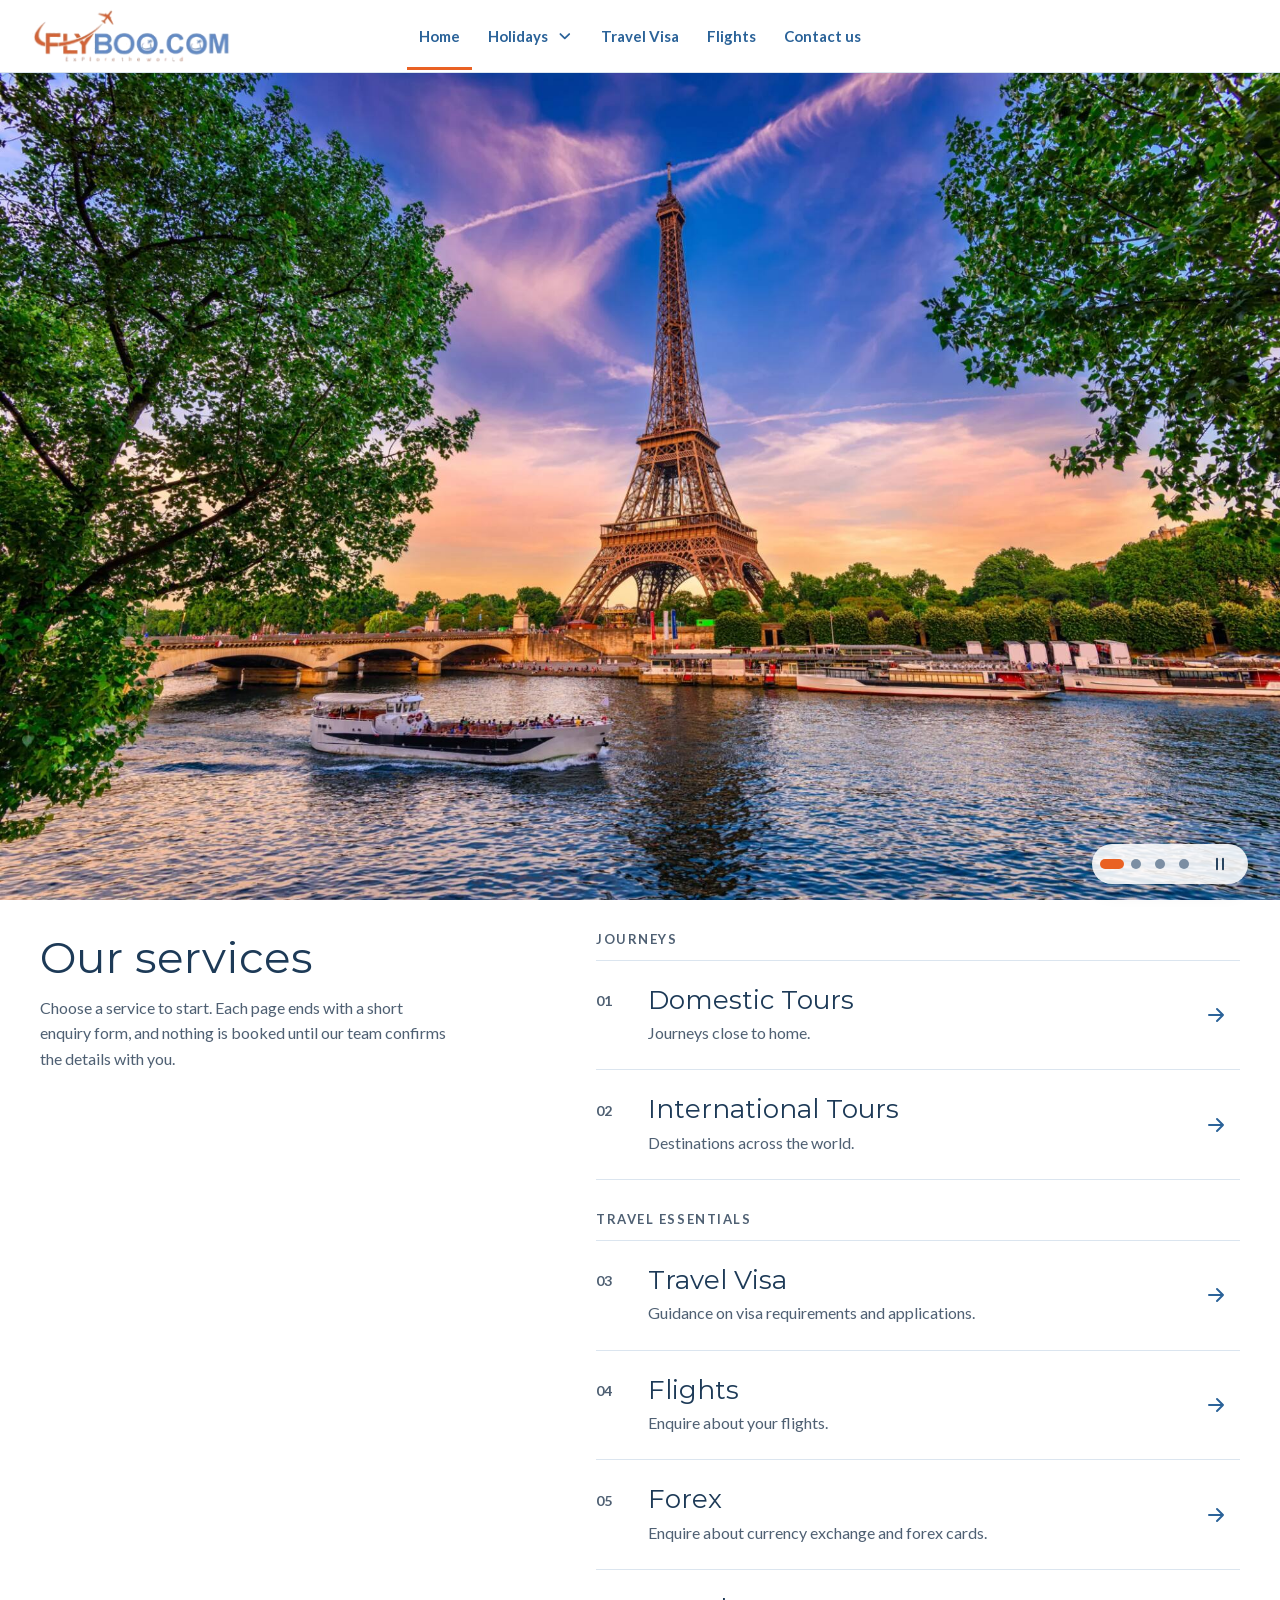
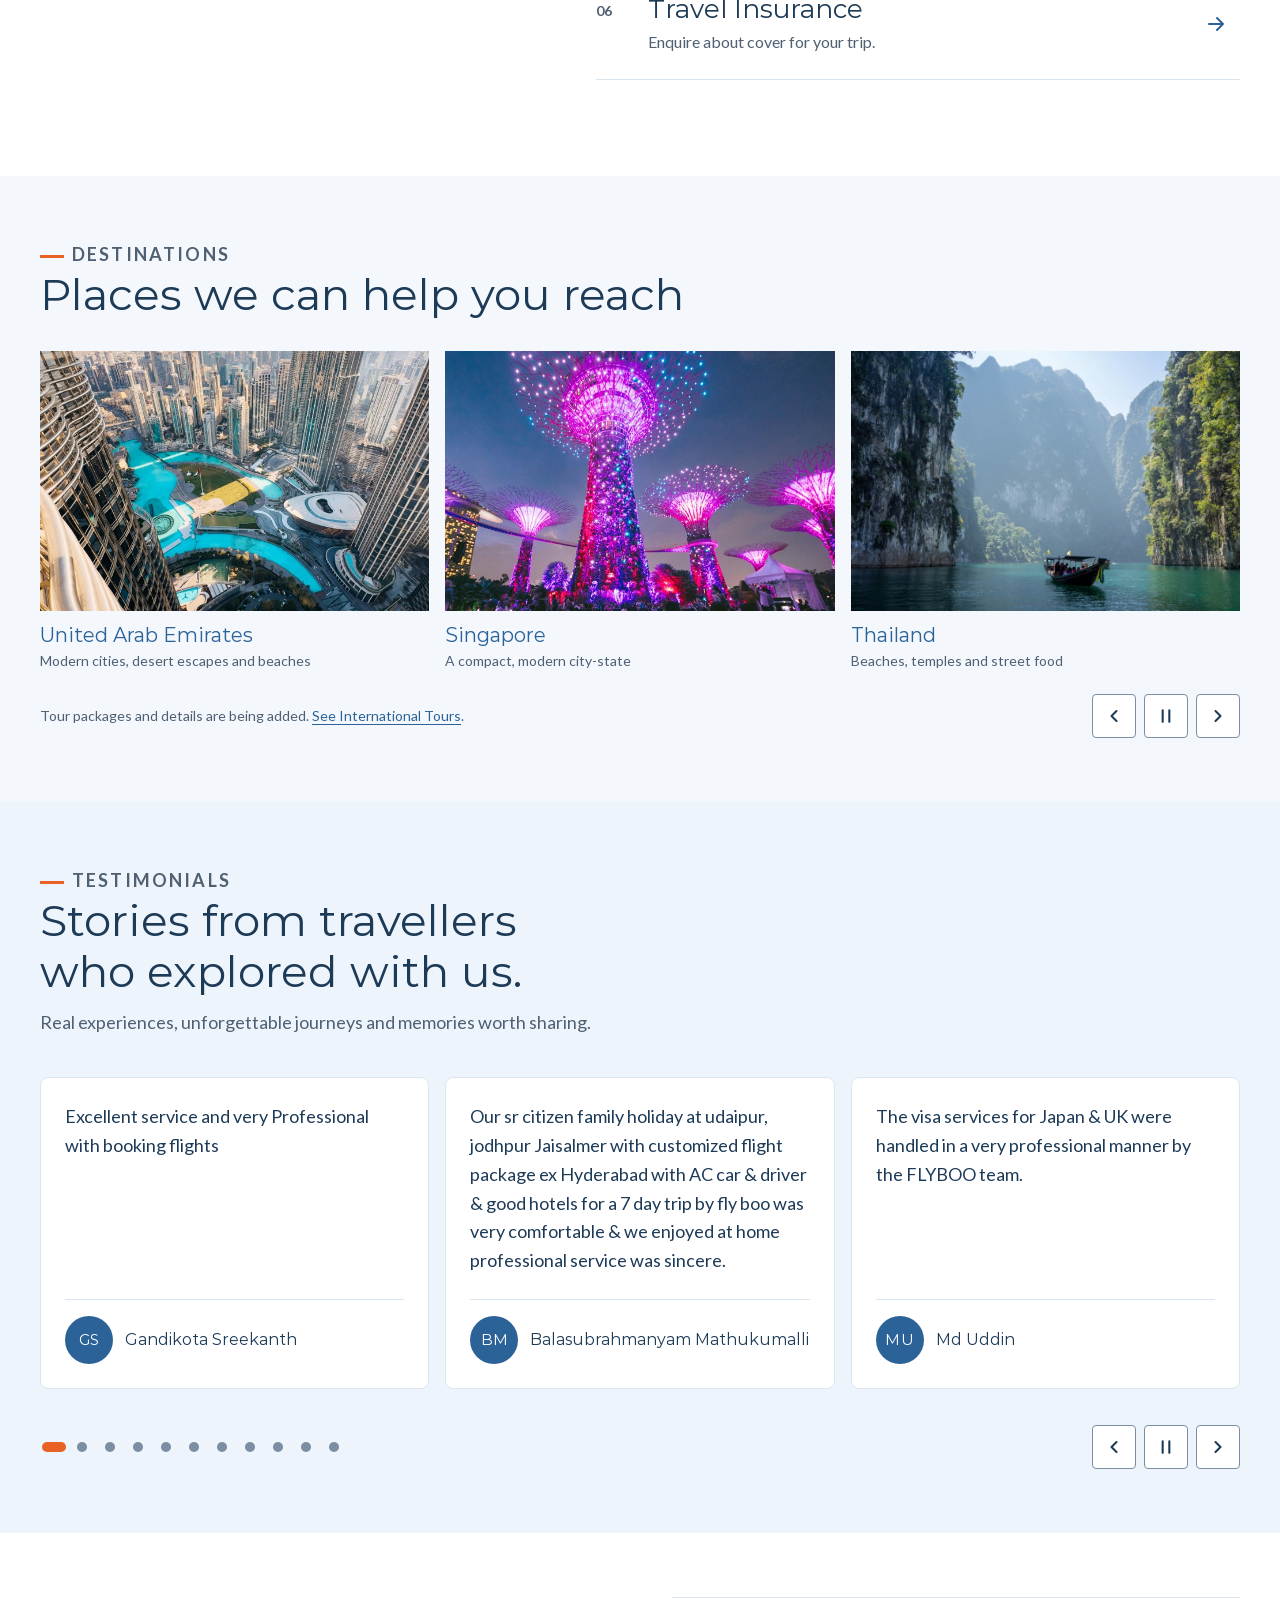
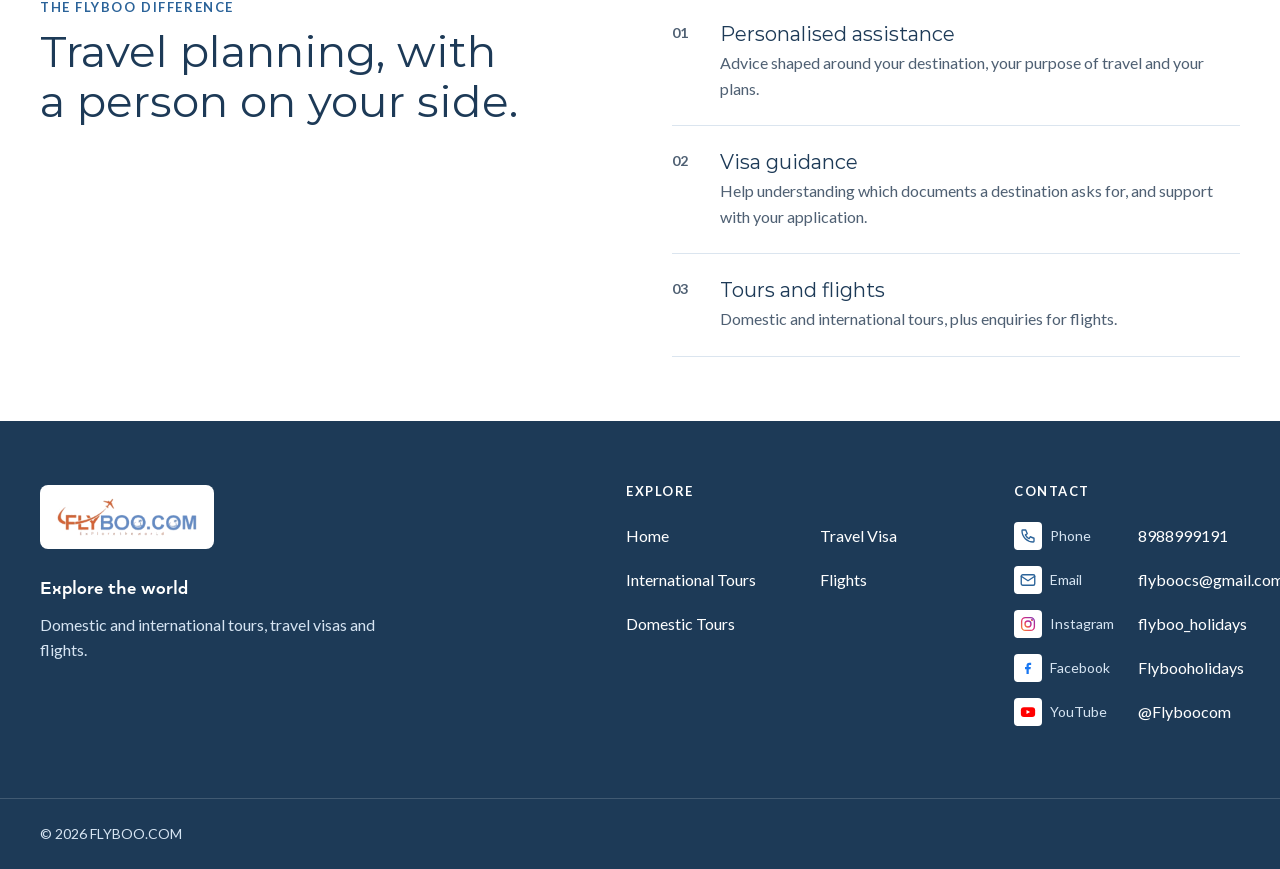
<file: index.html>
<!doctype html>
<html lang="en">
<head>
  <meta charset="utf-8">
  <meta name="viewport" content="width=device-width, initial-scale=1">
  <title>FLYBOO.COM — Explore the world</title>
  <meta name="description" content="FLYBOO.COM — domestic and international tours, travel visas and flights.">
  <meta name="theme-color" content="#ffffff">
  <script>document.documentElement.classList.add('js');</script>
  <link rel="stylesheet" href="assets/css/tokens.css?v=20261107a">
  <link rel="stylesheet" href="assets/css/main.css?v=20261122e">
  <link rel="stylesheet" href="assets/css/home.css?v=20261122b">
  <link rel="preload" href="assets/fonts/montserrat-var.woff2" as="font" type="font/woff2" crossorigin>
  <script src="assets/js/nav.js" defer></script>
  <script src="assets/js/gallery.js" defer></script>
  <script src="assets/js/dest-carousel.js" defer></script>
  <script src="assets/js/hero.js" defer></script>
  <script src="assets/js/testimonials.js" defer></script>
</head>
<body>
<div class="page-shell">
  <a class="skip-link" href="#main">Skip to main content</a>
  <header class="site-header">
    <div class="container site-header__inner">
      <a class="brand" href="index.html">
        <img src="assets/img/flyboo-logo.png" width="423" height="119" alt="FLYBOO.COM — Explore the world">
      </a>
      <button class="nav-toggle" type="button" aria-expanded="false" aria-controls="primary-nav">
        <svg class="icon-open" xmlns="http://www.w3.org/2000/svg" viewBox="0 0 24 24" fill="none" stroke="currentColor" stroke-width="2.5" stroke-linecap="round" aria-hidden="true" focusable="false"><path d="M4 7h16M4 12h16M4 17h16"/></svg>
        <svg class="icon-close" xmlns="http://www.w3.org/2000/svg" viewBox="0 0 24 24" fill="none" stroke="currentColor" stroke-width="2.5" stroke-linecap="round" aria-hidden="true" focusable="false"><path d="M6 6l12 12M18 6 6 18"/></svg>
        <span class="nav-toggle__label">Menu</span>
      </button>
      <nav class="primary-nav" id="primary-nav" aria-label="Primary">
        <ul>
          <li><a href="index.html" aria-current="page">Home</a></li>
          <li class="has-dropdown">
            <button class="nav-dropdown__toggle" type="button" aria-expanded="false" aria-controls="holidays-menu">Holidays <svg class="nav-dropdown__chevron" xmlns="http://www.w3.org/2000/svg" viewBox="0 0 20 20" fill="none" stroke="currentColor" stroke-width="2" stroke-linecap="round" stroke-linejoin="round" aria-hidden="true" focusable="false"><path d="m5 8 5 5 5-5"/></svg></button>
            <ul class="nav-dropdown" id="holidays-menu">
              <li><a href="international-tours.html">International Tours</a></li>
              <li><a href="domestic-tours.html">Domestic Tours</a></li>
            </ul>
          </li>
          <li><a href="travel-visa.html">Travel Visa</a></li>
          <li><a href="flights.html">Flights</a></li>
          <li><a href="contact.html">Contact us</a></li>
        </ul>
      </nav>
    </div>
  </header>

  <main id="main" tabindex="-1">

    <!-- A. Hero: auto-advancing slideshow of full-width photographs. The h1 is visually hidden.
         Controls (dots, pause/play) are added by assets/js/hero.js. Without JavaScript the first photo stays. -->
    <section class="home-hero" aria-labelledby="hero-title">
      <h1 id="hero-title" class="visually-hidden">FLYBOO.COM — Explore the world</h1>
      <div class="hero-carousel" role="group" aria-roledescription="carousel" aria-label="Featured destinations">
        <ul class="hero-track">
          <li class="hero-slide hero-slide--paris is-active" role="group" aria-roledescription="slide" aria-label="1 of 4">
            <img src="assets/img/home/hero-paris-2000.jpg" srcset="assets/img/home/hero-paris-1000.jpg 1000w, assets/img/home/hero-paris-2000.jpg 2000w" sizes="100vw" width="1999" height="1334" alt="The Eiffel Tower glowing at sunset above the River Seine in Paris, with a tour boat passing a stone bridge" fetchpriority="high" decoding="async">
          </li>
          <li class="hero-slide hero-slide--swiss" role="group" aria-roledescription="slide" aria-label="2 of 4" aria-hidden="true">
            <img src="assets/img/home/hero-swiss-1200.jpg" width="1200" height="630" alt="Snow-capped Swiss Alps reflected in a still mountain lake on a clear morning" loading="lazy" decoding="async">
          </li>
          <li class="hero-slide hero-slide--london" role="group" aria-roledescription="slide" aria-label="3 of 4" aria-hidden="true">
            <img src="assets/img/home/hero-london-1000.jpg" width="1000" height="656" alt="Big Ben and the Houses of Parliament beside the River Thames and Westminster Bridge at sunset, London" loading="lazy" decoding="async">
          </li>
          <li class="hero-slide hero-slide--japan" role="group" aria-roledescription="slide" aria-label="4 of 4" aria-hidden="true">
            <img src="assets/img/home/hero-japan-586.jpg" width="586" height="360" alt="A red multi-tiered pagoda among cherry blossoms with Mount Fuji glowing at sunset behind it, Japan" loading="lazy" decoding="async">
          </li>
        </ul>
      </div>
    </section>

    <!-- C. Service index -->
    <section class="home-section" id="services" aria-labelledby="services-title">
      <div class="container services">
        <div class="services__intro">
          <h2 id="services-title">Our services</h2>
          <p class="services__note">Choose a service to start. Each page ends with a short enquiry form, and nothing is booked until our team confirms the details with you.</p>
        </div>
        <div class="services__list">
          <div class="index-group">
            <h3 class="index-group__label">Journeys</h3>
            <ul class="index-list">
              <li><a class="index-row" href="domestic-tours.html"><span class="index-row__num" aria-hidden="true">01</span><span class="index-row__title">Domestic Tours</span><span class="index-row__text">Journeys close to home.</span><svg class="index-row__arrow" xmlns="http://www.w3.org/2000/svg" viewBox="0 0 24 24" fill="none" stroke="currentColor" stroke-width="2" stroke-linecap="round" stroke-linejoin="round" aria-hidden="true" focusable="false"><path d="M5 12h14M13 6l6 6-6 6"/></svg></a></li>
              <li><a class="index-row" href="international-tours.html"><span class="index-row__num" aria-hidden="true">02</span><span class="index-row__title">International Tours</span><span class="index-row__text">Destinations across the world.</span><svg class="index-row__arrow" xmlns="http://www.w3.org/2000/svg" viewBox="0 0 24 24" fill="none" stroke="currentColor" stroke-width="2" stroke-linecap="round" stroke-linejoin="round" aria-hidden="true" focusable="false"><path d="M5 12h14M13 6l6 6-6 6"/></svg></a></li>
            </ul>
          </div>
          <div class="index-group">
            <h3 class="index-group__label">Travel essentials</h3>
            <ul class="index-list">
              <li><a class="index-row" href="travel-visa.html"><span class="index-row__num" aria-hidden="true">03</span><span class="index-row__title">Travel Visa</span><span class="index-row__text">Guidance on visa requirements and applications.</span><svg class="index-row__arrow" xmlns="http://www.w3.org/2000/svg" viewBox="0 0 24 24" fill="none" stroke="currentColor" stroke-width="2" stroke-linecap="round" stroke-linejoin="round" aria-hidden="true" focusable="false"><path d="M5 12h14M13 6l6 6-6 6"/></svg></a></li>
              <li><a class="index-row" href="flights.html"><span class="index-row__num" aria-hidden="true">04</span><span class="index-row__title">Flights</span><span class="index-row__text">Enquire about your flights.</span><svg class="index-row__arrow" xmlns="http://www.w3.org/2000/svg" viewBox="0 0 24 24" fill="none" stroke="currentColor" stroke-width="2" stroke-linecap="round" stroke-linejoin="round" aria-hidden="true" focusable="false"><path d="M5 12h14M13 6l6 6-6 6"/></svg></a></li>
              <li><a class="index-row" href="forex.html"><span class="index-row__num" aria-hidden="true">05</span><span class="index-row__title">Forex</span><span class="index-row__text">Enquire about currency exchange and forex cards.</span><svg class="index-row__arrow" xmlns="http://www.w3.org/2000/svg" viewBox="0 0 24 24" fill="none" stroke="currentColor" stroke-width="2" stroke-linecap="round" stroke-linejoin="round" aria-hidden="true" focusable="false"><path d="M5 12h14M13 6l6 6-6 6"/></svg></a></li>
              <li><a class="index-row" href="travel-insurance.html"><span class="index-row__num" aria-hidden="true">06</span><span class="index-row__title">Travel Insurance</span><span class="index-row__text">Enquire about cover for your trip.</span><svg class="index-row__arrow" xmlns="http://www.w3.org/2000/svg" viewBox="0 0 24 24" fill="none" stroke="currentColor" stroke-width="2" stroke-linecap="round" stroke-linejoin="round" aria-hidden="true" focusable="false"><path d="M5 12h14M13 6l6 6-6 6"/></svg></a></li>
            </ul>
          </div>
        </div>
      </div>
    </section>

    <!-- D. Curated destinations. PLACEHOLDER ARTWORK on every image: replace with licensed photographs
         (about 1200×900, JPG/WebP) and add descriptive alt text. Destinations reuse those already on the Travel Visa page. -->
    <section class="home-section dest-section section--ivory" aria-labelledby="dest-title">
      <div class="container">
        <div class="home-head">
          <p class="eyebrow">Destinations</p>
          <h2 id="dest-title">Places we can help you reach</h2>
        </div>
        <div class="dest-carousel" role="group" aria-roledescription="carousel" aria-label="Destinations">
          <ul class="dest-track" tabindex="0" aria-label="Destinations, scroll sideways to see more">
            <li class="dest">
              <a href="international-tours.html">
                <div class="dest__media"><img class="pos-lake" src="assets/img/destinations/uae-1600.jpg" srcset="assets/img/destinations/uae-900.jpg 675w, assets/img/destinations/uae-1600.jpg 1200w" sizes="(min-width: 64em) 33vw, (min-width: 40em) 50vw, 100vw" width="1200" height="1600" alt="Aerial view from a Dubai skyscraper over the turquoise Dubai Fountain lake and downtown towers" loading="lazy" decoding="async"></div>
                <h3 class="dest__name">United Arab Emirates</h3>
                <p class="dest__meta">Modern cities, desert escapes and beaches</p>
              </a>
            </li>
            <li class="dest">
              <a href="international-tours.html">
                <div class="dest__media"><img src="assets/img/destinations/singapore-gardens-900.jpg" width="900" height="506" alt="Illuminated Supertrees glowing pink and purple at night in Gardens by the Bay, Singapore" loading="lazy" decoding="async"></div>
                <h3 class="dest__name">Singapore</h3>
                <p class="dest__meta">A compact, modern city-state</p>
              </a>
            </li>
            <li class="dest">
              <a href="international-tours.html">
                <div class="dest__media"><img src="assets/img/destinations/thailand-boat-900.jpg" width="900" height="600" alt="Longtail boat on a turquoise lake between misty limestone cliffs in Thailand" loading="lazy" decoding="async"></div>
                <h3 class="dest__name">Thailand</h3>
                <p class="dest__meta">Beaches, temples and street food</p>
              </a>
            </li>
            <li class="dest">
              <a href="international-tours.html">
                <div class="dest__media"><img src="assets/img/destinations/malaysia-900.jpg" width="900" height="605" alt="Petronas Twin Towers and the Kuala Lumpur skyline lit up at dusk" loading="lazy" decoding="async"></div>
                <h3 class="dest__name">Malaysia</h3>
                <p class="dest__meta">Rainforests, islands and vibrant cities</p>
              </a>
            </li>
          </ul>
          <p class="dest-note">Tour packages and details are being added. <a href="international-tours.html">See International Tours</a>.</p>
        </div>
      </div>
    </section>

    <!-- F. Testimonials. Real customer reviews supplied by FLYBOO. The last five cards are anonymous
         reviews and are credited to "FLYBOO traveller". -->
    <section class="home-section testi-section section--sky" aria-labelledby="testi-title">
      <div class="container">
        <div class="home-head">
          <p class="eyebrow">Testimonials</p>
          <h2 id="testi-title">Stories from travellers who explored with us.</h2>
          <p>Real experiences, unforgettable journeys and memories worth sharing.</p>
        </div>
        <div class="testi-carousel" role="group" aria-roledescription="carousel" aria-label="Traveller testimonials">
          <ul class="testi-track" tabindex="0" aria-label="Testimonials, scroll sideways to see more">
            <li class="testi">
              <figure class="testi__card">
                <blockquote class="testi__quote"><p>Excellent service and very Professional with booking flights</p></blockquote>
                <figcaption class="testi__who">
                  <span class="testi__avatar" aria-hidden="true">GS</span>
                  <span class="testi__id"><span class="testi__name">Gandikota Sreekanth</span></span>
                </figcaption>
              </figure>
            </li>
            <li class="testi">
              <figure class="testi__card">
                <blockquote class="testi__quote"><p>Our sr citizen family holiday at udaipur, jodhpur Jaisalmer with customized flight package ex Hyderabad with AC car &amp; driver &amp; good hotels for a 7 day trip by fly boo was very comfortable &amp; we enjoyed at home professional service was sincere.</p></blockquote>
                <figcaption class="testi__who">
                  <span class="testi__avatar" aria-hidden="true">BM</span>
                  <span class="testi__id"><span class="testi__name">Balasubrahmanyam Mathukumalli</span></span>
                </figcaption>
              </figure>
            </li>
            <li class="testi">
              <figure class="testi__card">
                <blockquote class="testi__quote"><p>The visa services for Japan &amp; UK were handled in a very professional manner by the FLYBOO team.</p></blockquote>
                <figcaption class="testi__who">
                  <span class="testi__avatar" aria-hidden="true">MU</span>
                  <span class="testi__id"><span class="testi__name">Md Uddin</span></span>
                </figcaption>
              </figure>
            </li>
            <li class="testi">
              <figure class="testi__card">
                <blockquote class="testi__quote"><p>My &amp; along with my father of six for USA visa from filling DS-160, Slot booking &amp; giving training for interview was excellent &amp; supportive way.</p></blockquote>
                <figcaption class="testi__who">
                  <span class="testi__avatar" aria-hidden="true">SM</span>
                  <span class="testi__id"><span class="testi__name">Srimanth Mogili</span></span>
                </figcaption>
              </figure>
            </li>
            <li class="testi">
              <figure class="testi__card">
                <blockquote class="testi__quote"><p>My &amp; my wife’s Canada visa was rejected once after connecting to FLYBOO. Our visa got approved.</p></blockquote>
                <figcaption class="testi__who">
                  <span class="testi__avatar" aria-hidden="true">OS</span>
                  <span class="testi__id"><span class="testi__name">Omer Abu Talib Syed</span></span>
                </figcaption>
              </figure>
            </li>
            <li class="testi">
              <figure class="testi__card">
                <blockquote class="testi__quote"><p>Enjoyed tour to Manail with FLYBOO great services</p></blockquote>
                <figcaption class="testi__who">
                  <span class="testi__avatar" aria-hidden="true">MM</span>
                  <span class="testi__id"><span class="testi__name">Mounika M</span></span>
                </figcaption>
              </figure>
            </li>
            <li class="testi">
              <figure class="testi__card">
                <blockquote class="testi__quote"><p>Booked my honeymoon tour to Bali with FLYBOO very comfortable tour &amp; arrangements were excellent</p></blockquote>
                <figcaption class="testi__who">
                  <span class="testi__avatar" aria-hidden="true">AR</span>
                  <span class="testi__id"><span class="testi__name">Akhil Reddy</span></span>
                </figcaption>
              </figure>
            </li>
            <li class="testi">
              <figure class="testi__card">
                <blockquote class="testi__quote"><p>Booked boys thailand trip with FLYBOO services was great from flights to hotels</p></blockquote>
                <figcaption class="testi__who">
                  <span class="testi__avatar" aria-hidden="true">VK</span>
                  <span class="testi__id"><span class="testi__name">Varun Kumar</span></span>
                </figcaption>
              </figure>
            </li>
            <li class="testi">
              <figure class="testi__card">
                <blockquote class="testi__quote"><p>Had a great experience with Flyboo Holidays. The visa consultation and documentation process was smooth and well explained. The team was supportive throughout.</p></blockquote>
                <figcaption class="testi__who">
                  <span class="testi__avatar" aria-hidden="true">FT</span>
                  <span class="testi__id"><span class="testi__name">FLYBOO traveller</span></span>
                </figcaption>
              </figure>
            </li>
            <li class="testi">
              <figure class="testi__card">
                <blockquote class="testi__quote"><p>Flyboo Holidays made our travel planning so easy. From flight bookings to hotel suggestions, everything was handled professionally. Highly recommended!</p></blockquote>
                <figcaption class="testi__who">
                  <span class="testi__avatar" aria-hidden="true">FT</span>
                  <span class="testi__id"><span class="testi__name">FLYBOO traveller</span></span>
                </figcaption>
              </figure>
            </li>
            <li class="testi">
              <figure class="testi__card">
                <blockquote class="testi__quote"><p>The team was very friendly and approachable. They patiently answered all our questions and guided us at every step. Really happy with their service.</p></blockquote>
                <figcaption class="testi__who">
                  <span class="testi__avatar" aria-hidden="true">FT</span>
                  <span class="testi__id"><span class="testi__name">FLYBOO traveller</span></span>
                </figcaption>
              </figure>
            </li>
            <li class="testi">
              <figure class="testi__card">
                <blockquote class="testi__quote"><p>We had a wonderful holiday experience. The planning was convenient, the hotel arrangements were good, and the overall support was excellent.</p></blockquote>
                <figcaption class="testi__who">
                  <span class="testi__avatar" aria-hidden="true">FT</span>
                  <span class="testi__id"><span class="testi__name">FLYBOO traveller</span></span>
                </figcaption>
              </figure>
            </li>
            <li class="testi">
              <figure class="testi__card">
                <blockquote class="testi__quote"><p>I appreciate the professional guidance provided by Flyboo Holidays. They explained the documentation requirements clearly and made the process easier for us.</p></blockquote>
                <figcaption class="testi__who">
                  <span class="testi__avatar" aria-hidden="true">FT</span>
                  <span class="testi__id"><span class="testi__name">FLYBOO traveller</span></span>
                </figcaption>
              </figure>
            </li>
          </ul>
        </div>
      </div>
    </section>

    <!-- E. The FLYBOO difference -->
    <section class="home-section difference-section" aria-labelledby="diff-title">
      <div class="container difference">
        <div>
          <p class="eyebrow">The FLYBOO difference</p>
          <h2 id="diff-title">Travel planning, with a person on your side.</h2>
        </div>
        <ol class="points" aria-label="What FLYBOO offers">
          <li><h3>Personalised assistance</h3><p>Advice shaped around your destination, your purpose of travel and your plans.</p></li>
          <li><h3>Visa guidance</h3><p>Help understanding which documents a destination asks for, and support with your application.</p></li>
          <li><h3>Tours and flights</h3><p>Domestic and international tours, plus enquiries for flights.</p></li>
        </ol>
      </div>
    </section>
  </main>

  <footer class="site-footer">
    <div class="container footer__grid">
      <div class="footer__brand">
        <a class="footer__logo" href="index.html">
          <img src="assets/img/flyboo-logo.png" width="423" height="119" alt="FLYBOO.COM — Explore the world">
        </a>
        <p class="footer__tagline">Explore the world</p>
        <p class="footer__about">Domestic and international tours, travel visas and flights.</p>
      </div>
      <nav class="footer__nav" aria-label="Footer">
        <h2 class="footer__heading">Explore</h2>
        <ul class="footer__links">
          <li><a href="index.html">Home</a></li>
          <li><a href="international-tours.html">International Tours</a></li>
          <li><a href="domestic-tours.html">Domestic Tours</a></li>
          <li><a href="travel-visa.html">Travel Visa</a></li>
          <li><a href="flights.html">Flights</a></li>
        </ul>
      </nav>
      <div class="footer__contact">
        <h2 class="footer__heading">Contact</h2>
        <ul class="footer__links footer__links--stack">
          <li><span class="footer__label"><svg class="footer__icon" xmlns="http://www.w3.org/2000/svg" viewBox="0 0 24 24" fill="none" stroke="currentColor" stroke-width="1.8" stroke-linecap="round" stroke-linejoin="round" aria-hidden="true" focusable="false"><path d="M5 4h4l2 5-2.5 1.5a11 11 0 0 0 5 5L15 13l5 2v4a1 1 0 0 1-1 1A15 15 0 0 1 4 5a1 1 0 0 1 1-1z"/></svg>Phone</span><a href="tel:+918988999191">8988999191</a></li>
          <li><span class="footer__label"><svg class="footer__icon" xmlns="http://www.w3.org/2000/svg" viewBox="0 0 24 24" fill="none" stroke="currentColor" stroke-width="1.8" stroke-linecap="round" stroke-linejoin="round" aria-hidden="true" focusable="false"><rect x="3" y="5" width="18" height="14" rx="2"/><path d="M3 7l9 6 9-6"/></svg>Email</span><a href="mailto:flyboocs@gmail.com">flyboocs@gmail.com</a></li>
          <li><span class="footer__label"><svg class="footer__icon footer__icon--instagram" xmlns="http://www.w3.org/2000/svg" viewBox="0 0 24 24" fill="none" stroke="currentColor" stroke-width="1.8" stroke-linecap="round" stroke-linejoin="round" aria-hidden="true" focusable="false"><defs><linearGradient id="ig-grad" x1="0" y1="1" x2="1" y2="0"><stop offset="0" stop-color="#f58529"/><stop offset="0.5" stop-color="#dd2a7b"/><stop offset="1" stop-color="#8134af"/></linearGradient></defs><rect x="3.5" y="3.5" width="17" height="17" rx="5"/><circle cx="12" cy="12" r="4"/><circle cx="17.2" cy="6.8" r="0.6" fill="url(#ig-grad)"/></svg>Instagram</span><a href="https://www.instagram.com/flyboo_holidays" target="_blank" rel="noopener noreferrer">flyboo_holidays<span class="visually-hidden"> (opens in a new tab)</span></a></li>
          <li><span class="footer__label"><svg class="footer__icon footer__icon--facebook" xmlns="http://www.w3.org/2000/svg" viewBox="0 0 24 24" fill="currentColor" aria-hidden="true" focusable="false"><path d="M14 8h2.2V5H13.6C11.2 5 10 6.5 10 8.7V10.5H8v3h2V20h3v-6.5h2.3l.5-3H13V9c0-.6.3-1 1-1z"/></svg>Facebook</span><a href="https://www.facebook.com/Flybooholidays" target="_blank" rel="noopener noreferrer">Flybooholidays<span class="visually-hidden"> (opens in a new tab)</span></a></li>
          <li><span class="footer__label"><svg class="footer__icon footer__icon--youtube" xmlns="http://www.w3.org/2000/svg" viewBox="0 0 24 24" fill="none" stroke="currentColor" stroke-width="1.8" stroke-linecap="round" stroke-linejoin="round" aria-hidden="true" focusable="false"><rect x="2.5" y="5.5" width="19" height="13" rx="4" fill="currentColor" stroke="none"/><path d="M10 9.2v5.6l4.8-2.8z" fill="#fff" stroke="none"/></svg>YouTube</span><a href="https://www.youtube.com/@Flyboocom" target="_blank" rel="noopener noreferrer">@Flyboocom<span class="visually-hidden"> (opens in a new tab)</span></a></li>
        </ul>
      </div>
    </div>
    <div class="footer__bottom">
      <div class="container">
        <p>&copy; 2026 FLYBOO.COM</p>
      </div>
    </div>
  </footer>
</div>
</body>
</html>
</file>
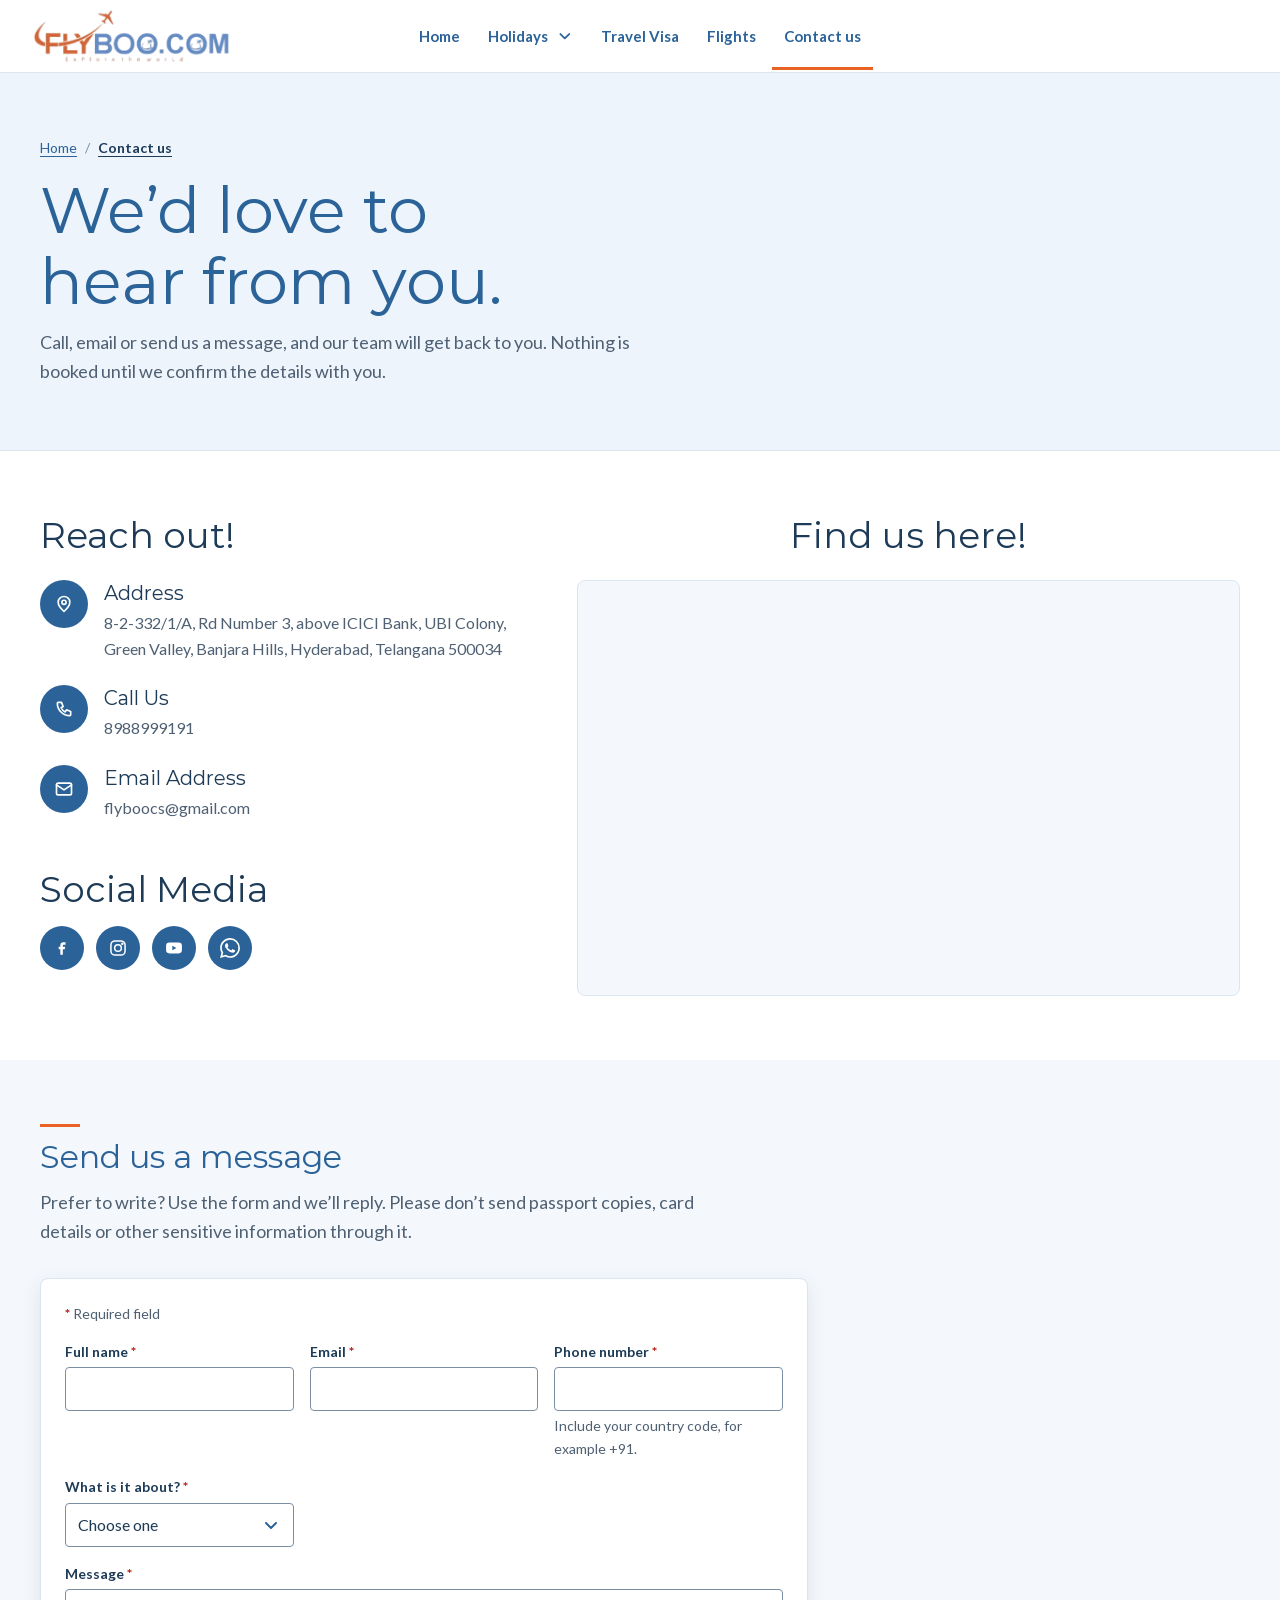
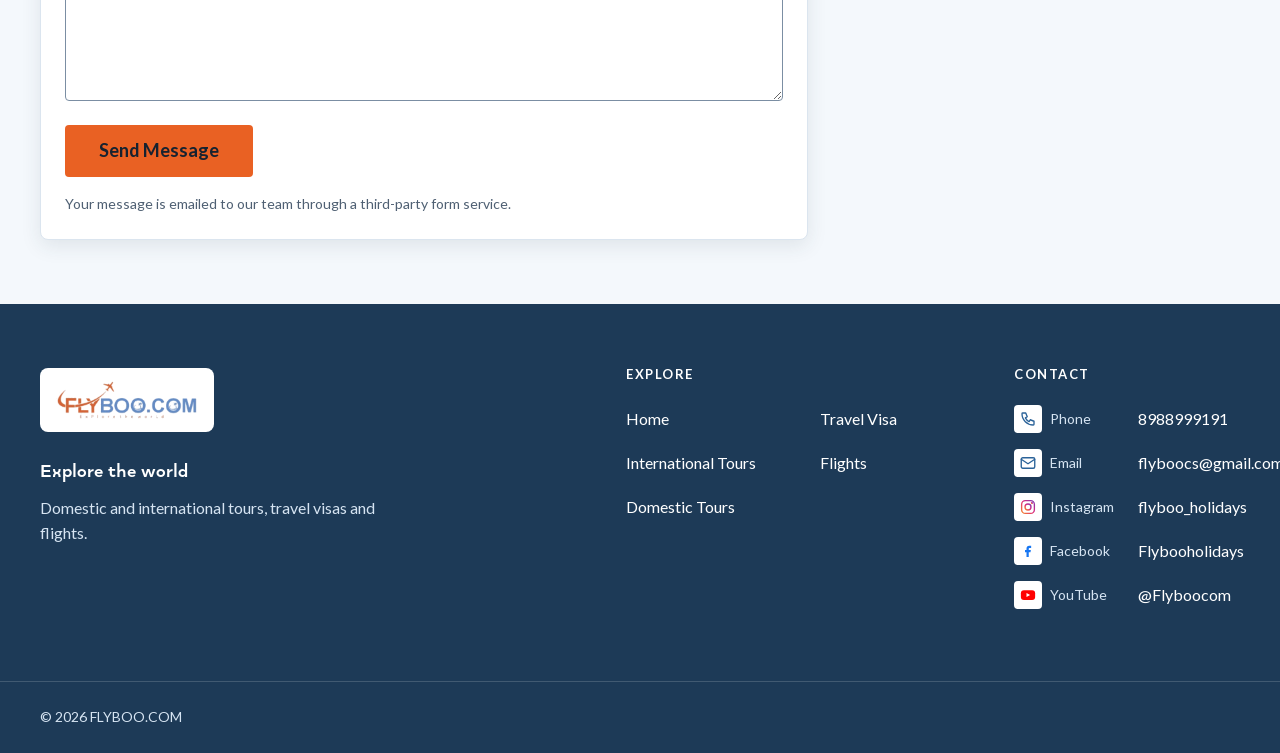
<file: contact.html>
<!doctype html>
<html lang="en">
<head>
  <meta charset="utf-8">
  <meta name="viewport" content="width=device-width, initial-scale=1">
  <title>Contact — FLYBOO.COM</title>
  <meta name="description" content="Contact FLYBOO.COM by phone, email or message.">
  <meta name="theme-color" content="#ffffff">
  <script>document.documentElement.classList.add('js');</script>
  <link rel="stylesheet" href="assets/css/tokens.css?v=20261028b">
  <link rel="stylesheet" href="assets/css/main.css?v=20261122e">
  <link rel="stylesheet" href="assets/css/service.css?v=20261121b">
  <script src="assets/js/nav.js" defer></script>
  <script src="assets/js/enquiry.js" defer></script>
</head>
<body>
<div class="page-shell">
  <a class="skip-link" href="#main">Skip to main content</a>
  <header class="site-header">
    <div class="container site-header__inner">
      <a class="brand" href="index.html">
        <img src="assets/img/flyboo-logo.png" width="423" height="119" alt="FLYBOO.COM — Explore the world">
      </a>
      <button class="nav-toggle" type="button" aria-expanded="false" aria-controls="primary-nav">
        <svg class="icon-open" xmlns="http://www.w3.org/2000/svg" viewBox="0 0 24 24" fill="none" stroke="currentColor" stroke-width="2.5" stroke-linecap="round" aria-hidden="true" focusable="false"><path d="M4 7h16M4 12h16M4 17h16"/></svg>
        <svg class="icon-close" xmlns="http://www.w3.org/2000/svg" viewBox="0 0 24 24" fill="none" stroke="currentColor" stroke-width="2.5" stroke-linecap="round" aria-hidden="true" focusable="false"><path d="M6 6l12 12M18 6 6 18"/></svg>
        <span class="nav-toggle__label">Menu</span>
      </button>
      <nav class="primary-nav" id="primary-nav" aria-label="Primary">
        <ul>
          <li><a href="index.html">Home</a></li>
          <li class="has-dropdown">
            <button class="nav-dropdown__toggle" type="button" aria-expanded="false" aria-controls="holidays-menu">Holidays <svg class="nav-dropdown__chevron" xmlns="http://www.w3.org/2000/svg" viewBox="0 0 20 20" fill="none" stroke="currentColor" stroke-width="2" stroke-linecap="round" stroke-linejoin="round" aria-hidden="true" focusable="false"><path d="m5 8 5 5 5-5"/></svg></button>
            <ul class="nav-dropdown" id="holidays-menu">
              <li><a href="international-tours.html">International Tours</a></li>
              <li><a href="domestic-tours.html">Domestic Tours</a></li>
            </ul>
          </li>
          <li><a href="travel-visa.html">Travel Visa</a></li>
          <li><a href="flights.html">Flights</a></li>
          <li><a href="contact.html" aria-current="page">Contact us</a></li>
        </ul>
      </nav>
    </div>
  </header>

  <main id="main" tabindex="-1">
    <section class="page-banner" aria-labelledby="page-title">
      <div class="container">
        <nav class="breadcrumb" aria-label="Breadcrumb"><ol><li><a href="index.html">Home</a></li><li><a href="contact.html" aria-current="page">Contact us</a></li></ol></nav>
        <h1 id="page-title">We&rsquo;d love to hear from you.</h1>
        <p>Call, email or send us a message, and our team will get back to you. Nothing is booked until we confirm the details with you.</p>
      </div>
    </section>

    <section class="section" id="reach" aria-labelledby="reach-title">
      <div class="container reach">
        <div class="reach__info">
          <h2 id="reach-title" class="reach__title">Reach out!</h2>
          <ul class="reach-list">
            <li class="reach-item">
              <span class="reach-item__icon" aria-hidden="true"><svg xmlns="http://www.w3.org/2000/svg" viewBox="0 0 24 24" fill="none" stroke="currentColor" stroke-width="2" stroke-linecap="round" stroke-linejoin="round" focusable="false"><path d="M12 21s-7-6.2-7-11a7 7 0 1 1 14 0c0 4.8-7 11-7 11z"/><circle cx="12" cy="10" r="2.5"/></svg></span>
              <div>
                <h3 class="reach-item__title">Address</h3>
                <p><a href="https://www.google.com/maps/search/?api=1&query=8-2-332%2F1%2FA%2C%20Rd%20Number%203%2C%20above%20ICICI%20Bank%2C%20UBI%20Colony%2C%20Green%20Valley%2C%20Banjara%20Hills%2C%20Hyderabad%2C%20Telangana%20500034" target="_blank" rel="noopener noreferrer">8-2-332/1/A, Rd Number 3, above ICICI Bank, UBI Colony, Green Valley, Banjara Hills, Hyderabad, Telangana 500034<span class="visually-hidden"> (opens in Google Maps in a new tab)</span></a></p>
              </div>
            </li>
            <li class="reach-item">
              <span class="reach-item__icon" aria-hidden="true"><svg xmlns="http://www.w3.org/2000/svg" viewBox="0 0 24 24" fill="none" stroke="currentColor" stroke-width="2" stroke-linecap="round" stroke-linejoin="round" focusable="false"><path d="M5 4h4l2 5-2.5 1.5a11 11 0 0 0 5 5L15 13l5 2v4a1 1 0 0 1-1 1A15 15 0 0 1 4 5a1 1 0 0 1 1-1z"/></svg></span>
              <div>
                <h3 class="reach-item__title">Call Us</h3>
                <p><a href="tel:+918988999191">8988999191</a></p>
              </div>
            </li>
            <li class="reach-item">
              <span class="reach-item__icon" aria-hidden="true"><svg xmlns="http://www.w3.org/2000/svg" viewBox="0 0 24 24" fill="none" stroke="currentColor" stroke-width="2" stroke-linecap="round" stroke-linejoin="round" focusable="false"><rect x="3" y="5" width="18" height="14" rx="2"/><path d="M3 7l9 6 9-6"/></svg></span>
              <div>
                <h3 class="reach-item__title">Email Address</h3>
                <p><a href="mailto:flyboocs@gmail.com">flyboocs@gmail.com</a></p>
              </div>
            </li>
          </ul>
          <h2 class="reach__title reach__title--social">Social Media</h2>
          <ul class="social-row">
            <li><a class="social-link" href="https://www.facebook.com/Flybooholidays" target="_blank" rel="noopener noreferrer"><svg xmlns="http://www.w3.org/2000/svg" viewBox="0 0 24 24" fill="currentColor" aria-hidden="true" focusable="false"><path d="M14 8h2.2V5H13.6C11.2 5 10 6.5 10 8.7V10.5H8v3h2V20h3v-6.5h2.3l.5-3H13V9c0-.6.3-1 1-1z"/></svg><span class="visually-hidden">Facebook (opens in a new tab)</span></a></li>
            <li><a class="social-link" href="https://www.instagram.com/flyboo_holidays" target="_blank" rel="noopener noreferrer"><svg xmlns="http://www.w3.org/2000/svg" viewBox="0 0 24 24" fill="none" stroke="currentColor" stroke-width="1.8" stroke-linecap="round" stroke-linejoin="round" aria-hidden="true" focusable="false"><rect x="3.5" y="3.5" width="17" height="17" rx="5"/><circle cx="12" cy="12" r="4"/><circle cx="17.2" cy="6.8" r="0.6" fill="currentColor"/></svg><span class="visually-hidden">Instagram (opens in a new tab)</span></a></li>
            <li><a class="social-link" href="https://www.youtube.com/@Flyboocom" target="_blank" rel="noopener noreferrer"><svg xmlns="http://www.w3.org/2000/svg" viewBox="0 0 24 24" aria-hidden="true" focusable="false"><rect x="2.5" y="5.5" width="19" height="13" rx="4" fill="currentColor"/><path class="social-link__play" d="M10 9.2v5.6l4.8-2.8z"/></svg><span class="visually-hidden">YouTube (opens in a new tab)</span></a></li>
            <li><a class="social-link" href="https://wa.me/918988999191" target="_blank" rel="noopener noreferrer"><svg xmlns="http://www.w3.org/2000/svg" viewBox="0 0 24 24" fill="currentColor" aria-hidden="true" focusable="false"><path d="M17.472 14.382c-.297-.149-1.758-.867-2.03-.967-.273-.099-.471-.148-.67.15-.197.297-.767.966-.94 1.164-.173.199-.347.223-.644.075-.297-.15-1.255-.463-2.39-1.475-.883-.788-1.48-1.761-1.653-2.059-.173-.297-.018-.458.13-.606.134-.133.298-.347.446-.52.149-.174.198-.298.298-.497.099-.198.05-.371-.025-.52-.075-.149-.669-1.612-.916-2.207-.242-.579-.487-.5-.669-.51-.173-.008-.371-.01-.57-.01-.198 0-.52.074-.792.372-.272.297-1.04 1.016-1.04 2.479 0 1.462 1.065 2.875 1.213 3.074.149.198 2.096 3.2 5.077 4.487.709.306 1.262.489 1.694.625.712.227 1.36.195 1.871.118.571-.085 1.758-.719 2.006-1.413.248-.694.248-1.289.173-1.413-.074-.124-.272-.198-.57-.347m-5.421 7.403h-.004a9.87 9.87 0 01-5.031-1.378l-.361-.214-3.741.982.998-3.648-.235-.374a9.86 9.86 0 01-1.51-5.26c.001-5.45 4.436-9.884 9.888-9.884 2.64 0 5.122 1.03 6.988 2.898a9.825 9.825 0 012.893 6.994c-.003 5.45-4.437 9.884-9.885 9.884m8.413-18.297A11.815 11.815 0 0012.05 0C5.495 0 .16 5.335.157 11.892c0 2.096.547 4.142 1.588 5.945L.057 24l6.305-1.654a11.882 11.882 0 005.683 1.448h.005c6.554 0 11.89-5.335 11.893-11.893a11.821 11.821 0 00-3.48-8.413z"/></svg><span class="visually-hidden">WhatsApp, 8988999191 (opens in a new tab)</span></a></li>
          </ul>
        </div>
        <div class="reach__map">
          <h2 class="reach__title reach__title--map">Find us here!</h2>
          <div class="map-frame">
            <iframe title="Map showing the FLYBOO.COM office in Banjara Hills, Hyderabad" src="https://www.google.com/maps?q=8-2-332%2F1%2FA%2C%20Rd%20Number%203%2C%20above%20ICICI%20Bank%2C%20UBI%20Colony%2C%20Green%20Valley%2C%20Banjara%20Hills%2C%20Hyderabad%2C%20Telangana%20500034&output=embed" loading="lazy" referrerpolicy="no-referrer-when-downgrade" allowfullscreen></iframe>
          </div>
        </div>
      </div>
    </section>

    <section class="section section--tint" id="enquiry" aria-labelledby="contact-title">
      <div class="container">
        <div class="section-heading">
          <h2 id="contact-title">Send us a message</h2>
          <p>Prefer to write? Use the form and we&rsquo;ll reply. Please don&rsquo;t send passport copies, card details or other sensitive information through it.</p>
        </div>
        <div class="contact-form-wrap">
          <form class="search-panel" id="contact-form" data-enquiry="contact" data-endpoint="https://formsubmit.co/ajax/flyboocs@gmail.com" data-subject="New message from the FLYBOO.COM contact form" novalidate>
          <noscript><p class="form-message form-message--notice">This form needs JavaScript to work. Please enable it and reload the page, or contact us by phone or email.</p></noscript>
          <div class="form-message" tabindex="-1" hidden></div>
          <p class="form-privacy form-privacy--first"><span class="req" aria-hidden="true">*</span> Required field</p>
          <div class="form-grid">
            <div class="field hp" aria-hidden="true">
              <label for="enq-honey">Leave this field empty</label>
              <input class="input" id="enq-honey" name="_honey" type="text" tabindex="-1" autocomplete="off">
            </div>
            <div class="field">
              <label for="enq-name">Full name <span class="req" aria-hidden="true">*</span></label>
              <input class="input" id="enq-name" name="name" type="text" required aria-describedby="enq-name-error" autocomplete="name">
              <span class="error" id="enq-name-error" hidden></span>
            </div>
            <div class="field">
              <label for="enq-email">Email <span class="req" aria-hidden="true">*</span></label>
              <input class="input" id="enq-email" name="email" type="email" required aria-describedby="enq-email-error" autocomplete="email">
              <span class="error" id="enq-email-error" hidden></span>
            </div>
            <div class="field">
              <label for="enq-phone">Phone number <span class="req" aria-hidden="true">*</span></label>
              <input class="input" id="enq-phone" name="phone" type="tel" required aria-describedby="enq-phone-hint enq-phone-error" autocomplete="tel">
              <span class="hint" id="enq-phone-hint">Include your country code, for example +91.</span>
              <span class="error" id="enq-phone-error" hidden></span>
            </div>
            <div class="field">
              <label for="enq-topic">What is it about? <span class="req" aria-hidden="true">*</span></label>
              <select class="select" id="enq-topic" name="topic" required aria-describedby="enq-topic-error">
                <option value="">Choose one</option>
                <option>International tour</option>
                <option>Domestic tour</option>
                <option>Travel visa</option>
                <option>Flights</option>
                <option>Something else</option>
              </select>
              <span class="error" id="enq-topic-error" hidden></span>
            </div>
            <div class="field field--full">
              <label for="enq-message">Message <span class="req" aria-hidden="true">*</span></label>
              <textarea class="textarea" id="enq-message" name="message" required maxlength="1000" aria-describedby="enq-message-error"></textarea>
              <span class="error" id="enq-message-error" hidden></span>
            </div>
          </div>
          <div class="form-actions">
            <button class="btn btn--primary btn--lg" type="submit">Send Message</button>
          </div>
          <p class="form-privacy">Your message is emailed to our team through a third-party form service.</p>
        </form>
        </div>
      </div>
    </section>
  </main>

  <footer class="site-footer">
    <div class="container footer__grid">
      <div class="footer__brand">
        <a class="footer__logo" href="index.html">
          <img src="assets/img/flyboo-logo.png" width="423" height="119" alt="FLYBOO.COM — Explore the world">
        </a>
        <p class="footer__tagline">Explore the world</p>
        <p class="footer__about">Domestic and international tours, travel visas and flights.</p>
      </div>
      <nav class="footer__nav" aria-label="Footer">
        <h2 class="footer__heading">Explore</h2>
        <ul class="footer__links">
          <li><a href="index.html">Home</a></li>
          <li><a href="international-tours.html">International Tours</a></li>
          <li><a href="domestic-tours.html">Domestic Tours</a></li>
          <li><a href="travel-visa.html">Travel Visa</a></li>
          <li><a href="flights.html">Flights</a></li>
        </ul>
      </nav>
      <div class="footer__contact">
        <h2 class="footer__heading">Contact</h2>
        <ul class="footer__links footer__links--stack">
          <li><span class="footer__label"><svg class="footer__icon" xmlns="http://www.w3.org/2000/svg" viewBox="0 0 24 24" fill="none" stroke="currentColor" stroke-width="1.8" stroke-linecap="round" stroke-linejoin="round" aria-hidden="true" focusable="false"><path d="M5 4h4l2 5-2.5 1.5a11 11 0 0 0 5 5L15 13l5 2v4a1 1 0 0 1-1 1A15 15 0 0 1 4 5a1 1 0 0 1 1-1z"/></svg>Phone</span><a href="tel:+918988999191">8988999191</a></li>
          <li><span class="footer__label"><svg class="footer__icon" xmlns="http://www.w3.org/2000/svg" viewBox="0 0 24 24" fill="none" stroke="currentColor" stroke-width="1.8" stroke-linecap="round" stroke-linejoin="round" aria-hidden="true" focusable="false"><rect x="3" y="5" width="18" height="14" rx="2"/><path d="M3 7l9 6 9-6"/></svg>Email</span><a href="mailto:flyboocs@gmail.com">flyboocs@gmail.com</a></li>
          <li><span class="footer__label"><svg class="footer__icon footer__icon--instagram" xmlns="http://www.w3.org/2000/svg" viewBox="0 0 24 24" fill="none" stroke="currentColor" stroke-width="1.8" stroke-linecap="round" stroke-linejoin="round" aria-hidden="true" focusable="false"><defs><linearGradient id="ig-grad" x1="0" y1="1" x2="1" y2="0"><stop offset="0" stop-color="#f58529"/><stop offset="0.5" stop-color="#dd2a7b"/><stop offset="1" stop-color="#8134af"/></linearGradient></defs><rect x="3.5" y="3.5" width="17" height="17" rx="5"/><circle cx="12" cy="12" r="4"/><circle cx="17.2" cy="6.8" r="0.6" fill="url(#ig-grad)"/></svg>Instagram</span><a href="https://www.instagram.com/flyboo_holidays" target="_blank" rel="noopener noreferrer">flyboo_holidays<span class="visually-hidden"> (opens in a new tab)</span></a></li>
          <li><span class="footer__label"><svg class="footer__icon footer__icon--facebook" xmlns="http://www.w3.org/2000/svg" viewBox="0 0 24 24" fill="currentColor" aria-hidden="true" focusable="false"><path d="M14 8h2.2V5H13.6C11.2 5 10 6.5 10 8.7V10.5H8v3h2V20h3v-6.5h2.3l.5-3H13V9c0-.6.3-1 1-1z"/></svg>Facebook</span><a href="https://www.facebook.com/Flybooholidays" target="_blank" rel="noopener noreferrer">Flybooholidays<span class="visually-hidden"> (opens in a new tab)</span></a></li>
          <li><span class="footer__label"><svg class="footer__icon footer__icon--youtube" xmlns="http://www.w3.org/2000/svg" viewBox="0 0 24 24" fill="none" stroke="currentColor" stroke-width="1.8" stroke-linecap="round" stroke-linejoin="round" aria-hidden="true" focusable="false"><rect x="2.5" y="5.5" width="19" height="13" rx="4" fill="currentColor" stroke="none"/><path d="M10 9.2v5.6l4.8-2.8z" fill="#fff" stroke="none"/></svg>YouTube</span><a href="https://www.youtube.com/@Flyboocom" target="_blank" rel="noopener noreferrer">@Flyboocom<span class="visually-hidden"> (opens in a new tab)</span></a></li>
        </ul>
      </div>
    </div>
    <div class="footer__bottom">
      <div class="container">
        <p>&copy; 2026 FLYBOO.COM</p>
      </div>
    </div>
  </footer>
</div>
</body>
</html>
</file>
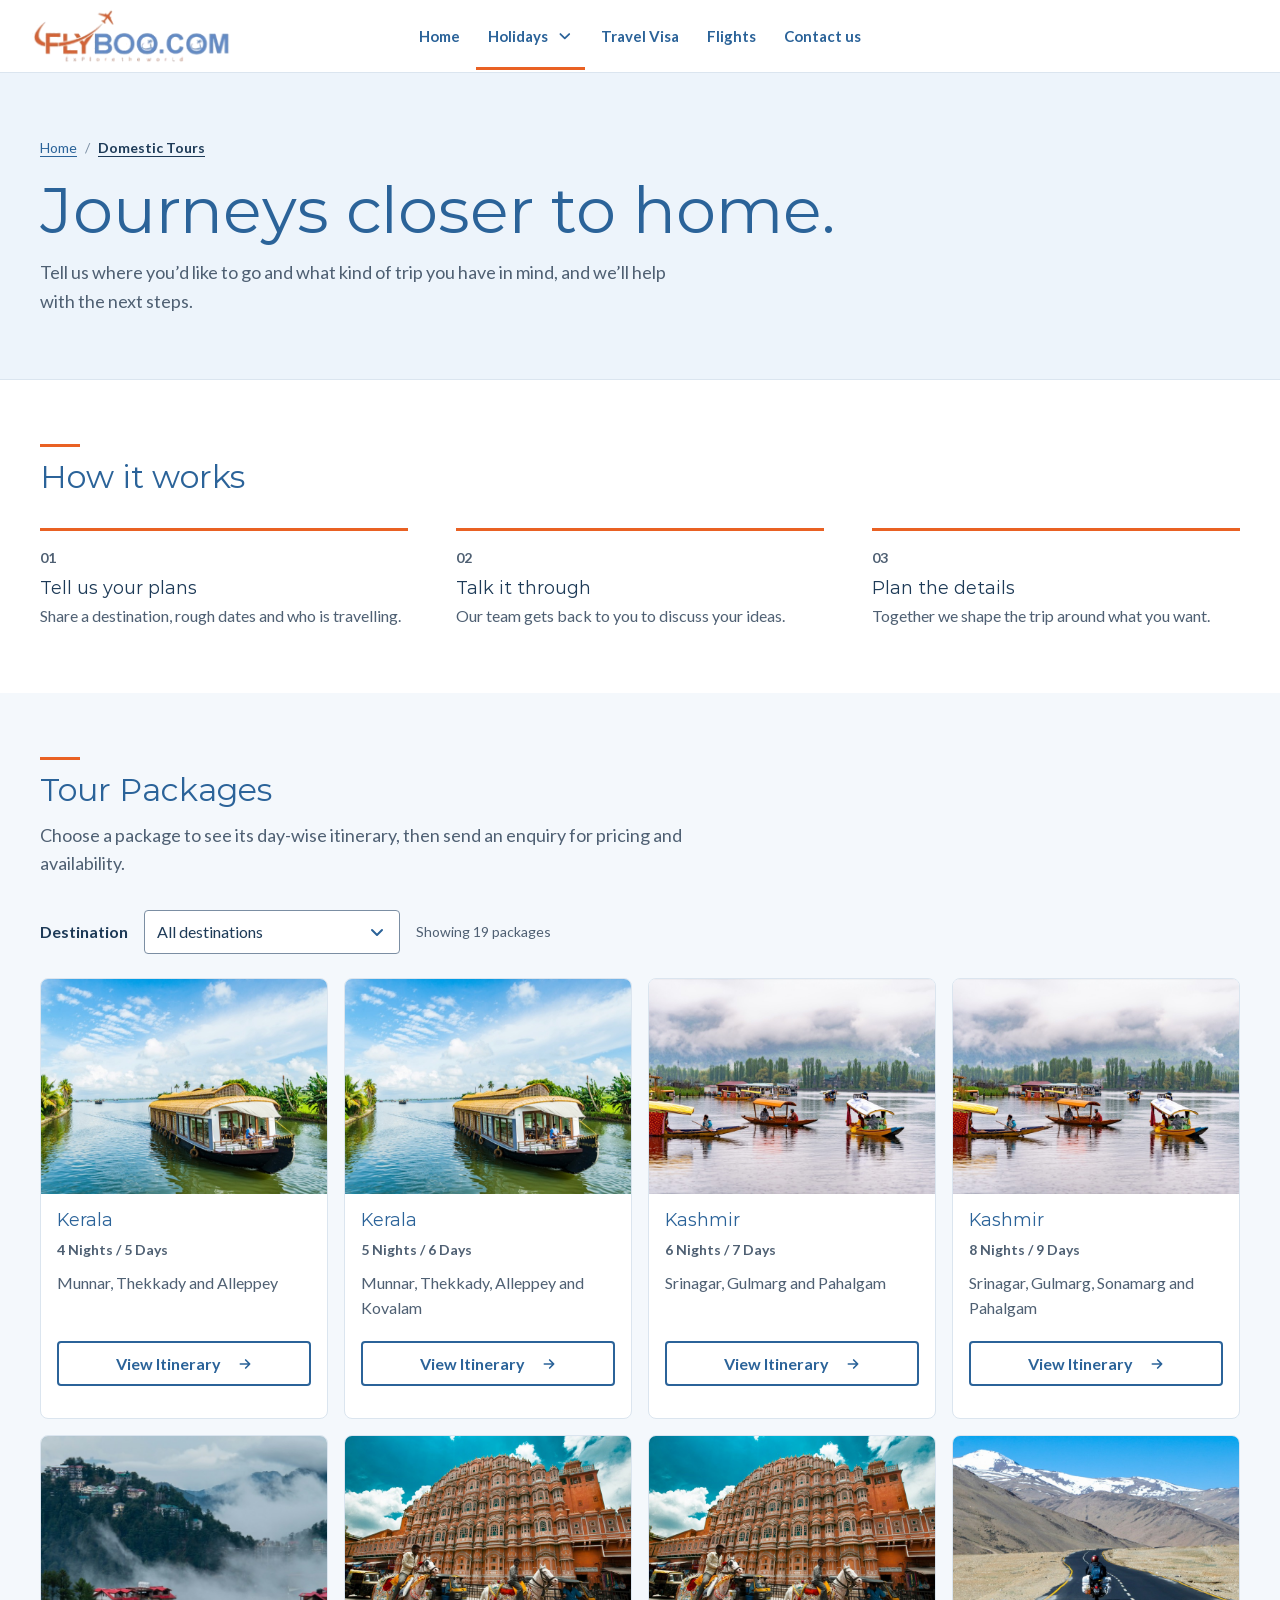
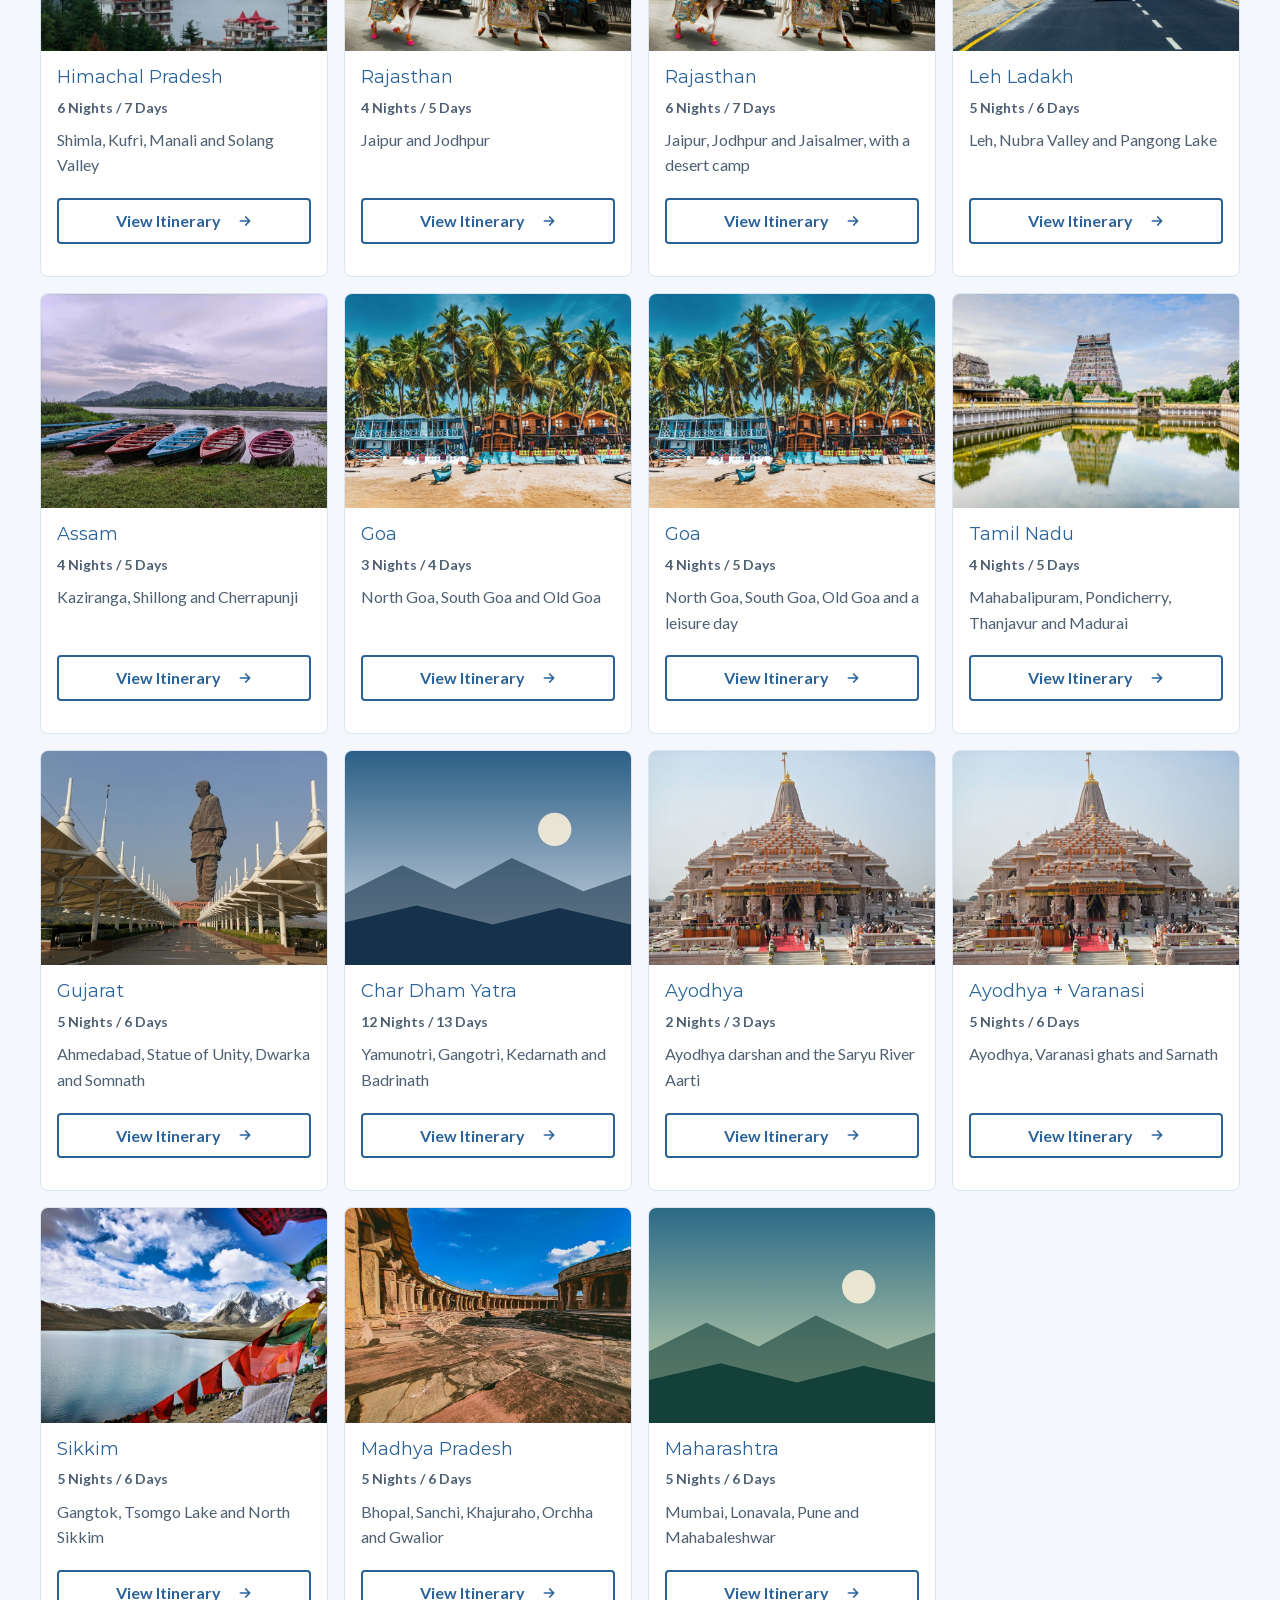
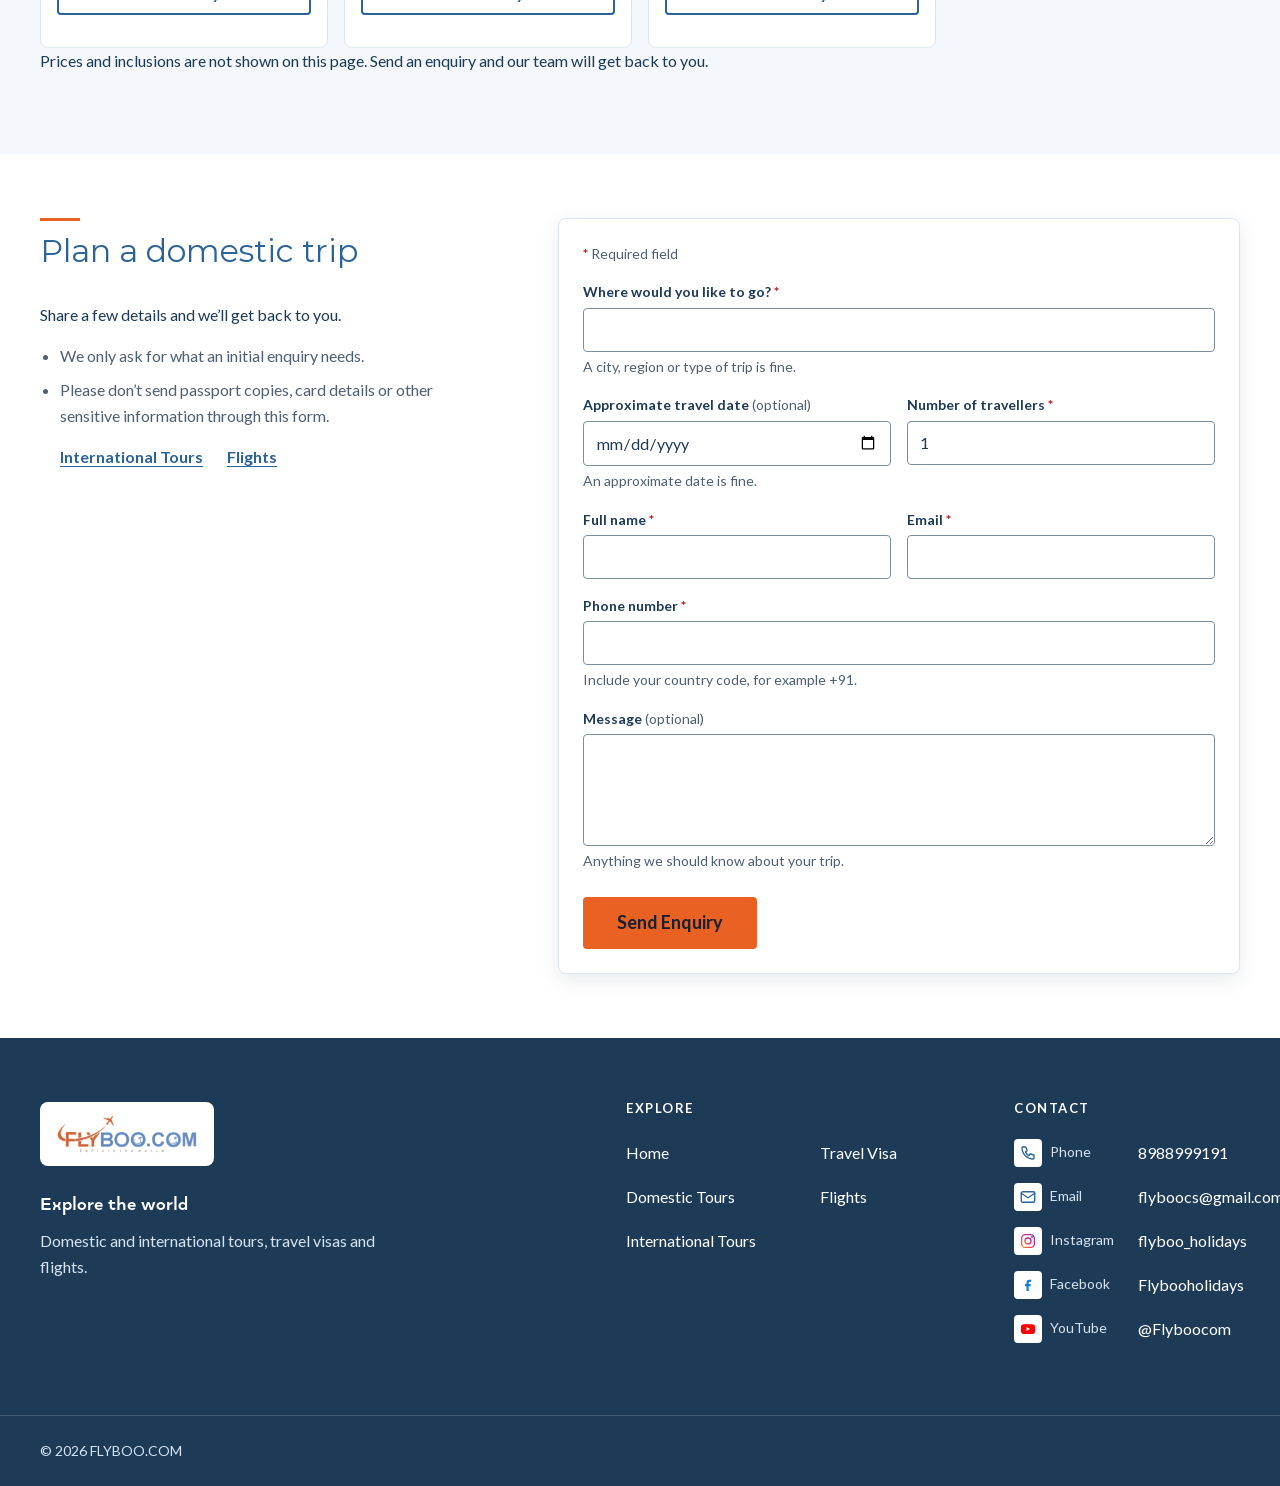
<file: domestic-tours.html>
<!doctype html>
<html lang="en">
<head>
  <meta charset="utf-8">
  <meta name="viewport" content="width=device-width, initial-scale=1">
  <title>Domestic Tours — FLYBOO.COM</title>
  <meta name="description" content="Enquire about domestic tours with FLYBOO.COM.">
  <meta name="theme-color" content="#ffffff">
  <script>document.documentElement.classList.add('js');</script>
  <link rel="stylesheet" href="assets/css/tokens.css?v=20261029u">
  <link rel="stylesheet" href="assets/css/main.css?v=20261122e">
  <link rel="stylesheet" href="assets/css/service.css?v=20261115g">
  <script src="assets/js/nav.js" defer></script>
  <script src="assets/js/enquiry.js" defer></script>
  <script src="assets/js/packages.js" defer></script>
  <script src="assets/js/checklists.js" defer></script>
</head>
<body>
<div class="page-shell">
  <a class="skip-link" href="#main">Skip to main content</a>
  <header class="site-header">
    <div class="container site-header__inner">
      <a class="brand" href="index.html">
        <img src="assets/img/flyboo-logo.png" width="423" height="119" alt="FLYBOO.COM — Explore the world">
      </a>
      <button class="nav-toggle" type="button" aria-expanded="false" aria-controls="primary-nav">
        <svg class="icon-open" xmlns="http://www.w3.org/2000/svg" viewBox="0 0 24 24" fill="none" stroke="currentColor" stroke-width="2.5" stroke-linecap="round" aria-hidden="true" focusable="false"><path d="M4 7h16M4 12h16M4 17h16"/></svg>
        <svg class="icon-close" xmlns="http://www.w3.org/2000/svg" viewBox="0 0 24 24" fill="none" stroke="currentColor" stroke-width="2.5" stroke-linecap="round" aria-hidden="true" focusable="false"><path d="M6 6l12 12M18 6 6 18"/></svg>
        <span class="nav-toggle__label">Menu</span>
      </button>
      <nav class="primary-nav" id="primary-nav" aria-label="Primary">
        <ul>
          <li><a href="index.html">Home</a></li>
          <li class="has-dropdown is-current">
            <button class="nav-dropdown__toggle" type="button" aria-expanded="false" aria-controls="holidays-menu">Holidays <svg class="nav-dropdown__chevron" xmlns="http://www.w3.org/2000/svg" viewBox="0 0 20 20" fill="none" stroke="currentColor" stroke-width="2" stroke-linecap="round" stroke-linejoin="round" aria-hidden="true" focusable="false"><path d="m5 8 5 5 5-5"/></svg></button>
            <ul class="nav-dropdown" id="holidays-menu">
              <li><a href="international-tours.html">International Tours</a></li>
              <li><a href="domestic-tours.html" aria-current="page">Domestic Tours</a></li>
            </ul>
          </li>
          <li><a href="travel-visa.html">Travel Visa</a></li>
          <li><a href="flights.html">Flights</a></li>
          <li><a href="contact.html">Contact us</a></li>
        </ul>
      </nav>
    </div>
  </header>

  <main id="main" tabindex="-1">
    <section class="page-banner" aria-labelledby="page-title">
      <div class="container">
        <nav class="breadcrumb" aria-label="Breadcrumb"><ol><li><a href="index.html">Home</a></li><li><a href="domestic-tours.html" aria-current="page">Domestic Tours</a></li></ol></nav>
        <h1 id="page-title">Journeys closer to home.</h1>
        <p>Tell us where you&rsquo;d like to go and what kind of trip you have in mind, and we&rsquo;ll help with the next steps.</p>
      </div>
    </section>

    <section class="section" aria-labelledby="steps-title">
      <div class="container">
        <div class="section-heading">
          <h2 id="steps-title">How it works</h2>
        </div>
        <ol class="svc-steps">
          <li><h3>Tell us your plans</h3><p>Share a destination, rough dates and who is travelling.</p></li>
          <li><h3>Talk it through</h3><p>Our team gets back to you to discuss your ideas.</p></li>
          <li><h3>Plan the details</h3><p>Together we shape the trip around what you want.</p></li>
        </ol>
      </div>
    </section>

    <!-- Tour packages: content from FLYBOO's itinerary documents. START -->
    <section class="section section--soft" id="packages" aria-labelledby="pkg-title">
      <div class="container">
        <div class="section-heading">
          <h2 id="pkg-title">Tour Packages</h2>
          <p>Choose a package to see its day-wise itinerary, then send an enquiry for pricing and availability.</p>
        </div>
        <div class="pkg-filter">
          <label for="pkg-filter">Destination</label>
          <select class="select" id="pkg-filter"><option value="">All destinations</option><option value="Kerala">Kerala</option><option value="Kashmir">Kashmir</option><option value="Himachal Pradesh">Himachal Pradesh</option><option value="Rajasthan">Rajasthan</option><option value="Leh Ladakh">Leh Ladakh</option><option value="Assam &amp; Meghalaya">Assam &amp; Meghalaya</option><option value="Goa">Goa</option><option value="Tamil Nadu">Tamil Nadu</option><option value="Gujarat">Gujarat</option><option value="Char Dham Yatra">Char Dham Yatra</option><option value="Ayodhya &amp; Varanasi">Ayodhya &amp; Varanasi</option><option value="Sikkim">Sikkim</option><option value="Madhya Pradesh">Madhya Pradesh</option><option value="Maharashtra">Maharashtra</option></select>
          <p class="pkg-count" id="pkg-count" role="status" aria-live="polite">Showing 19 packages</p>
        </div>
        <ul class="vc-grid" id="pkg-grid">
          <li data-group="Kerala">
            <article class="card dest-card">
              <div class="card__media"><img src="assets/img/destinations/kerala-900.jpg" width="900" height="601" alt="Traditional thatched-roof houseboat gliding along a calm backwater lined with palm and banana trees in Kerala" loading="lazy" decoding="async"></div>
              <div class="card__body">
                <h3 class="card__title">Kerala</h3>
                <p class="card__meta">4 Nights / 5 Days</p>
                <p class="card__text">Munnar, Thekkady and Alleppey</p>
                <p class="card__footer"><button class="dest-card__cta" type="button" data-checklist-open="pk-kerala-4n">View Itinerary<span class="visually-hidden"> for Kerala, 4 Nights / 5 Days</span>
                  <svg xmlns="http://www.w3.org/2000/svg" viewBox="0 0 24 24" fill="none" stroke="currentColor" stroke-width="2.5" stroke-linecap="round" stroke-linejoin="round" aria-hidden="true" focusable="false"><path d="M5 12h14M13 6l6 6-6 6"/></svg></button></p>
              </div>
            </article>
          </li>
          <li data-group="Kerala">
            <article class="card dest-card">
              <div class="card__media"><img src="assets/img/destinations/kerala-900.jpg" width="900" height="601" alt="Traditional thatched-roof houseboat gliding along a calm backwater lined with palm and banana trees in Kerala" loading="lazy" decoding="async"></div>
              <div class="card__body">
                <h3 class="card__title">Kerala</h3>
                <p class="card__meta">5 Nights / 6 Days</p>
                <p class="card__text">Munnar, Thekkady, Alleppey and Kovalam</p>
                <p class="card__footer"><button class="dest-card__cta" type="button" data-checklist-open="pk-kerala-5n">View Itinerary<span class="visually-hidden"> for Kerala, 5 Nights / 6 Days</span>
                  <svg xmlns="http://www.w3.org/2000/svg" viewBox="0 0 24 24" fill="none" stroke="currentColor" stroke-width="2.5" stroke-linecap="round" stroke-linejoin="round" aria-hidden="true" focusable="false"><path d="M5 12h14M13 6l6 6-6 6"/></svg></button></p>
              </div>
            </article>
          </li>
          <li data-group="Kashmir">
            <article class="card dest-card">
              <div class="card__media"><img src="assets/img/destinations/kashmir-900.jpg" width="900" height="600" alt="Colourful wooden shikara boats on a misty lake, with tall poplar trees and cloud-covered hills behind in Kashmir" loading="lazy" decoding="async"></div>
              <div class="card__body">
                <h3 class="card__title">Kashmir</h3>
                <p class="card__meta">6 Nights / 7 Days</p>
                <p class="card__text">Srinagar, Gulmarg and Pahalgam</p>
                <p class="card__footer"><button class="dest-card__cta" type="button" data-checklist-open="pk-kashmir-6n">View Itinerary<span class="visually-hidden"> for Kashmir, 6 Nights / 7 Days</span>
                  <svg xmlns="http://www.w3.org/2000/svg" viewBox="0 0 24 24" fill="none" stroke="currentColor" stroke-width="2.5" stroke-linecap="round" stroke-linejoin="round" aria-hidden="true" focusable="false"><path d="M5 12h14M13 6l6 6-6 6"/></svg></button></p>
              </div>
            </article>
          </li>
          <li data-group="Kashmir">
            <article class="card dest-card">
              <div class="card__media"><img src="assets/img/destinations/kashmir-900.jpg" width="900" height="600" alt="Colourful wooden shikara boats on a misty lake, with tall poplar trees and cloud-covered hills behind in Kashmir" loading="lazy" decoding="async"></div>
              <div class="card__body">
                <h3 class="card__title">Kashmir</h3>
                <p class="card__meta">8 Nights / 9 Days</p>
                <p class="card__text">Srinagar, Gulmarg, Sonamarg and Pahalgam</p>
                <p class="card__footer"><button class="dest-card__cta" type="button" data-checklist-open="pk-kashmir-8n">View Itinerary<span class="visually-hidden"> for Kashmir, 8 Nights / 9 Days</span>
                  <svg xmlns="http://www.w3.org/2000/svg" viewBox="0 0 24 24" fill="none" stroke="currentColor" stroke-width="2.5" stroke-linecap="round" stroke-linejoin="round" aria-hidden="true" focusable="false"><path d="M5 12h14M13 6l6 6-6 6"/></svg></button></p>
              </div>
            </article>
          </li>
          <li data-group="Himachal Pradesh">
            <article class="card dest-card">
              <div class="card__media"><img class="pos-hill" src="assets/img/destinations/himachal-900.jpg" width="600" height="900" alt="Hillside houses and red-roofed buildings among pine trees, with low cloud drifting through the mountain valley in Himachal Pradesh" loading="lazy" decoding="async"></div>
              <div class="card__body">
                <h3 class="card__title">Himachal Pradesh</h3>
                <p class="card__meta">6 Nights / 7 Days</p>
                <p class="card__text">Shimla, Kufri, Manali and Solang Valley</p>
                <p class="card__footer"><button class="dest-card__cta" type="button" data-checklist-open="pk-himachal-6n">View Itinerary<span class="visually-hidden"> for Himachal Pradesh, 6 Nights / 7 Days</span>
                  <svg xmlns="http://www.w3.org/2000/svg" viewBox="0 0 24 24" fill="none" stroke="currentColor" stroke-width="2.5" stroke-linecap="round" stroke-linejoin="round" aria-hidden="true" focusable="false"><path d="M5 12h14M13 6l6 6-6 6"/></svg></button></p>
              </div>
            </article>
          </li>
          <li data-group="Rajasthan">
            <article class="card dest-card">
              <div class="card__media"><img src="assets/img/destinations/rajasthan-900.jpg" width="900" height="600" alt="Two decorated horses with riders passing in front of the pink sandstone Hawa Mahal in Jaipur, Rajasthan" loading="lazy" decoding="async"></div>
              <div class="card__body">
                <h3 class="card__title">Rajasthan</h3>
                <p class="card__meta">4 Nights / 5 Days</p>
                <p class="card__text">Jaipur and Jodhpur</p>
                <p class="card__footer"><button class="dest-card__cta" type="button" data-checklist-open="pk-rajasthan-4n">View Itinerary<span class="visually-hidden"> for Rajasthan, 4 Nights / 5 Days</span>
                  <svg xmlns="http://www.w3.org/2000/svg" viewBox="0 0 24 24" fill="none" stroke="currentColor" stroke-width="2.5" stroke-linecap="round" stroke-linejoin="round" aria-hidden="true" focusable="false"><path d="M5 12h14M13 6l6 6-6 6"/></svg></button></p>
              </div>
            </article>
          </li>
          <li data-group="Rajasthan">
            <article class="card dest-card">
              <div class="card__media"><img src="assets/img/destinations/rajasthan-900.jpg" width="900" height="600" alt="Two decorated horses with riders passing in front of the pink sandstone Hawa Mahal in Jaipur, Rajasthan" loading="lazy" decoding="async"></div>
              <div class="card__body">
                <h3 class="card__title">Rajasthan</h3>
                <p class="card__meta">6 Nights / 7 Days</p>
                <p class="card__text">Jaipur, Jodhpur and Jaisalmer, with a desert camp</p>
                <p class="card__footer"><button class="dest-card__cta" type="button" data-checklist-open="pk-rajasthan-6n">View Itinerary<span class="visually-hidden"> for Rajasthan, 6 Nights / 7 Days</span>
                  <svg xmlns="http://www.w3.org/2000/svg" viewBox="0 0 24 24" fill="none" stroke="currentColor" stroke-width="2.5" stroke-linecap="round" stroke-linejoin="round" aria-hidden="true" focusable="false"><path d="M5 12h14M13 6l6 6-6 6"/></svg></button></p>
              </div>
            </article>
          </li>
          <li data-group="Leh Ladakh">
            <article class="card dest-card">
              <div class="card__media"><img src="assets/img/destinations/ladakh-900.jpg" width="900" height="600" alt="A motorcyclist riding a winding road towards snow-capped peaks in Ladakh" loading="lazy" decoding="async"></div>
              <div class="card__body">
                <h3 class="card__title">Leh Ladakh</h3>
                <p class="card__meta">5 Nights / 6 Days</p>
                <p class="card__text">Leh, Nubra Valley and Pangong Lake</p>
                <p class="card__footer"><button class="dest-card__cta" type="button" data-checklist-open="pk-leh-ladakh-5n">View Itinerary<span class="visually-hidden"> for Leh Ladakh, 5 Nights / 6 Days</span>
                  <svg xmlns="http://www.w3.org/2000/svg" viewBox="0 0 24 24" fill="none" stroke="currentColor" stroke-width="2.5" stroke-linecap="round" stroke-linejoin="round" aria-hidden="true" focusable="false"><path d="M5 12h14M13 6l6 6-6 6"/></svg></button></p>
              </div>
            </article>
          </li>
          <li data-group="Assam &amp; Meghalaya">
            <article class="card dest-card">
              <div class="card__media"><img src="assets/img/destinations/assam-900.jpg" width="900" height="676" alt="Colourful wooden boats pulled up on the grassy bank of a calm lake, with forested hills behind in Assam" loading="lazy" decoding="async"></div>
              <div class="card__body">
                <h3 class="card__title">Assam</h3>
                <p class="card__meta">4 Nights / 5 Days</p>
                <p class="card__text">Kaziranga, Shillong and Cherrapunji</p>
                <p class="card__footer"><button class="dest-card__cta" type="button" data-checklist-open="pk-assam-4n">View Itinerary<span class="visually-hidden"> for Assam, 4 Nights / 5 Days</span>
                  <svg xmlns="http://www.w3.org/2000/svg" viewBox="0 0 24 24" fill="none" stroke="currentColor" stroke-width="2.5" stroke-linecap="round" stroke-linejoin="round" aria-hidden="true" focusable="false"><path d="M5 12h14M13 6l6 6-6 6"/></svg></button></p>
              </div>
            </article>
          </li>
          <li data-group="Goa">
            <article class="card dest-card">
              <div class="card__media"><img src="assets/img/destinations/goa-900.jpg" width="900" height="600" alt="Colourful beach huts under tall coconut palms, with fishing boats on the sand in Goa" loading="lazy" decoding="async"></div>
              <div class="card__body">
                <h3 class="card__title">Goa</h3>
                <p class="card__meta">3 Nights / 4 Days</p>
                <p class="card__text">North Goa, South Goa and Old Goa</p>
                <p class="card__footer"><button class="dest-card__cta" type="button" data-checklist-open="pk-goa-3n">View Itinerary<span class="visually-hidden"> for Goa, 3 Nights / 4 Days</span>
                  <svg xmlns="http://www.w3.org/2000/svg" viewBox="0 0 24 24" fill="none" stroke="currentColor" stroke-width="2.5" stroke-linecap="round" stroke-linejoin="round" aria-hidden="true" focusable="false"><path d="M5 12h14M13 6l6 6-6 6"/></svg></button></p>
              </div>
            </article>
          </li>
          <li data-group="Goa">
            <article class="card dest-card">
              <div class="card__media"><img src="assets/img/destinations/goa-900.jpg" width="900" height="600" alt="Colourful beach huts under tall coconut palms, with fishing boats on the sand in Goa" loading="lazy" decoding="async"></div>
              <div class="card__body">
                <h3 class="card__title">Goa</h3>
                <p class="card__meta">4 Nights / 5 Days</p>
                <p class="card__text">North Goa, South Goa, Old Goa and a leisure day</p>
                <p class="card__footer"><button class="dest-card__cta" type="button" data-checklist-open="pk-goa-4n">View Itinerary<span class="visually-hidden"> for Goa, 4 Nights / 5 Days</span>
                  <svg xmlns="http://www.w3.org/2000/svg" viewBox="0 0 24 24" fill="none" stroke="currentColor" stroke-width="2.5" stroke-linecap="round" stroke-linejoin="round" aria-hidden="true" focusable="false"><path d="M5 12h14M13 6l6 6-6 6"/></svg></button></p>
              </div>
            </article>
          </li>
          <li data-group="Tamil Nadu">
            <article class="card dest-card">
              <div class="card__media"><img src="assets/img/destinations/tamil-nadu-900.jpg" width="900" height="566" alt="Colourful temple gateway tower reflected in a still temple tank in Tamil Nadu" loading="lazy" decoding="async"></div>
              <div class="card__body">
                <h3 class="card__title">Tamil Nadu</h3>
                <p class="card__meta">4 Nights / 5 Days</p>
                <p class="card__text">Mahabalipuram, Pondicherry, Thanjavur and Madurai</p>
                <p class="card__footer"><button class="dest-card__cta" type="button" data-checklist-open="pk-tamil-nadu-4n">View Itinerary<span class="visually-hidden"> for Tamil Nadu, 4 Nights / 5 Days</span>
                  <svg xmlns="http://www.w3.org/2000/svg" viewBox="0 0 24 24" fill="none" stroke="currentColor" stroke-width="2.5" stroke-linecap="round" stroke-linejoin="round" aria-hidden="true" focusable="false"><path d="M5 12h14M13 6l6 6-6 6"/></svg></button></p>
              </div>
            </article>
          </li>
          <li data-group="Gujarat">
            <article class="card dest-card">
              <div class="card__media"><img src="assets/img/destinations/gujarat-900.jpg" width="900" height="900" alt="The Statue of Unity towering at the end of a long covered walkway under a clear blue sky in Gujarat" loading="lazy" decoding="async"></div>
              <div class="card__body">
                <h3 class="card__title">Gujarat</h3>
                <p class="card__meta">5 Nights / 6 Days</p>
                <p class="card__text">Ahmedabad, Statue of Unity, Dwarka and Somnath</p>
                <p class="card__footer"><button class="dest-card__cta" type="button" data-checklist-open="pk-gujarat-5n">View Itinerary<span class="visually-hidden"> for Gujarat, 5 Nights / 6 Days</span>
                  <svg xmlns="http://www.w3.org/2000/svg" viewBox="0 0 24 24" fill="none" stroke="currentColor" stroke-width="2.5" stroke-linecap="round" stroke-linejoin="round" aria-hidden="true" focusable="false"><path d="M5 12h14M13 6l6 6-6 6"/></svg></button></p>
              </div>
            </article>
          </li>
          <li data-group="Char Dham Yatra">
            <article class="card dest-card">
              <div class="card__media"><img src="assets/img/packages/char-dham.svg" width="1200" height="900" alt="" loading="lazy" decoding="async"></div>
              <div class="card__body">
                <h3 class="card__title">Char Dham Yatra</h3>
                <p class="card__meta">12 Nights / 13 Days</p>
                <p class="card__text">Yamunotri, Gangotri, Kedarnath and Badrinath</p>
                <p class="card__footer"><button class="dest-card__cta" type="button" data-checklist-open="pk-char-dham-12n">View Itinerary<span class="visually-hidden"> for Char Dham Yatra, 12 Nights / 13 Days</span>
                  <svg xmlns="http://www.w3.org/2000/svg" viewBox="0 0 24 24" fill="none" stroke="currentColor" stroke-width="2.5" stroke-linecap="round" stroke-linejoin="round" aria-hidden="true" focusable="false"><path d="M5 12h14M13 6l6 6-6 6"/></svg></button></p>
              </div>
            </article>
          </li>
          <li data-group="Ayodhya &amp; Varanasi">
            <article class="card dest-card">
              <div class="card__media"><img src="assets/img/destinations/ayodhya-900.jpg" width="900" height="680" alt="Large cream-coloured stone temple with a tall spire, decorated with orange marigold garlands, in Ayodhya" loading="lazy" decoding="async"></div>
              <div class="card__body">
                <h3 class="card__title">Ayodhya</h3>
                <p class="card__meta">2 Nights / 3 Days</p>
                <p class="card__text">Ayodhya darshan and the Saryu River Aarti</p>
                <p class="card__footer"><button class="dest-card__cta" type="button" data-checklist-open="pk-ayodhya-2n">View Itinerary<span class="visually-hidden"> for Ayodhya, 2 Nights / 3 Days</span>
                  <svg xmlns="http://www.w3.org/2000/svg" viewBox="0 0 24 24" fill="none" stroke="currentColor" stroke-width="2.5" stroke-linecap="round" stroke-linejoin="round" aria-hidden="true" focusable="false"><path d="M5 12h14M13 6l6 6-6 6"/></svg></button></p>
              </div>
            </article>
          </li>
          <li data-group="Ayodhya &amp; Varanasi">
            <article class="card dest-card">
              <div class="card__media"><img src="assets/img/destinations/ayodhya-900.jpg" width="900" height="680" alt="Large cream-coloured stone temple with a tall spire, decorated with orange marigold garlands, in Ayodhya" loading="lazy" decoding="async"></div>
              <div class="card__body">
                <h3 class="card__title">Ayodhya + Varanasi</h3>
                <p class="card__meta">5 Nights / 6 Days</p>
                <p class="card__text">Ayodhya, Varanasi ghats and Sarnath</p>
                <p class="card__footer"><button class="dest-card__cta" type="button" data-checklist-open="pk-ayodhya-varanasi-5n">View Itinerary<span class="visually-hidden"> for Ayodhya + Varanasi, 5 Nights / 6 Days</span>
                  <svg xmlns="http://www.w3.org/2000/svg" viewBox="0 0 24 24" fill="none" stroke="currentColor" stroke-width="2.5" stroke-linecap="round" stroke-linejoin="round" aria-hidden="true" focusable="false"><path d="M5 12h14M13 6l6 6-6 6"/></svg></button></p>
              </div>
            </article>
          </li>
          <li data-group="Sikkim">
            <article class="card dest-card">
              <div class="card__media"><img src="assets/img/destinations/sikkim-900.jpg" width="900" height="600" alt="Colourful prayer flags above a still high-altitude lake with snow-capped Himalayan peaks beyond in Sikkim" loading="lazy" decoding="async"></div>
              <div class="card__body">
                <h3 class="card__title">Sikkim</h3>
                <p class="card__meta">5 Nights / 6 Days</p>
                <p class="card__text">Gangtok, Tsomgo Lake and North Sikkim</p>
                <p class="card__footer"><button class="dest-card__cta" type="button" data-checklist-open="pk-sikkim-5n">View Itinerary<span class="visually-hidden"> for Sikkim, 5 Nights / 6 Days</span>
                  <svg xmlns="http://www.w3.org/2000/svg" viewBox="0 0 24 24" fill="none" stroke="currentColor" stroke-width="2.5" stroke-linecap="round" stroke-linejoin="round" aria-hidden="true" focusable="false"><path d="M5 12h14M13 6l6 6-6 6"/></svg></button></p>
              </div>
            </article>
          </li>
          <li data-group="Madhya Pradesh">
            <article class="card dest-card">
              <div class="card__media"><img src="assets/img/destinations/madhya-pradesh-900.jpg" width="900" height="675" alt="Curved colonnade of carved sandstone pillars around an ancient stone courtyard under a deep blue sky in Madhya Pradesh" loading="lazy" decoding="async"></div>
              <div class="card__body">
                <h3 class="card__title">Madhya Pradesh</h3>
                <p class="card__meta">5 Nights / 6 Days</p>
                <p class="card__text">Bhopal, Sanchi, Khajuraho, Orchha and Gwalior</p>
                <p class="card__footer"><button class="dest-card__cta" type="button" data-checklist-open="pk-madhya-pradesh-5n">View Itinerary<span class="visually-hidden"> for Madhya Pradesh, 5 Nights / 6 Days</span>
                  <svg xmlns="http://www.w3.org/2000/svg" viewBox="0 0 24 24" fill="none" stroke="currentColor" stroke-width="2.5" stroke-linecap="round" stroke-linejoin="round" aria-hidden="true" focusable="false"><path d="M5 12h14M13 6l6 6-6 6"/></svg></button></p>
              </div>
            </article>
          </li>
          <li data-group="Maharashtra">
            <article class="card dest-card">
              <div class="card__media"><img src="assets/img/packages/maharashtra.svg" width="1200" height="900" alt="" loading="lazy" decoding="async"></div>
              <div class="card__body">
                <h3 class="card__title">Maharashtra</h3>
                <p class="card__meta">5 Nights / 6 Days</p>
                <p class="card__text">Mumbai, Lonavala, Pune and Mahabaleshwar</p>
                <p class="card__footer"><button class="dest-card__cta" type="button" data-checklist-open="pk-maharashtra-5n">View Itinerary<span class="visually-hidden"> for Maharashtra, 5 Nights / 6 Days</span>
                  <svg xmlns="http://www.w3.org/2000/svg" viewBox="0 0 24 24" fill="none" stroke="currentColor" stroke-width="2.5" stroke-linecap="round" stroke-linejoin="round" aria-hidden="true" focusable="false"><path d="M5 12h14M13 6l6 6-6 6"/></svg></button></p>
              </div>
            </article>
          </li>
        </ul>
        <p class="section-note">Prices and inclusions are not shown on this page. Send an enquiry and our team will get back to you.</p>
      </div>
    <dialog class="vc-dialog" id="pk-kerala-4n" aria-labelledby="pk-kerala-4n-title">
      <div class="vc-dialog__panel">
        <header class="vc-dialog__head">
          <div>
            <p class="eyebrow">4 Nights / 5 Days</p>
            <h3 id="pk-kerala-4n-title">Kerala itinerary</h3>
          </div>
          <button class="vc-dialog__close" type="button" data-checklist-close aria-label="Close itinerary"><svg xmlns="http://www.w3.org/2000/svg" viewBox="0 0 24 24" fill="none" stroke="currentColor" stroke-width="2.5" stroke-linecap="round" aria-hidden="true" focusable="false"><path d="M6 6l12 12M18 6 6 18"/></svg></button>
        </header>
        <div class="vc-dialog__body">
          <h4 class="pk-heading">Day-wise itinerary</h4>
          <section class="vc-dialog__section">
            <h4>Day 1 – Arrival in Cochin – Transfer to Munnar</h4>
            <ul>
              <li>Arrive in Cochin and proceed to Munnar, enjoying scenic waterfalls, lush greenery, and tea plantations along the way.</li>
              <li>Overnight stay in Munnar.</li>
            </ul>
          </section>
          <section class="vc-dialog__section">
            <h4>Day 2 – Munnar Sightseeing</h4>
            <ul>
              <li>Visit Eravikulam National Park (subject to availability), Mattupetty Dam, Echo Point, Kundala Lake, and the Tea Museum.</li>
              <li>Overnight stay in Munnar.</li>
            </ul>
          </section>
          <section class="vc-dialog__section">
            <h4>Day 3 – Munnar to Thekkady</h4>
            <ul>
              <li>Travel to Thekkady and explore the spice plantations. Enjoy an optional Periyar Lake boating experience or a cultural show.</li>
              <li>Overnight stay in Thekkady.</li>
            </ul>
          </section>
          <section class="vc-dialog__section">
            <h4>Day 4 – Thekkady to Alleppey</h4>
            <ul>
              <li>Proceed to Alleppey and enjoy a relaxing backwater cruise or an optional houseboat stay amid Kerala&#x27;s beautiful waterways.</li>
              <li>Overnight stay in Alleppey.</li>
            </ul>
          </section>
          <section class="vc-dialog__section">
            <h4>Day 5 – Alleppey to Cochin – Departure</h4>
            <ul>
              <li>After breakfast, transfer to Cochin Airport for your onward journey.</li>
            </ul>
          </section>
          <p class="vc-dialog__note">Attractions, activities and timings are subject to availability, opening hours, weather, road conditions and the package inclusions. Prices and inclusions are not listed here, so please send an enquiry for details.</p>
        </div>
        <footer class="vc-dialog__foot">
          <button class="btn btn--primary" type="button" data-prefill="Kerala – 4 Nights / 5 Days" data-prefill-target="enq-destination" data-checklist-close>Enquire about this package</button>
          <button class="btn btn--secondary" type="button" data-checklist-close>Close</button>
        </footer>
      </div>
    </dialog>
    <dialog class="vc-dialog" id="pk-kerala-5n" aria-labelledby="pk-kerala-5n-title">
      <div class="vc-dialog__panel">
        <header class="vc-dialog__head">
          <div>
            <p class="eyebrow">5 Nights / 6 Days</p>
            <h3 id="pk-kerala-5n-title">Kerala itinerary</h3>
          </div>
          <button class="vc-dialog__close" type="button" data-checklist-close aria-label="Close itinerary"><svg xmlns="http://www.w3.org/2000/svg" viewBox="0 0 24 24" fill="none" stroke="currentColor" stroke-width="2.5" stroke-linecap="round" aria-hidden="true" focusable="false"><path d="M6 6l12 12M18 6 6 18"/></svg></button>
        </header>
        <div class="vc-dialog__body">
          <h4 class="pk-heading">Day-wise itinerary</h4>
          <section class="vc-dialog__section">
            <h4>Day 1 – Arrival in Cochin – Munnar</h4>
            <ul>
              <li>Meet your representative and transfer to Munnar. Enjoy the scenic drive through Kerala&#x27;s countryside.</li>
              <li>Overnight stay in Munnar.</li>
            </ul>
          </section>
          <section class="vc-dialog__section">
            <h4>Day 2 – Munnar Local Sightseeing</h4>
            <ul>
              <li>Visit Mattupetty Dam, Echo Point, Kundala Lake, the Tea Museum, and nearby tea gardens.</li>
              <li>Overnight stay in Munnar.</li>
            </ul>
          </section>
          <section class="vc-dialog__section">
            <h4>Day 3 – Munnar to Thekkady</h4>
            <ul>
              <li>Travel to Thekkady, known for its wildlife sanctuary and spice plantations. Enjoy optional boating or a traditional cultural performance.</li>
              <li>Overnight stay in Thekkady.</li>
            </ul>
          </section>
          <section class="vc-dialog__section">
            <h4>Day 4 – Thekkady to Alleppey</h4>
            <ul>
              <li>Transfer to Alleppey and explore its famous backwaters. Enjoy an optional houseboat cruise.</li>
              <li>Overnight stay in Alleppey.</li>
            </ul>
          </section>
          <section class="vc-dialog__section">
            <h4>Day 5 – Alleppey to Kovalam</h4>
            <ul>
              <li>Proceed to Kovalam, a beautiful coastal destination. Relax at Lighthouse Beach and enjoy the seaside atmosphere.</li>
              <li>Overnight stay in Kovalam.</li>
            </ul>
          </section>
          <section class="vc-dialog__section">
            <h4>Day 6 – Kovalam to Trivandrum – Departure</h4>
            <ul>
              <li>Enjoy breakfast and transfer to Trivandrum Airport for departure.</li>
            </ul>
          </section>
          <p class="vc-dialog__note">Attractions, activities and timings are subject to availability, opening hours, weather, road conditions and the package inclusions. Prices and inclusions are not listed here, so please send an enquiry for details.</p>
        </div>
        <footer class="vc-dialog__foot">
          <button class="btn btn--primary" type="button" data-prefill="Kerala – 5 Nights / 6 Days" data-prefill-target="enq-destination" data-checklist-close>Enquire about this package</button>
          <button class="btn btn--secondary" type="button" data-checklist-close>Close</button>
        </footer>
      </div>
    </dialog>
    <dialog class="vc-dialog" id="pk-kashmir-6n" aria-labelledby="pk-kashmir-6n-title">
      <div class="vc-dialog__panel">
        <header class="vc-dialog__head">
          <div>
            <p class="eyebrow">6 Nights / 7 Days</p>
            <h3 id="pk-kashmir-6n-title">Kashmir itinerary</h3>
          </div>
          <button class="vc-dialog__close" type="button" data-checklist-close aria-label="Close itinerary"><svg xmlns="http://www.w3.org/2000/svg" viewBox="0 0 24 24" fill="none" stroke="currentColor" stroke-width="2.5" stroke-linecap="round" aria-hidden="true" focusable="false"><path d="M6 6l12 12M18 6 6 18"/></svg></button>
        </header>
        <div class="vc-dialog__body">
          <h4 class="pk-heading">Day-wise itinerary</h4>
          <section class="vc-dialog__section">
            <h4>Day 1 – Arrival in Srinagar</h4>
            <ul>
              <li>Arrive in Srinagar, transfer to your hotel or houseboat, and enjoy a relaxing Shikara ride on Dal Lake.</li>
              <li>Overnight stay in Srinagar.</li>
            </ul>
          </section>
          <section class="vc-dialog__section">
            <h4>Day 2 – Srinagar Local Sightseeing</h4>
            <ul>
              <li>Visit the Mughal Gardens, Nishat Bagh, Shalimar Bagh, Chashme Shahi, and Shankaracharya Temple, subject to access.</li>
              <li>Overnight stay in Srinagar.</li>
            </ul>
          </section>
          <section class="vc-dialog__section">
            <h4>Day 3 – Srinagar to Gulmarg</h4>
            <ul>
              <li>Travel to Gulmarg, famous for its alpine meadows and mountain scenery. Enjoy the optional Gondola cable car ride, subject to weather and ticket availability.</li>
              <li>Overnight stay in Gulmarg or Srinagar.</li>
            </ul>
          </section>
          <section class="vc-dialog__section">
            <h4>Day 4 – Srinagar to Pahalgam</h4>
            <ul>
              <li>Proceed to Pahalgam, enjoying the scenic countryside and riverside landscapes. Explore the local market and surroundings.</li>
              <li>Overnight stay in Pahalgam.</li>
            </ul>
          </section>
          <section class="vc-dialog__section">
            <h4>Day 5 – Pahalgam Sightseeing</h4>
            <ul>
              <li>Explore the beautiful valleys and meadows around Pahalgam. Aru Valley, Betaab Valley, and Chandanwari can be visited subject to local transport rules and weather.</li>
              <li>Overnight stay in Pahalgam.</li>
            </ul>
          </section>
          <section class="vc-dialog__section">
            <h4>Day 6 – Pahalgam to Srinagar</h4>
            <ul>
              <li>Return to Srinagar and enjoy leisure time for shopping or local exploration.</li>
              <li>Overnight stay in Srinagar.</li>
            </ul>
          </section>
          <section class="vc-dialog__section">
            <h4>Day 7 – Departure from Srinagar</h4>
            <ul>
              <li>After breakfast, transfer to Srinagar Airport for your onward journey.</li>
            </ul>
          </section>
          <p class="vc-dialog__note">Attractions, activities and timings are subject to availability, opening hours, weather, road conditions and the package inclusions. Prices and inclusions are not listed here, so please send an enquiry for details.</p>
        </div>
        <footer class="vc-dialog__foot">
          <button class="btn btn--primary" type="button" data-prefill="Kashmir – 6 Nights / 7 Days" data-prefill-target="enq-destination" data-checklist-close>Enquire about this package</button>
          <button class="btn btn--secondary" type="button" data-checklist-close>Close</button>
        </footer>
      </div>
    </dialog>
    <dialog class="vc-dialog" id="pk-kashmir-8n" aria-labelledby="pk-kashmir-8n-title">
      <div class="vc-dialog__panel">
        <header class="vc-dialog__head">
          <div>
            <p class="eyebrow">8 Nights / 9 Days</p>
            <h3 id="pk-kashmir-8n-title">Kashmir itinerary</h3>
          </div>
          <button class="vc-dialog__close" type="button" data-checklist-close aria-label="Close itinerary"><svg xmlns="http://www.w3.org/2000/svg" viewBox="0 0 24 24" fill="none" stroke="currentColor" stroke-width="2.5" stroke-linecap="round" aria-hidden="true" focusable="false"><path d="M6 6l12 12M18 6 6 18"/></svg></button>
        </header>
        <div class="vc-dialog__body">
          <h4 class="pk-heading">Day-wise itinerary</h4>
          <section class="vc-dialog__section">
            <h4>Day 1 – Arrival in Srinagar</h4>
            <ul>
              <li>Airport pickup, hotel check-in, and an evening Shikara ride on Dal Lake.</li>
              <li>Overnight stay in Srinagar.</li>
            </ul>
          </section>
          <section class="vc-dialog__section">
            <h4>Day 2 – Srinagar Sightseeing</h4>
            <ul>
              <li>Visit the famous Mughal Gardens, Shankaracharya Temple, and local markets.</li>
              <li>Overnight stay in Srinagar.</li>
            </ul>
          </section>
          <section class="vc-dialog__section">
            <h4>Day 3 – Excursion to Gulmarg</h4>
            <ul>
              <li>Explore Gulmarg&#x27;s scenic meadows and enjoy an optional Gondola ride.</li>
              <li>Overnight stay in Srinagar.</li>
            </ul>
          </section>
          <section class="vc-dialog__section">
            <h4>Day 4 – Srinagar to Sonamarg</h4>
            <ul>
              <li>Travel to Sonamarg, known for its spectacular Himalayan landscapes. Enjoy local sightseeing depending on weather and road conditions.</li>
              <li>Overnight stay in Srinagar.</li>
            </ul>
          </section>
          <section class="vc-dialog__section">
            <h4>Day 5 – Srinagar to Pahalgam</h4>
            <ul>
              <li>Proceed to Pahalgam through scenic countryside and enjoy the natural beauty of the Lidder River valley.</li>
              <li>Overnight stay in Pahalgam.</li>
            </ul>
          </section>
          <section class="vc-dialog__section">
            <h4>Day 6 – Pahalgam Sightseeing</h4>
            <ul>
              <li>Visit Aru Valley, Betaab Valley, and Chandanwari, subject to seasonal access and local transport arrangements.</li>
              <li>Overnight stay in Pahalgam.</li>
            </ul>
          </section>
          <section class="vc-dialog__section">
            <h4>Day 7 – Pahalgam to Srinagar</h4>
            <ul>
              <li>Return to Srinagar and enjoy leisure time.</li>
              <li>Overnight stay in Srinagar.</li>
            </ul>
          </section>
          <section class="vc-dialog__section">
            <h4>Day 8 – Srinagar Leisure &amp; Shopping</h4>
            <ul>
              <li>Enjoy a relaxed day exploring Srinagar, shopping for Kashmiri handicrafts, or visiting any missed local attractions.</li>
              <li>Overnight stay in Srinagar.</li>
            </ul>
          </section>
          <section class="vc-dialog__section">
            <h4>Day 9 – Departure from Srinagar</h4>
            <ul>
              <li>Transfer to Srinagar Airport for your onward flight.</li>
            </ul>
          </section>
          <p class="vc-dialog__note">Attractions, activities and timings are subject to availability, opening hours, weather, road conditions and the package inclusions. Prices and inclusions are not listed here, so please send an enquiry for details.</p>
        </div>
        <footer class="vc-dialog__foot">
          <button class="btn btn--primary" type="button" data-prefill="Kashmir – 8 Nights / 9 Days" data-prefill-target="enq-destination" data-checklist-close>Enquire about this package</button>
          <button class="btn btn--secondary" type="button" data-checklist-close>Close</button>
        </footer>
      </div>
    </dialog>
    <dialog class="vc-dialog" id="pk-himachal-6n" aria-labelledby="pk-himachal-6n-title">
      <div class="vc-dialog__panel">
        <header class="vc-dialog__head">
          <div>
            <p class="eyebrow">6 Nights / 7 Days</p>
            <h3 id="pk-himachal-6n-title">Himachal Pradesh itinerary</h3>
          </div>
          <button class="vc-dialog__close" type="button" data-checklist-close aria-label="Close itinerary"><svg xmlns="http://www.w3.org/2000/svg" viewBox="0 0 24 24" fill="none" stroke="currentColor" stroke-width="2.5" stroke-linecap="round" aria-hidden="true" focusable="false"><path d="M6 6l12 12M18 6 6 18"/></svg></button>
        </header>
        <div class="vc-dialog__body">
          <h4 class="pk-heading">Day-wise itinerary</h4>
          <section class="vc-dialog__section">
            <h4>Day 1 – Arrival in Chandigarh – Transfer to Shimla</h4>
            <ul>
              <li>Arrive in Chandigarh and proceed to Shimla. Enjoy the scenic mountain drive.</li>
              <li>Overnight stay in Shimla.</li>
            </ul>
          </section>
          <section class="vc-dialog__section">
            <h4>Day 2 – Shimla &amp; Kufri Sightseeing</h4>
            <ul>
              <li>Visit Kufri, Mall Road, The Ridge, Christ Church, and Lakkar Bazaar.</li>
              <li>Overnight stay in Shimla.</li>
            </ul>
          </section>
          <section class="vc-dialog__section">
            <h4>Day 3 – Shimla to Manali</h4>
            <ul>
              <li>Travel to Manali through beautiful mountain valleys and picturesque villages.</li>
              <li>Overnight stay in Manali.</li>
            </ul>
          </section>
          <section class="vc-dialog__section">
            <h4>Day 4 – Manali Local Sightseeing</h4>
            <ul>
              <li>Visit Hadimba Devi Temple, Vashisht Temple, the Tibetan Monastery, and Old Manali. Explore Mall Road in the evening.</li>
              <li>Overnight stay in Manali.</li>
            </ul>
          </section>
          <section class="vc-dialog__section">
            <h4>Day 5 – Solang Valley Excursion</h4>
            <ul>
              <li>Enjoy the mountain scenery at Solang Valley, with optional seasonal activities. A visit to Atal Tunnel or Sissu can be arranged subject to weather and road conditions.</li>
              <li>Overnight stay in Manali.</li>
            </ul>
          </section>
          <section class="vc-dialog__section">
            <h4>Day 6 – Manali to Chandigarh</h4>
            <ul>
              <li>Depart for Chandigarh and check in to your hotel.</li>
              <li>Overnight stay in Chandigarh.</li>
            </ul>
          </section>
          <section class="vc-dialog__section">
            <h4>Day 7 – Departure</h4>
            <ul>
              <li>Transfer to Chandigarh Airport or railway station for your onward journey.</li>
            </ul>
          </section>
          <p class="vc-dialog__note">Attractions, activities and timings are subject to availability, opening hours, weather, road conditions and the package inclusions. Prices and inclusions are not listed here, so please send an enquiry for details.</p>
        </div>
        <footer class="vc-dialog__foot">
          <button class="btn btn--primary" type="button" data-prefill="Himachal Pradesh – 6 Nights / 7 Days" data-prefill-target="enq-destination" data-checklist-close>Enquire about this package</button>
          <button class="btn btn--secondary" type="button" data-checklist-close>Close</button>
        </footer>
      </div>
    </dialog>
    <dialog class="vc-dialog" id="pk-rajasthan-4n" aria-labelledby="pk-rajasthan-4n-title">
      <div class="vc-dialog__panel">
        <header class="vc-dialog__head">
          <div>
            <p class="eyebrow">4 Nights / 5 Days</p>
            <h3 id="pk-rajasthan-4n-title">Rajasthan itinerary</h3>
          </div>
          <button class="vc-dialog__close" type="button" data-checklist-close aria-label="Close itinerary"><svg xmlns="http://www.w3.org/2000/svg" viewBox="0 0 24 24" fill="none" stroke="currentColor" stroke-width="2.5" stroke-linecap="round" aria-hidden="true" focusable="false"><path d="M6 6l12 12M18 6 6 18"/></svg></button>
        </header>
        <div class="vc-dialog__body">
          <h4 class="pk-heading">Day-wise itinerary</h4>
          <section class="vc-dialog__section">
            <h4>Day 1 – Arrival in Jaipur | Welcome to the Pink City</h4>
            <ul>
              <li>Arrive in Jaipur and transfer to your hotel. Visit Hawa Mahal and explore the local markets.</li>
              <li>Overnight stay in Jaipur.</li>
            </ul>
          </section>
          <section class="vc-dialog__section">
            <h4>Day 2 – Jaipur Sightseeing</h4>
            <ul>
              <li>Visit Amber Fort, City Palace, Jantar Mantar, and Jal Mahal. Enjoy shopping for traditional handicrafts and textiles.</li>
              <li>Overnight stay in Jaipur.</li>
            </ul>
          </section>
          <section class="vc-dialog__section">
            <h4>Day 3 – Jaipur to Jodhpur</h4>
            <ul>
              <li>Travel to Jodhpur, the Blue City of Rajasthan. Upon arrival, explore the Clock Tower market and the surrounding old city.</li>
              <li>Overnight stay in Jodhpur.</li>
            </ul>
          </section>
          <section class="vc-dialog__section">
            <h4>Day 4 – Jodhpur Sightseeing</h4>
            <ul>
              <li>Visit Mehrangarh Fort, Jaswant Thada, and Umaid Bhawan Palace Museum. Enjoy the city&#x27;s royal architecture and cultural heritage.</li>
              <li>Overnight stay in Jodhpur.</li>
            </ul>
          </section>
          <section class="vc-dialog__section">
            <h4>Day 5 – Departure from Jodhpur</h4>
            <ul>
              <li>After breakfast, transfer to Jodhpur Airport or railway station for your onward journey.</li>
            </ul>
          </section>
          <p class="vc-dialog__note">Attractions, activities and timings are subject to availability, opening hours, weather, road conditions and the package inclusions. Prices and inclusions are not listed here, so please send an enquiry for details.</p>
        </div>
        <footer class="vc-dialog__foot">
          <button class="btn btn--primary" type="button" data-prefill="Rajasthan – 4 Nights / 5 Days" data-prefill-target="enq-destination" data-checklist-close>Enquire about this package</button>
          <button class="btn btn--secondary" type="button" data-checklist-close>Close</button>
        </footer>
      </div>
    </dialog>
    <dialog class="vc-dialog" id="pk-rajasthan-6n" aria-labelledby="pk-rajasthan-6n-title">
      <div class="vc-dialog__panel">
        <header class="vc-dialog__head">
          <div>
            <p class="eyebrow">6 Nights / 7 Days</p>
            <h3 id="pk-rajasthan-6n-title">Rajasthan itinerary</h3>
          </div>
          <button class="vc-dialog__close" type="button" data-checklist-close aria-label="Close itinerary"><svg xmlns="http://www.w3.org/2000/svg" viewBox="0 0 24 24" fill="none" stroke="currentColor" stroke-width="2.5" stroke-linecap="round" aria-hidden="true" focusable="false"><path d="M6 6l12 12M18 6 6 18"/></svg></button>
        </header>
        <div class="vc-dialog__body">
          <h4 class="pk-heading">Day-wise itinerary</h4>
          <section class="vc-dialog__section">
            <h4>Day 1 – Arrival in Jaipur</h4>
            <ul>
              <li>Arrive in Jaipur, the Pink City. Visit Hawa Mahal and explore the local markets.</li>
              <li>Overnight stay in Jaipur.</li>
            </ul>
          </section>
          <section class="vc-dialog__section">
            <h4>Day 2 – Jaipur Sightseeing</h4>
            <ul>
              <li>Visit Amber Fort, City Palace, Jantar Mantar, and Jal Mahal.</li>
              <li>Overnight stay in Jaipur.</li>
            </ul>
          </section>
          <section class="vc-dialog__section">
            <h4>Day 3 – Jaipur to Jodhpur</h4>
            <ul>
              <li>Travel to Jodhpur, the Blue City. Explore the local market and Clock Tower area.</li>
              <li>Overnight stay in Jodhpur.</li>
            </ul>
          </section>
          <section class="vc-dialog__section">
            <h4>Day 4 – Jodhpur Sightseeing</h4>
            <ul>
              <li>Visit Mehrangarh Fort, Jaswant Thada, and Umaid Bhawan Palace Museum.</li>
              <li>Overnight stay in Jodhpur.</li>
            </ul>
          </section>
          <section class="vc-dialog__section">
            <h4>Day 5 – Jodhpur to Jaisalmer</h4>
            <ul>
              <li>Proceed to Jaisalmer, famous for its golden sandstone architecture.</li>
              <li>Overnight stay in Jaisalmer.</li>
            </ul>
          </section>
          <section class="vc-dialog__section">
            <h4>Day 6 – Jaisalmer Fort &amp; Sam Sand Dunes</h4>
            <ul>
              <li>Explore Jaisalmer Fort, Patwon Ki Haveli, and Gadisar Lake. Later, enjoy a desert experience at Sam Sand Dunes with an optional camel ride and cultural evening.</li>
              <li>Overnight stay in a desert camp.</li>
            </ul>
          </section>
          <section class="vc-dialog__section">
            <h4>Day 7 – Departure from Jaisalmer</h4>
            <ul>
              <li>Transfer to Jaisalmer Airport or railway station for your onward journey.</li>
            </ul>
          </section>
          <p class="vc-dialog__note">Attractions, activities and timings are subject to availability, opening hours, weather, road conditions and the package inclusions. Prices and inclusions are not listed here, so please send an enquiry for details.</p>
        </div>
        <footer class="vc-dialog__foot">
          <button class="btn btn--primary" type="button" data-prefill="Rajasthan – 6 Nights / 7 Days" data-prefill-target="enq-destination" data-checklist-close>Enquire about this package</button>
          <button class="btn btn--secondary" type="button" data-checklist-close>Close</button>
        </footer>
      </div>
    </dialog>
    <dialog class="vc-dialog" id="pk-leh-ladakh-5n" aria-labelledby="pk-leh-ladakh-5n-title">
      <div class="vc-dialog__panel">
        <header class="vc-dialog__head">
          <div>
            <p class="eyebrow">5 Nights / 6 Days</p>
            <h3 id="pk-leh-ladakh-5n-title">Leh Ladakh itinerary</h3>
          </div>
          <button class="vc-dialog__close" type="button" data-checklist-close aria-label="Close itinerary"><svg xmlns="http://www.w3.org/2000/svg" viewBox="0 0 24 24" fill="none" stroke="currentColor" stroke-width="2.5" stroke-linecap="round" aria-hidden="true" focusable="false"><path d="M6 6l12 12M18 6 6 18"/></svg></button>
        </header>
        <div class="vc-dialog__body">
          <h4 class="pk-heading">Day-wise itinerary</h4>
          <section class="vc-dialog__section">
            <h4>Day 1 – Arrival in Leh</h4>
            <ul>
              <li>Arrive in Leh and transfer to your hotel. Rest and acclimatize to the high altitude; avoid strenuous activities.</li>
              <li>Overnight stay in Leh.</li>
            </ul>
          </section>
          <section class="vc-dialog__section">
            <h4>Day 2 – Leh Local Sightseeing</h4>
            <ul>
              <li>Visit Shanti Stupa, Leh Palace, Hall of Fame, and the local market, depending on your comfort and acclimatization.</li>
              <li>Overnight stay in Leh.</li>
            </ul>
          </section>
          <section class="vc-dialog__section">
            <h4>Day 3 – Leh to Nubra Valley</h4>
            <ul>
              <li>Travel across Khardung La, subject to road conditions, and proceed to Nubra Valley. Visit Diskit Monastery and enjoy an optional camel ride at Hunder.</li>
              <li>Overnight stay in Nubra Valley.</li>
            </ul>
          </section>
          <section class="vc-dialog__section">
            <h4>Day 4 – Nubra Valley to Pangong Lake</h4>
            <ul>
              <li>Travel towards the breathtaking Pangong Lake, famous for its changing shades of blue and dramatic mountain scenery. The route depends on road and permit conditions.</li>
              <li>Overnight stay near Pangong Lake.</li>
            </ul>
          </section>
          <section class="vc-dialog__section">
            <h4>Day 5 – Pangong Lake to Leh</h4>
            <ul>
              <li>Enjoy the beautiful lake views in the morning and return to Leh.</li>
              <li>Overnight stay in Leh.</li>
            </ul>
          </section>
          <section class="vc-dialog__section">
            <h4>Day 6 – Departure from Leh</h4>
            <ul>
              <li>Transfer to Leh Airport for your onward journey.</li>
            </ul>
          </section>
          <p class="vc-dialog__note">Attractions, activities and timings are subject to availability, opening hours, weather, road conditions and the package inclusions. Prices and inclusions are not listed here, so please send an enquiry for details.</p>
        </div>
        <footer class="vc-dialog__foot">
          <button class="btn btn--primary" type="button" data-prefill="Leh Ladakh – 5 Nights / 6 Days" data-prefill-target="enq-destination" data-checklist-close>Enquire about this package</button>
          <button class="btn btn--secondary" type="button" data-checklist-close>Close</button>
        </footer>
      </div>
    </dialog>
    <dialog class="vc-dialog" id="pk-assam-4n" aria-labelledby="pk-assam-4n-title">
      <div class="vc-dialog__panel">
        <header class="vc-dialog__head">
          <div>
            <p class="eyebrow">4 Nights / 5 Days</p>
            <h3 id="pk-assam-4n-title">Assam itinerary</h3>
          </div>
          <button class="vc-dialog__close" type="button" data-checklist-close aria-label="Close itinerary"><svg xmlns="http://www.w3.org/2000/svg" viewBox="0 0 24 24" fill="none" stroke="currentColor" stroke-width="2.5" stroke-linecap="round" aria-hidden="true" focusable="false"><path d="M6 6l12 12M18 6 6 18"/></svg></button>
        </header>
        <div class="vc-dialog__body">
          <h4 class="pk-heading">Day-wise itinerary</h4>
          <section class="vc-dialog__section">
            <h4>Day 1 – Arrival in Guwahati – Transfer to Kaziranga</h4>
            <ul>
              <li>Arrive at Guwahati Airport and proceed to Kaziranga National Park, famous for its one-horned rhinoceros and rich wildlife.</li>
              <li>Overnight stay in Kaziranga.</li>
            </ul>
          </section>
          <section class="vc-dialog__section">
            <h4>Day 2 – Kaziranga National Park Safari</h4>
            <ul>
              <li>Enjoy an optional early-morning jeep safari to explore the park&#x27;s wildlife and scenic grasslands. Spend the rest of the day at leisure or visit nearby local attractions.</li>
              <li>Overnight stay in Kaziranga.</li>
            </ul>
          </section>
          <section class="vc-dialog__section">
            <h4>Day 3 – Kaziranga to Shillong</h4>
            <ul>
              <li>Travel to Shillong, Meghalaya&#x27;s charming hill station. Enjoy the scenic journey and explore Police Bazaar in the evening.</li>
              <li>Overnight stay in Shillong.</li>
            </ul>
          </section>
          <section class="vc-dialog__section">
            <h4>Day 4 – Shillong &amp; Cherrapunji Excursion</h4>
            <ul>
              <li>Visit Elephant Falls and proceed to Cherrapunji to explore Nohkalikai Falls, Seven Sisters Falls, and Mawsmai Cave, subject to weather and access.</li>
              <li>Overnight stay in Shillong.</li>
            </ul>
          </section>
          <section class="vc-dialog__section">
            <h4>Day 5 – Shillong to Guwahati – Departure</h4>
            <ul>
              <li>Transfer to Guwahati Airport for your onward journey.</li>
            </ul>
          </section>
          <p class="vc-dialog__note">Attractions, activities and timings are subject to availability, opening hours, weather, road conditions and the package inclusions. Prices and inclusions are not listed here, so please send an enquiry for details.</p>
        </div>
        <footer class="vc-dialog__foot">
          <button class="btn btn--primary" type="button" data-prefill="Assam – 4 Nights / 5 Days" data-prefill-target="enq-destination" data-checklist-close>Enquire about this package</button>
          <button class="btn btn--secondary" type="button" data-checklist-close>Close</button>
        </footer>
      </div>
    </dialog>
    <dialog class="vc-dialog" id="pk-goa-3n" aria-labelledby="pk-goa-3n-title">
      <div class="vc-dialog__panel">
        <header class="vc-dialog__head">
          <div>
            <p class="eyebrow">3 Nights / 4 Days</p>
            <h3 id="pk-goa-3n-title">Goa itinerary</h3>
          </div>
          <button class="vc-dialog__close" type="button" data-checklist-close aria-label="Close itinerary"><svg xmlns="http://www.w3.org/2000/svg" viewBox="0 0 24 24" fill="none" stroke="currentColor" stroke-width="2.5" stroke-linecap="round" aria-hidden="true" focusable="false"><path d="M6 6l12 12M18 6 6 18"/></svg></button>
        </header>
        <div class="vc-dialog__body">
          <h4 class="pk-heading">Day-wise itinerary</h4>
          <section class="vc-dialog__section">
            <h4>Day 1 – Arrival in Goa</h4>
            <ul>
              <li>Arrive in Goa, transfer to your hotel, and spend the evening relaxing at the beach.</li>
              <li>Overnight stay in Goa.</li>
            </ul>
          </section>
          <section class="vc-dialog__section">
            <h4>Day 2 – North Goa Tour</h4>
            <ul>
              <li>Visit Fort Aguada, Calangute Beach, Baga Beach, and Anjuna Beach. Enjoy leisure time and optional water sports.</li>
              <li>Overnight stay in Goa.</li>
            </ul>
          </section>
          <section class="vc-dialog__section">
            <h4>Day 3 – South Goa Tour</h4>
            <ul>
              <li>Visit Old Goa&#x27;s historic churches, Panaji, Dona Paula, and Miramar Beach. Enjoy an optional evening river cruise.</li>
              <li>Overnight stay in Goa.</li>
            </ul>
          </section>
          <section class="vc-dialog__section">
            <h4>Day 4 – Departure from Goa</h4>
            <ul>
              <li>Enjoy breakfast, check out from the hotel, and transfer to the airport.</li>
            </ul>
          </section>
          <p class="vc-dialog__note">Attractions, activities and timings are subject to availability, opening hours, weather, road conditions and the package inclusions. Prices and inclusions are not listed here, so please send an enquiry for details.</p>
        </div>
        <footer class="vc-dialog__foot">
          <button class="btn btn--primary" type="button" data-prefill="Goa – 3 Nights / 4 Days" data-prefill-target="enq-destination" data-checklist-close>Enquire about this package</button>
          <button class="btn btn--secondary" type="button" data-checklist-close>Close</button>
        </footer>
      </div>
    </dialog>
    <dialog class="vc-dialog" id="pk-goa-4n" aria-labelledby="pk-goa-4n-title">
      <div class="vc-dialog__panel">
        <header class="vc-dialog__head">
          <div>
            <p class="eyebrow">4 Nights / 5 Days</p>
            <h3 id="pk-goa-4n-title">Goa itinerary</h3>
          </div>
          <button class="vc-dialog__close" type="button" data-checklist-close aria-label="Close itinerary"><svg xmlns="http://www.w3.org/2000/svg" viewBox="0 0 24 24" fill="none" stroke="currentColor" stroke-width="2.5" stroke-linecap="round" aria-hidden="true" focusable="false"><path d="M6 6l12 12M18 6 6 18"/></svg></button>
        </header>
        <div class="vc-dialog__body">
          <h4 class="pk-heading">Day-wise itinerary</h4>
          <section class="vc-dialog__section">
            <h4>Day 1 – Arrival in Goa | Beachside Welcome</h4>
            <ul>
              <li>Arrive at Goa Airport and transfer to your hotel. Relax at the beach and enjoy the sunset.</li>
              <li>Overnight stay in Goa.</li>
            </ul>
          </section>
          <section class="vc-dialog__section">
            <h4>Day 2 – North Goa Sightseeing</h4>
            <ul>
              <li>Visit Fort Aguada, Candolim Beach, Calangute Beach, Baga Beach, and Anjuna Beach. Enjoy shopping and optional water sports, subject to availability.</li>
              <li>Overnight stay in Goa.</li>
            </ul>
          </section>
          <section class="vc-dialog__section">
            <h4>Day 3 – South Goa Sightseeing</h4>
            <ul>
              <li>Explore Old Goa&#x27;s historic churches, including Basilica of Bom Jesus, and visit Se Cathedral. Continue to Dona Paula, Miramar Beach, and the charming areas of Panaji.</li>
              <li>Overnight stay in Goa.</li>
            </ul>
          </section>
          <section class="vc-dialog__section">
            <h4>Day 4 – Goa Leisure Day</h4>
            <ul>
              <li>Enjoy a relaxed day at the beach, explore local markets, or choose optional activities such as a Mandovi River cruise or a spice plantation visit.</li>
              <li>Overnight stay in Goa.</li>
            </ul>
          </section>
          <section class="vc-dialog__section">
            <h4>Day 5 – Departure from Goa</h4>
            <ul>
              <li>After breakfast, check out and transfer to Goa Airport for your onward journey.</li>
            </ul>
          </section>
          <p class="vc-dialog__note">Attractions, activities and timings are subject to availability, opening hours, weather, road conditions and the package inclusions. Prices and inclusions are not listed here, so please send an enquiry for details.</p>
        </div>
        <footer class="vc-dialog__foot">
          <button class="btn btn--primary" type="button" data-prefill="Goa – 4 Nights / 5 Days" data-prefill-target="enq-destination" data-checklist-close>Enquire about this package</button>
          <button class="btn btn--secondary" type="button" data-checklist-close>Close</button>
        </footer>
      </div>
    </dialog>
    <dialog class="vc-dialog" id="pk-tamil-nadu-4n" aria-labelledby="pk-tamil-nadu-4n-title">
      <div class="vc-dialog__panel">
        <header class="vc-dialog__head">
          <div>
            <p class="eyebrow">4 Nights / 5 Days</p>
            <h3 id="pk-tamil-nadu-4n-title">Tamil Nadu itinerary</h3>
          </div>
          <button class="vc-dialog__close" type="button" data-checklist-close aria-label="Close itinerary"><svg xmlns="http://www.w3.org/2000/svg" viewBox="0 0 24 24" fill="none" stroke="currentColor" stroke-width="2.5" stroke-linecap="round" aria-hidden="true" focusable="false"><path d="M6 6l12 12M18 6 6 18"/></svg></button>
        </header>
        <div class="vc-dialog__body">
          <h4 class="pk-heading">Day-wise itinerary</h4>
          <section class="vc-dialog__section">
            <h4>Day 1 – Arrival in Chennai – Transfer to Mahabalipuram</h4>
            <ul>
              <li>Arrive in Chennai and proceed to Mahabalipuram. Visit the Shore Temple and the famous Five Rathas, subject to arrival time.</li>
              <li>Overnight stay in Mahabalipuram.</li>
            </ul>
          </section>
          <section class="vc-dialog__section">
            <h4>Day 2 – Mahabalipuram to Pondicherry</h4>
            <ul>
              <li>Explore Mahabalipuram&#x27;s historic monuments and continue to Pondicherry. Visit the French Quarter, Promenade Beach, and White Town.</li>
              <li>Overnight stay in Pondicherry.</li>
            </ul>
          </section>
          <section class="vc-dialog__section">
            <h4>Day 3 – Pondicherry to Thanjavur</h4>
            <ul>
              <li>Enjoy a morning visit to Auroville or local attractions, then proceed to Thanjavur, renowned for its Chola heritage.</li>
              <li>Overnight stay in Thanjavur.</li>
            </ul>
          </section>
          <section class="vc-dialog__section">
            <h4>Day 4 – Thanjavur to Madurai</h4>
            <ul>
              <li>Visit the magnificent Brihadeeswarar Temple before travelling to Madurai. In the evening, visit Meenakshi Amman Temple, subject to temple timings.</li>
              <li>Overnight stay in Madurai.</li>
            </ul>
          </section>
          <section class="vc-dialog__section">
            <h4>Day 5 – Madurai Sightseeing &amp; Departure</h4>
            <ul>
              <li>Enjoy breakfast and explore any remaining local attractions, depending on your departure schedule. Transfer to Madurai Airport for your onward journey.</li>
            </ul>
          </section>
          <p class="vc-dialog__note">Attractions, activities and timings are subject to availability, opening hours, weather, road conditions and the package inclusions. Prices and inclusions are not listed here, so please send an enquiry for details.</p>
        </div>
        <footer class="vc-dialog__foot">
          <button class="btn btn--primary" type="button" data-prefill="Tamil Nadu – 4 Nights / 5 Days" data-prefill-target="enq-destination" data-checklist-close>Enquire about this package</button>
          <button class="btn btn--secondary" type="button" data-checklist-close>Close</button>
        </footer>
      </div>
    </dialog>
    <dialog class="vc-dialog" id="pk-gujarat-5n" aria-labelledby="pk-gujarat-5n-title">
      <div class="vc-dialog__panel">
        <header class="vc-dialog__head">
          <div>
            <p class="eyebrow">5 Nights / 6 Days</p>
            <h3 id="pk-gujarat-5n-title">Gujarat itinerary</h3>
          </div>
          <button class="vc-dialog__close" type="button" data-checklist-close aria-label="Close itinerary"><svg xmlns="http://www.w3.org/2000/svg" viewBox="0 0 24 24" fill="none" stroke="currentColor" stroke-width="2.5" stroke-linecap="round" aria-hidden="true" focusable="false"><path d="M6 6l12 12M18 6 6 18"/></svg></button>
        </header>
        <div class="vc-dialog__body">
          <h4 class="pk-heading">Day-wise itinerary</h4>
          <section class="vc-dialog__section">
            <h4>Day 1 – Arrival in Ahmedabad | Heritage &amp; Culture</h4>
            <ul>
              <li>Arrive in Ahmedabad and transfer to your hotel. Visit Sabarmati Ashram, Adalaj Stepwell, and the beautiful Akshardham Temple in Gandhinagar, subject to opening hours.</li>
              <li>Overnight stay in Ahmedabad.</li>
            </ul>
          </section>
          <section class="vc-dialog__section">
            <h4>Day 2 – Ahmedabad to Statue of Unity | Kevadia</h4>
            <ul>
              <li>After breakfast, proceed to Kevadia to visit the magnificent Statue of Unity, the world&#x27;s tallest statue. Explore the Statue of Unity viewing gallery, Valley of Flowers, and Sardar Sarovar Dam viewpoint, subject to availability and entry timings.</li>
              <li>Overnight stay in Kevadia.</li>
            </ul>
          </section>
          <section class="vc-dialog__section">
            <h4>Day 3 – Kevadia to Dwarka | Sacred Journey</h4>
            <ul>
              <li>After breakfast, travel to Dwarka, one of the most important Hindu pilgrimage destinations in India. Upon arrival, check in to the hotel and visit Dwarkadhish Temple, subject to darshan timings.</li>
              <li>Overnight stay in Dwarka.</li>
            </ul>
          </section>
          <section class="vc-dialog__section">
            <h4>Day 4 – Dwarka Sightseeing | Spiritual Gujarat</h4>
            <ul>
              <li>Visit Nageshwar Jyotirlinga Temple, Gopi Talav, and Rukmini Devi Temple. Enjoy a visit to the scenic Gomti Ghat and attend evening temple darshan, subject to timings.</li>
              <li>Overnight stay in Dwarka.</li>
            </ul>
          </section>
          <section class="vc-dialog__section">
            <h4>Day 5 – Dwarka to Somnath | Coastal &amp; Spiritual Heritage</h4>
            <ul>
              <li>After breakfast, proceed to Somnath. En route, explore Porbandar and visit Kirti Mandir, the birthplace memorial of Mahatma Gandhi. Upon arrival in Somnath, visit the famous Somnath Temple and enjoy the coastal surroundings.</li>
              <li>Overnight stay in Somnath.</li>
            </ul>
          </section>
          <section class="vc-dialog__section">
            <h4>Day 6 – Somnath to Ahmedabad / Rajkot – Departure</h4>
            <ul>
              <li>After breakfast, check out and transfer to Ahmedabad or Rajkot Airport for your onward journey. The transfer should be planned according to the flight schedule, as the road journey can be lengthy.</li>
            </ul>
          </section>
          <p class="vc-dialog__note">Attractions, activities and timings are subject to availability, opening hours, weather, road conditions and the package inclusions. Prices and inclusions are not listed here, so please send an enquiry for details.</p>
        </div>
        <footer class="vc-dialog__foot">
          <button class="btn btn--primary" type="button" data-prefill="Gujarat – 5 Nights / 6 Days" data-prefill-target="enq-destination" data-checklist-close>Enquire about this package</button>
          <button class="btn btn--secondary" type="button" data-checklist-close>Close</button>
        </footer>
      </div>
    </dialog>
    <dialog class="vc-dialog" id="pk-char-dham-12n" aria-labelledby="pk-char-dham-12n-title">
      <div class="vc-dialog__panel">
        <header class="vc-dialog__head">
          <div>
            <p class="eyebrow">12 Nights / 13 Days</p>
            <h3 id="pk-char-dham-12n-title">Char Dham Yatra itinerary</h3>
          </div>
          <button class="vc-dialog__close" type="button" data-checklist-close aria-label="Close itinerary"><svg xmlns="http://www.w3.org/2000/svg" viewBox="0 0 24 24" fill="none" stroke="currentColor" stroke-width="2.5" stroke-linecap="round" aria-hidden="true" focusable="false"><path d="M6 6l12 12M18 6 6 18"/></svg></button>
        </header>
        <div class="vc-dialog__body">
          <p class="vc-dialog__intro">Delhi • Haridwar • Barkot • Yamunotri • Uttarkashi • Gangotri • Kedarnath • Badrinath • Rishikesh • Delhi</p>
          <h4 class="pk-heading">Day-wise itinerary</h4>
          <section class="vc-dialog__section">
            <h4>Day 1 – Delhi to Haridwar – Arrival &amp; Local Exploration</h4>
            <ul>
              <li>Meet your driver upon arrival in Delhi and proceed to Haridwar, approximately 240 km away. Upon arrival, check in to your accommodation and relax after the journey.</li>
              <li>In the evening, visit Har Ki Pauri to witness the sacred Ganga Aarti, subject to timing and availability. You may explore the nearby ghats and local markets at your own pace.</li>
              <li>Overnight stay: Haridwar.</li>
            </ul>
          </section>
          <section class="vc-dialog__section">
            <h4>Day 2 – Haridwar Local Sightseeing</h4>
            <ul>
              <li>After breakfast, proceed for local sightseeing in Haridwar. Visit Mansa Devi Temple, accessible by cable car or on foot, depending on your preference and fitness level.</li>
              <li>Explore the bustling local markets, where you can shop for religious souvenirs, handicrafts, and traditional sweets. In the evening, attend the Ganga Aarti at Har Ki Pauri and experience the spiritual atmosphere along the banks of the Ganges.</li>
              <li>Return to your accommodation for dinner and relaxation.</li>
              <li>Overnight stay: Haridwar.</li>
            </ul>
          </section>
          <section class="vc-dialog__section">
            <h4>Day 3 – Haridwar to Barkot via Mussoorie</h4>
            <ul>
              <li>After breakfast, depart for Barkot, a scenic town that serves as the base for the Yamunotri pilgrimage. The journey covers approximately 210 km and may take around 6–7 hours, depending on traffic and road conditions.</li>
              <li>En route, enjoy the beautiful mountain scenery and, if time and route conditions permit, stop at Kempty Falls near Mussoorie.</li>
              <li>Upon arrival in Barkot, check in to your accommodation and relax in preparation for the Yamunotri Yatra.</li>
              <li>Overnight stay: Barkot.</li>
            </ul>
          </section>
          <section class="vc-dialog__section">
            <h4>Day 4 – Yamunotri Darshan – Return to Barkot</h4>
            <ul>
              <li>Start early in the morning and drive towards Janki Chatti via Hanuman Chatti and Phool Chatti. From Janki Chatti, begin the approximately 5 km trek to Yamunotri Temple.</li>
              <li>Upon arrival, seek blessings at Yamunotri Dham and visit Surya Kund and Divya Shila, important pilgrimage sites associated with the temple. You may also visit the natural hot-water springs, subject to local conditions.</li>
              <li>After completing darshan and prayers, trek back to Janki Chatti, meet your driver, and return to Barkot.</li>
              <li>Overnight stay: Barkot.</li>
            </ul>
          </section>
          <section class="vc-dialog__section">
            <h4>Day 5 – Barkot to Uttarkashi – Temple Visit &amp; Leisure</h4>
            <ul>
              <li>After breakfast, proceed towards Uttarkashi, approximately 100 km away, with a journey time of around 4 hours.</li>
              <li>Upon arrival, visit the revered Kashi Vishwanath Temple and explore the local surroundings. The remainder of the day is reserved for relaxation after the previous day&#x27;s trek.</li>
              <li>Overnight stay: Uttarkashi.</li>
            </ul>
          </section>
          <section class="vc-dialog__section">
            <h4>Day 6 – Gangotri Darshan &amp; Harsil Excursion</h4>
            <ul>
              <li>Depart early in the morning with a packed breakfast for Gangotri, one of the four sacred Char Dham pilgrimage destinations. The drive covers approximately 99 km and takes around 4 hours each way.</li>
              <li>Visit Gangotri Temple and offer prayers to Goddess Ganga. Explore Bhagirath Shila and Gangotri Ghat, and enjoy the serene Himalayan surroundings. En route, visit Harsil, a picturesque mountain village known for its natural beauty, subject to the day&#x27;s schedule and road conditions.</li>
              <li>After completing darshan, return to Uttarkashi.</li>
              <li>Overnight stay: Uttarkashi.</li>
            </ul>
          </section>
          <section class="vc-dialog__section">
            <h4>Day 7 – Uttarkashi to Guptkashi / Sitapur via Tehri</h4>
            <ul>
              <li>After an early breakfast, depart for Guptkashi or Sitapur. This is a long scenic drive of approximately 290 km, generally taking 7–10 hours depending on traffic and road conditions.</li>
              <li>En route, enjoy views of the beautiful Himalayan landscape and Tehri Dam. Upon arrival, check in to your accommodation and relax in preparation for the Kedarnath pilgrimage.</li>
              <li>Overnight stay: Guptkashi / Sitapur.</li>
            </ul>
          </section>
          <section class="vc-dialog__section">
            <h4>Day 8 – Kedarnath Yatra – Trek to Kedarnath Temple</h4>
            <ul>
              <li>Begin early in the morning and drive to Sonprayag, the designated point for onward travel towards Gaurikund. From Sonprayag, use the authorised local transport to reach Gaurikund, as applicable.</li>
              <li>Begin the trek to Kedarnath Temple, approximately 16–18 km from Gaurikund depending on the route and current arrangements. Upon reaching Kedarnath Dham, seek blessings at the sacred temple and participate in prayers and darshan, subject to the temple schedule.</li>
              <li>Overnight stay: Kedarnath.</li>
              <li>Important notes: Helicopter services, pony rides, and palki services are optional and subject to availability.</li>
              <li>Important notes: Helicopter tickets and additional transport charges are not included unless specifically mentioned in the package.</li>
              <li>Important notes: The trek requires good physical fitness and preparation for high-altitude conditions.</li>
            </ul>
          </section>
          <section class="vc-dialog__section">
            <h4>Day 9 – Kedarnath to Guptkashi / Sitapur – Return Trek</h4>
            <ul>
              <li>After an early morning visit to Kedarnath Temple, begin the return trek towards Gaurikund. Upon reaching the designated pickup point, meet your driver and proceed towards Guptkashi or Sitapur.</li>
              <li>Enjoy the scenic mountain surroundings along the way and relax after completing this important part of the Char Dham pilgrimage.</li>
              <li>Overnight stay: Guptkashi / Sitapur.</li>
            </ul>
          </section>
          <section class="vc-dialog__section">
            <h4>Day 10 – Guptkashi / Sitapur to Badrinath via Joshimath</h4>
            <ul>
              <li>After breakfast, depart for Badrinath, travelling through the beautiful Himalayan region via Joshimath, Govindghat, and Pandukeshwar. The journey covers approximately 196 km and may take around 6–8 hours or longer, depending on road conditions.</li>
              <li>Upon arrival, check in to your accommodation. If time permits, visit Badrinath Temple for evening darshan or attend the evening Aarti, subject to temple timings.</li>
              <li>Overnight stay: Badrinath.</li>
            </ul>
          </section>
          <section class="vc-dialog__section">
            <h4>Day 11 – Badrinath Darshan, Mana Village &amp; Panch Prayag Route</h4>
            <ul>
              <li>Begin the day with a visit to Badrinath Temple for darshan and prayers. If time and access permit, explore Mana Village, traditionally regarded as one of India&#x27;s last villages near the Indo-Tibetan border. Attractions may include Vyas Gufa, Ganesh Gufa, and the Saraswati River viewpoint.</li>
              <li>Later, depart towards Rudraprayag or Pipalkoti. En route, enjoy views of the Himalayan ranges and visit the river confluences at Vishnuprayag, Nandprayag, and Karnaprayag, subject to the route and available time.</li>
              <li>Overnight stay: Rudraprayag / Pipalkoti.</li>
            </ul>
          </section>
          <section class="vc-dialog__section">
            <h4>Day 12 – Rudraprayag to Rishikesh / Haridwar</h4>
            <ul>
              <li>After breakfast, proceed towards Rishikesh or Haridwar. En route, visit Devprayag, the sacred confluence of the Alaknanda and Bhagirathi rivers, which form the Ganges.</li>
              <li>Upon reaching Rishikesh, explore the spiritual surroundings and visit the areas around Ram Jhula and Laxman Jhula, subject to current access arrangements. Enjoy the evening Ganga Aarti if time permits.</li>
              <li>Continue to Haridwar or Rishikesh for your overnight stay, according to the package arrangements.</li>
              <li>Overnight stay: Haridwar / Rishikesh.</li>
            </ul>
          </section>
          <section class="vc-dialog__section">
            <h4>Day 13 – Haridwar / Rishikesh to Delhi – Departure</h4>
            <ul>
              <li>After breakfast, check out and proceed to Delhi, approximately 240 km away. The drive usually takes around 5–6 hours or longer depending on traffic.</li>
              <li>Upon arrival in Delhi, you will be dropped off at the airport, railway station, or your preferred destination as per the agreed transfer arrangements.</li>
            </ul>
          </section>
          <p class="vc-dialog__note">Attractions, activities and timings are subject to availability, opening hours, weather, road conditions and the package inclusions. Prices and inclusions are not listed here, so please send an enquiry for details.</p>
        </div>
        <footer class="vc-dialog__foot">
          <button class="btn btn--primary" type="button" data-prefill="Char Dham Yatra – 12 Nights / 13 Days" data-prefill-target="enq-destination" data-checklist-close>Enquire about this package</button>
          <button class="btn btn--secondary" type="button" data-checklist-close>Close</button>
        </footer>
      </div>
    </dialog>
    <dialog class="vc-dialog" id="pk-ayodhya-2n" aria-labelledby="pk-ayodhya-2n-title">
      <div class="vc-dialog__panel">
        <header class="vc-dialog__head">
          <div>
            <p class="eyebrow">2 Nights / 3 Days</p>
            <h3 id="pk-ayodhya-2n-title">Ayodhya itinerary</h3>
          </div>
          <button class="vc-dialog__close" type="button" data-checklist-close aria-label="Close itinerary"><svg xmlns="http://www.w3.org/2000/svg" viewBox="0 0 24 24" fill="none" stroke="currentColor" stroke-width="2.5" stroke-linecap="round" aria-hidden="true" focusable="false"><path d="M6 6l12 12M18 6 6 18"/></svg></button>
        </header>
        <div class="vc-dialog__body">
          <h4 class="pk-heading">Day-wise itinerary</h4>
          <section class="vc-dialog__section">
            <h4>Day 1 – Arrival in Ayodhya | Spiritual Welcome</h4>
            <ul>
              <li>Arrive in Ayodhya and transfer to your accommodation. After check-in, proceed for local sightseeing and explore the sacred city associated with Lord Shri Ram.</li>
              <li>Visit Hanuman Garhi Temple and Kanak Bhawan. In the evening, experience the spiritual atmosphere at Ram Ki Paidi and attend the Saryu River Aarti, subject to timings and access.</li>
              <li>Overnight stay in Ayodhya.</li>
            </ul>
          </section>
          <section class="vc-dialog__section">
            <h4>Day 2 – Ayodhya Darshan | Ram Mandir &amp; Sacred Sites</h4>
            <ul>
              <li>After breakfast, proceed for a full day of spiritual sightseeing.</li>
              <li>Visit Shri Ram Janmabhoomi Mandir for darshan, followed by Dashrath Mahal, Kanak Bhawan (if not visited on Day 1), and other important temples around the city. Explore the local religious markets and enjoy time for prayers and shopping.</li>
              <li>In the evening, revisit the Saryu River ghats or attend the evening Aarti, subject to the day&#x27;s schedule.</li>
              <li>Overnight stay in Ayodhya.</li>
            </ul>
          </section>
          <section class="vc-dialog__section">
            <h4>Day 3 – Ayodhya Sightseeing &amp; Departure</h4>
            <ul>
              <li>After breakfast, check out and visit any remaining attractions, such as Guptar Ghat or the nearby temples, depending on your departure schedule.</li>
              <li>Later, transfer to Ayodhya Airport or railway station for your onward journey.</li>
            </ul>
          </section>
          <p class="vc-dialog__note">Attractions, activities and timings are subject to availability, opening hours, weather, road conditions and the package inclusions. Prices and inclusions are not listed here, so please send an enquiry for details.</p>
        </div>
        <footer class="vc-dialog__foot">
          <button class="btn btn--primary" type="button" data-prefill="Ayodhya – 2 Nights / 3 Days" data-prefill-target="enq-destination" data-checklist-close>Enquire about this package</button>
          <button class="btn btn--secondary" type="button" data-checklist-close>Close</button>
        </footer>
      </div>
    </dialog>
    <dialog class="vc-dialog" id="pk-ayodhya-varanasi-5n" aria-labelledby="pk-ayodhya-varanasi-5n-title">
      <div class="vc-dialog__panel">
        <header class="vc-dialog__head">
          <div>
            <p class="eyebrow">5 Nights / 6 Days</p>
            <h3 id="pk-ayodhya-varanasi-5n-title">Ayodhya + Varanasi itinerary</h3>
          </div>
          <button class="vc-dialog__close" type="button" data-checklist-close aria-label="Close itinerary"><svg xmlns="http://www.w3.org/2000/svg" viewBox="0 0 24 24" fill="none" stroke="currentColor" stroke-width="2.5" stroke-linecap="round" aria-hidden="true" focusable="false"><path d="M6 6l12 12M18 6 6 18"/></svg></button>
        </header>
        <div class="vc-dialog__body">
          <p class="vc-dialog__intro">Spiritual Journey</p>
          <h4 class="pk-heading">Day-wise itinerary</h4>
          <section class="vc-dialog__section">
            <h4>Day 1 – Arrival in Ayodhya</h4>
            <ul>
              <li>Arrive at Ayodhya Airport or Railway Station.</li>
              <li>Transfer to the hotel and check in.</li>
              <li>Visit Hanuman Garhi and Kanak Bhawan.</li>
              <li>In the evening, visit Ram Ki Paidi and attend the Saryu River Aarti, subject to timings.</li>
              <li>Overnight stay in Ayodhya.</li>
            </ul>
          </section>
          <section class="vc-dialog__section">
            <h4>Day 2 – Ayodhya Local Sightseeing</h4>
            <ul>
              <li>Breakfast at the hotel.</li>
              <li>Visit Shri Ram Janmabhoomi Mandir.</li>
              <li>Explore Dashrath Mahal, Nageshwarnath Temple, and other important spiritual sites, depending on time and access.</li>
              <li>Enjoy shopping for religious souvenirs in the local market.</li>
              <li>Overnight stay in Ayodhya.</li>
            </ul>
          </section>
          <section class="vc-dialog__section">
            <h4>Day 3 – Ayodhya to Varanasi</h4>
            <ul>
              <li>Breakfast and check out.</li>
              <li>Transfer to Varanasi by private vehicle or train, depending on the package arrangement.</li>
              <li>Arrive in Varanasi and check in to the hotel.</li>
              <li>In the evening, visit Dashashwamedh Ghat to witness the famous Ganga Aarti.</li>
              <li>Overnight stay in Varanasi.</li>
            </ul>
          </section>
          <section class="vc-dialog__section">
            <h4>Day 4 – Varanasi Temple Visit and Sightseeing</h4>
            <ul>
              <li>Early morning visit to Kashi Vishwanath Temple for darshan.</li>
              <li>Experience a boat ride on the River Ganga at sunrise, subject to availability and weather.</li>
              <li>Visit Annapurna Temple, Vishalakshi Temple, and Sankat Mochan Hanuman Temple.</li>
              <li>Explore the ghats and local markets.</li>
              <li>Overnight stay in Varanasi.</li>
            </ul>
          </section>
          <section class="vc-dialog__section">
            <h4>Day 5 – Sarnath Excursion</h4>
            <ul>
              <li>Breakfast at the hotel.</li>
              <li>Proceed to Sarnath, an important Buddhist pilgrimage site.</li>
              <li>Visit Dhamek Stupa, the archaeological site, and the Buddhist temple area, subject to opening hours.</li>
              <li>Return to Varanasi.</li>
              <li>Enjoy leisure time or attend the evening Ganga Aarti if desired.</li>
              <li>Overnight stay in Varanasi.</li>
            </ul>
          </section>
          <section class="vc-dialog__section">
            <h4>Day 6 – Departure from Varanasi</h4>
            <ul>
              <li>Breakfast at the hotel.</li>
              <li>Check out and transfer to Varanasi Airport or Railway Station for your onward journey.</li>
            </ul>
          </section>
          <p class="vc-dialog__note">Attractions, activities and timings are subject to availability, opening hours, weather, road conditions and the package inclusions. Prices and inclusions are not listed here, so please send an enquiry for details.</p>
        </div>
        <footer class="vc-dialog__foot">
          <button class="btn btn--primary" type="button" data-prefill="Ayodhya + Varanasi – 5 Nights / 6 Days" data-prefill-target="enq-destination" data-checklist-close>Enquire about this package</button>
          <button class="btn btn--secondary" type="button" data-checklist-close>Close</button>
        </footer>
      </div>
    </dialog>
    <dialog class="vc-dialog" id="pk-sikkim-5n" aria-labelledby="pk-sikkim-5n-title">
      <div class="vc-dialog__panel">
        <header class="vc-dialog__head">
          <div>
            <p class="eyebrow">5 Nights / 6 Days</p>
            <h3 id="pk-sikkim-5n-title">Sikkim itinerary</h3>
          </div>
          <button class="vc-dialog__close" type="button" data-checklist-close aria-label="Close itinerary"><svg xmlns="http://www.w3.org/2000/svg" viewBox="0 0 24 24" fill="none" stroke="currentColor" stroke-width="2.5" stroke-linecap="round" aria-hidden="true" focusable="false"><path d="M6 6l12 12M18 6 6 18"/></svg></button>
        </header>
        <div class="vc-dialog__body">
          <p class="vc-dialog__intro">Gangtok, Tsomgo Lake &amp; North Sikkim</p>
          <h4 class="pk-heading">Day-wise itinerary</h4>
          <section class="vc-dialog__section">
            <h4>Day 1 – Arrival at Bagdogra / NJP – Transfer to Gangtok</h4>
            <ul>
              <li>Arrive at Bagdogra Airport or New Jalpaiguri Railway Station.</li>
              <li>Meet the representative and transfer to Gangtok.</li>
              <li>Enjoy the scenic drive through the Himalayan foothills.</li>
              <li>Check in to the hotel and relax.</li>
              <li>Evening free for leisure at MG Marg.</li>
              <li>Overnight stay in Gangtok.</li>
            </ul>
          </section>
          <section class="vc-dialog__section">
            <h4>Day 2 – Gangtok Local Sightseeing</h4>
            <ul>
              <li>Breakfast at the hotel.</li>
              <li>Visit Tashi View Point, Ganesh Tok, Hanuman Tok, and the Directorate of Handicrafts and Handloom.</li>
              <li>Explore Enchey Monastery and Banjhakri Falls, subject to the sightseeing schedule.</li>
              <li>Enjoy shopping and leisure time at MG Marg.</li>
              <li>Overnight stay in Gangtok.</li>
            </ul>
          </section>
          <section class="vc-dialog__section">
            <h4>Day 3 – Excursion to Tsomgo Lake &amp; Baba Mandir</h4>
            <ul>
              <li>Early breakfast at the hotel.</li>
              <li>Proceed for an excursion to Tsomgo Lake, a beautiful high-altitude glacial lake.</li>
              <li>Visit Baba Harbhajan Singh Mandir, subject to permit and road conditions.</li>
              <li>Optional visit to Nathula Pass at an additional cost, subject to permit approval and availability.</li>
              <li>Return to Gangtok.</li>
              <li>Overnight stay in Gangtok.</li>
            </ul>
          </section>
          <section class="vc-dialog__section">
            <h4>Day 4 – Gangtok to Lachung</h4>
            <ul>
              <li>Breakfast and check out from the hotel.</li>
              <li>Drive towards Lachung through scenic mountain roads.</li>
              <li>En route, enjoy views of waterfalls, valleys, and Himalayan landscapes.</li>
              <li>Visit scenic stops such as Singhik View Point, subject to route and road conditions.</li>
              <li>Arrive in Lachung and check in.</li>
              <li>Overnight stay in Lachung.</li>
            </ul>
          </section>
          <section class="vc-dialog__section">
            <h4>Day 5 – Yumthang Valley – Return to Gangtok</h4>
            <ul>
              <li>Early breakfast and proceed to Yumthang Valley, popularly known as the Valley of Flowers.</li>
              <li>Enjoy views of snow-capped mountains, alpine landscapes, and seasonal flowers.</li>
              <li>Optional visit to Zero Point at an additional cost, subject to permits and weather conditions.</li>
              <li>Return to Gangtok.</li>
              <li>Overnight stay in Gangtok.</li>
            </ul>
          </section>
          <section class="vc-dialog__section">
            <h4>Day 6 – Gangtok to Bagdogra / NJP – Departure</h4>
            <ul>
              <li>Breakfast at the hotel.</li>
              <li>Check out and transfer to Bagdogra Airport or New Jalpaiguri Railway Station.</li>
              <li>Continue your onward journey with wonderful memories of Sikkim.</li>
            </ul>
          </section>
          <p class="vc-dialog__note">Attractions, activities and timings are subject to availability, opening hours, weather, road conditions and the package inclusions. Prices and inclusions are not listed here, so please send an enquiry for details.</p>
        </div>
        <footer class="vc-dialog__foot">
          <button class="btn btn--primary" type="button" data-prefill="Sikkim – 5 Nights / 6 Days" data-prefill-target="enq-destination" data-checklist-close>Enquire about this package</button>
          <button class="btn btn--secondary" type="button" data-checklist-close>Close</button>
        </footer>
      </div>
    </dialog>
    <dialog class="vc-dialog" id="pk-madhya-pradesh-5n" aria-labelledby="pk-madhya-pradesh-5n-title">
      <div class="vc-dialog__panel">
        <header class="vc-dialog__head">
          <div>
            <p class="eyebrow">5 Nights / 6 Days</p>
            <h3 id="pk-madhya-pradesh-5n-title">Madhya Pradesh itinerary</h3>
          </div>
          <button class="vc-dialog__close" type="button" data-checklist-close aria-label="Close itinerary"><svg xmlns="http://www.w3.org/2000/svg" viewBox="0 0 24 24" fill="none" stroke="currentColor" stroke-width="2.5" stroke-linecap="round" aria-hidden="true" focusable="false"><path d="M6 6l12 12M18 6 6 18"/></svg></button>
        </header>
        <div class="vc-dialog__body">
          <p class="vc-dialog__intro">Khajuraho, Orchha, Gwalior &amp; Bhopal</p>
          <h4 class="pk-heading">Day-wise itinerary</h4>
          <section class="vc-dialog__section">
            <h4>Day 1 – Arrival in Bhopal – Local Sightseeing</h4>
            <ul>
              <li>Arrive at Bhopal Airport or Railway Station.</li>
              <li>Transfer to the hotel and check in.</li>
              <li>Visit Upper Lake and Lower Lake.</li>
              <li>Explore Van Vihar National Park, subject to opening hours.</li>
              <li>Visit New Market for shopping and leisure.</li>
              <li>Overnight stay in Bhopal.</li>
            </ul>
          </section>
          <section class="vc-dialog__section">
            <h4>Day 2 – Bhopal – Sanchi – Bhopal</h4>
            <ul>
              <li>Breakfast at the hotel.</li>
              <li>Proceed for an excursion to Sanchi Stupa, a UNESCO World Heritage Site.</li>
              <li>Explore the Buddhist monuments and the Sanchi Archaeological Museum, subject to opening hours.</li>
              <li>Return to Bhopal.</li>
              <li>Overnight stay in Bhopal.</li>
            </ul>
          </section>
          <section class="vc-dialog__section">
            <h4>Day 3 – Bhopal to Khajuraho</h4>
            <ul>
              <li>Breakfast and check out from the hotel.</li>
              <li>Transfer to Khajuraho by road or train, depending on the package arrangement.</li>
              <li>Arrive and check in to the hotel.</li>
              <li>Visit the Western Group of Temples, famous for their intricate sculptures and architecture.</li>
              <li>Enjoy the evening sound-and-light show, if operating.</li>
              <li>Overnight stay in Khajuraho.</li>
            </ul>
          </section>
          <section class="vc-dialog__section">
            <h4>Day 4 – Khajuraho to Orchha</h4>
            <ul>
              <li>Breakfast and check out.</li>
              <li>Visit the Eastern Group of Temples, depending on available time.</li>
              <li>Proceed to Orchha.</li>
              <li>Visit Orchha Fort Complex, Raja Mahal, Jahangir Mahal, and the beautiful riverside cenotaphs.</li>
              <li>Enjoy the scenic surroundings of the Betwa River.</li>
              <li>Overnight stay in Orchha.</li>
            </ul>
          </section>
          <section class="vc-dialog__section">
            <h4>Day 5 – Orchha to Gwalior</h4>
            <ul>
              <li>Breakfast and check out.</li>
              <li>Proceed to Gwalior.</li>
              <li>Visit the magnificent Gwalior Fort, known for its historical significance and architecture.</li>
              <li>Explore Man Singh Palace and Sas Bahu Temples.</li>
              <li>Visit Jai Vilas Palace and Museum, subject to opening hours.</li>
              <li>Overnight stay in Gwalior.</li>
            </ul>
          </section>
          <section class="vc-dialog__section">
            <h4>Day 6 – Gwalior Departure</h4>
            <ul>
              <li>Breakfast at the hotel.</li>
              <li>Check out and transfer to Gwalior Airport or Railway Station for your onward journey.</li>
            </ul>
          </section>
          <p class="vc-dialog__note">Attractions, activities and timings are subject to availability, opening hours, weather, road conditions and the package inclusions. Prices and inclusions are not listed here, so please send an enquiry for details.</p>
        </div>
        <footer class="vc-dialog__foot">
          <button class="btn btn--primary" type="button" data-prefill="Madhya Pradesh – 5 Nights / 6 Days" data-prefill-target="enq-destination" data-checklist-close>Enquire about this package</button>
          <button class="btn btn--secondary" type="button" data-checklist-close>Close</button>
        </footer>
      </div>
    </dialog>
    <dialog class="vc-dialog" id="pk-maharashtra-5n" aria-labelledby="pk-maharashtra-5n-title">
      <div class="vc-dialog__panel">
        <header class="vc-dialog__head">
          <div>
            <p class="eyebrow">5 Nights / 6 Days</p>
            <h3 id="pk-maharashtra-5n-title">Maharashtra itinerary</h3>
          </div>
          <button class="vc-dialog__close" type="button" data-checklist-close aria-label="Close itinerary"><svg xmlns="http://www.w3.org/2000/svg" viewBox="0 0 24 24" fill="none" stroke="currentColor" stroke-width="2.5" stroke-linecap="round" aria-hidden="true" focusable="false"><path d="M6 6l12 12M18 6 6 18"/></svg></button>
        </header>
        <div class="vc-dialog__body">
          <p class="vc-dialog__intro">Mumbai, Lonavala, Pune &amp; Mahabaleshwar</p>
          <h4 class="pk-heading">Day-wise itinerary</h4>
          <section class="vc-dialog__section">
            <h4>Day 1 – Arrival in Mumbai – Local Sightseeing</h4>
            <ul>
              <li>Arrive at Mumbai Airport or Railway Station.</li>
              <li>Transfer to the hotel and check in.</li>
              <li>Visit the iconic Gateway of India.</li>
              <li>Explore Marine Drive and enjoy views of the Arabian Sea.</li>
              <li>Visit Chhatrapati Shivaji Maharaj Terminus from the outside and enjoy local shopping, depending on time.</li>
              <li>Overnight stay in Mumbai.</li>
            </ul>
          </section>
          <section class="vc-dialog__section">
            <h4>Day 2 – Mumbai Sightseeing – Transfer to Lonavala</h4>
            <ul>
              <li>Breakfast at the hotel and check out.</li>
              <li>Visit Shree Siddhivinayak Temple and the Bandra-Worli Sea Link viewpoint, subject to time.</li>
              <li>Proceed to Lonavala by road.</li>
              <li>Enjoy the scenic Western Ghats and visit Lonavala Lake or local viewpoints, depending on the season.</li>
              <li>Overnight stay in Lonavala.</li>
            </ul>
          </section>
          <section class="vc-dialog__section">
            <h4>Day 3 – Lonavala Sightseeing – Transfer to Pune</h4>
            <ul>
              <li>Breakfast at the hotel.</li>
              <li>Visit Tiger Point and Lion&#x27;s Point for panoramic valley views.</li>
              <li>Explore Bhushi Dam, subject to seasonal access and local conditions.</li>
              <li>Visit Karla Caves or Bhaja Caves, depending on available time.</li>
              <li>Proceed to Pune and check in to the hotel.</li>
              <li>Overnight stay in Pune.</li>
            </ul>
          </section>
          <section class="vc-dialog__section">
            <h4>Day 4 – Pune Sightseeing – Transfer to Mahabaleshwar</h4>
            <ul>
              <li>Breakfast at the hotel.</li>
              <li>Visit Shaniwar Wada and Dagdusheth Halwai Ganpati Temple.</li>
              <li>Explore Aga Khan Palace, subject to opening hours.</li>
              <li>Proceed to Mahabaleshwar.</li>
              <li>Check in to the hotel and relax.</li>
              <li>Overnight stay in Mahabaleshwar.</li>
            </ul>
          </section>
          <section class="vc-dialog__section">
            <h4>Day 5 – Mahabaleshwar and Panchgani Sightseeing</h4>
            <ul>
              <li>Breakfast at the hotel.</li>
              <li>Visit Arthur&#x27;s Seat, Kate&#x27;s Point, and Elephant&#x27;s Head Point.</li>
              <li>Explore Venna Lake, with optional boating subject to availability.</li>
              <li>Visit Mapro Garden and enjoy local strawberry products when available.</li>
              <li>Explore Table Land in Panchgani and enjoy the scenic mountain views.</li>
              <li>Overnight stay in Mahabaleshwar.</li>
            </ul>
          </section>
          <section class="vc-dialog__section">
            <h4>Day 6 – Departure</h4>
            <ul>
              <li>Breakfast at the hotel and check out.</li>
              <li>Transfer to Pune or Mumbai Airport/Railway Station, depending on your departure arrangements.</li>
              <li>Continue your onward journey with wonderful memories of Maharashtra.</li>
            </ul>
          </section>
          <p class="vc-dialog__note">Attractions, activities and timings are subject to availability, opening hours, weather, road conditions and the package inclusions. Prices and inclusions are not listed here, so please send an enquiry for details.</p>
        </div>
        <footer class="vc-dialog__foot">
          <button class="btn btn--primary" type="button" data-prefill="Maharashtra – 5 Nights / 6 Days" data-prefill-target="enq-destination" data-checklist-close>Enquire about this package</button>
          <button class="btn btn--secondary" type="button" data-checklist-close>Close</button>
        </footer>
      </div>
    </dialog>
    </section>
    <!-- Tour packages END -->

    <section class="section" id="enquiry" aria-labelledby="enquiry-title">
      <div class="container enquiry">
        <div class="enquiry__aside">
          <div class="section-heading">
            <h2 id="enquiry-title">Plan a domestic trip</h2>
          </div>
          <p>Share a few details and we&rsquo;ll get back to you.</p>
          <ul>
            <li>We only ask for what an initial enquiry needs.</li>
            <li>Please don&rsquo;t send passport copies, card details or other sensitive information through this form.</li>
          </ul>
          <ul class="svc-links" aria-label="Related services"><li><a href="international-tours.html">International Tours</a></li><li><a href="flights.html">Flights</a></li></ul>
        </div>
        <form class="search-panel" id="domestic-form" data-enquiry="domestic" novalidate>
          <noscript><p class="form-message form-message--notice">This enquiry form needs JavaScript to work. Please enable it and reload the page.</p></noscript>
          <div class="form-message" tabindex="-1" hidden></div>
          <p class="form-privacy form-privacy--first"><span class="req" aria-hidden="true">*</span> Required field</p>
          <div class="form-grid">
            <div class="field field--full">
              <label for="enq-destination">Where would you like to go? <span class="req" aria-hidden="true">*</span></label>
              <input class="input" id="enq-destination" name="destination" type="text" required aria-describedby="enq-destination-hint enq-destination-error">
              <span class="hint" id="enq-destination-hint">A city, region or type of trip is fine.</span>
              <span class="error" id="enq-destination-error" hidden></span>
            </div>
            <div class="field">
              <label for="enq-date">Approximate travel date <span class="hint">(optional)</span></label>
              <input class="input" id="enq-date" name="travelDate" type="date" aria-describedby="enq-date-hint enq-date-error">
              <span class="hint" id="enq-date-hint">An approximate date is fine.</span>
              <span class="error" id="enq-date-error" hidden></span>
            </div>
            <div class="field">
              <label for="enq-travellers">Number of travellers <span class="req" aria-hidden="true">*</span></label>
              <input class="input" id="enq-travellers" name="travellers" type="number" required aria-describedby="enq-travellers-error" inputmode="numeric" min="1" max="20" step="1" value="1">
              <span class="error" id="enq-travellers-error" hidden></span>
            </div>
            <div class="field">
              <label for="enq-name">Full name <span class="req" aria-hidden="true">*</span></label>
              <input class="input" id="enq-name" name="enq-name" type="text" required aria-describedby="enq-name-error" autocomplete="name">
              <span class="error" id="enq-name-error" hidden></span>
            </div>
            <div class="field">
              <label for="enq-email">Email <span class="req" aria-hidden="true">*</span></label>
              <input class="input" id="enq-email" name="enq-email" type="email" required aria-describedby="enq-email-error" autocomplete="email">
              <span class="error" id="enq-email-error" hidden></span>
            </div>
            <div class="field field--full">
              <label for="enq-phone">Phone number <span class="req" aria-hidden="true">*</span></label>
              <input class="input" id="enq-phone" name="phone" type="tel" required aria-describedby="enq-phone-hint enq-phone-error" autocomplete="tel">
              <span class="hint" id="enq-phone-hint">Include your country code, for example +91.</span>
              <span class="error" id="enq-phone-error" hidden></span>
            </div>
            <div class="field field--full">
              <label for="enq-message">Message <span class="hint">(optional)</span></label>
              <textarea class="textarea" id="enq-message" name="message" maxlength="1000" aria-describedby="enq-message-hint enq-message-error"></textarea>
              <span class="hint" id="enq-message-hint">Anything we should know about your trip.</span>
              <span class="error" id="enq-message-error" hidden></span>
            </div>
          </div>
          <div class="form-actions">
            <button class="btn btn--primary btn--lg" type="submit">Send Enquiry</button>
          </div>
        </form>
      </div>
    </section>
  </main>

  <footer class="site-footer">
    <div class="container footer__grid">
      <div class="footer__brand">
        <a class="footer__logo" href="index.html">
          <img src="assets/img/flyboo-logo.png" width="423" height="119" alt="FLYBOO.COM — Explore the world">
        </a>
        <p class="footer__tagline">Explore the world</p>
        <p class="footer__about">Domestic and international tours, travel visas and flights.</p>
      </div>
      <nav class="footer__nav" aria-label="Footer">
        <h2 class="footer__heading">Explore</h2>
        <ul class="footer__links">
          <li><a href="index.html">Home</a></li>
          <li><a href="domestic-tours.html">Domestic Tours</a></li>
          <li><a href="international-tours.html">International Tours</a></li>
          <li><a href="travel-visa.html">Travel Visa</a></li>
          <li><a href="flights.html">Flights</a></li>
        </ul>
      </nav>
      <div class="footer__contact">
        <h2 class="footer__heading">Contact</h2>
        <ul class="footer__links footer__links--stack">
          <li><span class="footer__label"><svg class="footer__icon" xmlns="http://www.w3.org/2000/svg" viewBox="0 0 24 24" fill="none" stroke="currentColor" stroke-width="1.8" stroke-linecap="round" stroke-linejoin="round" aria-hidden="true" focusable="false"><path d="M5 4h4l2 5-2.5 1.5a11 11 0 0 0 5 5L15 13l5 2v4a1 1 0 0 1-1 1A15 15 0 0 1 4 5a1 1 0 0 1 1-1z"/></svg>Phone</span><a href="tel:+918988999191">8988999191</a></li>
          <li><span class="footer__label"><svg class="footer__icon" xmlns="http://www.w3.org/2000/svg" viewBox="0 0 24 24" fill="none" stroke="currentColor" stroke-width="1.8" stroke-linecap="round" stroke-linejoin="round" aria-hidden="true" focusable="false"><rect x="3" y="5" width="18" height="14" rx="2"/><path d="M3 7l9 6 9-6"/></svg>Email</span><a href="mailto:flyboocs@gmail.com">flyboocs@gmail.com</a></li>
          <li><span class="footer__label"><svg class="footer__icon footer__icon--instagram" xmlns="http://www.w3.org/2000/svg" viewBox="0 0 24 24" fill="none" stroke="currentColor" stroke-width="1.8" stroke-linecap="round" stroke-linejoin="round" aria-hidden="true" focusable="false"><defs><linearGradient id="ig-grad" x1="0" y1="1" x2="1" y2="0"><stop offset="0" stop-color="#f58529"/><stop offset="0.5" stop-color="#dd2a7b"/><stop offset="1" stop-color="#8134af"/></linearGradient></defs><rect x="3.5" y="3.5" width="17" height="17" rx="5"/><circle cx="12" cy="12" r="4"/><circle cx="17.2" cy="6.8" r="0.6" fill="url(#ig-grad)"/></svg>Instagram</span><a href="https://www.instagram.com/flyboo_holidays" target="_blank" rel="noopener noreferrer">flyboo_holidays<span class="visually-hidden"> (opens in a new tab)</span></a></li>
          <li><span class="footer__label"><svg class="footer__icon footer__icon--facebook" xmlns="http://www.w3.org/2000/svg" viewBox="0 0 24 24" fill="currentColor" aria-hidden="true" focusable="false"><path d="M14 8h2.2V5H13.6C11.2 5 10 6.5 10 8.7V10.5H8v3h2V20h3v-6.5h2.3l.5-3H13V9c0-.6.3-1 1-1z"/></svg>Facebook</span><a href="https://www.facebook.com/Flybooholidays" target="_blank" rel="noopener noreferrer">Flybooholidays<span class="visually-hidden"> (opens in a new tab)</span></a></li>
          <li><span class="footer__label"><svg class="footer__icon footer__icon--youtube" xmlns="http://www.w3.org/2000/svg" viewBox="0 0 24 24" fill="none" stroke="currentColor" stroke-width="1.8" stroke-linecap="round" stroke-linejoin="round" aria-hidden="true" focusable="false"><rect x="2.5" y="5.5" width="19" height="13" rx="4" fill="currentColor" stroke="none"/><path d="M10 9.2v5.6l4.8-2.8z" fill="#fff" stroke="none"/></svg>YouTube</span><a href="https://www.youtube.com/@Flyboocom" target="_blank" rel="noopener noreferrer">@Flyboocom<span class="visually-hidden"> (opens in a new tab)</span></a></li>
        </ul>
      </div>
    </div>
    <div class="footer__bottom">
      <div class="container">
        <p>&copy; 2026 FLYBOO.COM</p>
      </div>
    </div>
  </footer>
</div>
</body>
</html>
</file>
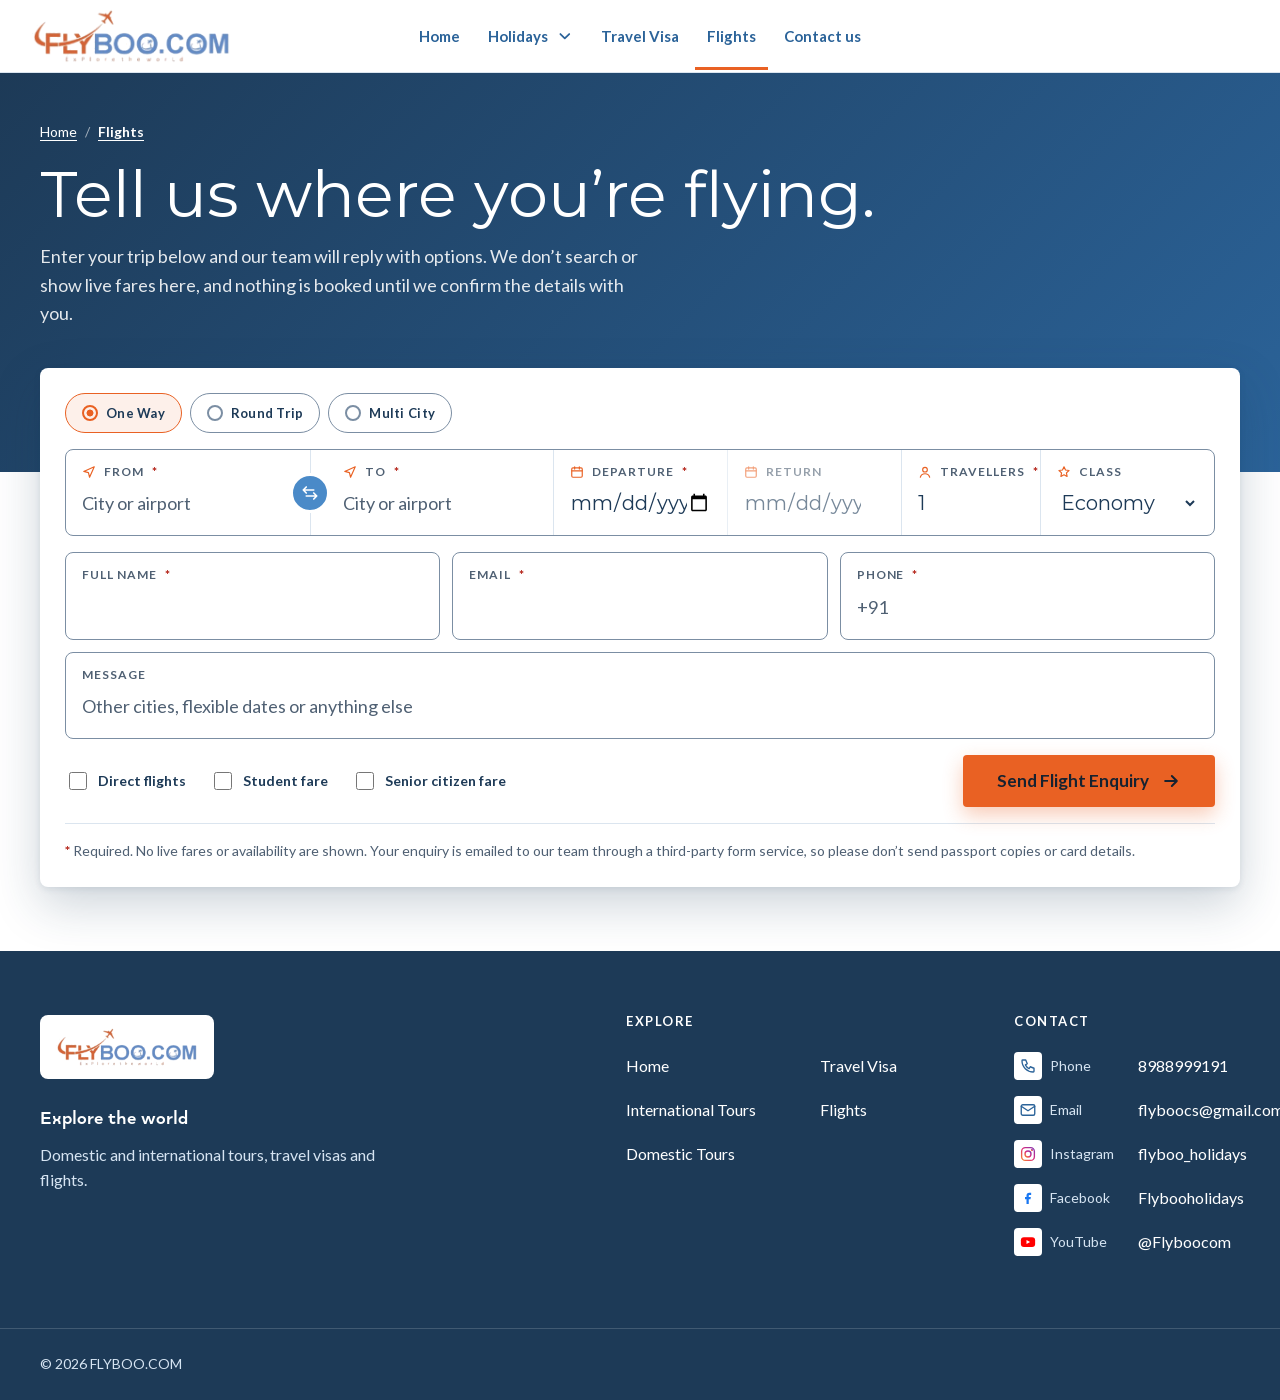
<file: flights.html>
<!doctype html>
<html lang="en">
<head>
  <meta charset="utf-8">
  <meta name="viewport" content="width=device-width, initial-scale=1">
  <title>Flights — FLYBOO.COM</title>
  <meta name="description" content="Send a flight enquiry to FLYBOO.COM.">
  <meta name="theme-color" content="#ffffff">
  <script>document.documentElement.classList.add('js');</script>
  <link rel="stylesheet" href="assets/css/tokens.css?v=20261028b">
  <link rel="stylesheet" href="assets/css/main.css?v=20261122e">
  <link rel="stylesheet" href="assets/css/service.css?v=20261121a">
  <script src="assets/js/nav.js" defer></script>
  <script src="assets/js/enquiry.js" defer></script>
  <script src="assets/js/flights.js" defer></script>
</head>
<body>
<div class="page-shell">
  <a class="skip-link" href="#main">Skip to main content</a>
  <header class="site-header">
    <div class="container site-header__inner">
      <a class="brand" href="index.html">
        <img src="assets/img/flyboo-logo.png" width="423" height="119" alt="FLYBOO.COM — Explore the world">
      </a>
      <button class="nav-toggle" type="button" aria-expanded="false" aria-controls="primary-nav">
        <svg class="icon-open" xmlns="http://www.w3.org/2000/svg" viewBox="0 0 24 24" fill="none" stroke="currentColor" stroke-width="2.5" stroke-linecap="round" aria-hidden="true" focusable="false"><path d="M4 7h16M4 12h16M4 17h16"/></svg>
        <svg class="icon-close" xmlns="http://www.w3.org/2000/svg" viewBox="0 0 24 24" fill="none" stroke="currentColor" stroke-width="2.5" stroke-linecap="round" aria-hidden="true" focusable="false"><path d="M6 6l12 12M18 6 6 18"/></svg>
        <span class="nav-toggle__label">Menu</span>
      </button>
      <nav class="primary-nav" id="primary-nav" aria-label="Primary">
        <ul>
          <li><a href="index.html">Home</a></li>
          <li class="has-dropdown">
            <button class="nav-dropdown__toggle" type="button" aria-expanded="false" aria-controls="holidays-menu">Holidays <svg class="nav-dropdown__chevron" xmlns="http://www.w3.org/2000/svg" viewBox="0 0 20 20" fill="none" stroke="currentColor" stroke-width="2" stroke-linecap="round" stroke-linejoin="round" aria-hidden="true" focusable="false"><path d="m5 8 5 5 5-5"/></svg></button>
            <ul class="nav-dropdown" id="holidays-menu">
              <li><a href="international-tours.html">International Tours</a></li>
              <li><a href="domestic-tours.html">Domestic Tours</a></li>
            </ul>
          </li>
          <li><a href="travel-visa.html">Travel Visa</a></li>
          <li><a href="flights.html" aria-current="page">Flights</a></li>
          <li><a href="contact.html">Contact us</a></li>
        </ul>
      </nav>
    </div>
  </header>

  <main id="main" tabindex="-1">
    <section class="page-banner page-banner--band" aria-labelledby="page-title">
      <div class="container">
        <nav class="breadcrumb" aria-label="Breadcrumb"><ol><li><a href="index.html">Home</a></li><li><a href="flights.html" aria-current="page">Flights</a></li></ol></nav>
        <h1 id="page-title">Tell us where you&rsquo;re flying.</h1>
        <p>Enter your trip below and our team will reply with options. We don&rsquo;t search or show live fares here, and nothing is booked until we confirm the details with you.</p>
      </div>
    </section>

    <section class="section fs-section" id="enquiry" aria-labelledby="fs-title">
      <div class="container">
        <h2 id="fs-title" class="visually-hidden">Flight enquiry</h2>
        <form class="flight-search" id="flights-form" data-enquiry="flights" data-endpoint="https://formsubmit.co/ajax/flyboocs@gmail.com" data-subject="New flight enquiry from FLYBOO.COM" novalidate>
          <noscript><p class="form-message form-message--notice">This form needs JavaScript to work. Please enable it and reload the page, or contact us by phone or email.</p></noscript>
          <div class="form-message" tabindex="-1" hidden></div>

          <fieldset class="fs-trip">
            <legend class="visually-hidden">Trip type</legend>
            <label class="fs-pill"><input type="radio" name="tripType" value="One way" checked><span>One Way</span></label>
            <label class="fs-pill"><input type="radio" name="tripType" value="Round trip"><span>Round Trip</span></label>
            <label class="fs-pill"><input type="radio" name="tripType" value="Multi city"><span>Multi City</span></label>
          </fieldset>

          <p class="fs-leg" id="fs-leg1" hidden>Flight 1</p>
          <div class="fs-bar">
            <div class="fs-cell fs-cell--from">
              <label for="fs-from">From <span class="req" aria-hidden="true">*</span></label>
              <input class="fs-input" id="fs-from" name="from" type="text" required placeholder="City or airport" autocomplete="off" aria-describedby="fs-from-error">
              <span class="error" id="fs-from-error" hidden></span>
            </div>
            <button class="fs-swap" id="fs-swap" type="button" aria-label="Swap From and To">
              <svg xmlns="http://www.w3.org/2000/svg" viewBox="0 0 24 24" fill="none" stroke="currentColor" stroke-width="2.2" stroke-linecap="round" stroke-linejoin="round" aria-hidden="true" focusable="false"><path d="M7 4L3 8l4 4M3 8h14M17 20l4-4-4-4M21 16H7"/></svg>
            </button>
            <div class="fs-cell fs-cell--to">
              <label for="fs-to">To <span class="req" aria-hidden="true">*</span></label>
              <input class="fs-input" id="fs-to" name="to" type="text" required placeholder="City or airport" autocomplete="off" aria-describedby="fs-to-error">
              <span class="error" id="fs-to-error" hidden></span>
            </div>
            <div class="fs-cell">
              <label for="fs-depart">Departure <span class="req" aria-hidden="true">*</span></label>
              <input class="fs-input" id="fs-depart" name="departDate" type="date" required aria-describedby="fs-depart-error">
              <span class="error" id="fs-depart-error" hidden></span>
            </div>
            <div class="fs-cell" id="fs-return-cell">
              <label for="fs-return">Return</label>
              <input class="fs-input" id="fs-return" name="returnDate" type="date" disabled aria-describedby="fs-return-hint fs-return-error">
              <span class="hint" id="fs-return-hint">Choose Round Trip to add a return date.</span>
              <span class="error" id="fs-return-error" hidden></span>
            </div>
            <div class="fs-cell fs-cell--trav">
              <label for="fs-trav">Travellers <span class="req" aria-hidden="true">*</span></label>
              <input class="fs-input" id="fs-trav" name="travellers" type="number" inputmode="numeric" min="1" max="9" step="1" value="1" required aria-describedby="fs-trav-error">
              <span class="error" id="fs-trav-error" hidden></span>
            </div>
            <div class="fs-cell fs-cell--class">
              <label for="fs-class">Class</label>
              <select class="fs-input" id="fs-class" name="travelClass">
                <option>Economy</option>
                <option>Premium Economy</option>
                <option>Business</option>
                <option>First</option>
              </select>
            </div>
          </div>

          <div class="fs-leg2" id="fs-leg2" hidden>
            <p class="fs-leg">Flight 2</p>
            <div class="fs-bar fs-bar--leg2">
              <div class="fs-cell fs-cell--from">
                <label for="fs-from2">From <span class="visually-hidden">(flight 2)</span> <span class="req" aria-hidden="true">*</span></label>
                <input class="fs-input" id="fs-from2" name="from2" data-label="Flight 2 from" type="text" disabled placeholder="City or airport" autocomplete="off" aria-describedby="fs-from2-error">
                <span class="error" id="fs-from2-error" hidden></span>
              </div>
              <button class="fs-swap" id="fs-swap2" type="button" aria-label="Swap From and To for flight 2"><svg xmlns="http://www.w3.org/2000/svg" viewBox="0 0 24 24" fill="none" stroke="currentColor" stroke-width="2.2" stroke-linecap="round" stroke-linejoin="round" aria-hidden="true" focusable="false"><path d="M7 4L3 8l4 4M3 8h14M17 20l4-4-4-4M21 16H7"/></svg></button>
              <div class="fs-cell fs-cell--to">
                <label for="fs-to2">To <span class="visually-hidden">(flight 2)</span> <span class="req" aria-hidden="true">*</span></label>
                <input class="fs-input" id="fs-to2" name="to2" data-label="Flight 2 to" type="text" disabled placeholder="City or airport" autocomplete="off" aria-describedby="fs-to2-error">
                <span class="error" id="fs-to2-error" hidden></span>
              </div>
              <div class="fs-cell">
                <label for="fs-depart2">Departure <span class="visually-hidden">(flight 2)</span> <span class="req" aria-hidden="true">*</span></label>
                <input class="fs-input" id="fs-depart2" name="departDate2" data-label="Flight 2 departure" type="date" disabled aria-describedby="fs-depart2-error">
                <span class="error" id="fs-depart2-error" hidden></span>
              </div>
            </div>
          </div>

          <div class="fs-foot">
            <div class="fs-contact">
              <div class="fs-cell">
                <label for="fs-name">Full name <span class="req" aria-hidden="true">*</span></label>
                <input class="fs-input" id="fs-name" name="name" type="text" required autocomplete="name" aria-describedby="fs-name-error">
                <span class="error" id="fs-name-error" hidden></span>
              </div>
              <div class="fs-cell">
                <label for="fs-email">Email <span class="req" aria-hidden="true">*</span></label>
                <input class="fs-input" id="fs-email" name="email" type="email" required autocomplete="email" aria-describedby="fs-email-error">
                <span class="error" id="fs-email-error" hidden></span>
              </div>
              <div class="fs-cell">
                <label for="fs-phone">Phone <span class="req" aria-hidden="true">*</span></label>
                <input class="fs-input" id="fs-phone" name="phone" type="tel" required autocomplete="tel" placeholder="+91" aria-describedby="fs-phone-error">
                <span class="error" id="fs-phone-error" hidden></span>
              </div>
              <div class="fs-cell fs-cell--wide">
                <label for="fs-message">Message <span class="hint">(optional)</span></label>
                <input class="fs-input" id="fs-message" name="message" type="text" maxlength="500" placeholder="Other cities, flexible dates or anything else">
              </div>
            </div>
            <div class="fs-actions">
              <div class="fs-checks" role="group" aria-label="Flight options">
                <label class="fs-check"><input type="checkbox" name="directFlights" value="Yes"><span>Direct flights</span></label>
                <label class="fs-check"><input type="checkbox" name="studentFare" value="Yes"><span>Student fare</span></label>
                <label class="fs-check"><input type="checkbox" name="seniorCitizenFare" value="Yes"><span>Senior citizen fare</span></label>
              </div>
              <button class="btn btn--primary btn--lg fs-submit" type="submit"><span>Send Flight Enquiry</span><svg xmlns="http://www.w3.org/2000/svg" viewBox="0 0 24 24" fill="none" stroke="currentColor" stroke-width="2.4" stroke-linecap="round" stroke-linejoin="round" aria-hidden="true" focusable="false"><path d="M5 12h14M13 6l6 6-6 6"/></svg></button>
            </div>
          </div>
          <p class="fs-note"><span class="req" aria-hidden="true">*</span> Required. No live fares or availability are shown. Your enquiry is emailed to our team through a third-party form service, so please don&rsquo;t send passport copies or card details.</p>
          <div class="hp" aria-hidden="true"><label for="fs-honey">Leave this field empty</label><input id="fs-honey" name="_honey" type="text" tabindex="-1" autocomplete="off"></div>
        </form>
      </div>
    </section>
  </main>

  <footer class="site-footer">
    <div class="container footer__grid">
      <div class="footer__brand">
        <a class="footer__logo" href="index.html">
          <img src="assets/img/flyboo-logo.png" width="423" height="119" alt="FLYBOO.COM — Explore the world">
        </a>
        <p class="footer__tagline">Explore the world</p>
        <p class="footer__about">Domestic and international tours, travel visas and flights.</p>
      </div>
      <nav class="footer__nav" aria-label="Footer">
        <h2 class="footer__heading">Explore</h2>
        <ul class="footer__links">
          <li><a href="index.html">Home</a></li>
          <li><a href="international-tours.html">International Tours</a></li>
          <li><a href="domestic-tours.html">Domestic Tours</a></li>
          <li><a href="travel-visa.html">Travel Visa</a></li>
          <li><a href="flights.html">Flights</a></li>
        </ul>
      </nav>
      <div class="footer__contact">
        <h2 class="footer__heading">Contact</h2>
        <ul class="footer__links footer__links--stack">
          <li><span class="footer__label"><svg class="footer__icon" xmlns="http://www.w3.org/2000/svg" viewBox="0 0 24 24" fill="none" stroke="currentColor" stroke-width="1.8" stroke-linecap="round" stroke-linejoin="round" aria-hidden="true" focusable="false"><path d="M5 4h4l2 5-2.5 1.5a11 11 0 0 0 5 5L15 13l5 2v4a1 1 0 0 1-1 1A15 15 0 0 1 4 5a1 1 0 0 1 1-1z"/></svg>Phone</span><a href="tel:+918988999191">8988999191</a></li>
          <li><span class="footer__label"><svg class="footer__icon" xmlns="http://www.w3.org/2000/svg" viewBox="0 0 24 24" fill="none" stroke="currentColor" stroke-width="1.8" stroke-linecap="round" stroke-linejoin="round" aria-hidden="true" focusable="false"><rect x="3" y="5" width="18" height="14" rx="2"/><path d="M3 7l9 6 9-6"/></svg>Email</span><a href="mailto:flyboocs@gmail.com">flyboocs@gmail.com</a></li>
          <li><span class="footer__label"><svg class="footer__icon footer__icon--instagram" xmlns="http://www.w3.org/2000/svg" viewBox="0 0 24 24" fill="none" stroke="currentColor" stroke-width="1.8" stroke-linecap="round" stroke-linejoin="round" aria-hidden="true" focusable="false"><defs><linearGradient id="ig-grad" x1="0" y1="1" x2="1" y2="0"><stop offset="0" stop-color="#f58529"/><stop offset="0.5" stop-color="#dd2a7b"/><stop offset="1" stop-color="#8134af"/></linearGradient></defs><rect x="3.5" y="3.5" width="17" height="17" rx="5"/><circle cx="12" cy="12" r="4"/><circle cx="17.2" cy="6.8" r="0.6" fill="url(#ig-grad)"/></svg>Instagram</span><a href="https://www.instagram.com/flyboo_holidays" target="_blank" rel="noopener noreferrer">flyboo_holidays<span class="visually-hidden"> (opens in a new tab)</span></a></li>
          <li><span class="footer__label"><svg class="footer__icon footer__icon--facebook" xmlns="http://www.w3.org/2000/svg" viewBox="0 0 24 24" fill="currentColor" aria-hidden="true" focusable="false"><path d="M14 8h2.2V5H13.6C11.2 5 10 6.5 10 8.7V10.5H8v3h2V20h3v-6.5h2.3l.5-3H13V9c0-.6.3-1 1-1z"/></svg>Facebook</span><a href="https://www.facebook.com/Flybooholidays" target="_blank" rel="noopener noreferrer">Flybooholidays<span class="visually-hidden"> (opens in a new tab)</span></a></li>
          <li><span class="footer__label"><svg class="footer__icon footer__icon--youtube" xmlns="http://www.w3.org/2000/svg" viewBox="0 0 24 24" fill="none" stroke="currentColor" stroke-width="1.8" stroke-linecap="round" stroke-linejoin="round" aria-hidden="true" focusable="false"><rect x="2.5" y="5.5" width="19" height="13" rx="4" fill="currentColor" stroke="none"/><path d="M10 9.2v5.6l4.8-2.8z" fill="#fff" stroke="none"/></svg>YouTube</span><a href="https://www.youtube.com/@Flyboocom" target="_blank" rel="noopener noreferrer">@Flyboocom<span class="visually-hidden"> (opens in a new tab)</span></a></li>
        </ul>
      </div>
    </div>
    <div class="footer__bottom">
      <div class="container">
        <p>&copy; 2026 FLYBOO.COM</p>
      </div>
    </div>
  </footer>
</div>
</body>
</html>
</file>
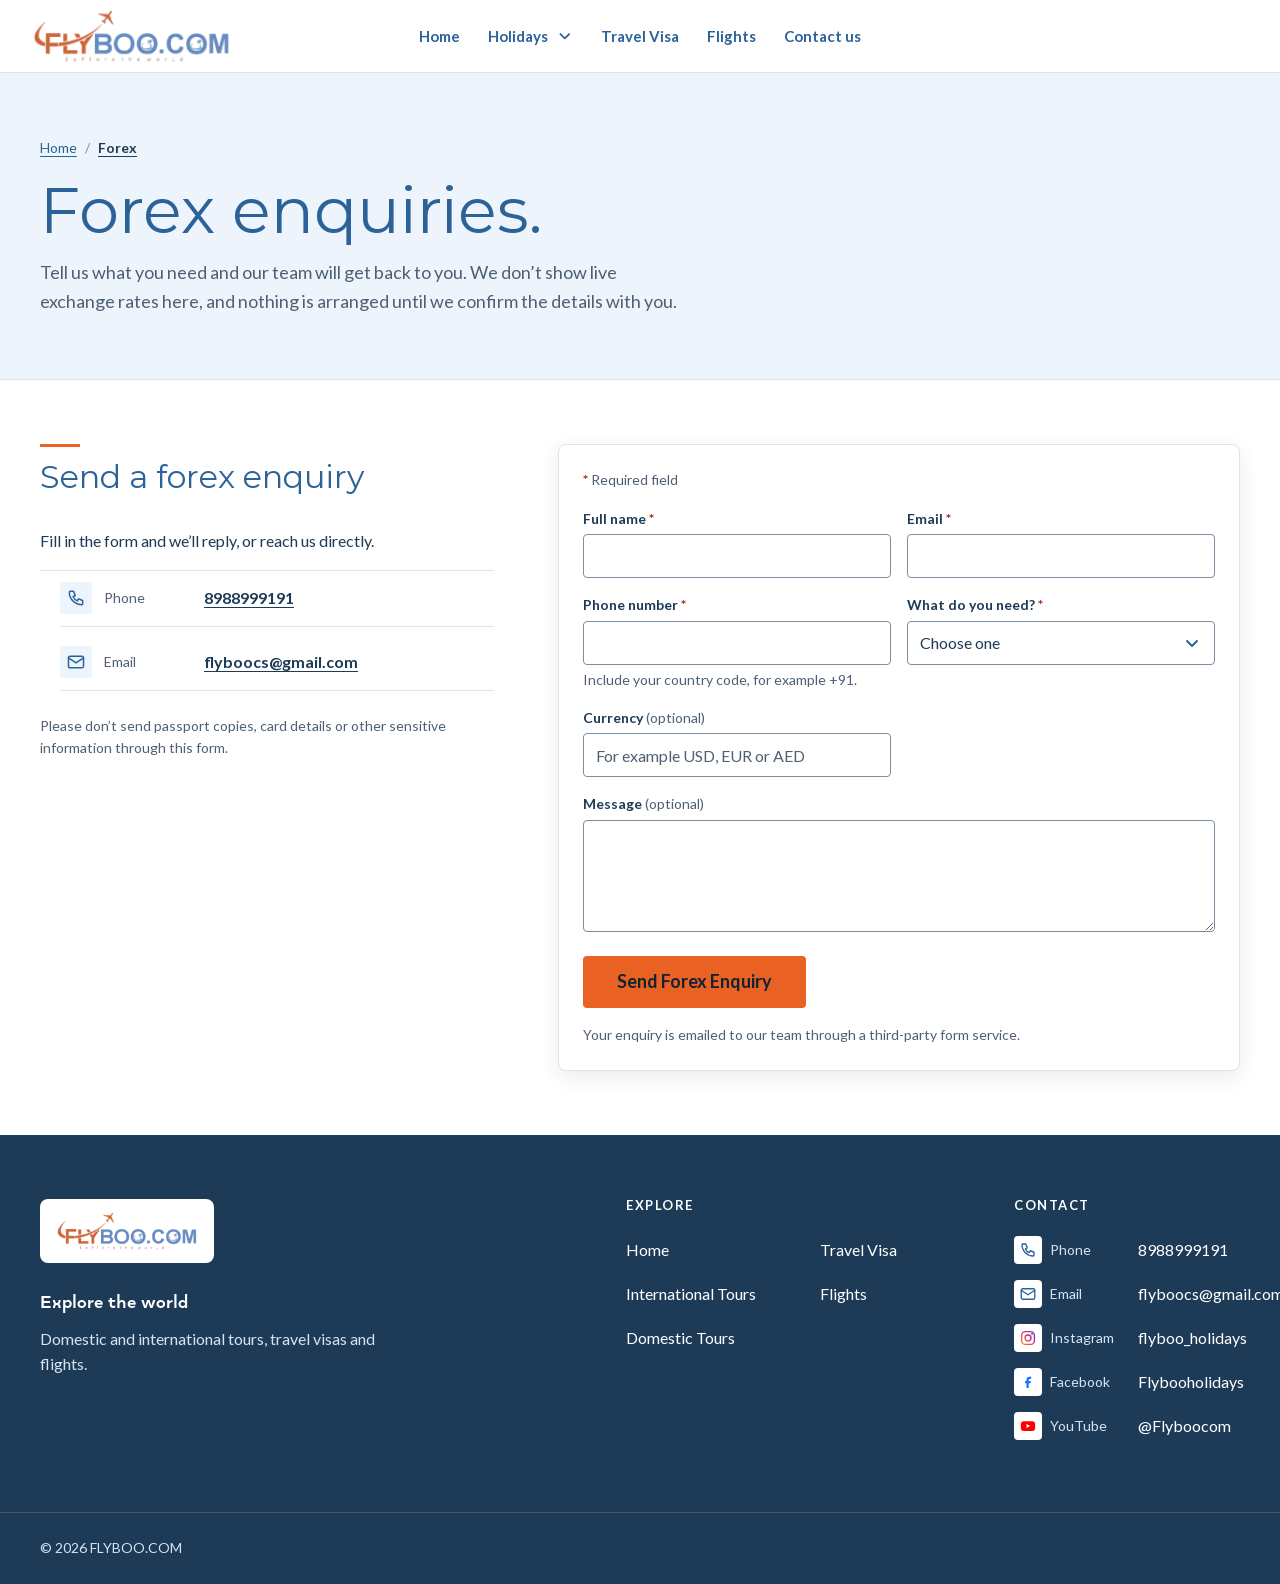
<file: forex.html>
<!doctype html>
<html lang="en">
<head>
  <meta charset="utf-8">
  <meta name="viewport" content="width=device-width, initial-scale=1">
  <title>Forex — FLYBOO.COM</title>
  <meta name="description" content="Send a forex enquiry to FLYBOO.COM.">
  <meta name="theme-color" content="#ffffff">
  <script>document.documentElement.classList.add('js');</script>
  <link rel="stylesheet" href="assets/css/tokens.css?v=20261028b">
  <link rel="stylesheet" href="assets/css/main.css?v=20261122e">
  <link rel="stylesheet" href="assets/css/service.css?v=20261115g">
  <script src="assets/js/nav.js" defer></script>
  <script src="assets/js/enquiry.js" defer></script>
</head>
<body>
<div class="page-shell">
  <a class="skip-link" href="#main">Skip to main content</a>
  <header class="site-header">
    <div class="container site-header__inner">
      <a class="brand" href="index.html">
        <img src="assets/img/flyboo-logo.png" width="423" height="119" alt="FLYBOO.COM — Explore the world">
      </a>
      <button class="nav-toggle" type="button" aria-expanded="false" aria-controls="primary-nav">
        <svg class="icon-open" xmlns="http://www.w3.org/2000/svg" viewBox="0 0 24 24" fill="none" stroke="currentColor" stroke-width="2.5" stroke-linecap="round" aria-hidden="true" focusable="false"><path d="M4 7h16M4 12h16M4 17h16"/></svg>
        <svg class="icon-close" xmlns="http://www.w3.org/2000/svg" viewBox="0 0 24 24" fill="none" stroke="currentColor" stroke-width="2.5" stroke-linecap="round" aria-hidden="true" focusable="false"><path d="M6 6l12 12M18 6 6 18"/></svg>
        <span class="nav-toggle__label">Menu</span>
      </button>
      <nav class="primary-nav" id="primary-nav" aria-label="Primary">
        <ul>
          <li><a href="index.html">Home</a></li>
          <li class="has-dropdown">
            <button class="nav-dropdown__toggle" type="button" aria-expanded="false" aria-controls="holidays-menu">Holidays <svg class="nav-dropdown__chevron" xmlns="http://www.w3.org/2000/svg" viewBox="0 0 20 20" fill="none" stroke="currentColor" stroke-width="2" stroke-linecap="round" stroke-linejoin="round" aria-hidden="true" focusable="false"><path d="m5 8 5 5 5-5"/></svg></button>
            <ul class="nav-dropdown" id="holidays-menu">
              <li><a href="international-tours.html">International Tours</a></li>
              <li><a href="domestic-tours.html">Domestic Tours</a></li>
            </ul>
          </li>
          <li><a href="travel-visa.html">Travel Visa</a></li>
          <li><a href="flights.html">Flights</a></li>
          <li><a href="contact.html">Contact us</a></li>
        </ul>
      </nav>
    </div>
  </header>

  <main id="main" tabindex="-1">
    <section class="page-banner" aria-labelledby="page-title">
      <div class="container">
        <nav class="breadcrumb" aria-label="Breadcrumb"><ol><li><a href="index.html">Home</a></li><li><a href="forex.html" aria-current="page">Forex</a></li></ol></nav>
        <h1 id="page-title">Forex enquiries.</h1>
        <p>Tell us what you need and our team will get back to you. We don&rsquo;t show live exchange rates here, and nothing is arranged until we confirm the details with you.</p>
      </div>
    </section>

    <section class="section" id="enquiry" aria-labelledby="forex-title">
      <div class="container enquiry">
        <div class="enquiry__aside">
          <div class="section-heading">
            <h2 id="forex-title">Send a forex enquiry</h2>
          </div>
          <p>Fill in the form and we&rsquo;ll reply, or reach us directly.</p>
          <ul class="contact-list">
            <li><svg class="contact__icon" xmlns="http://www.w3.org/2000/svg" viewBox="0 0 24 24" fill="none" stroke="currentColor" stroke-width="1.8" stroke-linecap="round" stroke-linejoin="round" aria-hidden="true" focusable="false"><path d="M5 4h4l2 5-2.5 1.5a11 11 0 0 0 5 5L15 13l5 2v4a1 1 0 0 1-1 1A15 15 0 0 1 4 5a1 1 0 0 1 1-1z"/></svg><span class="contact__label">Phone</span><a href="tel:+918988999191">8988999191</a></li>
            <li><svg class="contact__icon" xmlns="http://www.w3.org/2000/svg" viewBox="0 0 24 24" fill="none" stroke="currentColor" stroke-width="1.8" stroke-linecap="round" stroke-linejoin="round" aria-hidden="true" focusable="false"><rect x="3" y="5" width="18" height="14" rx="2"/><path d="M3 7l9 6 9-6"/></svg><span class="contact__label">Email</span><a href="mailto:flyboocs@gmail.com">flyboocs@gmail.com</a></li>
          </ul>
          <p class="contact__note">Please don&rsquo;t send passport copies, card details or other sensitive information through this form.</p>
        </div>
        <form class="search-panel" id="forex-form" data-enquiry="forex" data-endpoint="https://formsubmit.co/ajax/flyboocs@gmail.com" data-subject="New forex enquiry from FLYBOO.COM" novalidate>
          <noscript><p class="form-message form-message--notice">This form needs JavaScript to work. Please enable it and reload the page, or contact us by phone or email.</p></noscript>
          <div class="form-message" tabindex="-1" hidden></div>
          <p class="form-privacy form-privacy--first"><span class="req" aria-hidden="true">*</span> Required field</p>
          <div class="form-grid">
            <div class="field hp" aria-hidden="true">
              <label for="enq-honey">Leave this field empty</label>
              <input class="input" id="enq-honey" name="_honey" type="text" tabindex="-1" autocomplete="off">
            </div>
            <div class="field">
              <label for="enq-name">Full name <span class="req" aria-hidden="true">*</span></label>
              <input class="input" id="enq-name" name="name" type="text" required aria-describedby="enq-name-error" autocomplete="name">
              <span class="error" id="enq-name-error" hidden></span>
            </div>
            <div class="field">
              <label for="enq-email">Email <span class="req" aria-hidden="true">*</span></label>
              <input class="input" id="enq-email" name="email" type="email" required aria-describedby="enq-email-error" autocomplete="email">
              <span class="error" id="enq-email-error" hidden></span>
            </div>
            <div class="field">
              <label for="enq-phone">Phone number <span class="req" aria-hidden="true">*</span></label>
              <input class="input" id="enq-phone" name="phone" type="tel" required aria-describedby="enq-phone-hint enq-phone-error" autocomplete="tel">
              <span class="hint" id="enq-phone-hint">Include your country code, for example +91.</span>
              <span class="error" id="enq-phone-error" hidden></span>
            </div>
            <div class="field">
              <label for="enq-service">What do you need? <span class="req" aria-hidden="true">*</span></label>
              <select class="select" id="enq-service" name="service" required aria-describedby="enq-service-error">
                <option value="">Choose one</option>
                <option>Buy foreign currency</option>
                <option>Sell foreign currency</option>
                <option>Forex card</option>
                <option>Something else</option>
              </select>
              <span class="error" id="enq-service-error" hidden></span>
            </div>
            <div class="field">
              <label for="enq-currency">Currency <span class="hint">(optional)</span></label>
              <input class="input" id="enq-currency" name="currency" type="text" maxlength="100" placeholder="For example USD, EUR or AED">
            </div>
            <div class="field field--full">
              <label for="enq-message">Message <span class="hint">(optional)</span></label>
              <textarea class="textarea" id="enq-message" name="message" maxlength="1000"></textarea>
            </div>
          </div>
          <div class="form-actions">
            <button class="btn btn--primary btn--lg" type="submit">Send Forex Enquiry</button>
          </div>
          <p class="form-privacy">Your enquiry is emailed to our team through a third-party form service.</p>
        </form>
      </div>
    </section>
  </main>

  <footer class="site-footer">
    <div class="container footer__grid">
      <div class="footer__brand">
        <a class="footer__logo" href="index.html">
          <img src="assets/img/flyboo-logo.png" width="423" height="119" alt="FLYBOO.COM — Explore the world">
        </a>
        <p class="footer__tagline">Explore the world</p>
        <p class="footer__about">Domestic and international tours, travel visas and flights.</p>
      </div>
      <nav class="footer__nav" aria-label="Footer">
        <h2 class="footer__heading">Explore</h2>
        <ul class="footer__links">
          <li><a href="index.html">Home</a></li>
          <li><a href="international-tours.html">International Tours</a></li>
          <li><a href="domestic-tours.html">Domestic Tours</a></li>
          <li><a href="travel-visa.html">Travel Visa</a></li>
          <li><a href="flights.html">Flights</a></li>
        </ul>
      </nav>
      <div class="footer__contact">
        <h2 class="footer__heading">Contact</h2>
        <ul class="footer__links footer__links--stack">
          <li><span class="footer__label"><svg class="footer__icon" xmlns="http://www.w3.org/2000/svg" viewBox="0 0 24 24" fill="none" stroke="currentColor" stroke-width="1.8" stroke-linecap="round" stroke-linejoin="round" aria-hidden="true" focusable="false"><path d="M5 4h4l2 5-2.5 1.5a11 11 0 0 0 5 5L15 13l5 2v4a1 1 0 0 1-1 1A15 15 0 0 1 4 5a1 1 0 0 1 1-1z"/></svg>Phone</span><a href="tel:+918988999191">8988999191</a></li>
          <li><span class="footer__label"><svg class="footer__icon" xmlns="http://www.w3.org/2000/svg" viewBox="0 0 24 24" fill="none" stroke="currentColor" stroke-width="1.8" stroke-linecap="round" stroke-linejoin="round" aria-hidden="true" focusable="false"><rect x="3" y="5" width="18" height="14" rx="2"/><path d="M3 7l9 6 9-6"/></svg>Email</span><a href="mailto:flyboocs@gmail.com">flyboocs@gmail.com</a></li>
          <li><span class="footer__label"><svg class="footer__icon footer__icon--instagram" xmlns="http://www.w3.org/2000/svg" viewBox="0 0 24 24" fill="none" stroke="currentColor" stroke-width="1.8" stroke-linecap="round" stroke-linejoin="round" aria-hidden="true" focusable="false"><defs><linearGradient id="ig-grad" x1="0" y1="1" x2="1" y2="0"><stop offset="0" stop-color="#f58529"/><stop offset="0.5" stop-color="#dd2a7b"/><stop offset="1" stop-color="#8134af"/></linearGradient></defs><rect x="3.5" y="3.5" width="17" height="17" rx="5"/><circle cx="12" cy="12" r="4"/><circle cx="17.2" cy="6.8" r="0.6" fill="url(#ig-grad)"/></svg>Instagram</span><a href="https://www.instagram.com/flyboo_holidays" target="_blank" rel="noopener noreferrer">flyboo_holidays<span class="visually-hidden"> (opens in a new tab)</span></a></li>
          <li><span class="footer__label"><svg class="footer__icon footer__icon--facebook" xmlns="http://www.w3.org/2000/svg" viewBox="0 0 24 24" fill="currentColor" aria-hidden="true" focusable="false"><path d="M14 8h2.2V5H13.6C11.2 5 10 6.5 10 8.7V10.5H8v3h2V20h3v-6.5h2.3l.5-3H13V9c0-.6.3-1 1-1z"/></svg>Facebook</span><a href="https://www.facebook.com/Flybooholidays" target="_blank" rel="noopener noreferrer">Flybooholidays<span class="visually-hidden"> (opens in a new tab)</span></a></li>
          <li><span class="footer__label"><svg class="footer__icon footer__icon--youtube" xmlns="http://www.w3.org/2000/svg" viewBox="0 0 24 24" fill="none" stroke="currentColor" stroke-width="1.8" stroke-linecap="round" stroke-linejoin="round" aria-hidden="true" focusable="false"><rect x="2.5" y="5.5" width="19" height="13" rx="4" fill="currentColor" stroke="none"/><path d="M10 9.2v5.6l4.8-2.8z" fill="#fff" stroke="none"/></svg>YouTube</span><a href="https://www.youtube.com/@Flyboocom" target="_blank" rel="noopener noreferrer">@Flyboocom<span class="visually-hidden"> (opens in a new tab)</span></a></li>
        </ul>
      </div>
    </div>
    <div class="footer__bottom">
      <div class="container">
        <p>&copy; 2026 FLYBOO.COM</p>
      </div>
    </div>
  </footer>
</div>
</body>
</html>
</file>
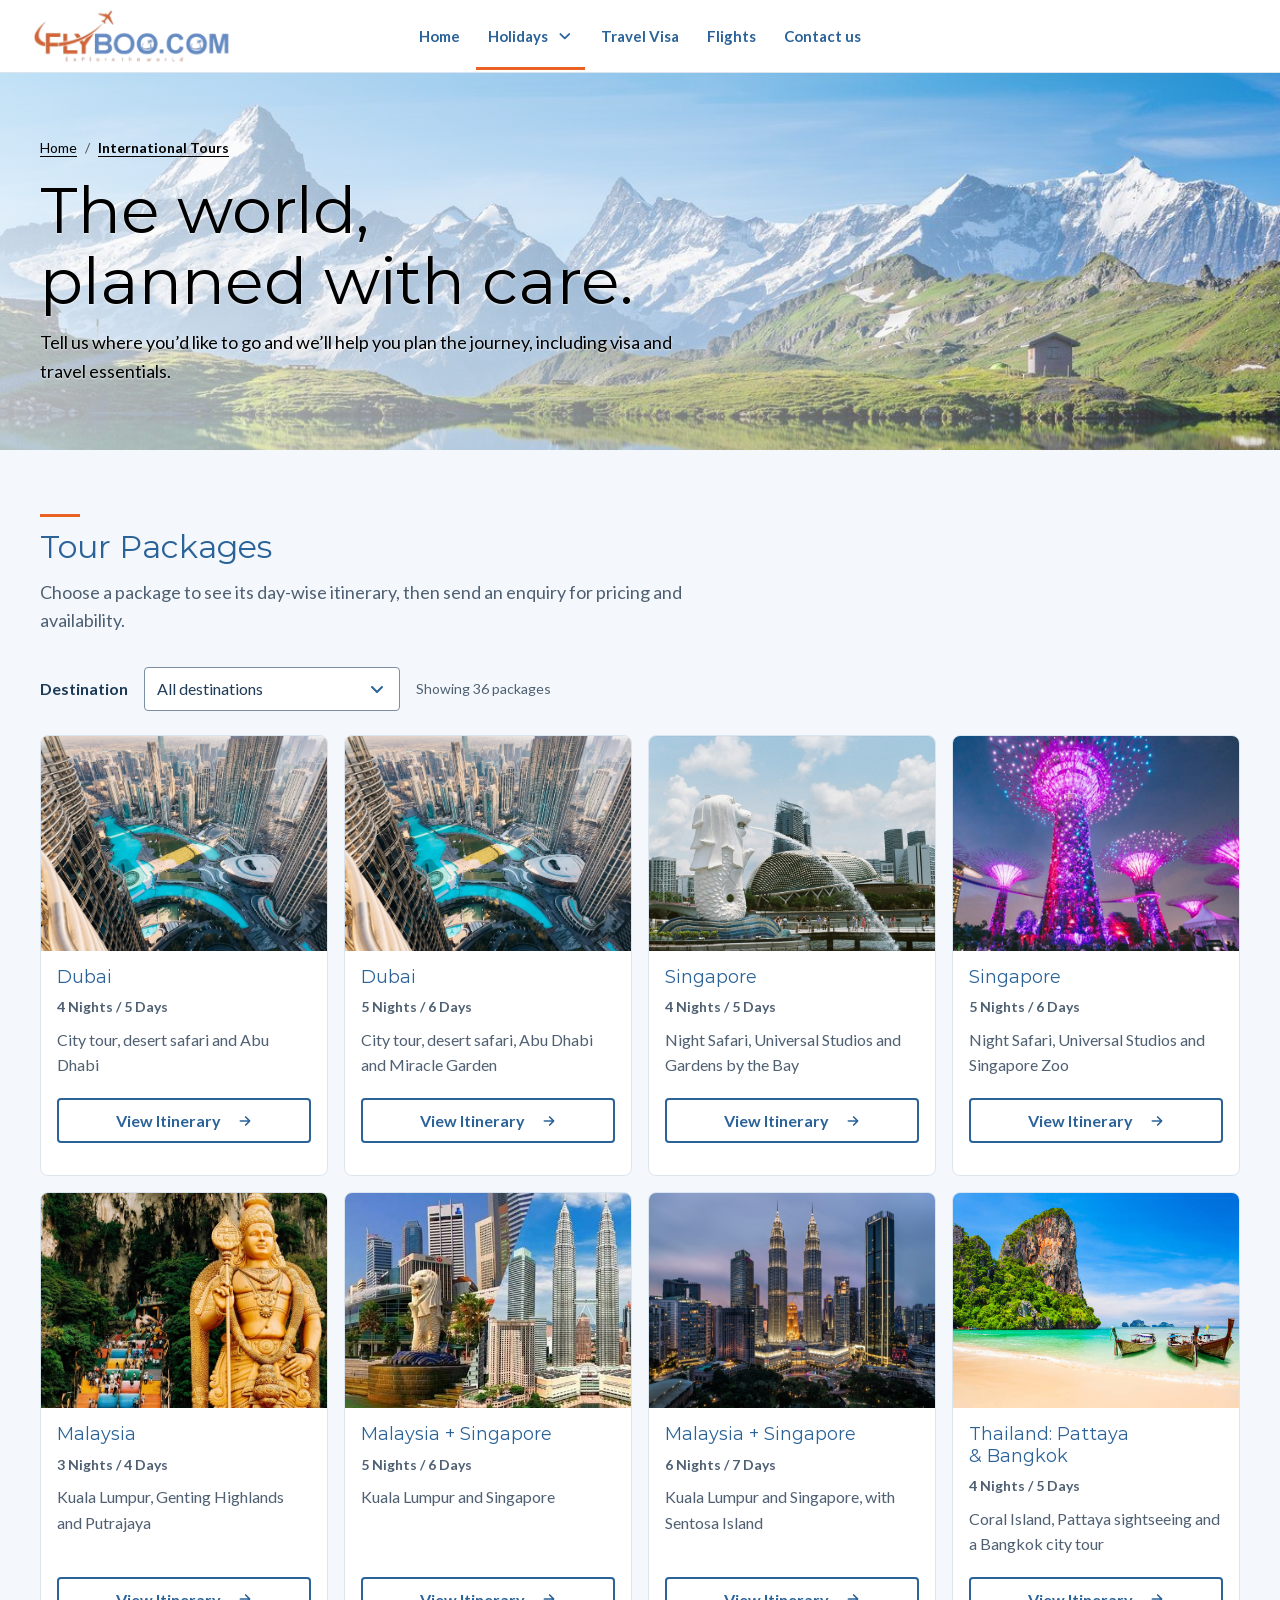
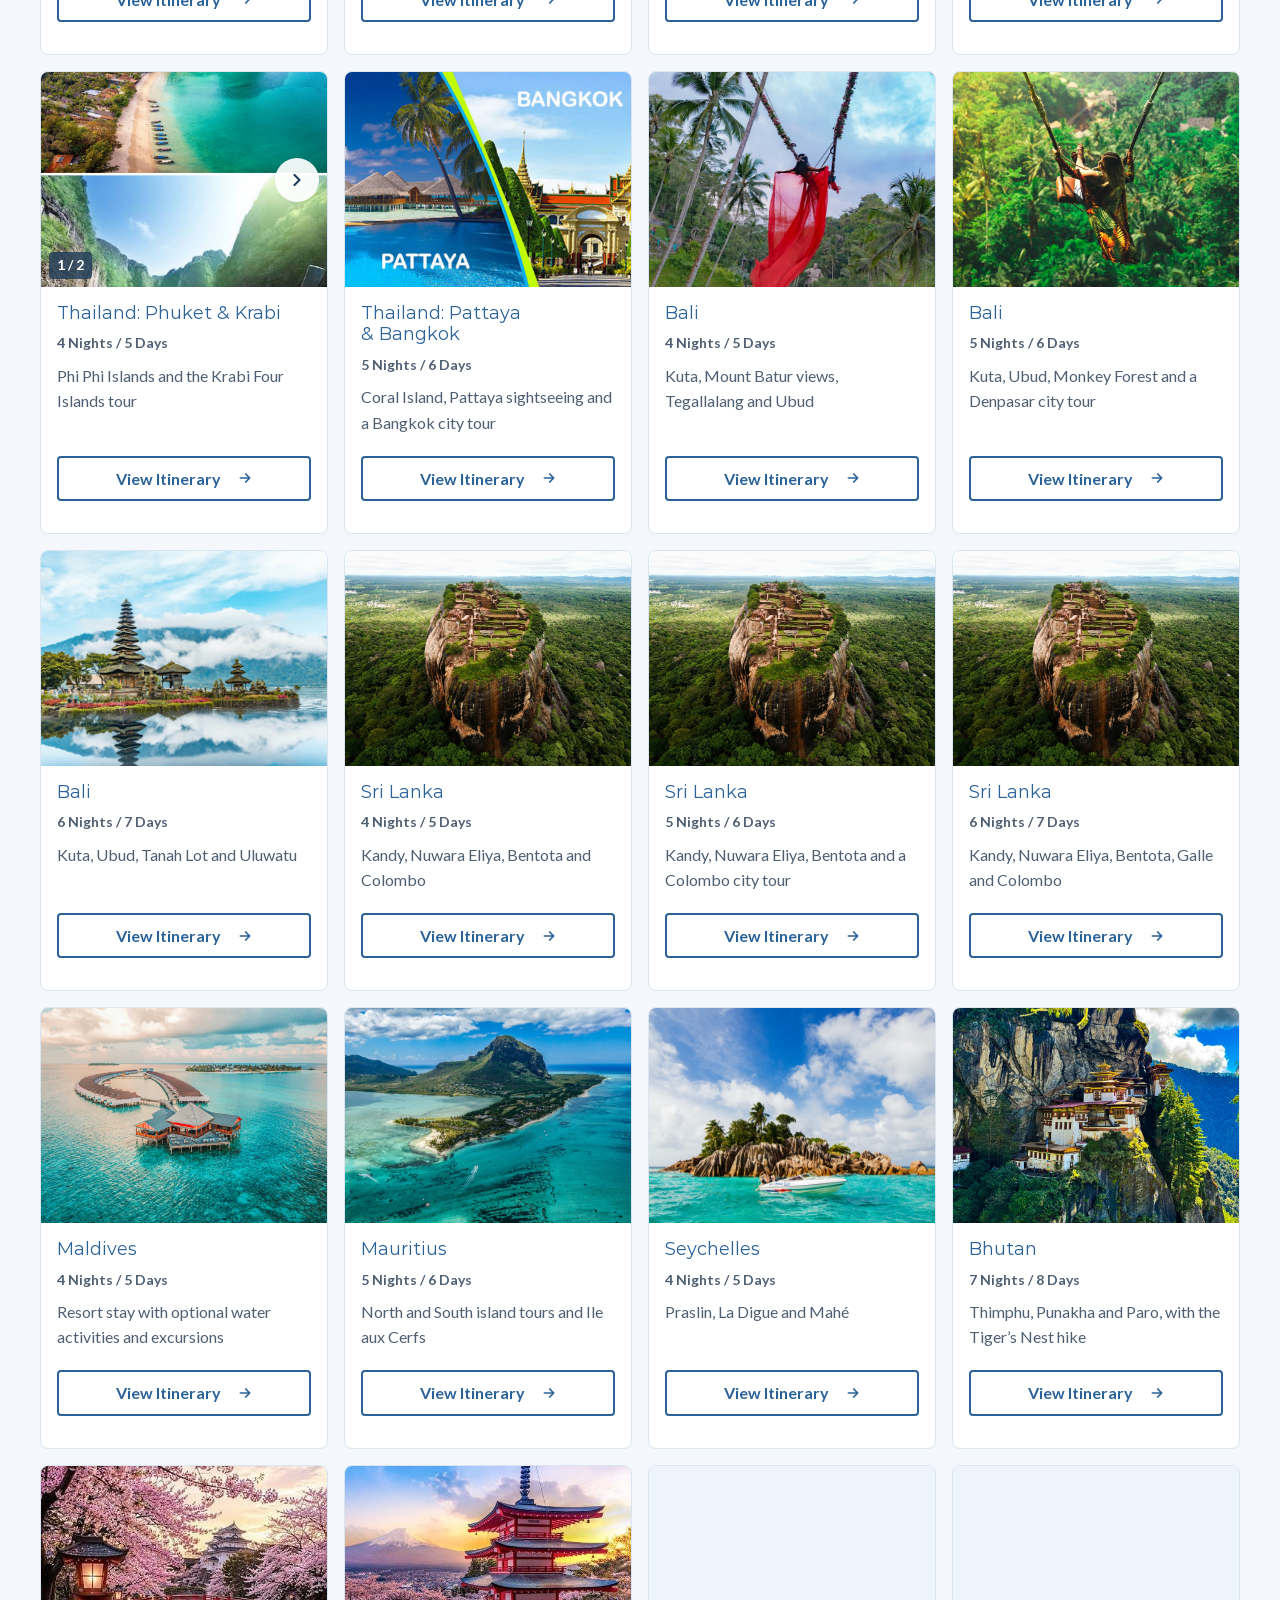
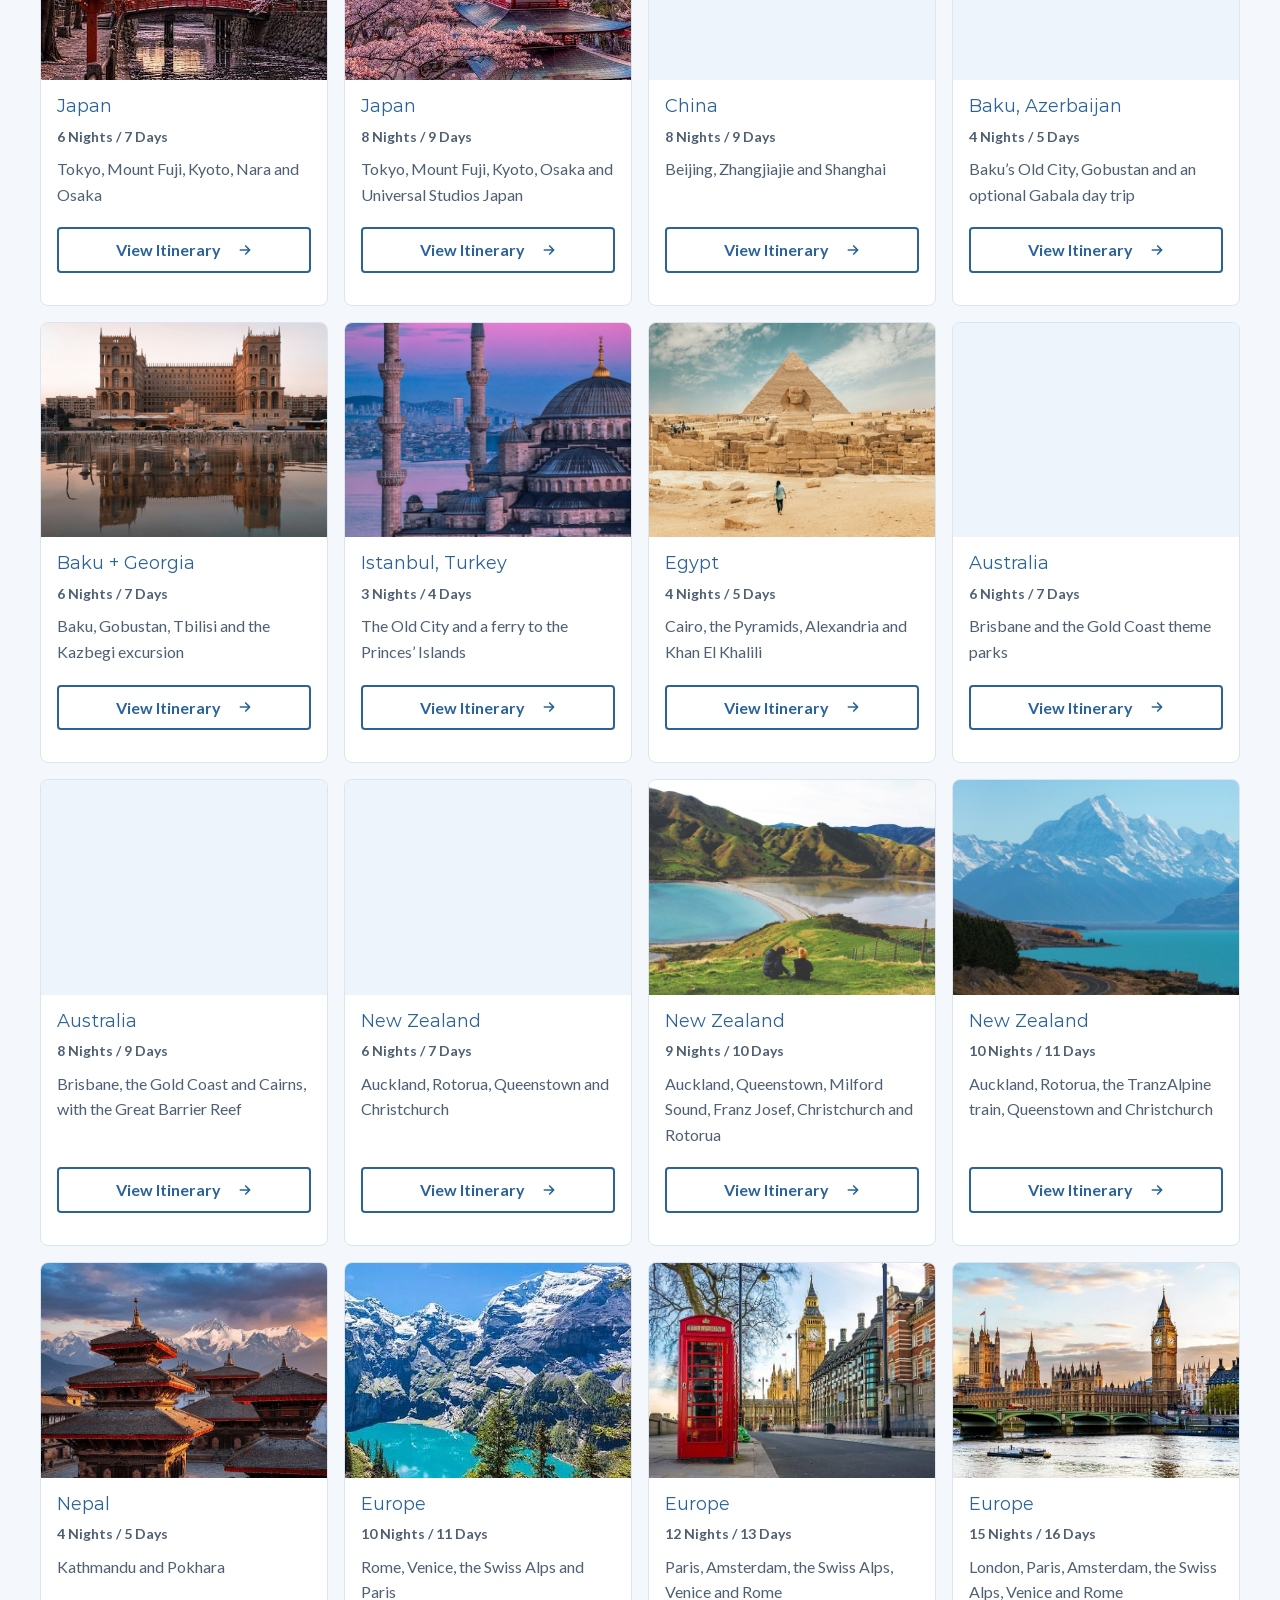
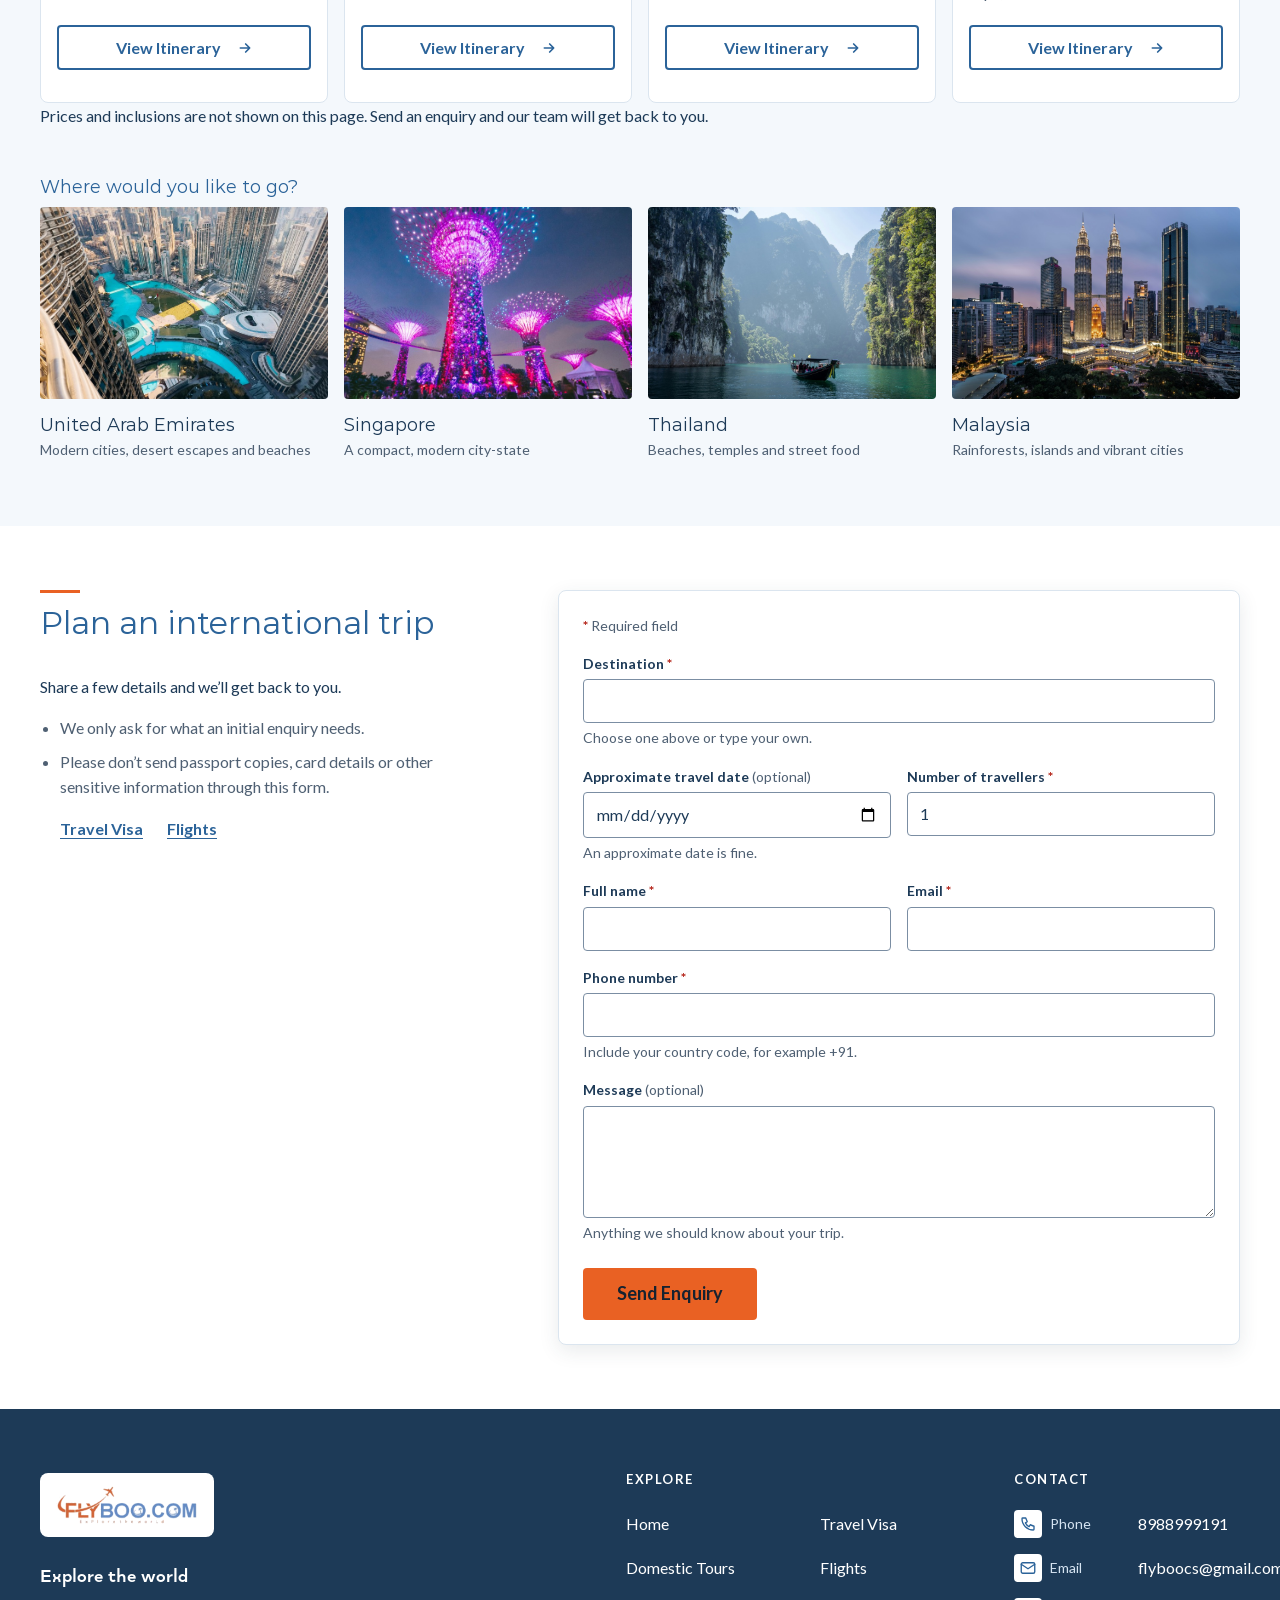
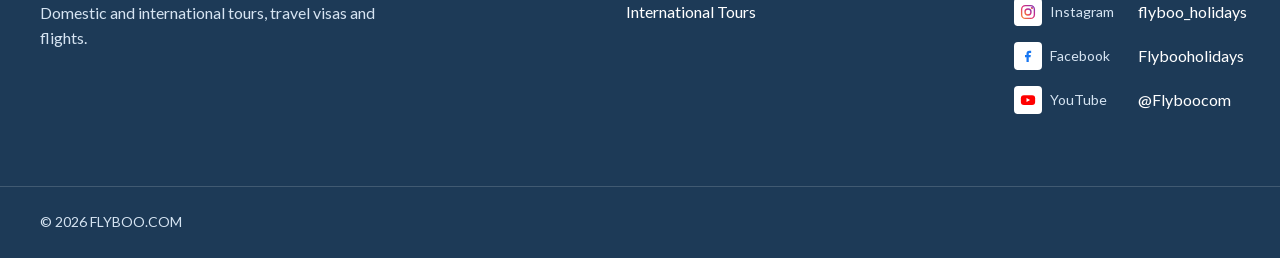
<file: international-tours.html>
<!doctype html>
<html lang="en">
<head>
  <meta charset="utf-8">
  <meta name="viewport" content="width=device-width, initial-scale=1">
  <title>International Tours — FLYBOO.COM</title>
  <meta name="description" content="Enquire about international tours with FLYBOO.COM.">
  <meta name="theme-color" content="#ffffff">
  <script>document.documentElement.classList.add('js');</script>
  <link rel="stylesheet" href="assets/css/tokens.css?v=20261108d">
  <link rel="stylesheet" href="assets/css/main.css?v=20261122e">
  <link rel="stylesheet" href="assets/css/service.css?v=20261115g">
  <script src="assets/js/nav.js" defer></script>
  <script src="assets/js/enquiry.js" defer></script>
  <script src="assets/js/gallery.js" defer></script>
  <script src="assets/js/checklists.js" defer></script>
  <script src="assets/js/packages.js" defer></script>
</head>
<body>
<div class="page-shell">
  <a class="skip-link" href="#main">Skip to main content</a>
  <header class="site-header">
    <div class="container site-header__inner">
      <a class="brand" href="index.html">
        <img src="assets/img/flyboo-logo.png" width="423" height="119" alt="FLYBOO.COM — Explore the world">
      </a>
      <button class="nav-toggle" type="button" aria-expanded="false" aria-controls="primary-nav">
        <svg class="icon-open" xmlns="http://www.w3.org/2000/svg" viewBox="0 0 24 24" fill="none" stroke="currentColor" stroke-width="2.5" stroke-linecap="round" aria-hidden="true" focusable="false"><path d="M4 7h16M4 12h16M4 17h16"/></svg>
        <svg class="icon-close" xmlns="http://www.w3.org/2000/svg" viewBox="0 0 24 24" fill="none" stroke="currentColor" stroke-width="2.5" stroke-linecap="round" aria-hidden="true" focusable="false"><path d="M6 6l12 12M18 6 6 18"/></svg>
        <span class="nav-toggle__label">Menu</span>
      </button>
      <nav class="primary-nav" id="primary-nav" aria-label="Primary">
        <ul>
          <li><a href="index.html">Home</a></li>
          <li class="has-dropdown is-current">
            <button class="nav-dropdown__toggle" type="button" aria-expanded="false" aria-controls="holidays-menu">Holidays <svg class="nav-dropdown__chevron" xmlns="http://www.w3.org/2000/svg" viewBox="0 0 20 20" fill="none" stroke="currentColor" stroke-width="2" stroke-linecap="round" stroke-linejoin="round" aria-hidden="true" focusable="false"><path d="m5 8 5 5 5-5"/></svg></button>
            <ul class="nav-dropdown" id="holidays-menu">
              <li><a href="international-tours.html" aria-current="page">International Tours</a></li>
              <li><a href="domestic-tours.html">Domestic Tours</a></li>
            </ul>
          </li>
          <li><a href="travel-visa.html">Travel Visa</a></li>
          <li><a href="flights.html">Flights</a></li>
          <li><a href="contact.html">Contact us</a></li>
        </ul>
      </nav>
    </div>
  </header>

  <main id="main" tabindex="-1">
    <section class="page-banner page-banner--photo page-banner--lake" aria-labelledby="page-title">
      <div class="page-banner__bg page-banner__bg--lake" aria-hidden="true"><img class="banner-img--lake" src="assets/img/destinations/swiss-lake-banner-1200.jpg" width="1200" height="630" alt="" decoding="async"></div>
      <div class="container">
        <nav class="breadcrumb" aria-label="Breadcrumb"><ol><li><a href="index.html">Home</a></li><li><a href="international-tours.html" aria-current="page">International Tours</a></li></ol></nav>
        <h1 id="page-title">The world, planned with care.</h1>
        <p>Tell us where you&rsquo;d like to go and we&rsquo;ll help you plan the journey, including visa and travel essentials.</p>
      </div>
    </section>

    <!-- Tour packages: content from FLYBOO's itinerary documents. START -->
    <section class="section section--soft" id="packages" aria-labelledby="pkg-title">
      <div class="container">
        <div class="section-heading">
          <h2 id="pkg-title">Tour Packages</h2>
          <p>Choose a package to see its day-wise itinerary, then send an enquiry for pricing and availability.</p>
        </div>
        <div class="pkg-filter">
          <label for="pkg-filter">Destination</label>
          <select class="select" id="pkg-filter"><option value="">All destinations</option><option value="Dubai">Dubai</option><option value="Singapore">Singapore</option><option value="Malaysia">Malaysia</option><option value="Thailand">Thailand</option><option value="Bali">Bali</option><option value="Sri Lanka">Sri Lanka</option><option value="Maldives">Maldives</option><option value="Mauritius">Mauritius</option><option value="Seychelles">Seychelles</option><option value="Bhutan">Bhutan</option><option value="Japan">Japan</option><option value="China">China</option><option value="Azerbaijan &amp; Georgia">Azerbaijan &amp; Georgia</option><option value="Turkey">Turkey</option><option value="Egypt">Egypt</option><option value="Australia">Australia</option><option value="New Zealand">New Zealand</option><option value="Nepal">Nepal</option><option value="Europe">Europe</option></select>
          <p class="pkg-count" id="pkg-count" role="status" aria-live="polite">Showing 36 packages</p>
        </div>
        <ul class="vc-grid" id="pkg-grid">
          <li data-group="Dubai">
            <article class="card dest-card">
              <div class="card__media"><img class="pos-lake" src="assets/img/destinations/uae-900.jpg" width="675" height="900" alt="Aerial view from a Dubai skyscraper over the turquoise Dubai Fountain lake and downtown towers" loading="lazy" decoding="async"></div>
              <div class="card__body">
                <h3 class="card__title">Dubai</h3>
                <p class="card__meta">4 Nights / 5 Days</p>
                <p class="card__text">City tour, desert safari and Abu Dhabi</p>
                <p class="card__footer"><button class="dest-card__cta" type="button" data-checklist-open="pk-dubai-4n">View Itinerary<span class="visually-hidden"> for Dubai, 4 Nights / 5 Days</span>
                  <svg xmlns="http://www.w3.org/2000/svg" viewBox="0 0 24 24" fill="none" stroke="currentColor" stroke-width="2.5" stroke-linecap="round" stroke-linejoin="round" aria-hidden="true" focusable="false"><path d="M5 12h14M13 6l6 6-6 6"/></svg></button></p>
              </div>
            </article>
          </li>
          <li data-group="Dubai">
            <article class="card dest-card">
              <div class="card__media"><img class="pos-lake" src="assets/img/destinations/uae-900.jpg" width="675" height="900" alt="Aerial view from a Dubai skyscraper over the turquoise Dubai Fountain lake and downtown towers" loading="lazy" decoding="async"></div>
              <div class="card__body">
                <h3 class="card__title">Dubai</h3>
                <p class="card__meta">5 Nights / 6 Days</p>
                <p class="card__text">City tour, desert safari, Abu Dhabi and Miracle Garden</p>
                <p class="card__footer"><button class="dest-card__cta" type="button" data-checklist-open="pk-dubai-5n">View Itinerary<span class="visually-hidden"> for Dubai, 5 Nights / 6 Days</span>
                  <svg xmlns="http://www.w3.org/2000/svg" viewBox="0 0 24 24" fill="none" stroke="currentColor" stroke-width="2.5" stroke-linecap="round" stroke-linejoin="round" aria-hidden="true" focusable="false"><path d="M5 12h14M13 6l6 6-6 6"/></svg></button></p>
              </div>
            </article>
          </li>
          <li data-group="Singapore">
            <article class="card dest-card">
              <div class="card__media"><img src="assets/img/destinations/singapore-merlion-900.jpg" width="900" height="597" alt="The white Merlion statue spouting water in front of the domed Esplanade theatre and the Singapore skyline" loading="lazy" decoding="async"></div>
              <div class="card__body">
                <h3 class="card__title">Singapore</h3>
                <p class="card__meta">4 Nights / 5 Days</p>
                <p class="card__text">Night Safari, Universal Studios and Gardens by the Bay</p>
                <p class="card__footer"><button class="dest-card__cta" type="button" data-checklist-open="pk-singapore-4n">View Itinerary<span class="visually-hidden"> for Singapore, 4 Nights / 5 Days</span>
                  <svg xmlns="http://www.w3.org/2000/svg" viewBox="0 0 24 24" fill="none" stroke="currentColor" stroke-width="2.5" stroke-linecap="round" stroke-linejoin="round" aria-hidden="true" focusable="false"><path d="M5 12h14M13 6l6 6-6 6"/></svg></button></p>
              </div>
            </article>
          </li>
          <li data-group="Singapore">
            <article class="card dest-card">
              <div class="card__media"><img src="assets/img/destinations/singapore-gardens-900.jpg" width="900" height="506" alt="Illuminated Supertrees glowing pink and purple at night in Gardens by the Bay, Singapore" loading="lazy" decoding="async"></div>
              <div class="card__body">
                <h3 class="card__title">Singapore</h3>
                <p class="card__meta">5 Nights / 6 Days</p>
                <p class="card__text">Night Safari, Universal Studios and Singapore Zoo</p>
                <p class="card__footer"><button class="dest-card__cta" type="button" data-checklist-open="pk-singapore-5n">View Itinerary<span class="visually-hidden"> for Singapore, 5 Nights / 6 Days</span>
                  <svg xmlns="http://www.w3.org/2000/svg" viewBox="0 0 24 24" fill="none" stroke="currentColor" stroke-width="2.5" stroke-linecap="round" stroke-linejoin="round" aria-hidden="true" focusable="false"><path d="M5 12h14M13 6l6 6-6 6"/></svg></button></p>
              </div>
            </article>
          </li>
          <li data-group="Malaysia">
            <article class="card dest-card">
              <div class="card__media"><img class="pos-statue" src="assets/img/destinations/malaysia-batu-900.jpg" width="675" height="900" alt="Giant golden statue beside a long rainbow-coloured staircase leading up to a limestone cave temple in Malaysia" loading="lazy" decoding="async"></div>
              <div class="card__body">
                <h3 class="card__title">Malaysia</h3>
                <p class="card__meta">3 Nights / 4 Days</p>
                <p class="card__text">Kuala Lumpur, Genting Highlands and Putrajaya</p>
                <p class="card__footer"><button class="dest-card__cta" type="button" data-checklist-open="pk-malaysia-3n">View Itinerary<span class="visually-hidden"> for Malaysia, 3 Nights / 4 Days</span>
                  <svg xmlns="http://www.w3.org/2000/svg" viewBox="0 0 24 24" fill="none" stroke="currentColor" stroke-width="2.5" stroke-linecap="round" stroke-linejoin="round" aria-hidden="true" focusable="false"><path d="M5 12h14M13 6l6 6-6 6"/></svg></button></p>
              </div>
            </article>
          </li>
          <li data-group="Malaysia">
            <article class="card dest-card">
              <div class="card__media"><img src="assets/img/destinations/malaysia-singapore-585.jpg" width="585" height="341" alt="The Singapore Merlion on the left and the Petronas Twin Towers of Kuala Lumpur on the right, side by side" loading="lazy" decoding="async"></div>
              <div class="card__body">
                <h3 class="card__title">Malaysia + Singapore</h3>
                <p class="card__meta">5 Nights / 6 Days</p>
                <p class="card__text">Kuala Lumpur and Singapore</p>
                <p class="card__footer"><button class="dest-card__cta" type="button" data-checklist-open="pk-malaysia-singapore-5n">View Itinerary<span class="visually-hidden"> for Malaysia + Singapore, 5 Nights / 6 Days</span>
                  <svg xmlns="http://www.w3.org/2000/svg" viewBox="0 0 24 24" fill="none" stroke="currentColor" stroke-width="2.5" stroke-linecap="round" stroke-linejoin="round" aria-hidden="true" focusable="false"><path d="M5 12h14M13 6l6 6-6 6"/></svg></button></p>
              </div>
            </article>
          </li>
          <li data-group="Malaysia">
            <article class="card dest-card">
              <div class="card__media"><img src="assets/img/destinations/malaysia-900.jpg" width="900" height="605" alt="Petronas Twin Towers and the Kuala Lumpur skyline lit up at dusk" loading="lazy" decoding="async"></div>
              <div class="card__body">
                <h3 class="card__title">Malaysia + Singapore</h3>
                <p class="card__meta">6 Nights / 7 Days</p>
                <p class="card__text">Kuala Lumpur and Singapore, with Sentosa Island</p>
                <p class="card__footer"><button class="dest-card__cta" type="button" data-checklist-open="pk-malaysia-singapore-6n">View Itinerary<span class="visually-hidden"> for Malaysia + Singapore, 6 Nights / 7 Days</span>
                  <svg xmlns="http://www.w3.org/2000/svg" viewBox="0 0 24 24" fill="none" stroke="currentColor" stroke-width="2.5" stroke-linecap="round" stroke-linejoin="round" aria-hidden="true" focusable="false"><path d="M5 12h14M13 6l6 6-6 6"/></svg></button></p>
              </div>
            </article>
          </li>
          <li data-group="Thailand">
            <article class="card dest-card">
              <div class="card__media"><img src="assets/img/destinations/thailand-beach-612.jpg" width="612" height="408" alt="Longtail boats on turquoise water beside a golden beach and a tall forested limestone cliff in Thailand" loading="lazy" decoding="async"></div>
              <div class="card__body">
                <h3 class="card__title">Thailand: Pattaya &amp; Bangkok</h3>
                <p class="card__meta">4 Nights / 5 Days</p>
                <p class="card__text">Coral Island, Pattaya sightseeing and a Bangkok city tour</p>
                <p class="card__footer"><button class="dest-card__cta" type="button" data-checklist-open="pk-thailand-pattaya-bangkok-4n">View Itinerary<span class="visually-hidden"> for Thailand: Pattaya &amp; Bangkok, 4 Nights / 5 Days</span>
                  <svg xmlns="http://www.w3.org/2000/svg" viewBox="0 0 24 24" fill="none" stroke="currentColor" stroke-width="2.5" stroke-linecap="round" stroke-linejoin="round" aria-hidden="true" focusable="false"><path d="M5 12h14M13 6l6 6-6 6"/></svg></button></p>
              </div>
            </article>
          </li>
          <li data-group="Thailand">
            <article class="card dest-card">
              <div class="card__media"><div class="gallery" role="group" aria-roledescription="carousel" aria-label="Phuket and Krabi photos">
                <ul class="gallery__track" tabindex="0" aria-label="Phuket and Krabi photos, scroll sideways to see more">
                  <li><img src="assets/img/destinations/krabi-beach-1000.jpg" width="1000" height="709" alt="Aerial view of a curved sandy beach with long-tail boats, turquoise water and tall limestone cliffs in Krabi, Thailand" loading="lazy" decoding="async"></li>
                  <li><img src="assets/img/destinations/phuket-cove-1000.jpg" width="1000" height="743" alt="A long-tail boat in clear turquoise water between steep green limestone cliffs in Thailand" loading="lazy" decoding="async"></li>
                </ul>
              </div></div>
              <div class="card__body">
                <h3 class="card__title">Thailand: Phuket &amp; Krabi</h3>
                <p class="card__meta">4 Nights / 5 Days</p>
                <p class="card__text">Phi Phi Islands and the Krabi Four Islands tour</p>
                <p class="card__footer"><button class="dest-card__cta" type="button" data-checklist-open="pk-thailand-phuket-krabi">View Itinerary<span class="visually-hidden"> for Thailand: Phuket &amp; Krabi, 4 Nights / 5 Days</span>
                  <svg xmlns="http://www.w3.org/2000/svg" viewBox="0 0 24 24" fill="none" stroke="currentColor" stroke-width="2.5" stroke-linecap="round" stroke-linejoin="round" aria-hidden="true" focusable="false"><path d="M5 12h14M13 6l6 6-6 6"/></svg></button></p>
              </div>
            </article>
          </li>
          <li data-group="Thailand">
            <article class="card dest-card">
              <div class="card__media"><img src="assets/img/destinations/thailand-pattaya-bangkok.jpg" width="500" height="300" alt="Split image: an overwater resort with thatched roofs by a pool for Pattaya, and the Grand Palace in Bangkok" loading="lazy" decoding="async"></div>
              <div class="card__body">
                <h3 class="card__title">Thailand: Pattaya &amp; Bangkok</h3>
                <p class="card__meta">5 Nights / 6 Days</p>
                <p class="card__text">Coral Island, Pattaya sightseeing and a Bangkok city tour</p>
                <p class="card__footer"><button class="dest-card__cta" type="button" data-checklist-open="pk-thailand-pattaya-bangkok-5n">View Itinerary<span class="visually-hidden"> for Thailand: Pattaya &amp; Bangkok, 5 Nights / 6 Days</span>
                  <svg xmlns="http://www.w3.org/2000/svg" viewBox="0 0 24 24" fill="none" stroke="currentColor" stroke-width="2.5" stroke-linecap="round" stroke-linejoin="round" aria-hidden="true" focusable="false"><path d="M5 12h14M13 6l6 6-6 6"/></svg></button></p>
              </div>
            </article>
          </li>
          <li data-group="Bali">
            <article class="card dest-card">
              <div class="card__media"><img class="pos-swing" src="assets/img/destinations/bali-swing-800.jpg" width="800" height="1200" alt="Woman in a flowing red dress on a flower-decked swing between tall coconut palms above green rice terraces in Bali" loading="lazy" decoding="async"></div>
              <div class="card__body">
                <h3 class="card__title">Bali</h3>
                <p class="card__meta">4 Nights / 5 Days</p>
                <p class="card__text">Kuta, Mount Batur views, Tegallalang and Ubud</p>
                <p class="card__footer"><button class="dest-card__cta" type="button" data-checklist-open="pk-bali-4n">View Itinerary<span class="visually-hidden"> for Bali, 4 Nights / 5 Days</span>
                  <svg xmlns="http://www.w3.org/2000/svg" viewBox="0 0 24 24" fill="none" stroke="currentColor" stroke-width="2.5" stroke-linecap="round" stroke-linejoin="round" aria-hidden="true" focusable="false"><path d="M5 12h14M13 6l6 6-6 6"/></svg></button></p>
              </div>
            </article>
          </li>
          <li data-group="Bali">
            <article class="card dest-card">
              <div class="card__media"><img class="pos-jungle-swing" src="assets/img/destinations/bali-jungle-swing-960.jpg" width="960" height="1200" alt="Woman in a tropical-print robe on a rope swing high above a green Bali jungle valley with palm trees" loading="lazy" decoding="async"></div>
              <div class="card__body">
                <h3 class="card__title">Bali</h3>
                <p class="card__meta">5 Nights / 6 Days</p>
                <p class="card__text">Kuta, Ubud, Monkey Forest and a Denpasar city tour</p>
                <p class="card__footer"><button class="dest-card__cta" type="button" data-checklist-open="pk-bali-5n">View Itinerary<span class="visually-hidden"> for Bali, 5 Nights / 6 Days</span>
                  <svg xmlns="http://www.w3.org/2000/svg" viewBox="0 0 24 24" fill="none" stroke="currentColor" stroke-width="2.5" stroke-linecap="round" stroke-linejoin="round" aria-hidden="true" focusable="false"><path d="M5 12h14M13 6l6 6-6 6"/></svg></button></p>
              </div>
            </article>
          </li>
          <li data-group="Bali">
            <article class="card dest-card">
              <div class="card__media"><img class="pos-bali-temple" src="assets/img/destinations/bali-temple-1200.jpg" width="1200" height="960" alt="Multi-tiered Balinese water temple with flower beds beside a still lake, with mountains and low cloud reflected in the water" loading="lazy" decoding="async"></div>
              <div class="card__body">
                <h3 class="card__title">Bali</h3>
                <p class="card__meta">6 Nights / 7 Days</p>
                <p class="card__text">Kuta, Ubud, Tanah Lot and Uluwatu</p>
                <p class="card__footer"><button class="dest-card__cta" type="button" data-checklist-open="pk-bali-6n">View Itinerary<span class="visually-hidden"> for Bali, 6 Nights / 7 Days</span>
                  <svg xmlns="http://www.w3.org/2000/svg" viewBox="0 0 24 24" fill="none" stroke="currentColor" stroke-width="2.5" stroke-linecap="round" stroke-linejoin="round" aria-hidden="true" focusable="false"><path d="M5 12h14M13 6l6 6-6 6"/></svg></button></p>
              </div>
            </article>
          </li>
          <li data-group="Sri Lanka">
            <article class="card dest-card">
              <div class="card__media"><img src="assets/img/destinations/sri-lanka-900.jpg" width="900" height="675" alt="Aerial view of a rock fortress with terraced ruins on top, rising above dense green forest in Sri Lanka" loading="lazy" decoding="async"></div>
              <div class="card__body">
                <h3 class="card__title">Sri Lanka</h3>
                <p class="card__meta">4 Nights / 5 Days</p>
                <p class="card__text">Kandy, Nuwara Eliya, Bentota and Colombo</p>
                <p class="card__footer"><button class="dest-card__cta" type="button" data-checklist-open="pk-sri-lanka-4n">View Itinerary<span class="visually-hidden"> for Sri Lanka, 4 Nights / 5 Days</span>
                  <svg xmlns="http://www.w3.org/2000/svg" viewBox="0 0 24 24" fill="none" stroke="currentColor" stroke-width="2.5" stroke-linecap="round" stroke-linejoin="round" aria-hidden="true" focusable="false"><path d="M5 12h14M13 6l6 6-6 6"/></svg></button></p>
              </div>
            </article>
          </li>
          <li data-group="Sri Lanka">
            <article class="card dest-card">
              <div class="card__media"><img src="assets/img/destinations/sri-lanka-900.jpg" width="900" height="675" alt="Aerial view of a rock fortress with terraced ruins on top, rising above dense green forest in Sri Lanka" loading="lazy" decoding="async"></div>
              <div class="card__body">
                <h3 class="card__title">Sri Lanka</h3>
                <p class="card__meta">5 Nights / 6 Days</p>
                <p class="card__text">Kandy, Nuwara Eliya, Bentota and a Colombo city tour</p>
                <p class="card__footer"><button class="dest-card__cta" type="button" data-checklist-open="pk-sri-lanka-5n">View Itinerary<span class="visually-hidden"> for Sri Lanka, 5 Nights / 6 Days</span>
                  <svg xmlns="http://www.w3.org/2000/svg" viewBox="0 0 24 24" fill="none" stroke="currentColor" stroke-width="2.5" stroke-linecap="round" stroke-linejoin="round" aria-hidden="true" focusable="false"><path d="M5 12h14M13 6l6 6-6 6"/></svg></button></p>
              </div>
            </article>
          </li>
          <li data-group="Sri Lanka">
            <article class="card dest-card">
              <div class="card__media"><img src="assets/img/destinations/sri-lanka-900.jpg" width="900" height="675" alt="Aerial view of a rock fortress with terraced ruins on top, rising above dense green forest in Sri Lanka" loading="lazy" decoding="async"></div>
              <div class="card__body">
                <h3 class="card__title">Sri Lanka</h3>
                <p class="card__meta">6 Nights / 7 Days</p>
                <p class="card__text">Kandy, Nuwara Eliya, Bentota, Galle and Colombo</p>
                <p class="card__footer"><button class="dest-card__cta" type="button" data-checklist-open="pk-sri-lanka-6n">View Itinerary<span class="visually-hidden"> for Sri Lanka, 6 Nights / 7 Days</span>
                  <svg xmlns="http://www.w3.org/2000/svg" viewBox="0 0 24 24" fill="none" stroke="currentColor" stroke-width="2.5" stroke-linecap="round" stroke-linejoin="round" aria-hidden="true" focusable="false"><path d="M5 12h14M13 6l6 6-6 6"/></svg></button></p>
              </div>
            </article>
          </li>
          <li data-group="Maldives">
            <article class="card dest-card">
              <div class="card__media"><img src="assets/img/destinations/maldives-900.jpg" width="900" height="675" alt="Overwater villas and a thatched-roof restaurant on stilts above a turquoise lagoon in the Maldives" loading="lazy" decoding="async"></div>
              <div class="card__body">
                <h3 class="card__title">Maldives</h3>
                <p class="card__meta">4 Nights / 5 Days</p>
                <p class="card__text">Resort stay with optional water activities and excursions</p>
                <p class="card__footer"><button class="dest-card__cta" type="button" data-checklist-open="pk-maldives-4n">View Itinerary<span class="visually-hidden"> for Maldives, 4 Nights / 5 Days</span>
                  <svg xmlns="http://www.w3.org/2000/svg" viewBox="0 0 24 24" fill="none" stroke="currentColor" stroke-width="2.5" stroke-linecap="round" stroke-linejoin="round" aria-hidden="true" focusable="false"><path d="M5 12h14M13 6l6 6-6 6"/></svg></button></p>
              </div>
            </article>
          </li>
          <li data-group="Mauritius">
            <article class="card dest-card">
              <div class="card__media"><img src="assets/img/destinations/mauritius-900.jpg" width="900" height="600" alt="Aerial view of a rocky mountain above a palm-fringed peninsula and a turquoise lagoon in Mauritius" loading="lazy" decoding="async"></div>
              <div class="card__body">
                <h3 class="card__title">Mauritius</h3>
                <p class="card__meta">5 Nights / 6 Days</p>
                <p class="card__text">North and South island tours and Ile aux Cerfs</p>
                <p class="card__footer"><button class="dest-card__cta" type="button" data-checklist-open="pk-mauritius-5n">View Itinerary<span class="visually-hidden"> for Mauritius, 5 Nights / 6 Days</span>
                  <svg xmlns="http://www.w3.org/2000/svg" viewBox="0 0 24 24" fill="none" stroke="currentColor" stroke-width="2.5" stroke-linecap="round" stroke-linejoin="round" aria-hidden="true" focusable="false"><path d="M5 12h14M13 6l6 6-6 6"/></svg></button></p>
              </div>
            </article>
          </li>
          <li data-group="Seychelles">
            <article class="card dest-card">
              <div class="card__media"><img class="pos-isle" src="assets/img/destinations/seychelles-900.jpg" width="900" height="531" alt="Speedboat in turquoise water beside a small granite island with palm trees in Seychelles" loading="lazy" decoding="async"></div>
              <div class="card__body">
                <h3 class="card__title">Seychelles</h3>
                <p class="card__meta">4 Nights / 5 Days</p>
                <p class="card__text">Praslin, La Digue and Mahé</p>
                <p class="card__footer"><button class="dest-card__cta" type="button" data-checklist-open="pk-seychelles-4n">View Itinerary<span class="visually-hidden"> for Seychelles, 4 Nights / 5 Days</span>
                  <svg xmlns="http://www.w3.org/2000/svg" viewBox="0 0 24 24" fill="none" stroke="currentColor" stroke-width="2.5" stroke-linecap="round" stroke-linejoin="round" aria-hidden="true" focusable="false"><path d="M5 12h14M13 6l6 6-6 6"/></svg></button></p>
              </div>
            </article>
          </li>
          <li data-group="Bhutan">
            <article class="card dest-card">
              <div class="card__media"><img src="assets/img/destinations/bhutan-900.jpg" width="900" height="675" alt="White and gold monastery clinging to a sheer cliff above a forested mountain valley in Bhutan" loading="lazy" decoding="async"></div>
              <div class="card__body">
                <h3 class="card__title">Bhutan</h3>
                <p class="card__meta">7 Nights / 8 Days</p>
                <p class="card__text">Thimphu, Punakha and Paro, with the Tiger’s Nest hike</p>
                <p class="card__footer"><button class="dest-card__cta" type="button" data-checklist-open="pk-bhutan-7n">View Itinerary<span class="visually-hidden"> for Bhutan, 7 Nights / 8 Days</span>
                  <svg xmlns="http://www.w3.org/2000/svg" viewBox="0 0 24 24" fill="none" stroke="currentColor" stroke-width="2.5" stroke-linecap="round" stroke-linejoin="round" aria-hidden="true" focusable="false"><path d="M5 12h14M13 6l6 6-6 6"/></svg></button></p>
              </div>
            </article>
          </li>
          <li data-group="Japan">
            <article class="card dest-card">
              <div class="card__media"><img src="assets/img/destinations/japan-sakura-bridge-387.jpg" width="387" height="290" alt="Red lantern and arched red bridge over a canal lined with cherry blossom trees, with a Japanese castle glowing at sunset" loading="lazy" decoding="async"></div>
              <div class="card__body">
                <h3 class="card__title">Japan</h3>
                <p class="card__meta">6 Nights / 7 Days</p>
                <p class="card__text">Tokyo, Mount Fuji, Kyoto, Nara and Osaka</p>
                <p class="card__footer"><button class="dest-card__cta" type="button" data-checklist-open="pk-japan-6n">View Itinerary<span class="visually-hidden"> for Japan, 6 Nights / 7 Days</span>
                  <svg xmlns="http://www.w3.org/2000/svg" viewBox="0 0 24 24" fill="none" stroke="currentColor" stroke-width="2.5" stroke-linecap="round" stroke-linejoin="round" aria-hidden="true" focusable="false"><path d="M5 12h14M13 6l6 6-6 6"/></svg></button></p>
              </div>
            </article>
          </li>
          <li data-group="Japan">
            <article class="card dest-card">
              <div class="card__media"><img class="pos-chureito" src="assets/img/destinations/japan-chureito-586.jpg" width="586" height="360" alt="Red multi-tiered pagoda beside blossoming cherry trees, with snow-capped Mount Fuji glowing at sunset beyond" loading="lazy" decoding="async"></div>
              <div class="card__body">
                <h3 class="card__title">Japan</h3>
                <p class="card__meta">8 Nights / 9 Days</p>
                <p class="card__text">Tokyo, Mount Fuji, Kyoto, Osaka and Universal Studios Japan</p>
                <p class="card__footer"><button class="dest-card__cta" type="button" data-checklist-open="pk-japan-8n">View Itinerary<span class="visually-hidden"> for Japan, 8 Nights / 9 Days</span>
                  <svg xmlns="http://www.w3.org/2000/svg" viewBox="0 0 24 24" fill="none" stroke="currentColor" stroke-width="2.5" stroke-linecap="round" stroke-linejoin="round" aria-hidden="true" focusable="false"><path d="M5 12h14M13 6l6 6-6 6"/></svg></button></p>
              </div>
            </article>
          </li>
          <li data-group="China">
            <article class="card dest-card">
              <div class="card__media"><img class="pos-low" src="assets/img/destinations/china-tourist-900.jpg" width="900" height="600" alt="Large red and gold imperial hall across a stone courtyard under a clear blue sky in China" loading="lazy" decoding="async"></div>
              <div class="card__body">
                <h3 class="card__title">China</h3>
                <p class="card__meta">8 Nights / 9 Days</p>
                <p class="card__text">Beijing, Zhangjiajie and Shanghai</p>
                <p class="card__footer"><button class="dest-card__cta" type="button" data-checklist-open="pk-china-8n">View Itinerary<span class="visually-hidden"> for China, 8 Nights / 9 Days</span>
                  <svg xmlns="http://www.w3.org/2000/svg" viewBox="0 0 24 24" fill="none" stroke="currentColor" stroke-width="2.5" stroke-linecap="round" stroke-linejoin="round" aria-hidden="true" focusable="false"><path d="M5 12h14M13 6l6 6-6 6"/></svg></button></p>
              </div>
            </article>
          </li>
          <li data-group="Azerbaijan &amp; Georgia">
            <article class="card dest-card">
              <div class="card__media"><img class="pos-flame" src="assets/img/destinations/baku-flame-towers-1400.jpg" width="787" height="1400" alt="The three curved glass Flame Towers in Baku, Azerbaijan, lit by the setting sun above a mosque and green parkland" loading="lazy" decoding="async"></div>
              <div class="card__body">
                <h3 class="card__title">Baku, Azerbaijan</h3>
                <p class="card__meta">4 Nights / 5 Days</p>
                <p class="card__text">Baku’s Old City, Gobustan and an optional Gabala day trip</p>
                <p class="card__footer"><button class="dest-card__cta" type="button" data-checklist-open="pk-baku-4n">View Itinerary<span class="visually-hidden"> for Baku, Azerbaijan, 4 Nights / 5 Days</span>
                  <svg xmlns="http://www.w3.org/2000/svg" viewBox="0 0 24 24" fill="none" stroke="currentColor" stroke-width="2.5" stroke-linecap="round" stroke-linejoin="round" aria-hidden="true" focusable="false"><path d="M5 12h14M13 6l6 6-6 6"/></svg></button></p>
              </div>
            </article>
          </li>
          <li data-group="Azerbaijan &amp; Georgia">
            <article class="card dest-card">
              <div class="card__media"><img class="pos-govhouse" src="assets/img/destinations/baku-government-house-1400.jpg" width="1400" height="1050" alt="Large sandstone government building with two towers at sunset in Baku, reflected in a still fountain pool" loading="lazy" decoding="async"></div>
              <div class="card__body">
                <h3 class="card__title">Baku + Georgia</h3>
                <p class="card__meta">6 Nights / 7 Days</p>
                <p class="card__text">Baku, Gobustan, Tbilisi and the Kazbegi excursion</p>
                <p class="card__footer"><button class="dest-card__cta" type="button" data-checklist-open="pk-baku-georgia-6n">View Itinerary<span class="visually-hidden"> for Baku + Georgia, 6 Nights / 7 Days</span>
                  <svg xmlns="http://www.w3.org/2000/svg" viewBox="0 0 24 24" fill="none" stroke="currentColor" stroke-width="2.5" stroke-linecap="round" stroke-linejoin="round" aria-hidden="true" focusable="false"><path d="M5 12h14M13 6l6 6-6 6"/></svg></button></p>
              </div>
            </article>
          </li>
          <li data-group="Turkey">
            <article class="card dest-card">
              <div class="card__media"><img class="pos-mid" src="assets/img/destinations/turkey-900.jpg" width="616" height="900" alt="Minarets and domes of a grand mosque against a pink and blue dusk sky, with the city and water behind" loading="lazy" decoding="async"></div>
              <div class="card__body">
                <h3 class="card__title">Istanbul, Turkey</h3>
                <p class="card__meta">3 Nights / 4 Days</p>
                <p class="card__text">The Old City and a ferry to the Princes’ Islands</p>
                <p class="card__footer"><button class="dest-card__cta" type="button" data-checklist-open="pk-istanbul-3n">View Itinerary<span class="visually-hidden"> for Istanbul, Turkey, 3 Nights / 4 Days</span>
                  <svg xmlns="http://www.w3.org/2000/svg" viewBox="0 0 24 24" fill="none" stroke="currentColor" stroke-width="2.5" stroke-linecap="round" stroke-linejoin="round" aria-hidden="true" focusable="false"><path d="M5 12h14M13 6l6 6-6 6"/></svg></button></p>
              </div>
            </article>
          </li>
          <li data-group="Egypt">
            <article class="card dest-card">
              <div class="card__media"><img src="assets/img/destinations/egypt-900.jpg" width="900" height="600" alt="The Great Sphinx in front of a pyramid, with a visitor walking across the sand at Giza in Egypt" loading="lazy" decoding="async"></div>
              <div class="card__body">
                <h3 class="card__title">Egypt</h3>
                <p class="card__meta">4 Nights / 5 Days</p>
                <p class="card__text">Cairo, the Pyramids, Alexandria and Khan El Khalili</p>
                <p class="card__footer"><button class="dest-card__cta" type="button" data-checklist-open="pk-egypt-4n">View Itinerary<span class="visually-hidden"> for Egypt, 4 Nights / 5 Days</span>
                  <svg xmlns="http://www.w3.org/2000/svg" viewBox="0 0 24 24" fill="none" stroke="currentColor" stroke-width="2.5" stroke-linecap="round" stroke-linejoin="round" aria-hidden="true" focusable="false"><path d="M5 12h14M13 6l6 6-6 6"/></svg></button></p>
              </div>
            </article>
          </li>
          <li data-group="Australia">
            <article class="card dest-card">
              <div class="card__media"><img src="assets/img/destinations/australia-900.jpg" width="900" height="506" alt="Harbour with a white sail-roofed opera house, a steel arch bridge and a city skyline" loading="lazy" decoding="async"></div>
              <div class="card__body">
                <h3 class="card__title">Australia</h3>
                <p class="card__meta">6 Nights / 7 Days</p>
                <p class="card__text">Brisbane and the Gold Coast theme parks</p>
                <p class="card__footer"><button class="dest-card__cta" type="button" data-checklist-open="pk-australia-6n">View Itinerary<span class="visually-hidden"> for Australia, 6 Nights / 7 Days</span>
                  <svg xmlns="http://www.w3.org/2000/svg" viewBox="0 0 24 24" fill="none" stroke="currentColor" stroke-width="2.5" stroke-linecap="round" stroke-linejoin="round" aria-hidden="true" focusable="false"><path d="M5 12h14M13 6l6 6-6 6"/></svg></button></p>
              </div>
            </article>
          </li>
          <li data-group="Australia">
            <article class="card dest-card">
              <div class="card__media"><img class="pos-coastroad" src="assets/img/destinations/australia-coast-road-1250.jpg" width="1000" height="1250" alt="Aerial view of a curving coastal road along a sandstone cliff beside turquoise sea and a rocky shore in Australia" loading="lazy" decoding="async"></div>
              <div class="card__body">
                <h3 class="card__title">Australia</h3>
                <p class="card__meta">8 Nights / 9 Days</p>
                <p class="card__text">Brisbane, the Gold Coast and Cairns, with the Great Barrier Reef</p>
                <p class="card__footer"><button class="dest-card__cta" type="button" data-checklist-open="pk-australia-8n">View Itinerary<span class="visually-hidden"> for Australia, 8 Nights / 9 Days</span>
                  <svg xmlns="http://www.w3.org/2000/svg" viewBox="0 0 24 24" fill="none" stroke="currentColor" stroke-width="2.5" stroke-linecap="round" stroke-linejoin="round" aria-hidden="true" focusable="false"><path d="M5 12h14M13 6l6 6-6 6"/></svg></button></p>
              </div>
            </article>
          </li>
          <li data-group="New Zealand">
            <article class="card dest-card">
              <div class="card__media"><img src="assets/img/destinations/new-zealand-pastures-1400.jpg" width="1400" height="907" alt="Green pastures with grazing cattle and a gravel farm road below blue-grey mountains in New Zealand" loading="lazy" decoding="async"></div>
              <div class="card__body">
                <h3 class="card__title">New Zealand</h3>
                <p class="card__meta">6 Nights / 7 Days</p>
                <p class="card__text">Auckland, Rotorua, Queenstown and Christchurch</p>
                <p class="card__footer"><button class="dest-card__cta" type="button" data-checklist-open="pk-new-zealand-6n">View Itinerary<span class="visually-hidden"> for New Zealand, 6 Nights / 7 Days</span>
                  <svg xmlns="http://www.w3.org/2000/svg" viewBox="0 0 24 24" fill="none" stroke="currentColor" stroke-width="2.5" stroke-linecap="round" stroke-linejoin="round" aria-hidden="true" focusable="false"><path d="M5 12h14M13 6l6 6-6 6"/></svg></button></p>
              </div>
            </article>
          </li>
          <li data-group="New Zealand">
            <article class="card dest-card">
              <div class="card__media"><img src="assets/img/destinations/new-zealand-bay-1400.jpg" width="1400" height="933" alt="Two children sitting on a grassy hillside above a turquoise bay and a sandy spit, with green hills beyond in New Zealand" loading="lazy" decoding="async"></div>
              <div class="card__body">
                <h3 class="card__title">New Zealand</h3>
                <p class="card__meta">9 Nights / 10 Days</p>
                <p class="card__text">Auckland, Queenstown, Milford Sound, Franz Josef, Christchurch and Rotorua</p>
                <p class="card__footer"><button class="dest-card__cta" type="button" data-checklist-open="pk-new-zealand-9n">View Itinerary<span class="visually-hidden"> for New Zealand, 9 Nights / 10 Days</span>
                  <svg xmlns="http://www.w3.org/2000/svg" viewBox="0 0 24 24" fill="none" stroke="currentColor" stroke-width="2.5" stroke-linecap="round" stroke-linejoin="round" aria-hidden="true" focusable="false"><path d="M5 12h14M13 6l6 6-6 6"/></svg></button></p>
              </div>
            </article>
          </li>
          <li data-group="New Zealand">
            <article class="card dest-card">
              <div class="card__media"><img class="pos-peak" src="assets/img/destinations/new-zealand-900.jpg" width="601" height="900" alt="Winding road beside a turquoise lake, leading towards a snow-covered mountain peak" loading="lazy" decoding="async"></div>
              <div class="card__body">
                <h3 class="card__title">New Zealand</h3>
                <p class="card__meta">10 Nights / 11 Days</p>
                <p class="card__text">Auckland, Rotorua, the TranzAlpine train, Queenstown and Christchurch</p>
                <p class="card__footer"><button class="dest-card__cta" type="button" data-checklist-open="pk-new-zealand-10n">View Itinerary<span class="visually-hidden"> for New Zealand, 10 Nights / 11 Days</span>
                  <svg xmlns="http://www.w3.org/2000/svg" viewBox="0 0 24 24" fill="none" stroke="currentColor" stroke-width="2.5" stroke-linecap="round" stroke-linejoin="round" aria-hidden="true" focusable="false"><path d="M5 12h14M13 6l6 6-6 6"/></svg></button></p>
              </div>
            </article>
          </li>
          <li data-group="Nepal">
            <article class="card dest-card">
              <div class="card__media"><img src="assets/img/destinations/nepal-kathmandu-693.jpg" width="693" height="520" alt="Tiered red-trimmed pagoda temples in Kathmandu Valley with snow-capped Himalayan peaks glowing at sunset" loading="lazy" decoding="async"></div>
              <div class="card__body">
                <h3 class="card__title">Nepal</h3>
                <p class="card__meta">4 Nights / 5 Days</p>
                <p class="card__text">Kathmandu and Pokhara</p>
                <p class="card__footer"><button class="dest-card__cta" type="button" data-checklist-open="pk-nepal-4n">View Itinerary<span class="visually-hidden"> for Nepal, 4 Nights / 5 Days</span>
                  <svg xmlns="http://www.w3.org/2000/svg" viewBox="0 0 24 24" fill="none" stroke="currentColor" stroke-width="2.5" stroke-linecap="round" stroke-linejoin="round" aria-hidden="true" focusable="false"><path d="M5 12h14M13 6l6 6-6 6"/></svg></button></p>
              </div>
            </article>
          </li>
          <li data-group="Europe">
            <article class="card dest-card">
              <div class="card__media"><img src="assets/img/destinations/europe-swiss-lake-393.jpg" width="393" height="295" alt="Turquoise alpine lake beneath snow-capped Swiss mountain peaks, with pine trees in the foreground" loading="lazy" decoding="async"></div>
              <div class="card__body">
                <h3 class="card__title">Europe</h3>
                <p class="card__meta">10 Nights / 11 Days</p>
                <p class="card__text">Rome, Venice, the Swiss Alps and Paris</p>
                <p class="card__footer"><button class="dest-card__cta" type="button" data-checklist-open="pk-europe-10n">View Itinerary<span class="visually-hidden"> for Europe, 10 Nights / 11 Days</span>
                  <svg xmlns="http://www.w3.org/2000/svg" viewBox="0 0 24 24" fill="none" stroke="currentColor" stroke-width="2.5" stroke-linecap="round" stroke-linejoin="round" aria-hidden="true" focusable="false"><path d="M5 12h14M13 6l6 6-6 6"/></svg></button></p>
              </div>
            </article>
          </li>
          <li data-group="Europe">
            <article class="card dest-card">
              <div class="card__media"><img src="assets/img/destinations/europe-london-phonebox-603.jpg" width="603" height="452" alt="Red telephone box on a London street with Big Ben and the Houses of Parliament in the background" loading="lazy" decoding="async"></div>
              <div class="card__body">
                <h3 class="card__title">Europe</h3>
                <p class="card__meta">12 Nights / 13 Days</p>
                <p class="card__text">Paris, Amsterdam, the Swiss Alps, Venice and Rome</p>
                <p class="card__footer"><button class="dest-card__cta" type="button" data-checklist-open="pk-europe-12n">View Itinerary<span class="visually-hidden"> for Europe, 12 Nights / 13 Days</span>
                  <svg xmlns="http://www.w3.org/2000/svg" viewBox="0 0 24 24" fill="none" stroke="currentColor" stroke-width="2.5" stroke-linecap="round" stroke-linejoin="round" aria-hidden="true" focusable="false"><path d="M5 12h14M13 6l6 6-6 6"/></svg></button></p>
              </div>
            </article>
          </li>
          <li data-group="Europe">
            <article class="card dest-card">
              <div class="card__media"><img class="pos-london" src="assets/img/destinations/europe-london-1000.jpg" width="1000" height="656" alt="Big Ben and the Houses of Parliament beside the River Thames and Westminster Bridge at sunset, London" loading="lazy" decoding="async"></div>
              <div class="card__body">
                <h3 class="card__title">Europe</h3>
                <p class="card__meta">15 Nights / 16 Days</p>
                <p class="card__text">London, Paris, Amsterdam, the Swiss Alps, Venice and Rome</p>
                <p class="card__footer"><button class="dest-card__cta" type="button" data-checklist-open="pk-europe-15n">View Itinerary<span class="visually-hidden"> for Europe, 15 Nights / 16 Days</span>
                  <svg xmlns="http://www.w3.org/2000/svg" viewBox="0 0 24 24" fill="none" stroke="currentColor" stroke-width="2.5" stroke-linecap="round" stroke-linejoin="round" aria-hidden="true" focusable="false"><path d="M5 12h14M13 6l6 6-6 6"/></svg></button></p>
              </div>
            </article>
          </li>
        </ul>
        <p class="section-note">Prices and inclusions are not shown on this page. Send an enquiry and our team will get back to you.</p>
        <!-- PLACEHOLDER ARTWORK: replace with licensed destination photographs (about 1200x900). -->
        <h3 class="panel__title" style="margin-top:var(--space-7)">Where would you like to go?</h3>
        <ul class="svc-dests">
          <li class="svc-dest"><button type="button" data-prefill="United Arab Emirates" data-prefill-target="enq-destination"><span class="svc-dest__media"><img class="pos-lake" src="assets/img/destinations/uae-900.jpg" width="675" height="900" alt="Aerial view from a Dubai skyscraper over the turquoise Dubai Fountain lake and downtown towers" loading="lazy" decoding="async"></span><span class="svc-dest__name">United Arab Emirates<span class="visually-hidden">: add to my enquiry</span></span><span class="svc-dest__meta">Modern cities, desert escapes and beaches</span></button></li>
          <li class="svc-dest"><button type="button" data-prefill="Singapore" data-prefill-target="enq-destination"><span class="svc-dest__media"><img src="assets/img/destinations/singapore-gardens-900.jpg" width="900" height="506" alt="Illuminated Supertrees glowing pink and purple at night in Gardens by the Bay, Singapore" loading="lazy" decoding="async"></span><span class="svc-dest__name">Singapore<span class="visually-hidden">: add to my enquiry</span></span><span class="svc-dest__meta">A compact, modern city-state</span></button></li>
          <li class="svc-dest"><button type="button" data-prefill="Thailand" data-prefill-target="enq-destination"><span class="svc-dest__media"><img src="assets/img/destinations/thailand-boat-900.jpg" width="900" height="600" alt="Longtail boat on a turquoise lake between misty limestone cliffs in Thailand" loading="lazy" decoding="async"></span><span class="svc-dest__name">Thailand<span class="visually-hidden">: add to my enquiry</span></span><span class="svc-dest__meta">Beaches, temples and street food</span></button></li>
          <li class="svc-dest"><button type="button" data-prefill="Malaysia" data-prefill-target="enq-destination"><span class="svc-dest__media"><img src="assets/img/destinations/malaysia-900.jpg" width="900" height="605" alt="Petronas Twin Towers and the Kuala Lumpur skyline lit up at dusk" loading="lazy" decoding="async"></span><span class="svc-dest__name">Malaysia<span class="visually-hidden">: add to my enquiry</span></span><span class="svc-dest__meta">Rainforests, islands and vibrant cities</span></button></li>
        </ul>

      </div>
    <dialog class="vc-dialog" id="pk-dubai-4n" aria-labelledby="pk-dubai-4n-title">
      <div class="vc-dialog__panel">
        <header class="vc-dialog__head">
          <div>
            <p class="eyebrow">4 Nights / 5 Days</p>
            <h3 id="pk-dubai-4n-title">Dubai itinerary</h3>
          </div>
          <button class="vc-dialog__close" type="button" data-checklist-close aria-label="Close itinerary"><svg xmlns="http://www.w3.org/2000/svg" viewBox="0 0 24 24" fill="none" stroke="currentColor" stroke-width="2.5" stroke-linecap="round" aria-hidden="true" focusable="false"><path d="M6 6l12 12M18 6 6 18"/></svg></button>
        </header>
        <div class="vc-dialog__body">
          <h4 class="pk-heading">Day-wise itinerary</h4>
          <section class="vc-dialog__section">
            <h4>Day 1: Arrival in Dubai – Dhow Cruise</h4>
            <ul>
              <li>Arrive at Dubai International Airport (DXB).</li>
              <li>Meet and greet by the local representative.</li>
              <li>Transfer to the hotel and check in.</li>
              <li>In the evening, enjoy a Dhow Cruise at Dubai Marina with dinner and entertainment, subject to package inclusions.</li>
              <li>Return to the hotel.</li>
              <li>Overnight stay in Dubai.</li>
            </ul>
          </section>
          <section class="vc-dialog__section">
            <h4>Day 2: Dubai City Tour – Burj Khalifa</h4>
            <ul>
              <li>Breakfast at the hotel.</li>
              <li>Proceed for a Dubai city tour covering: Jumeirah Mosque photo stop, Jumeirah Beach, Burj Al Arab photo stop, Palm Jumeirah, Atlantis, The Palm photo stop, and Dubai Frame photo stop (subject to route).</li>
              <li>In the evening, visit Dubai Mall and Burj Khalifa.</li>
              <li>Enjoy the Dubai Fountain show, subject to its operating schedule.</li>
              <li>Overnight stay in Dubai.</li>
            </ul>
          </section>
          <section class="vc-dialog__section">
            <h4>Day 3: Desert Safari with BBQ Dinner</h4>
            <ul>
              <li>Breakfast at the hotel.</li>
              <li>Morning at leisure for shopping or relaxation.</li>
              <li>In the afternoon, proceed for a desert safari.</li>
              <li>Enjoy dune bashing, sunset photography, camel rides, and traditional camp entertainment, subject to the selected safari package.</li>
              <li>BBQ dinner at the desert camp.</li>
              <li>Return to the hotel.</li>
              <li>Overnight stay in Dubai.</li>
            </ul>
          </section>
          <section class="vc-dialog__section">
            <h4>Day 4: Abu Dhabi City Tour (Optional)</h4>
            <ul>
              <li>Breakfast at the hotel.</li>
              <li>Proceed for a full-day Abu Dhabi city tour.</li>
              <li>Visit Sheikh Zayed Grand Mosque, subject to entry requirements and dress code.</li>
              <li>Enjoy photo stops at selected city landmarks.</li>
              <li>Return to Dubai in the evening.</li>
              <li>Overnight stay in Dubai.</li>
            </ul>
          </section>
          <p class="vc-dialog__note">Attractions, activities and timings are subject to availability, opening hours, weather and the package inclusions. Prices and inclusions are not listed here, so please send an enquiry for details. Flights, visas and travel insurance are not covered by this itinerary.</p>
        </div>
        <footer class="vc-dialog__foot">
          <button class="btn btn--primary" type="button" data-prefill="Dubai – 4 Nights / 5 Days" data-prefill-target="enq-destination" data-checklist-close>Enquire about this package</button>
          <button class="btn btn--secondary" type="button" data-checklist-close>Close</button>
        </footer>
      </div>
    </dialog>
    <dialog class="vc-dialog" id="pk-dubai-5n" aria-labelledby="pk-dubai-5n-title">
      <div class="vc-dialog__panel">
        <header class="vc-dialog__head">
          <div>
            <p class="eyebrow">5 Nights / 6 Days</p>
            <h3 id="pk-dubai-5n-title">Dubai itinerary</h3>
          </div>
          <button class="vc-dialog__close" type="button" data-checklist-close aria-label="Close itinerary"><svg xmlns="http://www.w3.org/2000/svg" viewBox="0 0 24 24" fill="none" stroke="currentColor" stroke-width="2.5" stroke-linecap="round" aria-hidden="true" focusable="false"><path d="M6 6l12 12M18 6 6 18"/></svg></button>
        </header>
        <div class="vc-dialog__body">
          <h4 class="pk-heading">Day-wise itinerary</h4>
          <section class="vc-dialog__section">
            <h4>Day 1: Arrival in Dubai – Marina Dhow Cruise</h4>
            <ul>
              <li>Arrive at Dubai International Airport (DXB).</li>
              <li>Meet and greet by the local representative.</li>
              <li>Transfer to the hotel and check in.</li>
              <li>In the evening, enjoy a Dubai Marina Dhow Cruise with dinner and entertainment, subject to package inclusions.</li>
              <li>Return to the hotel.</li>
              <li>Overnight stay in Dubai.</li>
            </ul>
          </section>
          <section class="vc-dialog__section">
            <h4>Day 2: Dubai City Tour – Burj Khalifa</h4>
            <ul>
              <li>Breakfast at the hotel.</li>
              <li>Proceed for a Dubai city tour covering: Jumeirah Mosque photo stop, Jumeirah Beach, Burj Al Arab photo stop, Palm Jumeirah, and Atlantis, The Palm photo stop.</li>
              <li>Visit Dubai Mall.</li>
              <li>Enjoy the Burj Khalifa observation deck experience, subject to ticket selection.</li>
              <li>Watch the Dubai Fountain show, subject to its operating schedule.</li>
              <li>Overnight stay in Dubai.</li>
            </ul>
          </section>
          <section class="vc-dialog__section">
            <h4>Day 3: Desert Safari with BBQ Dinner</h4>
            <ul>
              <li>Breakfast at the hotel.</li>
              <li>Morning at leisure for shopping or relaxation.</li>
              <li>In the afternoon, proceed for a desert safari.</li>
              <li>Enjoy dune bashing, sunset photography, camel rides, and traditional entertainment, subject to the selected package.</li>
              <li>Enjoy a BBQ dinner at the desert camp.</li>
              <li>Return to the hotel.</li>
              <li>Overnight stay in Dubai.</li>
            </ul>
          </section>
          <section class="vc-dialog__section">
            <h4>Day 4: Abu Dhabi City Tour</h4>
            <ul>
              <li>Breakfast at the hotel.</li>
              <li>Proceed for a full-day excursion to Abu Dhabi.</li>
              <li>Visit Sheikh Zayed Grand Mosque, subject to entry requirements and dress code.</li>
              <li>Explore selected city landmarks and enjoy photo stops.</li>
              <li>Return to Dubai in the evening.</li>
              <li>Overnight stay in Dubai.</li>
            </ul>
          </section>
          <section class="vc-dialog__section">
            <h4>Day 5: Dubai Frame – Miracle Garden – Shopping</h4>
            <ul>
              <li>Breakfast at the hotel.</li>
              <li>Visit Dubai Frame for panoramic views of old and modern Dubai.</li>
              <li>Proceed to Dubai Miracle Garden, subject to its seasonal opening schedule.</li>
              <li>Enjoy shopping at the Gold Souk, Spice Souk, or Dubai Mall.</li>
              <li>Return to the hotel.</li>
              <li>Overnight stay in Dubai.</li>
            </ul>
          </section>
          <section class="vc-dialog__section">
            <h4>Day 6: Departure from Dubai</h4>
            <ul>
              <li>Breakfast at the hotel.</li>
              <li>Check out from the hotel.</li>
              <li>Transfer to Dubai International Airport for your onward flight.</li>
            </ul>
          </section>
          <p class="vc-dialog__note">Attractions, activities and timings are subject to availability, opening hours, weather and the package inclusions. Prices and inclusions are not listed here, so please send an enquiry for details. Flights, visas and travel insurance are not covered by this itinerary.</p>
        </div>
        <footer class="vc-dialog__foot">
          <button class="btn btn--primary" type="button" data-prefill="Dubai – 5 Nights / 6 Days" data-prefill-target="enq-destination" data-checklist-close>Enquire about this package</button>
          <button class="btn btn--secondary" type="button" data-checklist-close>Close</button>
        </footer>
      </div>
    </dialog>
    <dialog class="vc-dialog" id="pk-singapore-4n" aria-labelledby="pk-singapore-4n-title">
      <div class="vc-dialog__panel">
        <header class="vc-dialog__head">
          <div>
            <p class="eyebrow">4 Nights / 5 Days</p>
            <h3 id="pk-singapore-4n-title">Singapore itinerary</h3>
          </div>
          <button class="vc-dialog__close" type="button" data-checklist-close aria-label="Close itinerary"><svg xmlns="http://www.w3.org/2000/svg" viewBox="0 0 24 24" fill="none" stroke="currentColor" stroke-width="2.5" stroke-linecap="round" aria-hidden="true" focusable="false"><path d="M6 6l12 12M18 6 6 18"/></svg></button>
        </header>
        <div class="vc-dialog__body">
          <h4 class="pk-heading">Day-wise itinerary</h4>
          <section class="vc-dialog__section">
            <h4>Day 1: Arrival in Singapore – Night Safari</h4>
            <ul>
              <li>Arrive at Singapore Changi Airport.</li>
              <li>Meet and greet by the local representative.</li>
              <li>Transfer to the hotel and check in, subject to hotel timings.</li>
              <li>In the evening, visit the Singapore Night Safari.</li>
              <li>Return to the hotel.</li>
              <li>Overnight stay in Singapore.</li>
            </ul>
          </section>
          <section class="vc-dialog__section">
            <h4>Day 2: Universal Studios Singapore</h4>
            <ul>
              <li>Breakfast at the hotel.</li>
              <li>Proceed to Universal Studios Singapore.</li>
              <li>Enjoy thrilling rides, themed attractions, and entertainment.</li>
              <li>Return to the hotel.</li>
              <li>Overnight stay in Singapore.</li>
            </ul>
          </section>
          <section class="vc-dialog__section">
            <h4>Day 3: Singapore City Tour – Sentosa Island</h4>
            <ul>
              <li>Breakfast at the hotel.</li>
              <li>Enjoy a Singapore city tour covering: Merlion Park, Marina Bay area, Chinatown, and Little India.</li>
              <li>Proceed to Sentosa Island.</li>
              <li>Enjoy selected attractions, such as the Singapore Cable Car or Wings of Time, depending on your package.</li>
              <li>Return to the hotel.</li>
              <li>Overnight stay in Singapore.</li>
            </ul>
          </section>
          <section class="vc-dialog__section">
            <h4>Day 4: Gardens by the Bay – Leisure and Shopping</h4>
            <ul>
              <li>Breakfast at the hotel.</li>
              <li>Visit Gardens by the Bay.</li>
              <li>Explore the Flower Dome and Cloud Forest, subject to ticket selection.</li>
              <li>Enjoy the Supertree Grove.</li>
              <li>Spend the evening shopping at Orchard Road or Marina Bay Sands Shoppes.</li>
              <li>Overnight stay in Singapore.</li>
            </ul>
          </section>
          <section class="vc-dialog__section">
            <h4>Day 5: Departure from Singapore</h4>
            <ul>
              <li>Breakfast at the hotel.</li>
              <li>Check out from the hotel.</li>
              <li>Transfer to Singapore Changi Airport for your onward flight.</li>
            </ul>
          </section>
          <p class="vc-dialog__note">Attractions, activities and timings are subject to availability, opening hours, weather and the package inclusions. Prices and inclusions are not listed here, so please send an enquiry for details. Flights, visas and travel insurance are not covered by this itinerary.</p>
        </div>
        <footer class="vc-dialog__foot">
          <button class="btn btn--primary" type="button" data-prefill="Singapore – 4 Nights / 5 Days" data-prefill-target="enq-destination" data-checklist-close>Enquire about this package</button>
          <button class="btn btn--secondary" type="button" data-checklist-close>Close</button>
        </footer>
      </div>
    </dialog>
    <dialog class="vc-dialog" id="pk-singapore-5n" aria-labelledby="pk-singapore-5n-title">
      <div class="vc-dialog__panel">
        <header class="vc-dialog__head">
          <div>
            <p class="eyebrow">5 Nights / 6 Days</p>
            <h3 id="pk-singapore-5n-title">Singapore itinerary</h3>
          </div>
          <button class="vc-dialog__close" type="button" data-checklist-close aria-label="Close itinerary"><svg xmlns="http://www.w3.org/2000/svg" viewBox="0 0 24 24" fill="none" stroke="currentColor" stroke-width="2.5" stroke-linecap="round" aria-hidden="true" focusable="false"><path d="M6 6l12 12M18 6 6 18"/></svg></button>
        </header>
        <div class="vc-dialog__body">
          <h4 class="pk-heading">Day-wise itinerary</h4>
          <section class="vc-dialog__section">
            <h4>Day 1: Arrival in Singapore – Night Safari</h4>
            <ul>
              <li>Arrive at Singapore Changi Airport.</li>
              <li>Meet and greet by the local representative.</li>
              <li>Transfer to the hotel and check in.</li>
              <li>In the evening, visit the Singapore Night Safari.</li>
              <li>Return to the hotel.</li>
              <li>Overnight stay in Singapore.</li>
            </ul>
          </section>
          <section class="vc-dialog__section">
            <h4>Day 2: Universal Studios Singapore</h4>
            <ul>
              <li>Breakfast at the hotel.</li>
              <li>Visit Universal Studios Singapore.</li>
              <li>Enjoy thrilling rides, themed attractions, and entertainment.</li>
              <li>Return to the hotel.</li>
              <li>Overnight stay in Singapore.</li>
            </ul>
          </section>
          <section class="vc-dialog__section">
            <h4>Day 3: Singapore City Tour – Sentosa Island</h4>
            <ul>
              <li>Breakfast at the hotel.</li>
              <li>Proceed for a city tour covering: Merlion Park, Marina Bay, Chinatown, and Little India.</li>
              <li>Visit Sentosa Island.</li>
              <li>Enjoy selected attractions such as the Singapore Cable Car and Wings of Time, subject to the package inclusions.</li>
              <li>Return to the hotel.</li>
              <li>Overnight stay in Singapore.</li>
            </ul>
          </section>
          <section class="vc-dialog__section">
            <h4>Day 4: Gardens by the Bay – Marina Bay</h4>
            <ul>
              <li>Breakfast at the hotel.</li>
              <li>Visit Gardens by the Bay.</li>
              <li>Explore the Flower Dome and Cloud Forest, subject to ticket selection.</li>
              <li>Enjoy the Supertree Grove.</li>
              <li>Visit Marina Bay Sands Shoppes or enjoy shopping at Orchard Road.</li>
              <li>Overnight stay in Singapore.</li>
            </ul>
          </section>
          <section class="vc-dialog__section">
            <h4>Day 5: Singapore Zoo – Leisure and Shopping</h4>
            <ul>
              <li>Breakfast at the hotel.</li>
              <li>Visit Singapore Zoo and explore its wildlife exhibits.</li>
              <li>Spend the evening shopping or exploring local food streets.</li>
              <li>Return to the hotel.</li>
              <li>Overnight stay in Singapore.</li>
            </ul>
          </section>
          <section class="vc-dialog__section">
            <h4>Day 6: Departure from Singapore</h4>
            <ul>
              <li>Breakfast at the hotel.</li>
              <li>Check out from the hotel.</li>
              <li>Transfer to Singapore Changi Airport for your return flight.</li>
            </ul>
          </section>
          <p class="vc-dialog__note">Attractions, activities and timings are subject to availability, opening hours, weather and the package inclusions. Prices and inclusions are not listed here, so please send an enquiry for details. Flights, visas and travel insurance are not covered by this itinerary.</p>
        </div>
        <footer class="vc-dialog__foot">
          <button class="btn btn--primary" type="button" data-prefill="Singapore – 5 Nights / 6 Days" data-prefill-target="enq-destination" data-checklist-close>Enquire about this package</button>
          <button class="btn btn--secondary" type="button" data-checklist-close>Close</button>
        </footer>
      </div>
    </dialog>
    <dialog class="vc-dialog" id="pk-malaysia-3n" aria-labelledby="pk-malaysia-3n-title">
      <div class="vc-dialog__panel">
        <header class="vc-dialog__head">
          <div>
            <p class="eyebrow">3 Nights / 4 Days</p>
            <h3 id="pk-malaysia-3n-title">Malaysia itinerary</h3>
          </div>
          <button class="vc-dialog__close" type="button" data-checklist-close aria-label="Close itinerary"><svg xmlns="http://www.w3.org/2000/svg" viewBox="0 0 24 24" fill="none" stroke="currentColor" stroke-width="2.5" stroke-linecap="round" aria-hidden="true" focusable="false"><path d="M6 6l12 12M18 6 6 18"/></svg></button>
        </header>
        <div class="vc-dialog__body">
          <h4 class="pk-heading">Day-wise itinerary</h4>
          <section class="vc-dialog__section">
            <h4>Day 1: Arrival in Kuala Lumpur – City Tour</h4>
            <ul>
              <li>Arrive at Kuala Lumpur International Airport (KUL).</li>
              <li>Meet and greet by the local representative.</li>
              <li>Transfer to the hotel and check in.</li>
              <li>Proceed for a Kuala Lumpur city tour covering: Petronas Twin Towers photo stop, King&#x27;s Palace (Istana Negara) photo stop, National Monument, Independence Square, and KL Tower area.</li>
              <li>Return to the hotel.</li>
              <li>Overnight stay in Kuala Lumpur.</li>
            </ul>
          </section>
          <section class="vc-dialog__section">
            <h4>Day 2: Genting Highlands – Batu Caves</h4>
            <ul>
              <li>Breakfast at the hotel.</li>
              <li>Proceed to Genting Highlands, a popular mountain resort.</li>
              <li>Enjoy the two-way cable car ride, subject to weather and operational conditions.</li>
              <li>Explore the shopping outlets and entertainment areas.</li>
              <li>Visit Batu Caves for photographs and sightseeing.</li>
              <li>Return to Kuala Lumpur.</li>
              <li>Overnight stay in Kuala Lumpur.</li>
            </ul>
          </section>
          <section class="vc-dialog__section">
            <h4>Day 3: Putrajaya Tour – Leisure and Shopping</h4>
            <ul>
              <li>Breakfast at the hotel.</li>
              <li>Visit Putrajaya, Malaysia&#x27;s administrative capital.</li>
              <li>Explore the Putra Mosque, Putrajaya Lake, and scenic government district.</li>
              <li>Return to Kuala Lumpur.</li>
              <li>Enjoy shopping at Bukit Bintang, Central Market, or other local shopping areas.</li>
              <li>Overnight stay in Kuala Lumpur.</li>
            </ul>
          </section>
          <section class="vc-dialog__section">
            <h4>Day 4: Departure from Kuala Lumpur</h4>
            <ul>
              <li>Breakfast at the hotel.</li>
              <li>Check out from the hotel.</li>
              <li>Transfer to Kuala Lumpur International Airport for your onward flight.</li>
            </ul>
          </section>
          <p class="vc-dialog__note">Attractions, activities and timings are subject to availability, opening hours, weather and the package inclusions. Prices and inclusions are not listed here, so please send an enquiry for details. Flights, visas and travel insurance are not covered by this itinerary.</p>
        </div>
        <footer class="vc-dialog__foot">
          <button class="btn btn--primary" type="button" data-prefill="Malaysia – 3 Nights / 4 Days" data-prefill-target="enq-destination" data-checklist-close>Enquire about this package</button>
          <button class="btn btn--secondary" type="button" data-checklist-close>Close</button>
        </footer>
      </div>
    </dialog>
    <dialog class="vc-dialog" id="pk-malaysia-singapore-5n" aria-labelledby="pk-malaysia-singapore-5n-title">
      <div class="vc-dialog__panel">
        <header class="vc-dialog__head">
          <div>
            <p class="eyebrow">5 Nights / 6 Days</p>
            <h3 id="pk-malaysia-singapore-5n-title">Malaysia + Singapore itinerary</h3>
          </div>
          <button class="vc-dialog__close" type="button" data-checklist-close aria-label="Close itinerary"><svg xmlns="http://www.w3.org/2000/svg" viewBox="0 0 24 24" fill="none" stroke="currentColor" stroke-width="2.5" stroke-linecap="round" aria-hidden="true" focusable="false"><path d="M6 6l12 12M18 6 6 18"/></svg></button>
        </header>
        <div class="vc-dialog__body">
          <h4 class="pk-heading">Day-wise itinerary</h4>
          <section class="vc-dialog__section">
            <h4>Day 1: Arrival in Kuala Lumpur – City Tour</h4>
            <ul>
              <li>Arrive at Kuala Lumpur International Airport (KUL).</li>
              <li>Meet and greet by the local representative.</li>
              <li>Transfer to the hotel and check in.</li>
              <li>Proceed for a Kuala Lumpur city tour covering: Petronas Twin Towers photo stop, King&#x27;s Palace photo stop, Independence Square, National Monument, and KL Tower area.</li>
              <li>Return to the hotel.</li>
              <li>Overnight stay in Kuala Lumpur.</li>
            </ul>
          </section>
          <section class="vc-dialog__section">
            <h4>Day 2: Genting Highlands – Batu Caves</h4>
            <ul>
              <li>Breakfast at the hotel.</li>
              <li>Proceed to Genting Highlands.</li>
              <li>Enjoy a two-way cable car ride, subject to weather and operational conditions.</li>
              <li>Explore the shopping and entertainment areas.</li>
              <li>Visit Batu Caves for sightseeing and photographs.</li>
              <li>Return to Kuala Lumpur.</li>
              <li>Overnight stay in Kuala Lumpur.</li>
            </ul>
          </section>
          <section class="vc-dialog__section">
            <h4>Day 3: Kuala Lumpur – Singapore Transfer</h4>
            <ul>
              <li>Breakfast at the hotel.</li>
              <li>Check out and transfer to Singapore by coach or private vehicle.</li>
              <li>Complete immigration formalities at the Malaysia–Singapore border.</li>
              <li>Arrive in Singapore and transfer to the hotel.</li>
              <li>Check in and relax.</li>
              <li>Evening at leisure or explore Marina Bay.</li>
              <li>Overnight stay in Singapore.</li>
            </ul>
          </section>
          <section class="vc-dialog__section">
            <h4>Day 4: Universal Studios Singapore</h4>
            <ul>
              <li>Breakfast at the hotel.</li>
              <li>Visit Universal Studios Singapore on Sentosa Island.</li>
              <li>Enjoy thrilling rides, themed attractions, and entertainment.</li>
              <li>Return to the hotel.</li>
              <li>Overnight stay in Singapore.</li>
            </ul>
          </section>
          <section class="vc-dialog__section">
            <h4>Day 5: Singapore City Tour – Gardens by the Bay</h4>
            <ul>
              <li>Breakfast at the hotel.</li>
              <li>Proceed for a Singapore city tour covering: Merlion Park, Marina Bay, Chinatown, and Little India.</li>
              <li>Visit Gardens by the Bay and explore the Supertree Grove.</li>
              <li>Flower Dome and Cloud Forest entry can be included based on the package.</li>
              <li>Enjoy shopping at Orchard Road or Marina Bay Sands Shoppes.</li>
              <li>Overnight stay in Singapore.</li>
            </ul>
          </section>
          <section class="vc-dialog__section">
            <h4>Day 6: Departure from Singapore</h4>
            <ul>
              <li>Breakfast at the hotel.</li>
              <li>Check out from the hotel.</li>
              <li>Transfer to Singapore Changi Airport for your onward flight.</li>
            </ul>
          </section>
          <p class="vc-dialog__note">Attractions, activities and timings are subject to availability, opening hours, weather and the package inclusions. Prices and inclusions are not listed here, so please send an enquiry for details. Flights, visas and travel insurance are not covered by this itinerary.</p>
        </div>
        <footer class="vc-dialog__foot">
          <button class="btn btn--primary" type="button" data-prefill="Malaysia + Singapore – 5 Nights / 6 Days" data-prefill-target="enq-destination" data-checklist-close>Enquire about this package</button>
          <button class="btn btn--secondary" type="button" data-checklist-close>Close</button>
        </footer>
      </div>
    </dialog>
    <dialog class="vc-dialog" id="pk-malaysia-singapore-6n" aria-labelledby="pk-malaysia-singapore-6n-title">
      <div class="vc-dialog__panel">
        <header class="vc-dialog__head">
          <div>
            <p class="eyebrow">6 Nights / 7 Days</p>
            <h3 id="pk-malaysia-singapore-6n-title">Malaysia + Singapore itinerary</h3>
          </div>
          <button class="vc-dialog__close" type="button" data-checklist-close aria-label="Close itinerary"><svg xmlns="http://www.w3.org/2000/svg" viewBox="0 0 24 24" fill="none" stroke="currentColor" stroke-width="2.5" stroke-linecap="round" aria-hidden="true" focusable="false"><path d="M6 6l12 12M18 6 6 18"/></svg></button>
        </header>
        <div class="vc-dialog__body">
          <h4 class="pk-heading">Day-wise itinerary</h4>
          <section class="vc-dialog__section">
            <h4>Day 1: Arrival in Kuala Lumpur – City Tour</h4>
            <ul>
              <li>Arrive at Kuala Lumpur International Airport (KUL).</li>
              <li>Meet and greet by the local representative.</li>
              <li>Transfer to the hotel and check in.</li>
              <li>Proceed for a Kuala Lumpur city tour covering: Petronas Twin Towers photo stop, King&#x27;s Palace photo stop, Independence Square, National Monument, and KL Tower area.</li>
              <li>Return to the hotel.</li>
              <li>Overnight stay in Kuala Lumpur.</li>
            </ul>
          </section>
          <section class="vc-dialog__section">
            <h4>Day 2: Genting Highlands – Batu Caves</h4>
            <ul>
              <li>Breakfast at the hotel.</li>
              <li>Proceed to Genting Highlands.</li>
              <li>Enjoy a two-way cable car ride, subject to weather and operational conditions.</li>
              <li>Explore the shopping and entertainment areas.</li>
              <li>Visit Batu Caves for sightseeing and photographs.</li>
              <li>Return to Kuala Lumpur.</li>
              <li>Overnight stay in Kuala Lumpur.</li>
            </ul>
          </section>
          <section class="vc-dialog__section">
            <h4>Day 3: Kuala Lumpur – Singapore Transfer</h4>
            <ul>
              <li>Breakfast at the hotel.</li>
              <li>Check out and transfer to Singapore by coach or private vehicle.</li>
              <li>Complete immigration formalities at the Malaysia–Singapore border.</li>
              <li>Arrive in Singapore and transfer to the hotel.</li>
              <li>Check in and relax.</li>
              <li>Evening at leisure.</li>
              <li>Overnight stay in Singapore.</li>
            </ul>
          </section>
          <section class="vc-dialog__section">
            <h4>Day 4: Universal Studios Singapore</h4>
            <ul>
              <li>Breakfast at the hotel.</li>
              <li>Visit Universal Studios Singapore on Sentosa Island.</li>
              <li>Enjoy thrilling rides, themed attractions, and entertainment.</li>
              <li>Return to the hotel.</li>
              <li>Overnight stay in Singapore.</li>
            </ul>
          </section>
          <section class="vc-dialog__section">
            <h4>Day 5: Singapore City Tour – Sentosa Island</h4>
            <ul>
              <li>Breakfast at the hotel.</li>
              <li>Enjoy a Singapore city tour covering: Merlion Park, Marina Bay, Chinatown, and Little India.</li>
              <li>Proceed to Sentosa Island.</li>
              <li>Enjoy selected attractions such as the Singapore Cable Car or Wings of Time, depending on the package inclusions.</li>
              <li>Return to the hotel.</li>
              <li>Overnight stay in Singapore.</li>
            </ul>
          </section>
          <section class="vc-dialog__section">
            <h4>Day 6: Gardens by the Bay – Shopping</h4>
            <ul>
              <li>Breakfast at the hotel.</li>
              <li>Visit Gardens by the Bay.</li>
              <li>Explore the Supertree Grove, Flower Dome, and Cloud Forest, subject to ticket selection.</li>
              <li>Enjoy shopping at Orchard Road or Marina Bay Sands Shoppes.</li>
              <li>Return to the hotel.</li>
              <li>Overnight stay in Singapore.</li>
            </ul>
          </section>
          <section class="vc-dialog__section">
            <h4>Day 7: Departure from Singapore</h4>
            <ul>
              <li>Breakfast at the hotel.</li>
              <li>Check out from the hotel.</li>
              <li>Transfer to Singapore Changi Airport for your onward flight.</li>
            </ul>
          </section>
          <p class="vc-dialog__note">Attractions, activities and timings are subject to availability, opening hours, weather and the package inclusions. Prices and inclusions are not listed here, so please send an enquiry for details. Flights, visas and travel insurance are not covered by this itinerary.</p>
        </div>
        <footer class="vc-dialog__foot">
          <button class="btn btn--primary" type="button" data-prefill="Malaysia + Singapore – 6 Nights / 7 Days" data-prefill-target="enq-destination" data-checklist-close>Enquire about this package</button>
          <button class="btn btn--secondary" type="button" data-checklist-close>Close</button>
        </footer>
      </div>
    </dialog>
    <dialog class="vc-dialog" id="pk-thailand-pattaya-bangkok-4n" aria-labelledby="pk-thailand-pattaya-bangkok-4n-title">
      <div class="vc-dialog__panel">
        <header class="vc-dialog__head">
          <div>
            <p class="eyebrow">4 Nights / 5 Days</p>
            <h3 id="pk-thailand-pattaya-bangkok-4n-title">Thailand: Pattaya &amp; Bangkok itinerary</h3>
          </div>
          <button class="vc-dialog__close" type="button" data-checklist-close aria-label="Close itinerary"><svg xmlns="http://www.w3.org/2000/svg" viewBox="0 0 24 24" fill="none" stroke="currentColor" stroke-width="2.5" stroke-linecap="round" aria-hidden="true" focusable="false"><path d="M6 6l12 12M18 6 6 18"/></svg></button>
        </header>
        <div class="vc-dialog__body">
          <p class="vc-dialog__intro">Pattaya – 2 Nights | Bangkok – 2 Nights</p>
          <h4 class="pk-heading">Day-wise itinerary</h4>
          <section class="vc-dialog__section">
            <h4>Day 1: Arrival in Bangkok – Transfer to Pattaya</h4>
            <ul>
              <li>Arrive at Bangkok Suvarnabhumi Airport (BKK).</li>
              <li>Meet and greet by the local representative.</li>
              <li>Transfer to Pattaya and check in to the hotel.</li>
              <li>Enjoy the evening at leisure.</li>
              <li>Overnight stay in Pattaya.</li>
            </ul>
          </section>
          <section class="vc-dialog__section">
            <h4>Day 2: Coral Island Tour</h4>
            <ul>
              <li>Breakfast at the hotel.</li>
              <li>Transfer to the pier for a speedboat ride to Coral Island (Koh Larn).</li>
              <li>Enjoy the beautiful beaches and free time for swimming and relaxation.</li>
              <li>Optional water sports at an additional cost.</li>
              <li>Return to Pattaya.</li>
              <li>Overnight stay in Pattaya.</li>
            </ul>
          </section>
          <section class="vc-dialog__section">
            <h4>Day 3: Pattaya Sightseeing – Bangkok Transfer</h4>
            <ul>
              <li>Breakfast at the hotel.</li>
              <li>Visit the Sanctuary of Truth or Nong Nooch Tropical Garden, depending on preference and package inclusions.</li>
              <li>Check out and transfer to Bangkok.</li>
              <li>Check in to the hotel.</li>
              <li>Evening free for shopping or exploring local markets.</li>
              <li>Overnight stay in Bangkok.</li>
            </ul>
          </section>
          <section class="vc-dialog__section">
            <h4>Day 4: Bangkok City Tour</h4>
            <ul>
              <li>Breakfast at the hotel.</li>
              <li>Explore Bangkok&#x27;s major attractions, such as the Grand Palace and Wat Pho, subject to the selected tour and entrance fees.</li>
              <li>Enjoy shopping at popular malls or local markets.</li>
              <li>Optional Chao Phraya River cruise in the evening at an additional cost.</li>
              <li>Overnight stay in Bangkok.</li>
            </ul>
          </section>
          <section class="vc-dialog__section">
            <h4>Day 5: Departure</h4>
            <ul>
              <li>Breakfast at the hotel.</li>
              <li>Check out and transfer to Bangkok airport for your onward flight.</li>
            </ul>
          </section>
          <p class="vc-dialog__note">Attractions, activities and timings are subject to availability, opening hours, weather and the package inclusions. Prices and inclusions are not listed here, so please send an enquiry for details. Flights, visas and travel insurance are not covered by this itinerary.</p>
        </div>
        <footer class="vc-dialog__foot">
          <button class="btn btn--primary" type="button" data-prefill="Thailand: Pattaya &amp; Bangkok – 4 Nights / 5 Days" data-prefill-target="enq-destination" data-checklist-close>Enquire about this package</button>
          <button class="btn btn--secondary" type="button" data-checklist-close>Close</button>
        </footer>
      </div>
    </dialog>
    <dialog class="vc-dialog" id="pk-thailand-phuket-krabi" aria-labelledby="pk-thailand-phuket-krabi-title">
      <div class="vc-dialog__panel">
        <header class="vc-dialog__head">
          <div>
            <p class="eyebrow">4 Nights / 5 Days</p>
            <h3 id="pk-thailand-phuket-krabi-title">Thailand: Phuket &amp; Krabi itinerary</h3>
          </div>
          <button class="vc-dialog__close" type="button" data-checklist-close aria-label="Close itinerary"><svg xmlns="http://www.w3.org/2000/svg" viewBox="0 0 24 24" fill="none" stroke="currentColor" stroke-width="2.5" stroke-linecap="round" aria-hidden="true" focusable="false"><path d="M6 6l12 12M18 6 6 18"/></svg></button>
        </header>
        <div class="vc-dialog__body">
          <p class="vc-dialog__intro">Phuket – 2 Nights | Krabi – 2 Nights</p>
          <h4 class="pk-heading">Day-wise itinerary</h4>
          <section class="vc-dialog__section">
            <h4>Day 1: Arrival in Phuket</h4>
            <ul>
              <li>Arrive at Phuket International Airport.</li>
              <li>Meet and greet by the local representative.</li>
              <li>Transfer to the hotel and check in.</li>
              <li>Enjoy the evening at Patong Beach or explore the nearby markets.</li>
              <li>Overnight stay in Phuket.</li>
            </ul>
          </section>
          <section class="vc-dialog__section">
            <h4>Day 2: Phi Phi Islands Tour</h4>
            <ul>
              <li>Breakfast at the hotel.</li>
              <li>Proceed for a Phi Phi Islands tour by speedboat, subject to weather and sea conditions.</li>
              <li>Enjoy scenic island views, swimming, and beach time at permitted locations.</li>
              <li>Return to Phuket.</li>
              <li>Overnight stay in Phuket.</li>
            </ul>
          </section>
          <section class="vc-dialog__section">
            <h4>Day 3: Phuket – Transfer to Krabi</h4>
            <ul>
              <li>Breakfast at the hotel.</li>
              <li>Check out and transfer to Krabi by road or ferry, depending on the package.</li>
              <li>Check in to the hotel.</li>
              <li>Enjoy the evening at leisure.</li>
              <li>Overnight stay in Krabi.</li>
            </ul>
          </section>
          <section class="vc-dialog__section">
            <h4>Day 4: Krabi Four Islands Tour</h4>
            <ul>
              <li>Breakfast at the hotel.</li>
              <li>Enjoy a Four Islands tour, typically covering islands and beaches such as Chicken Island, Poda Island, and Phra Nang Cave Beach.</li>
              <li>Enjoy sightseeing, swimming, and beach relaxation, subject to conditions.</li>
              <li>Return to the hotel.</li>
              <li>Overnight stay in Krabi.</li>
            </ul>
          </section>
          <section class="vc-dialog__section">
            <h4>Day 5: Departure</h4>
            <ul>
              <li>Breakfast at the hotel.</li>
              <li>Check out and transfer to Krabi International Airport for your onward flight.</li>
            </ul>
          </section>
          <p class="vc-dialog__note">Attractions, activities and timings are subject to availability, opening hours, weather and the package inclusions. Prices and inclusions are not listed here, so please send an enquiry for details. Flights, visas and travel insurance are not covered by this itinerary.</p>
        </div>
        <footer class="vc-dialog__foot">
          <button class="btn btn--primary" type="button" data-prefill="Thailand: Phuket &amp; Krabi – 4 Nights / 5 Days" data-prefill-target="enq-destination" data-checklist-close>Enquire about this package</button>
          <button class="btn btn--secondary" type="button" data-checklist-close>Close</button>
        </footer>
      </div>
    </dialog>
    <dialog class="vc-dialog" id="pk-thailand-pattaya-bangkok-5n" aria-labelledby="pk-thailand-pattaya-bangkok-5n-title">
      <div class="vc-dialog__panel">
        <header class="vc-dialog__head">
          <div>
            <p class="eyebrow">5 Nights / 6 Days</p>
            <h3 id="pk-thailand-pattaya-bangkok-5n-title">Thailand: Pattaya &amp; Bangkok itinerary</h3>
          </div>
          <button class="vc-dialog__close" type="button" data-checklist-close aria-label="Close itinerary"><svg xmlns="http://www.w3.org/2000/svg" viewBox="0 0 24 24" fill="none" stroke="currentColor" stroke-width="2.5" stroke-linecap="round" aria-hidden="true" focusable="false"><path d="M6 6l12 12M18 6 6 18"/></svg></button>
        </header>
        <div class="vc-dialog__body">
          <p class="vc-dialog__intro">Pattaya – 3 Nights | Bangkok – 2 Nights</p>
          <h4 class="pk-heading">Day-wise itinerary</h4>
          <section class="vc-dialog__section">
            <h4>Day 1: Arrival in Bangkok – Transfer to Pattaya</h4>
            <ul>
              <li>Arrive at Bangkok Suvarnabhumi International Airport (BKK).</li>
              <li>Meet and greet by the local representative.</li>
              <li>Transfer to Pattaya.</li>
              <li>Check in to the hotel and relax.</li>
              <li>Evening at leisure.</li>
              <li>Overnight stay in Pattaya.</li>
            </ul>
          </section>
          <section class="vc-dialog__section">
            <h4>Day 2: Coral Island Tour</h4>
            <ul>
              <li>Breakfast at the hotel.</li>
              <li>Proceed for a speedboat tour to Coral Island (Koh Larn).</li>
              <li>Enjoy the beautiful beaches and leisure time.</li>
              <li>Optional water sports at an additional cost.</li>
              <li>Return to Pattaya.</li>
              <li>Overnight stay in Pattaya.</li>
            </ul>
          </section>
          <section class="vc-dialog__section">
            <h4>Day 3: Pattaya Sightseeing</h4>
            <ul>
              <li>Breakfast at the hotel.</li>
              <li>Visit the Sanctuary of Truth or Nong Nooch Tropical Garden.</li>
              <li>Explore Pattaya city and enjoy shopping.</li>
              <li>Optional Alcazar Cabaret Show in the evening at an additional cost.</li>
              <li>Overnight stay in Pattaya.</li>
            </ul>
          </section>
          <section class="vc-dialog__section">
            <h4>Day 4: Pattaya – Bangkok Transfer</h4>
            <ul>
              <li>Breakfast at the hotel.</li>
              <li>Check out and transfer to Bangkok.</li>
              <li>Check in to the hotel.</li>
              <li>Enjoy shopping at popular malls or explore local markets.</li>
              <li>Optional Chao Phraya River dinner cruise in the evening.</li>
              <li>Overnight stay in Bangkok.</li>
            </ul>
          </section>
          <section class="vc-dialog__section">
            <h4>Day 5: Bangkok City Tour</h4>
            <ul>
              <li>Breakfast at the hotel.</li>
              <li>Explore Bangkok&#x27;s famous attractions, such as the Grand Palace and Wat Pho, subject to the selected sightseeing package.</li>
              <li>Visit local markets or enjoy shopping at popular malls.</li>
              <li>Return to the hotel.</li>
              <li>Overnight stay in Bangkok.</li>
            </ul>
          </section>
          <section class="vc-dialog__section">
            <h4>Day 6: Departure from Bangkok</h4>
            <ul>
              <li>Breakfast at the hotel.</li>
              <li>Check out from the hotel.</li>
              <li>Transfer to Bangkok airport for your onward flight.</li>
            </ul>
          </section>
          <p class="vc-dialog__note">Attractions, activities and timings are subject to availability, opening hours, weather and the package inclusions. Prices and inclusions are not listed here, so please send an enquiry for details. Flights, visas and travel insurance are not covered by this itinerary.</p>
        </div>
        <footer class="vc-dialog__foot">
          <button class="btn btn--primary" type="button" data-prefill="Thailand: Pattaya &amp; Bangkok – 5 Nights / 6 Days" data-prefill-target="enq-destination" data-checklist-close>Enquire about this package</button>
          <button class="btn btn--secondary" type="button" data-checklist-close>Close</button>
        </footer>
      </div>
    </dialog>
    <dialog class="vc-dialog" id="pk-bali-4n" aria-labelledby="pk-bali-4n-title">
      <div class="vc-dialog__panel">
        <header class="vc-dialog__head">
          <div>
            <p class="eyebrow">4 Nights / 5 Days</p>
            <h3 id="pk-bali-4n-title">Bali itinerary</h3>
          </div>
          <button class="vc-dialog__close" type="button" data-checklist-close aria-label="Close itinerary"><svg xmlns="http://www.w3.org/2000/svg" viewBox="0 0 24 24" fill="none" stroke="currentColor" stroke-width="2.5" stroke-linecap="round" aria-hidden="true" focusable="false"><path d="M6 6l12 12M18 6 6 18"/></svg></button>
        </header>
        <div class="vc-dialog__body">
          <h4 class="pk-heading">Day-wise itinerary</h4>
          <section class="vc-dialog__section">
            <h4>Day 1: Arrival in Bali – Kuta</h4>
            <ul>
              <li>Arrive at Ngurah Rai International Airport (DPS).</li>
              <li>Meet and greet by the local representative.</li>
              <li>Transfer to Risata Kuta and check in.</li>
              <li>Rest of the day at leisure.</li>
              <li>Overnight stay in Kuta.</li>
            </ul>
          </section>
          <section class="vc-dialog__section">
            <h4>Day 2: Waterbomb Bali</h4>
            <ul>
              <li>Breakfast at the hotel.</li>
              <li>Visit Waterbomb Bali, a popular water park featuring thrilling slides, pools, and leisure attractions.</li>
              <li>Enjoy the activities at your own pace.</li>
              <li>Return to the hotel.</li>
              <li>Overnight stay in Kuta.</li>
            </ul>
          </section>
          <section class="vc-dialog__section">
            <h4>Day 3: Mount Batur View – Tegallalang Rice Terraces – Bali Swing – Ubud</h4>
            <ul>
              <li>Breakfast and check out from the hotel.</li>
              <li>Enjoy scenic views of Mount Batur in Kintamani.</li>
              <li>Visit Tegallalang Rice Terraces.</li>
              <li>Enjoy the Bali Swing experience.</li>
              <li>Transfer to Samkhya Ubud and check in to your 1-bedroom pool villa.</li>
              <li>Overnight stay in Ubud.</li>
            </ul>
          </section>
          <section class="vc-dialog__section">
            <h4>Day 4: Ubud Monkey Forest – Transfer to Hotel</h4>
            <ul>
              <li>Breakfast at the hotel.</li>
              <li>Visit Sacred Monkey Forest Sanctuary.</li>
              <li>Explore Ubud&#x27;s local markets and cafés, time permitting.</li>
              <li>Check out and transfer to Hotel.</li>
              <li>Check in and enjoy the rest of the day at leisure.</li>
              <li>Overnight stay at Sadara Resort.</li>
            </ul>
          </section>
          <section class="vc-dialog__section">
            <h4>Day 5: Departure from Bali</h4>
            <ul>
              <li>Breakfast at the hotel.</li>
              <li>Check out and transfer to Ngurah Rai International Airport (DPS).</li>
              <li>Departure from Bali.</li>
            </ul>
          </section>
          <p class="vc-dialog__note">Attractions, activities and timings are subject to availability, opening hours, weather and the package inclusions. Prices and inclusions are not listed here, so please send an enquiry for details. Flights, visas and travel insurance are not covered by this itinerary.</p>
        </div>
        <footer class="vc-dialog__foot">
          <button class="btn btn--primary" type="button" data-prefill="Bali – 4 Nights / 5 Days" data-prefill-target="enq-destination" data-checklist-close>Enquire about this package</button>
          <button class="btn btn--secondary" type="button" data-checklist-close>Close</button>
        </footer>
      </div>
    </dialog>
    <dialog class="vc-dialog" id="pk-bali-5n" aria-labelledby="pk-bali-5n-title">
      <div class="vc-dialog__panel">
        <header class="vc-dialog__head">
          <div>
            <p class="eyebrow">5 Nights / 6 Days</p>
            <h3 id="pk-bali-5n-title">Bali itinerary</h3>
          </div>
          <button class="vc-dialog__close" type="button" data-checklist-close aria-label="Close itinerary"><svg xmlns="http://www.w3.org/2000/svg" viewBox="0 0 24 24" fill="none" stroke="currentColor" stroke-width="2.5" stroke-linecap="round" aria-hidden="true" focusable="false"><path d="M6 6l12 12M18 6 6 18"/></svg></button>
        </header>
        <div class="vc-dialog__body">
          <h4 class="pk-heading">Day-wise itinerary</h4>
          <section class="vc-dialog__section">
            <h4>Day 1: Arrival in Bali – Transfer to Kuta</h4>
            <ul>
              <li>Arrive at Ngurah Rai International Airport (DPS).</li>
              <li>Meet and greet by the local representative.</li>
              <li>Transfer to the hotel in Kuta and check in.</li>
              <li>Rest of the day at leisure.</li>
              <li>Overnight stay in Kuta.</li>
            </ul>
          </section>
          <section class="vc-dialog__section">
            <h4>Day 2: Waterbomb Bali</h4>
            <ul>
              <li>Breakfast at the hotel.</li>
              <li>Visit Waterbomb Bali, a popular water park featuring thrilling slides, pools, and leisure attractions.</li>
              <li>Enjoy the activities at your own pace.</li>
              <li>Return to the hotel.</li>
              <li>Overnight stay in Kuta.</li>
            </ul>
          </section>
          <section class="vc-dialog__section">
            <h4>Day 3: Mount Batur View – Tegallalang Rice Terraces – Tegenungan Waterfall – Bali Swing</h4>
            <ul>
              <li>Breakfast at the hotel and check out, if applicable.</li>
              <li>Proceed towards Kintamani for scenic views of Mount Batur volcano.</li>
              <li>Visit the beautiful Tegallalang Rice Terraces.</li>
              <li>Enjoy the Bali Swing experience.</li>
              <li>Visit Tegenungan Waterfall for scenic views and photographs.</li>
              <li>Transfer to your hotel in Ubud and check in.</li>
              <li>Overnight stay in Ubud.</li>
            </ul>
          </section>
          <section class="vc-dialog__section">
            <h4>Day 4: Ubud Monkey Forest</h4>
            <ul>
              <li>Breakfast at the hotel.</li>
              <li>Visit Sacred Monkey Forest Sanctuary.</li>
              <li>Explore the lush forest, ancient temples, and walking trails.</li>
              <li>Enjoy the rest of the day at leisure or explore Ubud&#x27;s cafés and local markets.</li>
              <li>Overnight stay in Ubud.</li>
            </ul>
          </section>
          <section class="vc-dialog__section">
            <h4>Day 5: Denpasar City Tour – Transfer to Hotel</h4>
            <ul>
              <li>Breakfast at the hotel.</li>
              <li>Check out and proceed for a Denpasar city tour.</li>
              <li>Explore local markets, cultural attractions, and city highlights, subject to the final tour arrangements.</li>
              <li>Transfer to Hotel in Tanjung Benoa.</li>
              <li>Check in and enjoy the rest of the day at leisure.</li>
              <li>Overnight stay at Sadara Resort.</li>
            </ul>
          </section>
          <section class="vc-dialog__section">
            <h4>Day 6: Departure from Bali</h4>
            <ul>
              <li>Breakfast at the hotel.</li>
              <li>Check out and transfer to Ngurah Rai International Airport (DPS).</li>
              <li>Depart Bali with wonderful holiday memories.</li>
            </ul>
          </section>
          <p class="vc-dialog__note">Attractions, activities and timings are subject to availability, opening hours, weather and the package inclusions. Prices and inclusions are not listed here, so please send an enquiry for details. Flights, visas and travel insurance are not covered by this itinerary.</p>
        </div>
        <footer class="vc-dialog__foot">
          <button class="btn btn--primary" type="button" data-prefill="Bali – 5 Nights / 6 Days" data-prefill-target="enq-destination" data-checklist-close>Enquire about this package</button>
          <button class="btn btn--secondary" type="button" data-checklist-close>Close</button>
        </footer>
      </div>
    </dialog>
    <dialog class="vc-dialog" id="pk-bali-6n" aria-labelledby="pk-bali-6n-title">
      <div class="vc-dialog__panel">
        <header class="vc-dialog__head">
          <div>
            <p class="eyebrow">6 Nights / 7 Days</p>
            <h3 id="pk-bali-6n-title">Bali itinerary</h3>
          </div>
          <button class="vc-dialog__close" type="button" data-checklist-close aria-label="Close itinerary"><svg xmlns="http://www.w3.org/2000/svg" viewBox="0 0 24 24" fill="none" stroke="currentColor" stroke-width="2.5" stroke-linecap="round" aria-hidden="true" focusable="false"><path d="M6 6l12 12M18 6 6 18"/></svg></button>
        </header>
        <div class="vc-dialog__body">
          <h4 class="pk-heading">Day-wise itinerary</h4>
          <section class="vc-dialog__section">
            <h4>Day 1: Arrival in Bali – Kuta</h4>
            <ul>
              <li>Arrive at Ngurah Rai International Airport (DPS).</li>
              <li>Meet and greet by the local representative.</li>
              <li>Transfer to the hotel in Kuta and check in.</li>
              <li>Rest of the day at leisure.</li>
              <li>Overnight stay in Kuta.</li>
            </ul>
          </section>
          <section class="vc-dialog__section">
            <h4>Day 2: Waterbom Bali</h4>
            <ul>
              <li>Breakfast at the hotel.</li>
              <li>Visit Waterbom Bali, a popular water park featuring exciting slides, pools, and leisure attractions.</li>
              <li>Enjoy the activities at your own pace.</li>
              <li>Return to the hotel.</li>
              <li>Overnight stay in Kuta.</li>
            </ul>
          </section>
          <section class="vc-dialog__section">
            <h4>Day 3: Mount Batur View – Tegallalang Rice Terraces – Tegenungan Waterfall – Bali Swing</h4>
            <ul>
              <li>Breakfast at the hotel.</li>
              <li>Proceed to Kintamani for scenic views of Mount Batur volcano.</li>
              <li>Visit Tegallalang Rice Terraces.</li>
              <li>Enjoy the Bali Swing experience.</li>
              <li>Visit Tegenungan Waterfall for scenic views and photographs.</li>
              <li>Transfer to Samkhya Ubud and check in.</li>
              <li>Overnight stay in Ubud.</li>
            </ul>
          </section>
          <section class="vc-dialog__section">
            <h4>Day 4: Ubud Monkey Forest – Ubud Sightseeing</h4>
            <ul>
              <li>Breakfast at the hotel.</li>
              <li>Visit the Sacred Monkey Forest Sanctuary.</li>
              <li>Explore Ubud Palace and Ubud Market.</li>
              <li>Enjoy local cafés, shopping, and leisure time.</li>
              <li>Return to the Hotel.</li>
              <li>Overnight stay in Ubud.</li>
            </ul>
          </section>
          <section class="vc-dialog__section">
            <h4>Day 5: Ulun Danu Beratan Temple – Tanah Lot Temple</h4>
            <ul>
              <li>Breakfast at the hotel.</li>
              <li>Visit Ulun Danu Beratan Temple, beautifully situated beside Lake Beratan.</li>
              <li>Enjoy the scenic mountain and lake views.</li>
              <li>Proceed to Tanah Lot Temple, one of Bali&#x27;s iconic sea temples.</li>
              <li>Enjoy the sunset, subject to weather conditions.</li>
              <li>Return to the Hotel.</li>
              <li>Overnight stay in Ubud.</li>
            </ul>
          </section>
          <section class="vc-dialog__section">
            <h4>Day 6: Uluwatu Temple – Transfer to Hotel</h4>
            <ul>
              <li>Breakfast at the hotel.</li>
              <li>Check out and proceed towards southern Bali.</li>
              <li>Visit Uluwatu Temple, perched on a cliff overlooking the Indian Ocean.</li>
              <li>Enjoy the coastal scenery and, if time permits, the traditional Kecak dance performance at an additional cost.</li>
              <li>Transfer to Hotel and check in.</li>
              <li>Enjoy the rest of the day at leisure.</li>
              <li>Overnight stay at hotel.</li>
            </ul>
          </section>
          <section class="vc-dialog__section">
            <h4>Day 7: Departure from Bali</h4>
            <ul>
              <li>Breakfast at the hotel.</li>
              <li>Check out from the resort.</li>
              <li>Transfer to Ngurah Rai International Airport (DPS) for your onward flight.</li>
            </ul>
          </section>
          <p class="vc-dialog__note">Attractions, activities and timings are subject to availability, opening hours, weather and the package inclusions. Prices and inclusions are not listed here, so please send an enquiry for details. Flights, visas and travel insurance are not covered by this itinerary.</p>
        </div>
        <footer class="vc-dialog__foot">
          <button class="btn btn--primary" type="button" data-prefill="Bali – 6 Nights / 7 Days" data-prefill-target="enq-destination" data-checklist-close>Enquire about this package</button>
          <button class="btn btn--secondary" type="button" data-checklist-close>Close</button>
        </footer>
      </div>
    </dialog>
    <dialog class="vc-dialog" id="pk-sri-lanka-4n" aria-labelledby="pk-sri-lanka-4n-title">
      <div class="vc-dialog__panel">
        <header class="vc-dialog__head">
          <div>
            <p class="eyebrow">4 Nights / 5 Days</p>
            <h3 id="pk-sri-lanka-4n-title">Sri Lanka itinerary</h3>
          </div>
          <button class="vc-dialog__close" type="button" data-checklist-close aria-label="Close itinerary"><svg xmlns="http://www.w3.org/2000/svg" viewBox="0 0 24 24" fill="none" stroke="currentColor" stroke-width="2.5" stroke-linecap="round" aria-hidden="true" focusable="false"><path d="M6 6l12 12M18 6 6 18"/></svg></button>
        </header>
        <div class="vc-dialog__body">
          <p class="vc-dialog__intro">Kandy – 1 night, Nuwara Eliya – 1 night, Bentota – 1 night, Colombo – 1 night</p>
          <h4 class="pk-heading">Day-wise itinerary</h4>
          <section class="vc-dialog__section">
            <h4>Day 1: Arrival in Sri Lanka – Kandy</h4>
            <ul>
              <li>Arrive at Bandaranaike International Airport.</li>
              <li>Meet and greet by the local representative.</li>
              <li>Transfer to Kandy.</li>
              <li>Visit the Temple of the Sacred Tooth Relic, subject to arrival time.</li>
              <li>Check in to the hotel.</li>
              <li>Overnight stay in Kandy.</li>
            </ul>
          </section>
          <section class="vc-dialog__section">
            <h4>Day 2: Kandy – Nuwara Eliya</h4>
            <ul>
              <li>Breakfast at the hotel.</li>
              <li>Visit the Royal Botanical Gardens at Peradeniya.</li>
              <li>Proceed to Nuwara Eliya, known as Little England.</li>
              <li>Enjoy scenic tea plantations and waterfalls along the way.</li>
              <li>Visit a tea factory and plantation, subject to availability.</li>
              <li>Check in to the hotel.</li>
              <li>Overnight stay in Nuwara Eliya.</li>
            </ul>
          </section>
          <section class="vc-dialog__section">
            <h4>Day 3: Nuwara Eliya – Bentota</h4>
            <ul>
              <li>Breakfast at the hotel.</li>
              <li>Enjoy the scenic drive towards Bentota.</li>
              <li>Check in to the hotel.</li>
              <li>Spend the evening relaxing at Bentota Beach.</li>
              <li>Overnight stay in Bentota.</li>
            </ul>
          </section>
          <section class="vc-dialog__section">
            <h4>Day 4: Bentota Sightseeing – Colombo</h4>
            <ul>
              <li>Breakfast at the hotel.</li>
              <li>Enjoy a Madu River boat safari, if included.</li>
              <li>Visit a turtle conservation centre, subject to opening and availability.</li>
              <li>Proceed to Colombo.</li>
              <li>Explore Galle Face Green, Independence Square, and selected city attractions.</li>
              <li>Overnight stay in Colombo.</li>
            </ul>
          </section>
          <section class="vc-dialog__section">
            <h4>Day 5: Departure</h4>
            <ul>
              <li>Breakfast at the hotel.</li>
              <li>Transfer to Bandaranaike International Airport for departure.</li>
            </ul>
          </section>
          <p class="vc-dialog__note">Attractions, activities and timings are subject to availability, opening hours, weather and the package inclusions. Prices and inclusions are not listed here, so please send an enquiry for details. Flights, visas and travel insurance are not covered by this itinerary.</p>
        </div>
        <footer class="vc-dialog__foot">
          <button class="btn btn--primary" type="button" data-prefill="Sri Lanka – 4 Nights / 5 Days" data-prefill-target="enq-destination" data-checklist-close>Enquire about this package</button>
          <button class="btn btn--secondary" type="button" data-checklist-close>Close</button>
        </footer>
      </div>
    </dialog>
    <dialog class="vc-dialog" id="pk-sri-lanka-5n" aria-labelledby="pk-sri-lanka-5n-title">
      <div class="vc-dialog__panel">
        <header class="vc-dialog__head">
          <div>
            <p class="eyebrow">5 Nights / 6 Days</p>
            <h3 id="pk-sri-lanka-5n-title">Sri Lanka itinerary</h3>
          </div>
          <button class="vc-dialog__close" type="button" data-checklist-close aria-label="Close itinerary"><svg xmlns="http://www.w3.org/2000/svg" viewBox="0 0 24 24" fill="none" stroke="currentColor" stroke-width="2.5" stroke-linecap="round" aria-hidden="true" focusable="false"><path d="M6 6l12 12M18 6 6 18"/></svg></button>
        </header>
        <div class="vc-dialog__body">
          <p class="vc-dialog__intro">Kandy – 1 night, Nuwara Eliya – 1 night, Bentota – 1 night, Colombo – 2 nights</p>
          <h4 class="pk-heading">Day-wise itinerary</h4>
          <section class="vc-dialog__section">
            <h4>Day 1: Arrival in Colombo – Transfer to Kandy</h4>
            <ul>
              <li>Arrive at Bandaranaike International Airport.</li>
              <li>Meet and greet by the local representative.</li>
              <li>Proceed to Kandy.</li>
              <li>Visit the Temple of the Sacred Tooth Relic, subject to arrival time.</li>
              <li>Check in to the hotel.</li>
              <li>Overnight stay in Kandy.</li>
            </ul>
          </section>
          <section class="vc-dialog__section">
            <h4>Day 2: Kandy – Nuwara Eliya</h4>
            <ul>
              <li>Breakfast at the hotel.</li>
              <li>Visit the Royal Botanical Gardens at Peradeniya.</li>
              <li>Proceed to Nuwara Eliya, enjoying scenic mountain views, waterfalls, and tea plantations en route.</li>
              <li>Visit a tea factory and plantation, subject to availability.</li>
              <li>Check in to the hotel.</li>
              <li>Overnight stay in Nuwara Eliya.</li>
            </ul>
          </section>
          <section class="vc-dialog__section">
            <h4>Day 3: Nuwara Eliya – Bentota</h4>
            <ul>
              <li>Breakfast at the hotel.</li>
              <li>Enjoy the scenic drive towards Bentota.</li>
              <li>Check in to the hotel.</li>
              <li>Spend the evening relaxing at Bentota Beach.</li>
              <li>Overnight stay in Bentota.</li>
            </ul>
          </section>
          <section class="vc-dialog__section">
            <h4>Day 4: Bentota – Colombo</h4>
            <ul>
              <li>Breakfast at the hotel.</li>
              <li>Enjoy a Madu River boat safari, if included.</li>
              <li>Visit a turtle conservation centre, subject to availability.</li>
              <li>Proceed to Colombo.</li>
              <li>Check in to the hotel.</li>
              <li>Overnight stay in Colombo.</li>
            </ul>
          </section>
          <section class="vc-dialog__section">
            <h4>Day 5: Colombo City Tour</h4>
            <ul>
              <li>Breakfast at the hotel.</li>
              <li>Explore Colombo&#x27;s major attractions, including: Galle Face Green, Independence Square, Gangaramaya Temple, and Colombo shopping areas and local markets.</li>
              <li>Enjoy shopping and leisure time.</li>
              <li>Overnight stay in Colombo.</li>
            </ul>
          </section>
          <section class="vc-dialog__section">
            <h4>Day 6: Departure from Colombo</h4>
            <ul>
              <li>Breakfast at the hotel.</li>
              <li>Check out from the hotel.</li>
              <li>Transfer to Bandaranaike International Airport for your return flight.</li>
            </ul>
          </section>
          <p class="vc-dialog__note">Attractions, activities and timings are subject to availability, opening hours, weather and the package inclusions. Prices and inclusions are not listed here, so please send an enquiry for details. Flights, visas and travel insurance are not covered by this itinerary.</p>
        </div>
        <footer class="vc-dialog__foot">
          <button class="btn btn--primary" type="button" data-prefill="Sri Lanka – 5 Nights / 6 Days" data-prefill-target="enq-destination" data-checklist-close>Enquire about this package</button>
          <button class="btn btn--secondary" type="button" data-checklist-close>Close</button>
        </footer>
      </div>
    </dialog>
    <dialog class="vc-dialog" id="pk-sri-lanka-6n" aria-labelledby="pk-sri-lanka-6n-title">
      <div class="vc-dialog__panel">
        <header class="vc-dialog__head">
          <div>
            <p class="eyebrow">6 Nights / 7 Days</p>
            <h3 id="pk-sri-lanka-6n-title">Sri Lanka itinerary</h3>
          </div>
          <button class="vc-dialog__close" type="button" data-checklist-close aria-label="Close itinerary"><svg xmlns="http://www.w3.org/2000/svg" viewBox="0 0 24 24" fill="none" stroke="currentColor" stroke-width="2.5" stroke-linecap="round" aria-hidden="true" focusable="false"><path d="M6 6l12 12M18 6 6 18"/></svg></button>
        </header>
        <div class="vc-dialog__body">
          <p class="vc-dialog__intro">Kandy – Nuwara Eliya – Bentota – Galle – Colombo</p>
          <h4 class="pk-heading">Day-wise itinerary</h4>
          <section class="vc-dialog__section">
            <h4>Day 1: Arrival in Sri Lanka – Kandy</h4>
            <ul>
              <li>Arrive at Bandaranaike International Airport.</li>
              <li>Meet and greet by the local representative.</li>
              <li>Transfer to Kandy and check in to the hotel.</li>
              <li>Visit the Temple of the Sacred Tooth Relic, subject to arrival time.</li>
              <li>Overnight stay in Kandy.</li>
            </ul>
          </section>
          <section class="vc-dialog__section">
            <h4>Day 2: Kandy Sightseeing</h4>
            <ul>
              <li>Breakfast at the hotel.</li>
              <li>Visit the Royal Botanical Gardens at Peradeniya.</li>
              <li>Explore Kandy city and local markets.</li>
              <li>Enjoy a cultural dance show, subject to availability.</li>
              <li>Overnight stay in Kandy.</li>
            </ul>
          </section>
          <section class="vc-dialog__section">
            <h4>Day 3: Kandy – Nuwara Eliya</h4>
            <ul>
              <li>Breakfast at the hotel.</li>
              <li>Proceed to Nuwara Eliya through scenic mountain roads.</li>
              <li>Visit a tea plantation and tea factory.</li>
              <li>Enjoy views of waterfalls and lush tea estates.</li>
              <li>Check in to the hotel.</li>
              <li>Overnight stay in Nuwara Eliya.</li>
            </ul>
          </section>
          <section class="vc-dialog__section">
            <h4>Day 4: Nuwara Eliya – Bentota</h4>
            <ul>
              <li>Breakfast at the hotel.</li>
              <li>Enjoy the scenic drive to Bentota.</li>
              <li>Check in to the hotel.</li>
              <li>Spend the evening relaxing at Bentota Beach.</li>
              <li>Overnight stay in Bentota.</li>
            </ul>
          </section>
          <section class="vc-dialog__section">
            <h4>Day 5: Bentota – Galle – Bentota</h4>
            <ul>
              <li>Breakfast at the hotel.</li>
              <li>Enjoy a Madu River boat safari, subject to package inclusions.</li>
              <li>Visit Galle Fort, a UNESCO World Heritage Site.</li>
              <li>Explore the historic streets and coastal views.</li>
              <li>Return to Bentota.</li>
              <li>Overnight stay in Bentota.</li>
            </ul>
          </section>
          <section class="vc-dialog__section">
            <h4>Day 6: Bentota – Colombo</h4>
            <ul>
              <li>Breakfast at the hotel.</li>
              <li>Check out and transfer to Colombo.</li>
              <li>Enjoy a Colombo city tour covering Galle Face Green, Independence Square, Gangaramaya Temple, and shopping areas, subject to time.</li>
              <li>Check in to the hotel.</li>
              <li>Overnight stay in Colombo.</li>
            </ul>
          </section>
          <section class="vc-dialog__section">
            <h4>Day 7: Colombo – Airport Departure</h4>
            <ul>
              <li>Breakfast at the hotel.</li>
              <li>Check out and transfer to Bandaranaike International Airport for your onward flight.</li>
            </ul>
          </section>
          <p class="vc-dialog__note">Attractions, activities and timings are subject to availability, opening hours, weather and the package inclusions. Prices and inclusions are not listed here, so please send an enquiry for details. Flights, visas and travel insurance are not covered by this itinerary.</p>
        </div>
        <footer class="vc-dialog__foot">
          <button class="btn btn--primary" type="button" data-prefill="Sri Lanka – 6 Nights / 7 Days" data-prefill-target="enq-destination" data-checklist-close>Enquire about this package</button>
          <button class="btn btn--secondary" type="button" data-checklist-close>Close</button>
        </footer>
      </div>
    </dialog>
    <dialog class="vc-dialog" id="pk-maldives-4n" aria-labelledby="pk-maldives-4n-title">
      <div class="vc-dialog__panel">
        <header class="vc-dialog__head">
          <div>
            <p class="eyebrow">4 Nights / 5 Days</p>
            <h3 id="pk-maldives-4n-title">Maldives itinerary</h3>
          </div>
          <button class="vc-dialog__close" type="button" data-checklist-close aria-label="Close itinerary"><svg xmlns="http://www.w3.org/2000/svg" viewBox="0 0 24 24" fill="none" stroke="currentColor" stroke-width="2.5" stroke-linecap="round" aria-hidden="true" focusable="false"><path d="M6 6l12 12M18 6 6 18"/></svg></button>
        </header>
        <div class="vc-dialog__body">
          <h4 class="pk-heading">Day-wise itinerary</h4>
          <section class="vc-dialog__section">
            <h4>Day 1: Arrival in Maldives – 1st Night</h4>
            <ul>
              <li>Arrive at Velana International Airport, Malé.</li>
              <li>Meet the resort representative and transfer to your resort by speedboat or seaplane, depending on the resort location.</li>
              <li>Check in and relax.</li>
              <li>Enjoy the beach, swimming pool, and resort facilities.</li>
              <li>Spend the evening watching the sunset.</li>
              <li>Dinner and overnight stay at the resort, according to the selected meal plan.</li>
            </ul>
          </section>
          <section class="vc-dialog__section">
            <h4>Day 2: Leisure &amp; Water Activities – 2nd Night</h4>
            <ul>
              <li>Breakfast at the resort.</li>
              <li>Enjoy a relaxing morning on the beach.</li>
              <li>Optional water activities such as snorkelling, kayaking, jet skiing, or scuba diving.</li>
              <li>Enjoy the resort&#x27;s facilities and turquoise lagoon.</li>
              <li>Dinner and overnight stay at the resort.</li>
            </ul>
          </section>
          <section class="vc-dialog__section">
            <h4>Day 3: Island Excursion &amp; Dolphin Cruise – 3rd Night</h4>
            <ul>
              <li>Breakfast at the resort.</li>
              <li>Enjoy a half-day excursion, depending on the resort&#x27;s available activities.</li>
              <li>Optional local island visit, sandbank excursion, or dolphin-watching cruise.</li>
              <li>Spend the rest of the day relaxing at the resort.</li>
              <li>Dinner and overnight stay at the resort.</li>
            </ul>
          </section>
          <section class="vc-dialog__section">
            <h4>Day 4: Leisure Day &amp; Romantic Sunset – 4th Night</h4>
            <ul>
              <li>Breakfast at the resort.</li>
              <li>Enjoy a full day at leisure.</li>
              <li>Optional spa treatment, couple&#x27;s massage, or private beach dining.</li>
              <li>Enjoy a romantic sunset experience or a photo session.</li>
              <li>Dinner and overnight stay at the resort.</li>
            </ul>
          </section>
          <section class="vc-dialog__section">
            <h4>Day 5: Departure from Maldives</h4>
            <ul>
              <li>Breakfast at the resort.</li>
              <li>Check out and transfer to Velana International Airport by speedboat or seaplane, as applicable.</li>
              <li>Depart with beautiful memories of your Maldives holiday.</li>
            </ul>
          </section>
          <p class="vc-dialog__note">Attractions, activities and timings are subject to availability, opening hours, weather and the package inclusions. Prices and inclusions are not listed here, so please send an enquiry for details. Flights, visas and travel insurance are not covered by this itinerary.</p>
        </div>
        <footer class="vc-dialog__foot">
          <button class="btn btn--primary" type="button" data-prefill="Maldives – 4 Nights / 5 Days" data-prefill-target="enq-destination" data-checklist-close>Enquire about this package</button>
          <button class="btn btn--secondary" type="button" data-checklist-close>Close</button>
        </footer>
      </div>
    </dialog>
    <dialog class="vc-dialog" id="pk-mauritius-5n" aria-labelledby="pk-mauritius-5n-title">
      <div class="vc-dialog__panel">
        <header class="vc-dialog__head">
          <div>
            <p class="eyebrow">5 Nights / 6 Days</p>
            <h3 id="pk-mauritius-5n-title">Mauritius itinerary</h3>
          </div>
          <button class="vc-dialog__close" type="button" data-checklist-close aria-label="Close itinerary"><svg xmlns="http://www.w3.org/2000/svg" viewBox="0 0 24 24" fill="none" stroke="currentColor" stroke-width="2.5" stroke-linecap="round" aria-hidden="true" focusable="false"><path d="M6 6l12 12M18 6 6 18"/></svg></button>
        </header>
        <div class="vc-dialog__body">
          <h4 class="pk-heading">Day-wise itinerary</h4>
          <section class="vc-dialog__section">
            <h4>Day 1: Arrival in Mauritius – 1st Night</h4>
            <ul>
              <li>Arrive at Sir Seewoosagur Ramgoolam International Airport.</li>
              <li>Meet and greet, followed by transfer to the hotel.</li>
              <li>Check in and relax after your journey.</li>
              <li>Enjoy the beach or resort facilities.</li>
              <li>Overnight stay in Mauritius.</li>
            </ul>
          </section>
          <section class="vc-dialog__section">
            <h4>Day 2: North Island Tour – 2nd Night</h4>
            <ul>
              <li>Breakfast at the hotel.</li>
              <li>Visit Port Louis, the capital city of Mauritius.</li>
              <li>Explore the Caudan Waterfront for shopping and dining.</li>
              <li>Visit the Central Market to discover local products and souvenirs.</li>
              <li>Enjoy panoramic views from the Citadel Fort.</li>
              <li>Visit the famous Pamplemousses Botanical Garden, subject to opening hours.</li>
              <li>Return to the hotel.</li>
              <li>Overnight stay in Mauritius.</li>
            </ul>
          </section>
          <section class="vc-dialog__section">
            <h4>Day 3: South Island Tour – 3rd Night</h4>
            <ul>
              <li>Breakfast at the hotel.</li>
              <li>Visit Trou aux Cerfs volcanic crater.</li>
              <li>Explore Grand Bassin, a sacred lake surrounded by temples.</li>
              <li>Visit the Chamarel Seven Coloured Earth Geopark.</li>
              <li>Enjoy views of Chamarel Waterfall.</li>
              <li>Stop at scenic viewpoints around the Black River Gorges region, subject to the route.</li>
              <li>Return to the hotel.</li>
              <li>Overnight stay in Mauritius.</li>
            </ul>
          </section>
          <section class="vc-dialog__section">
            <h4>Day 4: Ile aux Cerfs Island Excursion – 4th Night</h4>
            <ul>
              <li>Breakfast at the hotel.</li>
              <li>Proceed for an excursion to Ile aux Cerfs.</li>
              <li>Enjoy the island&#x27;s white sandy beaches and crystal-clear lagoon.</li>
              <li>Optional activities include parasailing, water sports, and a speedboat ride.</li>
              <li>Relax on the beach and enjoy the tropical surroundings.</li>
              <li>Return to the hotel.</li>
              <li>Overnight stay in Mauritius.</li>
            </ul>
          </section>
          <section class="vc-dialog__section">
            <h4>Day 5: Leisure Day – 5th Night</h4>
            <ul>
              <li>Breakfast at the hotel.</li>
              <li>Enjoy a relaxing day at the resort or beach.</li>
              <li>Optional activities: dolphin-watching excursion (subject to operator availability and conditions), catamaran cruise, undersea walk or other water sports, and shopping and local sightseeing.</li>
              <li>Overnight stay in Mauritius.</li>
            </ul>
          </section>
          <section class="vc-dialog__section">
            <h4>Day 6: Departure from Mauritius</h4>
            <ul>
              <li>Breakfast at the hotel.</li>
              <li>Check out and transfer to the international airport.</li>
              <li>Depart with wonderful memories of Mauritius.</li>
            </ul>
          </section>
          <p class="vc-dialog__note">Attractions, activities and timings are subject to availability, opening hours, weather and the package inclusions. Prices and inclusions are not listed here, so please send an enquiry for details. Flights, visas and travel insurance are not covered by this itinerary.</p>
        </div>
        <footer class="vc-dialog__foot">
          <button class="btn btn--primary" type="button" data-prefill="Mauritius – 5 Nights / 6 Days" data-prefill-target="enq-destination" data-checklist-close>Enquire about this package</button>
          <button class="btn btn--secondary" type="button" data-checklist-close>Close</button>
        </footer>
      </div>
    </dialog>
    <dialog class="vc-dialog" id="pk-seychelles-4n" aria-labelledby="pk-seychelles-4n-title">
      <div class="vc-dialog__panel">
        <header class="vc-dialog__head">
          <div>
            <p class="eyebrow">4 Nights / 5 Days</p>
            <h3 id="pk-seychelles-4n-title">Seychelles itinerary</h3>
          </div>
          <button class="vc-dialog__close" type="button" data-checklist-close aria-label="Close itinerary"><svg xmlns="http://www.w3.org/2000/svg" viewBox="0 0 24 24" fill="none" stroke="currentColor" stroke-width="2.5" stroke-linecap="round" aria-hidden="true" focusable="false"><path d="M6 6l12 12M18 6 6 18"/></svg></button>
        </header>
        <div class="vc-dialog__body">
          <p class="vc-dialog__intro">Praslin – 2 Nights | Mahé – 2 Nights</p>
          <h4 class="pk-heading">Day-wise itinerary</h4>
          <section class="vc-dialog__section">
            <h4>Day 1: Arrival in Seychelles – Transfer to Praslin Island</h4>
            <ul>
              <li>Arrive at Seychelles International Airport on Mahé Island.</li>
              <li>Transfer to the ferry terminal and take a ferry to Praslin Island.</li>
              <li>Transfer to your accommodation and check in.</li>
              <li>Spend the rest of the day at leisure, relaxing on the beach or exploring nearby areas.</li>
              <li>Overnight stay in Praslin.</li>
            </ul>
          </section>
          <section class="vc-dialog__section">
            <h4>Day 2: Full-Day La Digue Island Exploration</h4>
            <ul>
              <li>Breakfast at the accommodation.</li>
              <li>Take a ferry to La Digue Island for a full-day excursion.</li>
              <li>Explore the island by bicycle or local transport.</li>
              <li>Visit Anse Source d&#x27;Argent, famous for its granite boulders and turquoise waters.</li>
              <li>Enjoy time at the beach and explore the island&#x27;s scenic surroundings.</li>
              <li>Return to Praslin by ferry.</li>
              <li>Overnight stay in Praslin.</li>
            </ul>
          </section>
          <section class="vc-dialog__section">
            <h4>Day 3: Praslin to Mahé Island Transfer</h4>
            <ul>
              <li>Breakfast and check out.</li>
              <li>Transfer to the ferry terminal and take a ferry to Mahé Island.</li>
              <li>Arrive in Mahé and transfer to your accommodation.</li>
              <li>Check in and enjoy the rest of the day at leisure.</li>
              <li>Explore nearby beaches or enjoy a relaxed evening.</li>
              <li>Overnight stay in Mahé.</li>
            </ul>
          </section>
          <section class="vc-dialog__section">
            <h4>Day 4: Full-Day Glass-Bottom Boat and Marine Park Excursion</h4>
            <ul>
              <li>Breakfast at the accommodation.</li>
              <li>Proceed for a glass-bottom boat excursion to explore the beautiful marine life of Seychelles.</li>
              <li>Visit St. Anne Marine National Park, subject to the selected tour itinerary.</li>
              <li>Enjoy views of colourful coral reefs and tropical fish.</li>
              <li>Depending on the tour, enjoy snorkelling and time on nearby islands or beaches.</li>
              <li>Return to Mahé.</li>
              <li>Overnight stay in Mahé.</li>
            </ul>
          </section>
          <section class="vc-dialog__section">
            <h4>Day 5: Departure from Seychelles</h4>
            <ul>
              <li>Breakfast and check out.</li>
              <li>Transfer to Seychelles International Airport for your return flight.</li>
              <li>Depart with wonderful memories of Seychelles.</li>
            </ul>
          </section>
          <p class="vc-dialog__note">Attractions, activities and timings are subject to availability, opening hours, weather and the package inclusions. Prices and inclusions are not listed here, so please send an enquiry for details. Flights, visas and travel insurance are not covered by this itinerary.</p>
        </div>
        <footer class="vc-dialog__foot">
          <button class="btn btn--primary" type="button" data-prefill="Seychelles – 4 Nights / 5 Days" data-prefill-target="enq-destination" data-checklist-close>Enquire about this package</button>
          <button class="btn btn--secondary" type="button" data-checklist-close>Close</button>
        </footer>
      </div>
    </dialog>
    <dialog class="vc-dialog" id="pk-bhutan-7n" aria-labelledby="pk-bhutan-7n-title">
      <div class="vc-dialog__panel">
        <header class="vc-dialog__head">
          <div>
            <p class="eyebrow">7 Nights / 8 Days</p>
            <h3 id="pk-bhutan-7n-title">Bhutan itinerary</h3>
          </div>
          <button class="vc-dialog__close" type="button" data-checklist-close aria-label="Close itinerary"><svg xmlns="http://www.w3.org/2000/svg" viewBox="0 0 24 24" fill="none" stroke="currentColor" stroke-width="2.5" stroke-linecap="round" aria-hidden="true" focusable="false"><path d="M6 6l12 12M18 6 6 18"/></svg></button>
        </header>
        <div class="vc-dialog__body">
          <p class="vc-dialog__intro">Phuentsholing (2N) → Thimphu (2N) → Punakha (1N) → Paro (2N)</p>
          <h4 class="pk-heading">Day-wise itinerary</h4>
          <section class="vc-dialog__section">
            <h4>Day 1: Bagdogra Airport / NJP Railway Station – Phuentsholing</h4>
            <ul>
              <li>Meet and greet on arrival at Bagdogra Airport or NJP Railway Station.</li>
              <li>Transfer to Phuentsholing, the gateway to Bhutan.</li>
              <li>Check in and relax after the journey.</li>
              <li>Evening at leisure.</li>
              <li>Dinner and overnight stay in Phuentsholing.</li>
              <li>Meals: Dinner</li>
            </ul>
          </section>
          <section class="vc-dialog__section">
            <h4>Day 2: Phuentsholing – Thimphu</h4>
            <ul>
              <li>Breakfast at the hotel.</li>
              <li>Meet the driver and guide at the Phuentsholing border for immigration formalities.</li>
              <li>Proceed to Thimphu, Bhutan&#x27;s capital city.</li>
              <li>En route, stop at Chuzom to admire the confluence of the Paro Chhu and Wang Chhu rivers.</li>
              <li>Arrive in Thimphu and check in.</li>
              <li>Evening free for leisure.</li>
              <li>Dinner and overnight stay in Thimphu.</li>
              <li>Meals: Breakfast and Dinner</li>
            </ul>
          </section>
          <section class="vc-dialog__section">
            <h4>Day 3: Thimphu Local Sightseeing</h4>
            <ul>
              <li>Breakfast at the hotel.</li>
              <li>Visit Kuensel Phodrang (Buddha Dordenma viewpoint).</li>
              <li>Explore the National Memorial Chorten.</li>
              <li>Visit the Folk Heritage Museum.</li>
              <li>Enjoy panoramic views from Sangaygang Viewpoint.</li>
              <li>Visit the Takin Reserve Centre.</li>
              <li>Explore Tashichho Dzong and Simply Bhutan, subject to opening hours.</li>
              <li>Dinner and overnight stay in Thimphu.</li>
              <li>Meals: Breakfast and Dinner</li>
            </ul>
          </section>
          <section class="vc-dialog__section">
            <h4>Day 4: Thimphu – Punakha via Dochula Pass</h4>
            <ul>
              <li>Breakfast at the hotel.</li>
              <li>Drive to Punakha via scenic Dochula Pass.</li>
              <li>Enjoy Himalayan views and visit the 108 memorial chortens.</li>
              <li>Visit Punakha Dzong.</li>
              <li>Explore Chimi Lhakhang and Punakha Suspension Bridge.</li>
              <li>Visit Punakha village, subject to available time.</li>
              <li>Dinner and overnight stay in Punakha.</li>
              <li>Meals: Breakfast and Dinner</li>
            </ul>
          </section>
          <section class="vc-dialog__section">
            <h4>Day 5: Punakha – Paro Sightseeing</h4>
            <ul>
              <li>Breakfast at the hotel.</li>
              <li>Drive to Paro through the scenic valleys.</li>
              <li>Visit Simtokha Dzong en route, subject to timing.</li>
              <li>Arrive in Paro and check in.</li>
              <li>Visit Ta Dzong, home to the National Museum.</li>
              <li>Explore Rinpung Dzong.</li>
              <li>Visit Tamchog Lhakhang, subject to access and timing.</li>
              <li>Dinner and overnight stay in Paro.</li>
              <li>Meals: Breakfast and Dinner</li>
            </ul>
          </section>
          <section class="vc-dialog__section">
            <h4>Day 6: Tiger&#x27;s Nest Monastery Excursion</h4>
            <ul>
              <li>Early breakfast.</li>
              <li>Proceed for an excursion to Taktsang Monastery (Tiger&#x27;s Nest), one of Bhutan&#x27;s most iconic sacred sites.</li>
              <li>Enjoy a scenic uphill hike through pine forests to viewpoints overlooking the cliffside monastery.</li>
              <li>Return to Paro after the excursion.</li>
              <li>If time and energy permit, visit Kyichu Lhakhang, one of Bhutan&#x27;s oldest temples.</li>
              <li>Dinner and overnight stay in Paro.</li>
              <li>Meals: Breakfast and Dinner</li>
            </ul>
          </section>
          <section class="vc-dialog__section">
            <h4>Day 7: Chele La Pass – Phuentsholing</h4>
            <ul>
              <li>Breakfast and check out.</li>
              <li>Drive to Chele La Pass, one of Bhutan&#x27;s highest motorable passes.</li>
              <li>Enjoy spectacular mountain scenery and views of Mount Jomolhari on clear days.</li>
              <li>Continue the journey to Phuentsholing.</li>
              <li>Check in and relax.</li>
              <li>Dinner and overnight stay in Phuentsholing.</li>
              <li>Meals: Breakfast and Dinner</li>
            </ul>
          </section>
          <section class="vc-dialog__section">
            <h4>Day 8: Phuentsholing – Bagdogra Airport / NJP Railway Station</h4>
            <ul>
              <li>Breakfast and check out.</li>
              <li>Transfer to Bagdogra Airport or NJP Railway Station for your onward journey.</li>
              <li>Depart with wonderful memories of Bhutan.</li>
            </ul>
          </section>
          <p class="vc-dialog__note">Attractions, activities and timings are subject to availability, opening hours, weather and the package inclusions. Prices and inclusions are not listed here, so please send an enquiry for details. Flights, visas and travel insurance are not covered by this itinerary.</p>
        </div>
        <footer class="vc-dialog__foot">
          <button class="btn btn--primary" type="button" data-prefill="Bhutan – 7 Nights / 8 Days" data-prefill-target="enq-destination" data-checklist-close>Enquire about this package</button>
          <button class="btn btn--secondary" type="button" data-checklist-close>Close</button>
        </footer>
      </div>
    </dialog>
    <dialog class="vc-dialog" id="pk-japan-6n" aria-labelledby="pk-japan-6n-title">
      <div class="vc-dialog__panel">
        <header class="vc-dialog__head">
          <div>
            <p class="eyebrow">6 Nights / 7 Days</p>
            <h3 id="pk-japan-6n-title">Japan itinerary</h3>
          </div>
          <button class="vc-dialog__close" type="button" data-checklist-close aria-label="Close itinerary"><svg xmlns="http://www.w3.org/2000/svg" viewBox="0 0 24 24" fill="none" stroke="currentColor" stroke-width="2.5" stroke-linecap="round" aria-hidden="true" focusable="false"><path d="M6 6l12 12M18 6 6 18"/></svg></button>
        </header>
        <div class="vc-dialog__body">
          <p class="vc-dialog__intro">Tokyo (3N) → Kyoto (2N) → Osaka (1N)</p>
          <h4 class="pk-heading">Day-wise itinerary</h4>
          <section class="vc-dialog__section">
            <h4>Day 1: Arrival in Tokyo – 1st Night</h4>
            <ul>
              <li>Arrive at Narita or Haneda International Airport.</li>
              <li>Meet and greet, followed by transfer to the hotel.</li>
              <li>Check in and relax.</li>
              <li>Visit Shibuya Crossing and the Hachiko Statue.</li>
              <li>Explore Shinjuku in the evening.</li>
              <li>Overnight stay in Tokyo.</li>
            </ul>
          </section>
          <section class="vc-dialog__section">
            <h4>Day 2: Tokyo City Tour – 2nd Night</h4>
            <ul>
              <li>Breakfast at the hotel.</li>
              <li>Visit Asakusa Senso-ji Temple and Nakamise Shopping Street.</li>
              <li>Explore Tokyo Skytree (observation deck optional).</li>
              <li>Visit the Imperial Palace outer gardens.</li>
              <li>Explore Akihabara, famous for anime, gaming, and electronics.</li>
              <li>Overnight stay in Tokyo.</li>
            </ul>
          </section>
          <section class="vc-dialog__section">
            <h4>Day 3: Mount Fuji &amp; Lake Kawaguchiko – 3rd Night</h4>
            <ul>
              <li>Breakfast at the hotel.</li>
              <li>Proceed for a full-day excursion to the Mount Fuji region.</li>
              <li>Visit Mount Fuji 5th Station, if accessible.</li>
              <li>Explore Lake Kawaguchiko and enjoy scenic mountain views.</li>
              <li>Visit Oishi Park, depending on the season and available time.</li>
              <li>Return to Tokyo.</li>
              <li>Overnight stay in Tokyo.</li>
            </ul>
          </section>
          <section class="vc-dialog__section">
            <h4>Day 4: Tokyo – Kyoto – 1st Night</h4>
            <ul>
              <li>Breakfast at the hotel.</li>
              <li>Check out and travel to Kyoto by Shinkansen bullet train.</li>
              <li>Arrive in Kyoto and check in to the hotel.</li>
              <li>Visit Nishiki Market.</li>
              <li>Explore Gion and its traditional streets.</li>
              <li>Overnight stay in Kyoto.</li>
            </ul>
          </section>
          <section class="vc-dialog__section">
            <h4>Day 5: Kyoto Sightseeing – 2nd Night</h4>
            <ul>
              <li>Breakfast at the hotel.</li>
              <li>Visit Fushimi Inari Taisha, famous for its red torii gates.</li>
              <li>Explore Kiyomizu-dera Temple.</li>
              <li>Walk through the historic streets of Sannenzaka and Ninenzaka.</li>
              <li>Visit Yasaka Shrine.</li>
              <li>Overnight stay in Kyoto.</li>
            </ul>
          </section>
          <section class="vc-dialog__section">
            <h4>Day 6: Kyoto – Nara – Osaka – 1 Night</h4>
            <ul>
              <li>Breakfast at the hotel.</li>
              <li>Check out and proceed to Nara.</li>
              <li>Visit Nara Park and see its famous free-roaming deer.</li>
              <li>Explore Todai-ji Temple and the Great Buddha.</li>
              <li>Continue to Osaka by train.</li>
              <li>Visit Dotonbori and Shinsaibashi Shopping Street in the evening.</li>
              <li>Overnight stay in Osaka.</li>
            </ul>
          </section>
          <section class="vc-dialog__section">
            <h4>Day 7: Departure from Osaka</h4>
            <ul>
              <li>Breakfast at the hotel.</li>
              <li>Check out and transfer to Kansai International Airport for your onward flight.</li>
            </ul>
          </section>
          <p class="vc-dialog__note">Attractions, activities and timings are subject to availability, opening hours, weather and the package inclusions. Prices and inclusions are not listed here, so please send an enquiry for details. Flights, visas and travel insurance are not covered by this itinerary.</p>
        </div>
        <footer class="vc-dialog__foot">
          <button class="btn btn--primary" type="button" data-prefill="Japan – 6 Nights / 7 Days" data-prefill-target="enq-destination" data-checklist-close>Enquire about this package</button>
          <button class="btn btn--secondary" type="button" data-checklist-close>Close</button>
        </footer>
      </div>
    </dialog>
    <dialog class="vc-dialog" id="pk-japan-8n" aria-labelledby="pk-japan-8n-title">
      <div class="vc-dialog__panel">
        <header class="vc-dialog__head">
          <div>
            <p class="eyebrow">8 Nights / 9 Days</p>
            <h3 id="pk-japan-8n-title">Japan itinerary</h3>
          </div>
          <button class="vc-dialog__close" type="button" data-checklist-close aria-label="Close itinerary"><svg xmlns="http://www.w3.org/2000/svg" viewBox="0 0 24 24" fill="none" stroke="currentColor" stroke-width="2.5" stroke-linecap="round" aria-hidden="true" focusable="false"><path d="M6 6l12 12M18 6 6 18"/></svg></button>
        </header>
        <div class="vc-dialog__body">
          <p class="vc-dialog__intro">Tokyo → Mount Fuji → Kyoto → Osaka</p>
          <h4 class="pk-heading">Day-wise itinerary</h4>
          <section class="vc-dialog__section">
            <h4>Day 1: Arrival in Tokyo – 1st Night</h4>
            <ul>
              <li>Arrive at Narita or Haneda International Airport.</li>
              <li>Meet and greet, followed by transfer to the hotel.</li>
              <li>Check in and relax.</li>
              <li>Visit Shibuya Crossing and the Hachiko Statue.</li>
              <li>Explore Shinjuku and enjoy the city&#x27;s vibrant evening atmosphere.</li>
              <li>Overnight stay in Tokyo.</li>
            </ul>
          </section>
          <section class="vc-dialog__section">
            <h4>Day 2: Tokyo City Tour – 2nd Night</h4>
            <ul>
              <li>Breakfast at the hotel.</li>
              <li>Visit Asakusa Senso-ji Temple and Nakamise Shopping Street.</li>
              <li>Explore Tokyo Skytree (observation deck optional).</li>
              <li>Visit Ueno Park or the Imperial Palace outer gardens.</li>
              <li>Explore Akihabara, famous for anime, electronics, and gaming.</li>
              <li>Overnight stay in Tokyo.</li>
            </ul>
          </section>
          <section class="vc-dialog__section">
            <h4>Day 3: Mount Fuji &amp; Lake Kawaguchiko – 3rd Night</h4>
            <ul>
              <li>Breakfast at the hotel.</li>
              <li>Proceed for a full-day Mount Fuji excursion.</li>
              <li>Visit the Mount Fuji 5th Station, if accessible.</li>
              <li>Explore Lake Kawaguchiko and enjoy scenic views of Mount Fuji.</li>
              <li>Visit Oishi Park or another lakeside viewpoint, depending on the season.</li>
              <li>Return to Tokyo.</li>
              <li>Overnight stay in Tokyo.</li>
            </ul>
          </section>
          <section class="vc-dialog__section">
            <h4>Day 4: Tokyo – Kyoto – 1st Night</h4>
            <ul>
              <li>Breakfast at the hotel.</li>
              <li>Check out and travel to Kyoto by Shinkansen bullet train.</li>
              <li>Arrive in Kyoto and check in to the hotel.</li>
              <li>Visit Nishiki Market, known for Japanese street food and local products.</li>
              <li>Explore Gion, Kyoto&#x27;s traditional geisha district.</li>
              <li>Overnight stay in Kyoto.</li>
            </ul>
          </section>
          <section class="vc-dialog__section">
            <h4>Day 5: Kyoto Sightseeing – 2nd Night</h4>
            <ul>
              <li>Breakfast at the hotel.</li>
              <li>Visit Fushimi Inari Taisha, famous for its red torii gates.</li>
              <li>Explore Kiyomizu-dera Temple.</li>
              <li>Walk through the traditional streets of Sannenzaka and Ninenzaka.</li>
              <li>Visit Yasaka Shrine and explore Gion in the evening.</li>
              <li>Overnight stay in Kyoto.</li>
            </ul>
          </section>
          <section class="vc-dialog__section">
            <h4>Day 6: Arashiyama – Nara Excursion – 3rd Night</h4>
            <ul>
              <li>Breakfast at the hotel.</li>
              <li>Visit Arashiyama Bamboo Grove and the Togetsukyo Bridge.</li>
              <li>Proceed to Nara for a day excursion.</li>
              <li>Visit Nara Park and see its famous free-roaming deer.</li>
              <li>Explore Todai-ji Temple, home to the Great Buddha.</li>
              <li>Return to Kyoto.</li>
              <li>Overnight stay in Kyoto.</li>
            </ul>
          </section>
          <section class="vc-dialog__section">
            <h4>Day 7: Kyoto – Osaka – 1st Night</h4>
            <ul>
              <li>Breakfast at the hotel.</li>
              <li>Check out and transfer to Osaka by train.</li>
              <li>Visit Osaka Castle and its surrounding park.</li>
              <li>Explore Shinsaibashi Shopping Street.</li>
              <li>Enjoy the famous Dotonbori district, known for its neon signs and food scene.</li>
              <li>Overnight stay in Osaka.</li>
            </ul>
          </section>
          <section class="vc-dialog__section">
            <h4>Day 8: Osaka – Universal Studios Japan – 2nd Night</h4>
            <ul>
              <li>Breakfast at the hotel.</li>
              <li>Spend the day at Universal Studios Japan.</li>
              <li>Explore themed attractions, rides, and entertainment.</li>
              <li>Visit Super Nintendo World, subject to admission requirements and timed-entry availability.</li>
              <li>Return to the hotel.</li>
              <li>Overnight stay in Osaka.</li>
            </ul>
          </section>
          <section class="vc-dialog__section">
            <h4>Day 9: Departure from Osaka</h4>
            <ul>
              <li>Breakfast at the hotel.</li>
              <li>Check out and transfer to Kansai International Airport for your onward flight.</li>
            </ul>
          </section>
          <p class="vc-dialog__note">Attractions, activities and timings are subject to availability, opening hours, weather and the package inclusions. Prices and inclusions are not listed here, so please send an enquiry for details. Flights, visas and travel insurance are not covered by this itinerary.</p>
        </div>
        <footer class="vc-dialog__foot">
          <button class="btn btn--primary" type="button" data-prefill="Japan – 8 Nights / 9 Days" data-prefill-target="enq-destination" data-checklist-close>Enquire about this package</button>
          <button class="btn btn--secondary" type="button" data-checklist-close>Close</button>
        </footer>
      </div>
    </dialog>
    <dialog class="vc-dialog" id="pk-china-8n" aria-labelledby="pk-china-8n-title">
      <div class="vc-dialog__panel">
        <header class="vc-dialog__head">
          <div>
            <p class="eyebrow">8 Nights / 9 Days</p>
            <h3 id="pk-china-8n-title">China itinerary</h3>
          </div>
          <button class="vc-dialog__close" type="button" data-checklist-close aria-label="Close itinerary"><svg xmlns="http://www.w3.org/2000/svg" viewBox="0 0 24 24" fill="none" stroke="currentColor" stroke-width="2.5" stroke-linecap="round" aria-hidden="true" focusable="false"><path d="M6 6l12 12M18 6 6 18"/></svg></button>
        </header>
        <div class="vc-dialog__body">
          <p class="vc-dialog__intro">Beijing (3N) → Zhangjiajie (2N) → Shanghai (3N)</p>
          <h4 class="pk-heading">Day-wise itinerary</h4>
          <section class="vc-dialog__section">
            <h4>Day 1: Arrival in Beijing – 1st Night</h4>
            <ul>
              <li>Arrive at Beijing Capital or Beijing Daxing International Airport.</li>
              <li>Meet and greet, followed by transfer to the hotel.</li>
              <li>Check in and relax.</li>
              <li>In the evening, explore Wangfujing Street and enjoy local shopping.</li>
              <li>Overnight stay in Beijing.</li>
            </ul>
          </section>
          <section class="vc-dialog__section">
            <h4>Day 2: Beijing City Tour – 2nd Night</h4>
            <ul>
              <li>Breakfast at the hotel.</li>
              <li>Visit Tiananmen Square.</li>
              <li>Explore the Forbidden City, subject to advance reservation and availability.</li>
              <li>Visit Jingshan Park for panoramic views of the palace complex.</li>
              <li>Explore traditional Beijing streets and local markets.</li>
              <li>Overnight stay in Beijing.</li>
            </ul>
          </section>
          <section class="vc-dialog__section">
            <h4>Day 3: Great Wall of China – 3rd Night</h4>
            <ul>
              <li>Breakfast at the hotel.</li>
              <li>Proceed for an excursion to the Mutianyu section of the Great Wall.</li>
              <li>Enjoy spectacular mountain views and explore the historic wall.</li>
              <li>Optional cable car or toboggan ride, subject to operation.</li>
              <li>Return to Beijing.</li>
              <li>Overnight stay in Beijing.</li>
            </ul>
          </section>
          <section class="vc-dialog__section">
            <h4>Day 4: Beijing – Zhangjiajie – 1st Night</h4>
            <ul>
              <li>Breakfast at the hotel.</li>
              <li>Check out and transfer to the airport.</li>
              <li>Take a domestic flight to Zhangjiajie, subject to availability.</li>
              <li>Arrive and transfer to the hotel.</li>
              <li>Explore the local area or enjoy leisure time.</li>
              <li>Overnight stay in Zhangjiajie.</li>
            </ul>
          </section>
          <section class="vc-dialog__section">
            <h4>Day 5: Zhangjiajie National Forest Park – 2nd Night</h4>
            <ul>
              <li>Breakfast at the hotel.</li>
              <li>Visit Zhangjiajie National Forest Park, famous for its towering sandstone pillars.</li>
              <li>Explore scenic viewpoints and forest trails.</li>
              <li>Visit selected park areas using the available shuttle buses and sightseeing facilities.</li>
              <li>Optional cable car or Bailong Elevator experience, subject to ticket availability and operations.</li>
              <li>Overnight stay in Zhangjiajie.</li>
            </ul>
          </section>
          <section class="vc-dialog__section">
            <h4>Day 6: Tianmen Mountain – Shanghai – 1st Night</h4>
            <ul>
              <li>Breakfast at the hotel.</li>
              <li>Visit Tianmen Mountain, subject to weather and cable car operations.</li>
              <li>Enjoy mountain scenery and the famous Heaven&#x27;s Gate natural arch.</li>
              <li>Transfer to the airport for your flight to Shanghai, depending on the flight schedule.</li>
              <li>Arrive in Shanghai and transfer to the hotel.</li>
              <li>Overnight stay in Shanghai.</li>
            </ul>
          </section>
          <section class="vc-dialog__section">
            <h4>Day 7: Shanghai City Tour – 2nd Night</h4>
            <ul>
              <li>Breakfast at the hotel.</li>
              <li>Visit the Bund for views of Shanghai&#x27;s iconic skyline.</li>
              <li>Explore Nanjing Road shopping street.</li>
              <li>Visit Yu Garden and the surrounding Old City area.</li>
              <li>Enjoy views of Pudong&#x27;s skyscrapers.</li>
              <li>Optional Huangpu River evening cruise.</li>
              <li>Overnight stay in Shanghai.</li>
            </ul>
          </section>
          <section class="vc-dialog__section">
            <h4>Day 8: Shanghai Disneyland or City Leisure – 3rd Night</h4>
            <ul>
              <li>Breakfast at the hotel.</li>
              <li>Spend the day at Shanghai Disneyland for rides, themed attractions, and entertainment.</li>
              <li>Alternative: Visit Shanghai Tower&#x27;s observation deck, explore the French Concession, and enjoy shopping or cafés around the city.</li>
              <li>Return to the hotel.</li>
              <li>Overnight stay in Shanghai.</li>
            </ul>
          </section>
          <section class="vc-dialog__section">
            <h4>Day 9: Departure from Shanghai</h4>
            <ul>
              <li>Breakfast at the hotel.</li>
              <li>Check out and transfer to Shanghai Pudong or Hongqiao Airport for your onward flight.</li>
            </ul>
          </section>
          <p class="vc-dialog__note">Attractions, activities and timings are subject to availability, opening hours, weather and the package inclusions. Prices and inclusions are not listed here, so please send an enquiry for details. Flights, visas and travel insurance are not covered by this itinerary.</p>
        </div>
        <footer class="vc-dialog__foot">
          <button class="btn btn--primary" type="button" data-prefill="China – 8 Nights / 9 Days" data-prefill-target="enq-destination" data-checklist-close>Enquire about this package</button>
          <button class="btn btn--secondary" type="button" data-checklist-close>Close</button>
        </footer>
      </div>
    </dialog>
    <dialog class="vc-dialog" id="pk-baku-4n" aria-labelledby="pk-baku-4n-title">
      <div class="vc-dialog__panel">
        <header class="vc-dialog__head">
          <div>
            <p class="eyebrow">4 Nights / 5 Days</p>
            <h3 id="pk-baku-4n-title">Baku, Azerbaijan itinerary</h3>
          </div>
          <button class="vc-dialog__close" type="button" data-checklist-close aria-label="Close itinerary"><svg xmlns="http://www.w3.org/2000/svg" viewBox="0 0 24 24" fill="none" stroke="currentColor" stroke-width="2.5" stroke-linecap="round" aria-hidden="true" focusable="false"><path d="M6 6l12 12M18 6 6 18"/></svg></button>
        </header>
        <div class="vc-dialog__body">
          <h4 class="pk-heading">Day-wise itinerary</h4>
          <section class="vc-dialog__section">
            <h4>Day 1: Arrival in Baku – Night City Tour</h4>
            <ul>
              <li>Arrive at Heydar Aliyev International Airport (GYD).</li>
              <li>Meet and greet by the local representative.</li>
              <li>Transfer to the hotel and check in.</li>
              <li>Evening visit to Baku Boulevard along the Caspian Sea.</li>
              <li>Explore the Flame Towers illuminated at night and enjoy the city views.</li>
              <li>Overnight stay in Baku.</li>
            </ul>
          </section>
          <section class="vc-dialog__section">
            <h4>Day 2: Baku City Tour – Old City</h4>
            <ul>
              <li>Breakfast at the hotel.</li>
              <li>Explore Icherisheher (Old City), a UNESCO World Heritage Site.</li>
              <li>Visit Maiden Tower and the Palace of the Shirvanshahs from outside or inside, depending on tickets.</li>
              <li>Visit Highland Park for panoramic views of Baku.</li>
              <li>Explore Nizami Street and Fountain Square.</li>
              <li>Return to the hotel.</li>
              <li>Overnight stay in Baku.</li>
            </ul>
          </section>
          <section class="vc-dialog__section">
            <h4>Day 3: Gobustan – Mud Volcanoes – Ateshgah – Yanardag</h4>
            <ul>
              <li>Breakfast at the hotel.</li>
              <li>Proceed for a full-day excursion outside Baku.</li>
              <li>Visit Gobustan National Park and its ancient rock carvings.</li>
              <li>Explore the mud volcanoes, subject to road and weather conditions.</li>
              <li>Visit Ateshgah Fire Temple.</li>
              <li>Visit Yanardag, the famous burning mountain.</li>
              <li>Return to the hotel.</li>
              <li>Overnight stay in Baku.</li>
            </ul>
          </section>
          <section class="vc-dialog__section">
            <h4>Day 4: Gabala Day Trip (Optional)</h4>
            <ul>
              <li>Breakfast at the hotel.</li>
              <li>Proceed for a full-day excursion to Gabala.</li>
              <li>Enjoy scenic mountain landscapes.</li>
              <li>Visit Nohur Lake.</li>
              <li>Enjoy a cable car ride at Tufandag Mountain Resort, subject to seasonal operations and ticket availability.</li>
              <li>Return to Baku in the evening.</li>
              <li>Overnight stay in Baku.</li>
              <li>Alternative: Keep Day 4 for shopping, cafés, museums, and leisure in Baku if you prefer a relaxed holiday.</li>
            </ul>
          </section>
          <section class="vc-dialog__section">
            <h4>Day 5: Departure from Baku</h4>
            <ul>
              <li>Breakfast at the hotel.</li>
              <li>Check out from the hotel.</li>
              <li>Transfer to Heydar Aliyev International Airport for your onward flight.</li>
            </ul>
          </section>
          <p class="vc-dialog__note">Attractions, activities and timings are subject to availability, opening hours, weather and the package inclusions. Prices and inclusions are not listed here, so please send an enquiry for details. Flights, visas and travel insurance are not covered by this itinerary.</p>
        </div>
        <footer class="vc-dialog__foot">
          <button class="btn btn--primary" type="button" data-prefill="Baku, Azerbaijan – 4 Nights / 5 Days" data-prefill-target="enq-destination" data-checklist-close>Enquire about this package</button>
          <button class="btn btn--secondary" type="button" data-checklist-close>Close</button>
        </footer>
      </div>
    </dialog>
    <dialog class="vc-dialog" id="pk-baku-georgia-6n" aria-labelledby="pk-baku-georgia-6n-title">
      <div class="vc-dialog__panel">
        <header class="vc-dialog__head">
          <div>
            <p class="eyebrow">6 Nights / 7 Days</p>
            <h3 id="pk-baku-georgia-6n-title">Baku + Georgia itinerary</h3>
          </div>
          <button class="vc-dialog__close" type="button" data-checklist-close aria-label="Close itinerary"><svg xmlns="http://www.w3.org/2000/svg" viewBox="0 0 24 24" fill="none" stroke="currentColor" stroke-width="2.5" stroke-linecap="round" aria-hidden="true" focusable="false"><path d="M6 6l12 12M18 6 6 18"/></svg></button>
        </header>
        <div class="vc-dialog__body">
          <h4 class="pk-heading">Day-wise itinerary</h4>
          <section class="vc-dialog__section">
            <h4>Day 1: Arrival in Baku – Night City Tour</h4>
            <ul>
              <li>Arrive at Heydar Aliyev International Airport.</li>
              <li>Meet and greet by the local representative.</li>
              <li>Transfer to the hotel and check in.</li>
              <li>Visit Baku Boulevard along the Caspian Sea.</li>
              <li>Enjoy the illuminated Flame Towers and city views.</li>
              <li>Overnight stay in Baku.</li>
            </ul>
          </section>
          <section class="vc-dialog__section">
            <h4>Day 2: Baku City Tour</h4>
            <ul>
              <li>Breakfast at the hotel.</li>
              <li>Explore Icherisheher (Old City), a UNESCO World Heritage Site.</li>
              <li>Visit Maiden Tower and the Palace of the Shirvanshahs.</li>
              <li>Visit Highland Park for panoramic city views.</li>
              <li>Explore Nizami Street and Fountain Square.</li>
              <li>Overnight stay in Baku.</li>
            </ul>
          </section>
          <section class="vc-dialog__section">
            <h4>Day 3: Gobustan – Mud Volcanoes – Ateshgah – Yanardag</h4>
            <ul>
              <li>Breakfast at the hotel.</li>
              <li>Visit Gobustan National Park and its ancient rock carvings.</li>
              <li>Explore the mud volcanoes, subject to weather and road conditions.</li>
              <li>Visit Ateshgah Fire Temple.</li>
              <li>Visit Yanardag, the famous burning mountain.</li>
              <li>Return to the hotel.</li>
              <li>Overnight stay in Baku.</li>
            </ul>
          </section>
          <section class="vc-dialog__section">
            <h4>Day 4: Baku – Tbilisi, Georgia</h4>
            <ul>
              <li>Breakfast at the hotel.</li>
              <li>Check out and transfer to the airport.</li>
              <li>Take a flight from Baku to Tbilisi, subject to flight availability.</li>
              <li>Arrive in Tbilisi and transfer to the hotel.</li>
              <li>Enjoy an evening walk through Tbilisi Old Town.</li>
              <li>Explore the cafés, traditional architecture, and local streets.</li>
              <li>Overnight stay in Tbilisi.</li>
            </ul>
          </section>
          <section class="vc-dialog__section">
            <h4>Day 5: Tbilisi City Tour</h4>
            <ul>
              <li>Breakfast at the hotel.</li>
              <li>Visit the Holy Trinity Cathedral of Tbilisi.</li>
              <li>Explore Metekhi Church and Europe Square.</li>
              <li>Enjoy a cable car ride to Narikala Fortress, subject to operations.</li>
              <li>Walk through the Abanotubani sulfur bath district.</li>
              <li>Visit the Bridge of Peace and Rike Park.</li>
              <li>Overnight stay in Tbilisi.</li>
            </ul>
          </section>
          <section class="vc-dialog__section">
            <h4>Day 6: Gudauri – Ananuri – Kazbegi Excursion</h4>
            <ul>
              <li>Breakfast at the hotel.</li>
              <li>Proceed for a scenic day trip along the Georgian Military Highway.</li>
              <li>Visit Ananuri Fortress and enjoy views of the Zhinvali Reservoir.</li>
              <li>Continue towards Gudauri for panoramic mountain views.</li>
              <li>Proceed to Stepantsminda (Kazbegi) and visit Gergeti Trinity Church, subject to weather and road conditions.</li>
              <li>Return to Tbilisi.</li>
              <li>Overnight stay in Tbilisi.</li>
            </ul>
          </section>
          <section class="vc-dialog__section">
            <h4>Day 7: Departure from Tbilisi</h4>
            <ul>
              <li>Breakfast at the hotel.</li>
              <li>Check out from the hotel.</li>
              <li>Transfer to Tbilisi International Airport for your onward flight.</li>
            </ul>
          </section>
          <p class="vc-dialog__note">Attractions, activities and timings are subject to availability, opening hours, weather and the package inclusions. Prices and inclusions are not listed here, so please send an enquiry for details. Flights, visas and travel insurance are not covered by this itinerary.</p>
        </div>
        <footer class="vc-dialog__foot">
          <button class="btn btn--primary" type="button" data-prefill="Baku + Georgia – 6 Nights / 7 Days" data-prefill-target="enq-destination" data-checklist-close>Enquire about this package</button>
          <button class="btn btn--secondary" type="button" data-checklist-close>Close</button>
        </footer>
      </div>
    </dialog>
    <dialog class="vc-dialog" id="pk-istanbul-3n" aria-labelledby="pk-istanbul-3n-title">
      <div class="vc-dialog__panel">
        <header class="vc-dialog__head">
          <div>
            <p class="eyebrow">3 Nights / 4 Days</p>
            <h3 id="pk-istanbul-3n-title">Istanbul, Turkey itinerary</h3>
          </div>
          <button class="vc-dialog__close" type="button" data-checklist-close aria-label="Close itinerary"><svg xmlns="http://www.w3.org/2000/svg" viewBox="0 0 24 24" fill="none" stroke="currentColor" stroke-width="2.5" stroke-linecap="round" aria-hidden="true" focusable="false"><path d="M6 6l12 12M18 6 6 18"/></svg></button>
        </header>
        <div class="vc-dialog__body">
          <p class="vc-dialog__intro">Istanbul – 3 Nights</p>
          <h4 class="pk-heading">Day-wise itinerary</h4>
          <section class="vc-dialog__section">
            <h4>Day 1: Arrival in Istanbul – Welcome to Turkey</h4>
            <ul>
              <li>Arrive at Istanbul Airport.</li>
              <li>Meet your representative and transfer to your hotel.</li>
              <li>Check in and relax after your journey.</li>
              <li>Spend the evening at leisure, exploring nearby streets or enjoying a Bosphorus waterfront walk.</li>
              <li>Overnight stay in Istanbul.</li>
            </ul>
          </section>
          <section class="vc-dialog__section">
            <h4>Day 2: Istanbul Old City Tour – Journey Through History</h4>
            <ul>
              <li>Breakfast at the hotel.</li>
              <li>Proceed for a full-day sightseeing tour of Istanbul&#x27;s historic Old City.</li>
              <li>Visit Hagia Sophia, an iconic landmark showcasing Byzantine and Ottoman heritage.</li>
              <li>Explore the Blue Mosque, famous for its beautiful architecture and blue Iznik tiles.</li>
              <li>Visit Topkapi Palace, the former residence of Ottoman sultans.</li>
              <li>Explore Hippodrome Square and see its historic monuments.</li>
              <li>Visit the Grand Bazaar for shopping and local experiences, subject to opening hours.</li>
              <li>Return to the hotel.</li>
              <li>Overnight stay in Istanbul.</li>
            </ul>
          </section>
          <section class="vc-dialog__section">
            <h4>Day 3: Excursion to Princes&#x27; Islands – Ferry Transfer</h4>
            <ul>
              <li>Breakfast at the hotel.</li>
              <li>Transfer to the ferry terminal for a scenic ferry ride to the Princes&#x27; Islands.</li>
              <li>Explore the island&#x27;s charming streets, historic houses and peaceful surroundings.</li>
              <li>Enjoy leisure time for photography, local cafés and seaside views.</li>
              <li>Return to Istanbul by ferry.</li>
              <li>Spend the evening at leisure.</li>
              <li>Overnight stay in Istanbul.</li>
            </ul>
          </section>
          <section class="vc-dialog__section">
            <h4>Day 4: Departure from Istanbul – Until We Meet Again</h4>
            <ul>
              <li>Breakfast at the hotel.</li>
              <li>Check out and transfer to Istanbul Airport for your return flight.</li>
              <li>Depart with wonderful memories of Turkey.</li>
            </ul>
          </section>
          <p class="vc-dialog__note">Attractions, activities and timings are subject to availability, opening hours, weather and the package inclusions. Prices and inclusions are not listed here, so please send an enquiry for details. Flights, visas and travel insurance are not covered by this itinerary.</p>
        </div>
        <footer class="vc-dialog__foot">
          <button class="btn btn--primary" type="button" data-prefill="Istanbul, Turkey – 3 Nights / 4 Days" data-prefill-target="enq-destination" data-checklist-close>Enquire about this package</button>
          <button class="btn btn--secondary" type="button" data-checklist-close>Close</button>
        </footer>
      </div>
    </dialog>
    <dialog class="vc-dialog" id="pk-egypt-4n" aria-labelledby="pk-egypt-4n-title">
      <div class="vc-dialog__panel">
        <header class="vc-dialog__head">
          <div>
            <p class="eyebrow">4 Nights / 5 Days</p>
            <h3 id="pk-egypt-4n-title">Egypt itinerary</h3>
          </div>
          <button class="vc-dialog__close" type="button" data-checklist-close aria-label="Close itinerary"><svg xmlns="http://www.w3.org/2000/svg" viewBox="0 0 24 24" fill="none" stroke="currentColor" stroke-width="2.5" stroke-linecap="round" aria-hidden="true" focusable="false"><path d="M6 6l12 12M18 6 6 18"/></svg></button>
        </header>
        <div class="vc-dialog__body">
          <h4 class="pk-heading">Day-wise itinerary</h4>
          <section class="vc-dialog__section">
            <h4>Day 1: Arrival in Cairo – 1st Night</h4>
            <ul>
              <li>Arrive at Cairo International Airport.</li>
              <li>Meet and greet, followed by transfer to the city.</li>
              <li>Check in and relax.</li>
              <li>Enjoy leisure time or explore the local surroundings.</li>
              <li>Overnight stay in Cairo.</li>
            </ul>
          </section>
          <section class="vc-dialog__section">
            <h4>Day 2: Great Pyramids, Sphinx &amp; Grand Egyptian Museum – 2nd Night</h4>
            <ul>
              <li>Breakfast at the hotel.</li>
              <li>Visit the iconic Great Pyramids of Giza.</li>
              <li>Explore the Great Sphinx and learn about ancient Egyptian history.</li>
              <li>Visit the Grand Egyptian Museum to discover its remarkable collection of ancient artefacts.</li>
              <li>Return to the hotel.</li>
              <li>Overnight stay in Cairo.</li>
            </ul>
          </section>
          <section class="vc-dialog__section">
            <h4>Day 3: Full-Day Guided Alexandria Tour – 3rd Night</h4>
            <ul>
              <li>Breakfast at the hotel.</li>
              <li>Proceed to Alexandria, Egypt&#x27;s historic Mediterranean coastal city.</li>
              <li>Visit the Catacombs of Kom El Shoqafa.</li>
              <li>Explore Pompey&#x27;s Pillar.</li>
              <li>Visit the Bibliotheca Alexandrina from outside or inside, subject to opening hours.</li>
              <li>Explore the Qaitbay Citadel and enjoy views of the Mediterranean Sea.</li>
              <li>Return to Cairo in the evening.</li>
              <li>Overnight stay in Cairo.</li>
            </ul>
          </section>
          <section class="vc-dialog__section">
            <h4>Day 4: Egyptian Museum, National Museum of Egyptian Civilization &amp; Khan El Khalili – 4th Night</h4>
            <ul>
              <li>Breakfast at the hotel.</li>
              <li>Visit the Egyptian Museum in Tahrir Square to explore its collection of ancient Egyptian artefacts.</li>
              <li>Proceed to the National Museum of Egyptian Civilization, including the Royal Mummies Hall, subject to ticket availability.</li>
              <li>Explore Khan El Khalili Bazaar, famous for traditional handicrafts, souvenirs, spices, and local shopping.</li>
              <li>Return to the hotel.</li>
              <li>Overnight stay in Cairo.</li>
            </ul>
          </section>
          <section class="vc-dialog__section">
            <h4>Day 5: Departure from Cairo</h4>
            <ul>
              <li>Breakfast at the hotel.</li>
              <li>Check out and transfer to Cairo International Airport for your onward flight.</li>
            </ul>
          </section>
          <p class="vc-dialog__note">Attractions, activities and timings are subject to availability, opening hours, weather and the package inclusions. Prices and inclusions are not listed here, so please send an enquiry for details. Flights, visas and travel insurance are not covered by this itinerary.</p>
        </div>
        <footer class="vc-dialog__foot">
          <button class="btn btn--primary" type="button" data-prefill="Egypt – 4 Nights / 5 Days" data-prefill-target="enq-destination" data-checklist-close>Enquire about this package</button>
          <button class="btn btn--secondary" type="button" data-checklist-close>Close</button>
        </footer>
      </div>
    </dialog>
    <dialog class="vc-dialog" id="pk-australia-6n" aria-labelledby="pk-australia-6n-title">
      <div class="vc-dialog__panel">
        <header class="vc-dialog__head">
          <div>
            <p class="eyebrow">6 Nights / 7 Days</p>
            <h3 id="pk-australia-6n-title">Australia itinerary</h3>
          </div>
          <button class="vc-dialog__close" type="button" data-checklist-close aria-label="Close itinerary"><svg xmlns="http://www.w3.org/2000/svg" viewBox="0 0 24 24" fill="none" stroke="currentColor" stroke-width="2.5" stroke-linecap="round" aria-hidden="true" focusable="false"><path d="M6 6l12 12M18 6 6 18"/></svg></button>
        </header>
        <div class="vc-dialog__body">
          <p class="vc-dialog__intro">Brisbane (2N) → Gold Coast (3N) → Brisbane (1N)</p>
          <h4 class="pk-heading">Day-wise itinerary</h4>
          <section class="vc-dialog__section">
            <h4>Day 1: Arrival in Brisbane – 1st Night</h4>
            <ul>
              <li>Arrive at Brisbane International Airport.</li>
              <li>Meet and greet, followed by transfer to the hotel.</li>
              <li>Check in and relax.</li>
              <li>Visit South Bank Parklands and Streets Beach.</li>
              <li>Enjoy a walk along the Brisbane River and explore the city centre.</li>
              <li>Overnight stay in Brisbane.</li>
            </ul>
          </section>
          <section class="vc-dialog__section">
            <h4>Day 2: Brisbane City Tour – 2nd Night</h4>
            <ul>
              <li>Breakfast at the hotel.</li>
              <li>Explore Brisbane&#x27;s major attractions.</li>
              <li>Visit the City Botanic Gardens and Queen Street Mall.</li>
              <li>Enjoy panoramic city views from Mount Coot-tha Lookout.</li>
              <li>Explore the cafés and riverside areas at leisure.</li>
              <li>Overnight stay in Brisbane.</li>
            </ul>
          </section>
          <section class="vc-dialog__section">
            <h4>Day 3: Brisbane – Gold Coast – 1st Night</h4>
            <ul>
              <li>Breakfast at the hotel.</li>
              <li>Check out and transfer to the Gold Coast (approximately 1–1.5 hours, depending on traffic).</li>
              <li>Check in to the hotel.</li>
              <li>Visit Surfers Paradise Beach.</li>
              <li>Explore Cavill Avenue for shopping, dining, and entertainment.</li>
              <li>Enjoy the beachside atmosphere in the evening.</li>
              <li>Overnight stay on the Gold Coast.</li>
            </ul>
          </section>
          <section class="vc-dialog__section">
            <h4>Day 4: Gold Coast – Movie World – 2nd Night</h4>
            <ul>
              <li>Breakfast at the hotel.</li>
              <li>Visit Warner Bros. Movie World.</li>
              <li>Enjoy movie-themed rides, attractions, shows, and entertainment.</li>
              <li>Spend the day exploring the theme park.</li>
              <li>Return to the hotel.</li>
              <li>Overnight stay on the Gold Coast.</li>
            </ul>
          </section>
          <section class="vc-dialog__section">
            <h4>Day 5: Gold Coast – Sea World or Leisure – 3rd Night</h4>
            <ul>
              <li>Breakfast at the hotel.</li>
              <li>Visit Sea World for marine-life exhibits, rides, and family entertainment.</li>
              <li>Alternative: Choose a full day at Dreamworld, or enjoy a relaxed beach day and shopping at Pacific Fair.</li>
              <li>Return to the hotel.</li>
              <li>Overnight stay on the Gold Coast.</li>
            </ul>
          </section>
          <section class="vc-dialog__section">
            <h4>Day 6: Gold Coast – Brisbane – 1 Night</h4>
            <ul>
              <li>Breakfast at the hotel.</li>
              <li>Check out and transfer to Brisbane.</li>
              <li>Check in to the hotel, subject to availability.</li>
              <li>Enjoy leisure time for shopping at Queen Street Mall or exploring South Bank.</li>
              <li>Overnight stay in Brisbane.</li>
            </ul>
          </section>
          <section class="vc-dialog__section">
            <h4>Day 7: Departure from Brisbane</h4>
            <ul>
              <li>Breakfast at the hotel.</li>
              <li>Check out and transfer to Brisbane International Airport for your onward flight.</li>
            </ul>
          </section>
          <p class="vc-dialog__note">Attractions, activities and timings are subject to availability, opening hours, weather and the package inclusions. Prices and inclusions are not listed here, so please send an enquiry for details. Flights, visas and travel insurance are not covered by this itinerary.</p>
        </div>
        <footer class="vc-dialog__foot">
          <button class="btn btn--primary" type="button" data-prefill="Australia – 6 Nights / 7 Days" data-prefill-target="enq-destination" data-checklist-close>Enquire about this package</button>
          <button class="btn btn--secondary" type="button" data-checklist-close>Close</button>
        </footer>
      </div>
    </dialog>
    <dialog class="vc-dialog" id="pk-australia-8n" aria-labelledby="pk-australia-8n-title">
      <div class="vc-dialog__panel">
        <header class="vc-dialog__head">
          <div>
            <p class="eyebrow">8 Nights / 9 Days</p>
            <h3 id="pk-australia-8n-title">Australia itinerary</h3>
          </div>
          <button class="vc-dialog__close" type="button" data-checklist-close aria-label="Close itinerary"><svg xmlns="http://www.w3.org/2000/svg" viewBox="0 0 24 24" fill="none" stroke="currentColor" stroke-width="2.5" stroke-linecap="round" aria-hidden="true" focusable="false"><path d="M6 6l12 12M18 6 6 18"/></svg></button>
        </header>
        <div class="vc-dialog__body">
          <p class="vc-dialog__intro">Brisbane (2N) → Gold Coast (3N) → Cairns (3N)</p>
          <h4 class="pk-heading">Day-wise itinerary</h4>
          <section class="vc-dialog__section">
            <h4>Day 1: Arrival in Brisbane – 1st Night</h4>
            <ul>
              <li>Arrive at Brisbane International Airport.</li>
              <li>Meet and greet, followed by transfer to the hotel.</li>
              <li>Check in and relax.</li>
              <li>Visit South Bank Parklands and Streets Beach.</li>
              <li>Enjoy a walk along the Brisbane River.</li>
              <li>Overnight stay in Brisbane.</li>
            </ul>
          </section>
          <section class="vc-dialog__section">
            <h4>Day 2: Brisbane City Tour – 2nd Night</h4>
            <ul>
              <li>Breakfast at the hotel.</li>
              <li>Explore Brisbane city centre and Queen Street Mall.</li>
              <li>Visit the City Botanic Gardens.</li>
              <li>Enjoy panoramic views from Mount Coot-tha Lookout.</li>
              <li>Spend the evening exploring South Bank&#x27;s cafés and riverside attractions.</li>
              <li>Overnight stay in Brisbane.</li>
            </ul>
          </section>
          <section class="vc-dialog__section">
            <h4>Day 3: Brisbane – Gold Coast – 1st Night</h4>
            <ul>
              <li>Breakfast at the hotel.</li>
              <li>Check out and transfer to the Gold Coast (approximately 1–1.5 hours, depending on traffic).</li>
              <li>Check in to the hotel.</li>
              <li>Visit Surfers Paradise Beach.</li>
              <li>Explore Cavill Avenue for shopping and dining.</li>
              <li>Overnight stay on the Gold Coast.</li>
            </ul>
          </section>
          <section class="vc-dialog__section">
            <h4>Day 4: Gold Coast – Warner Bros. Movie World – 2nd Night</h4>
            <ul>
              <li>Breakfast at the hotel.</li>
              <li>Visit Warner Bros. Movie World.</li>
              <li>Enjoy movie-themed rides, attractions, live shows, and entertainment.</li>
              <li>Spend the day at the theme park.</li>
              <li>Return to the hotel.</li>
              <li>Overnight stay on the Gold Coast.</li>
            </ul>
          </section>
          <section class="vc-dialog__section">
            <h4>Day 5: Gold Coast – Sea World – 3rd Night</h4>
            <ul>
              <li>Breakfast at the hotel.</li>
              <li>Visit Sea World for marine-life exhibits, rides, and family entertainment.</li>
              <li>Alternatively, choose Dreamworld or enjoy a leisure day at the beach.</li>
              <li>Return to the hotel.</li>
              <li>Overnight stay on the Gold Coast.</li>
            </ul>
          </section>
          <section class="vc-dialog__section">
            <h4>Day 6: Gold Coast – Brisbane – Cairns – 1st Night</h4>
            <ul>
              <li>Breakfast at the hotel.</li>
              <li>Check out and transfer to Brisbane Airport.</li>
              <li>Board your domestic flight to Cairns.</li>
              <li>Arrive in Cairns and transfer to the hotel.</li>
              <li>Explore the Cairns Esplanade Lagoon and waterfront promenade.</li>
              <li>Overnight stay in Cairns.</li>
            </ul>
          </section>
          <section class="vc-dialog__section">
            <h4>Day 7: Great Barrier Reef Excursion – 2nd Night</h4>
            <ul>
              <li>Breakfast at the hotel.</li>
              <li>Proceed for a full-day Great Barrier Reef cruise.</li>
              <li>Enjoy the spectacular reef scenery and turquoise waters.</li>
              <li>Optional activities may include snorkelling, introductory scuba diving, or a glass-bottom boat tour, depending on the cruise operator.</li>
              <li>Return to Cairns in the evening.</li>
              <li>Overnight stay in Cairns.</li>
            </ul>
          </section>
          <section class="vc-dialog__section">
            <h4>Day 8: Kuranda Rainforest Experience – 3rd Night</h4>
            <ul>
              <li>Breakfast at the hotel.</li>
              <li>Take the scenic Skyrail Rainforest Cableway through the tropical rainforest.</li>
              <li>Explore Kuranda village, local markets, and rainforest attractions.</li>
              <li>Return via the Kuranda Scenic Railway, subject to operating schedules and ticket availability.</li>
              <li>Overnight stay in Cairns.</li>
            </ul>
          </section>
          <section class="vc-dialog__section">
            <h4>Day 9: Departure from Cairns</h4>
            <ul>
              <li>Breakfast at the hotel.</li>
              <li>Check out and transfer to Cairns Airport for your onward flight.</li>
            </ul>
          </section>
          <p class="vc-dialog__note">Attractions, activities and timings are subject to availability, opening hours, weather and the package inclusions. Prices and inclusions are not listed here, so please send an enquiry for details. Flights, visas and travel insurance are not covered by this itinerary.</p>
        </div>
        <footer class="vc-dialog__foot">
          <button class="btn btn--primary" type="button" data-prefill="Australia – 8 Nights / 9 Days" data-prefill-target="enq-destination" data-checklist-close>Enquire about this package</button>
          <button class="btn btn--secondary" type="button" data-checklist-close>Close</button>
        </footer>
      </div>
    </dialog>
    <dialog class="vc-dialog" id="pk-new-zealand-6n" aria-labelledby="pk-new-zealand-6n-title">
      <div class="vc-dialog__panel">
        <header class="vc-dialog__head">
          <div>
            <p class="eyebrow">6 Nights / 7 Days</p>
            <h3 id="pk-new-zealand-6n-title">New Zealand itinerary</h3>
          </div>
          <button class="vc-dialog__close" type="button" data-checklist-close aria-label="Close itinerary"><svg xmlns="http://www.w3.org/2000/svg" viewBox="0 0 24 24" fill="none" stroke="currentColor" stroke-width="2.5" stroke-linecap="round" aria-hidden="true" focusable="false"><path d="M6 6l12 12M18 6 6 18"/></svg></button>
        </header>
        <div class="vc-dialog__body">
          <p class="vc-dialog__intro">Auckland → Rotorua → Auckland → Queenstown → Christchurch</p>
          <h4 class="pk-heading">Day-wise itinerary</h4>
          <section class="vc-dialog__section">
            <h4>Day 1: Arrival in Auckland – 1 Night</h4>
            <ul>
              <li>Arrive at Auckland International Airport.</li>
              <li>Meet and greet, followed by transfer to the hotel.</li>
              <li>Check in and relax.</li>
              <li>Visit Auckland Waterfront and Viaduct Harbour.</li>
              <li>Explore the city centre and enjoy views of the Sky Tower.</li>
              <li>Overnight stay in Auckland.</li>
            </ul>
          </section>
          <section class="vc-dialog__section">
            <h4>Day 2: Auckland – Rotorua – 1st Night</h4>
            <ul>
              <li>Breakfast at the hotel.</li>
              <li>Check out and drive to Rotorua (approximately 3 hours, depending on traffic).</li>
              <li>En route, visit the famous Hobbiton Movie Set near Matamata, subject to advance booking.</li>
              <li>Arrive in Rotorua and check in to the hotel.</li>
              <li>Evening at leisure.</li>
              <li>Overnight stay in Rotorua.</li>
            </ul>
          </section>
          <section class="vc-dialog__section">
            <h4>Day 3: Rotorua Sightseeing – 2nd Night</h4>
            <ul>
              <li>Breakfast at the hotel.</li>
              <li>Visit Te Puia to explore geothermal attractions and Māori cultural experiences.</li>
              <li>Discover bubbling mud pools and geysers.</li>
              <li>Visit Wai-O-Tapu Thermal Wonderland, subject to opening hours and available time.</li>
              <li>Optional: Polynesian Spa or a traditional Māori cultural evening with dinner.</li>
              <li>Overnight stay in Rotorua.</li>
            </ul>
          </section>
          <section class="vc-dialog__section">
            <h4>Day 4: Rotorua – Auckland – Queenstown – 1st Night</h4>
            <ul>
              <li>Breakfast at the hotel.</li>
              <li>Check out and drive back to Auckland Airport.</li>
              <li>Board your domestic flight to Queenstown.</li>
              <li>Arrive in Queenstown and transfer to the hotel.</li>
              <li>Explore Queenstown town centre and Lake Wakatipu waterfront.</li>
              <li>Overnight stay in Queenstown.</li>
            </ul>
          </section>
          <section class="vc-dialog__section">
            <h4>Day 5: Queenstown Sightseeing – 2nd Night</h4>
            <ul>
              <li>Breakfast at the hotel.</li>
              <li>Enjoy the Skyline Gondola for panoramic views of Queenstown.</li>
              <li>Explore the town centre and lakeside promenade.</li>
              <li>Optional activities: Shotover Jet boat ride, Luge rides, Lake Wakatipu scenic cruise.</li>
              <li>Overnight stay in Queenstown.</li>
            </ul>
          </section>
          <section class="vc-dialog__section">
            <h4>Day 6: Queenstown – Christchurch – 1 Night</h4>
            <ul>
              <li>Breakfast at the hotel.</li>
              <li>Check out and transfer to Queenstown Airport for your flight to Christchurch.</li>
              <li>Arrive in Christchurch and transfer to the hotel.</li>
              <li>Visit the Botanic Gardens and enjoy a walk along the Avon River.</li>
              <li>Explore Cathedral Square and the city centre.</li>
              <li>Overnight stay in Christchurch.</li>
            </ul>
          </section>
          <section class="vc-dialog__section">
            <h4>Day 7: Departure from Christchurch</h4>
            <ul>
              <li>Breakfast at the hotel.</li>
              <li>Check out and transfer to Christchurch International Airport for your onward flight.</li>
            </ul>
          </section>
          <p class="vc-dialog__note">Attractions, activities and timings are subject to availability, opening hours, weather and the package inclusions. Prices and inclusions are not listed here, so please send an enquiry for details. Flights, visas and travel insurance are not covered by this itinerary.</p>
        </div>
        <footer class="vc-dialog__foot">
          <button class="btn btn--primary" type="button" data-prefill="New Zealand – 6 Nights / 7 Days" data-prefill-target="enq-destination" data-checklist-close>Enquire about this package</button>
          <button class="btn btn--secondary" type="button" data-checklist-close>Close</button>
        </footer>
      </div>
    </dialog>
    <dialog class="vc-dialog" id="pk-new-zealand-9n" aria-labelledby="pk-new-zealand-9n-title">
      <div class="vc-dialog__panel">
        <header class="vc-dialog__head">
          <div>
            <p class="eyebrow">9 Nights / 10 Days</p>
            <h3 id="pk-new-zealand-9n-title">New Zealand itinerary</h3>
          </div>
          <button class="vc-dialog__close" type="button" data-checklist-close aria-label="Close itinerary"><svg xmlns="http://www.w3.org/2000/svg" viewBox="0 0 24 24" fill="none" stroke="currentColor" stroke-width="2.5" stroke-linecap="round" aria-hidden="true" focusable="false"><path d="M6 6l12 12M18 6 6 18"/></svg></button>
        </header>
        <div class="vc-dialog__body">
          <p class="vc-dialog__intro">Auckland → Queenstown → Franz Josef → Christchurch → Rotorua → Auckland</p>
          <h4 class="pk-heading">Day-wise itinerary</h4>
          <section class="vc-dialog__section">
            <h4>Day 1: Arrival in Auckland – 1 Night</h4>
            <ul>
              <li>Arrive at Auckland International Airport.</li>
              <li>Transfer to the hotel and check in.</li>
              <li>Visit Auckland Waterfront and Viaduct Harbour.</li>
              <li>Explore the city centre and enjoy views of the Sky Tower.</li>
              <li>Overnight stay in Auckland.</li>
            </ul>
          </section>
          <section class="vc-dialog__section">
            <h4>Day 2: Auckland – Queenstown – 1st Night</h4>
            <ul>
              <li>Breakfast at the hotel.</li>
              <li>Check out and transfer to the airport for your flight to Queenstown.</li>
              <li>Arrive in Queenstown and transfer to the hotel.</li>
              <li>Explore Queenstown town centre and the Lake Wakatipu waterfront.</li>
              <li>Enjoy leisure time at the cafés and shops.</li>
              <li>Overnight stay in Queenstown.</li>
            </ul>
          </section>
          <section class="vc-dialog__section">
            <h4>Day 3: Queenstown – Milford Sound Excursion – 2nd Night</h4>
            <ul>
              <li>Breakfast at the hotel.</li>
              <li>Proceed for a full-day excursion to Milford Sound.</li>
              <li>Enjoy spectacular mountain scenery, waterfalls, and a scenic cruise through Milford Sound.</li>
              <li>Return to Queenstown in the evening.</li>
              <li>Overnight stay in Queenstown.</li>
            </ul>
          </section>
          <section class="vc-dialog__section">
            <h4>Day 4: Queenstown – Skyline Gondola – 3rd Night</h4>
            <ul>
              <li>Breakfast at the hotel.</li>
              <li>Enjoy the Skyline Gondola for panoramic views of Queenstown and the surrounding mountains.</li>
              <li>Optional activities: Luge rides, Shotover Jet, or a scenic lake cruise.</li>
              <li>Spend the evening exploring Queenstown at leisure.</li>
              <li>Overnight stay in Queenstown.</li>
            </ul>
          </section>
          <section class="vc-dialog__section">
            <h4>Day 5: Queenstown – Franz Josef – 1 Night</h4>
            <ul>
              <li>Breakfast at the hotel.</li>
              <li>Check out and proceed on a scenic drive towards Franz Josef via the West Coast.</li>
              <li>Enjoy views of Lake Hawea, Lake Wanaka, and the Haast Pass region, with stops subject to weather and road conditions.</li>
              <li>Arrive in Franz Josef and check in to the hotel.</li>
              <li>Explore the Franz Josef Glacier viewpoint area, if time permits.</li>
              <li>Overnight stay in Franz Josef.</li>
            </ul>
          </section>
          <section class="vc-dialog__section">
            <h4>Day 6: Franz Josef – Christchurch – 1 Night</h4>
            <ul>
              <li>Breakfast at the hotel.</li>
              <li>Travel towards Christchurch via the West Coast.</li>
              <li>Continue through Hokitika and the scenic Arthur&#x27;s Pass region, subject to road and train arrangements.</li>
              <li>Enjoy scenic stops along the way.</li>
              <li>Arrive in Christchurch and check in to the hotel.</li>
              <li>Overnight stay in Christchurch.</li>
            </ul>
          </section>
          <section class="vc-dialog__section">
            <h4>Day 7: Christchurch – Rotorua – 1st Night</h4>
            <ul>
              <li>Breakfast at the hotel.</li>
              <li>Transfer to Christchurch Airport for your flight to Auckland, followed by onward travel to Rotorua. Flight schedules may require a connection or additional transfer time.</li>
              <li>Arrive in Rotorua and check in to the hotel.</li>
              <li>Enjoy an evening walk around Lake Rotorua.</li>
              <li>Overnight stay in Rotorua.</li>
            </ul>
          </section>
          <section class="vc-dialog__section">
            <h4>Day 8: Rotorua Sightseeing – 2nd Night</h4>
            <ul>
              <li>Breakfast at the hotel.</li>
              <li>Visit Te Puia to experience Māori culture and geothermal attractions.</li>
              <li>Explore the geothermal landscape, including geysers and bubbling mud pools.</li>
              <li>Visit Wai-O-Tapu Thermal Wonderland, subject to opening hours and tour timing.</li>
              <li>Optional: Enjoy a traditional Māori cultural evening with dinner.</li>
              <li>Overnight stay in Rotorua.</li>
            </ul>
          </section>
          <section class="vc-dialog__section">
            <h4>Day 9: Rotorua – Auckland – 1 Night</h4>
            <ul>
              <li>Breakfast at the hotel.</li>
              <li>Check out and drive to Auckland.</li>
              <li>En route, consider a visit to the Hobbiton Movie Set near Matamata, subject to advance booking and available time.</li>
              <li>Arrive in Auckland and check in to the hotel.</li>
              <li>Spend the evening shopping or exploring the waterfront.</li>
              <li>Overnight stay in Auckland.</li>
            </ul>
          </section>
          <section class="vc-dialog__section">
            <h4>Day 10: Departure from Auckland</h4>
            <ul>
              <li>Breakfast at the hotel.</li>
              <li>Check out and transfer to Auckland International Airport for your onward flight.</li>
            </ul>
          </section>
          <p class="vc-dialog__note">Attractions, activities and timings are subject to availability, opening hours, weather and the package inclusions. Prices and inclusions are not listed here, so please send an enquiry for details. Flights, visas and travel insurance are not covered by this itinerary.</p>
        </div>
        <footer class="vc-dialog__foot">
          <button class="btn btn--primary" type="button" data-prefill="New Zealand – 9 Nights / 10 Days" data-prefill-target="enq-destination" data-checklist-close>Enquire about this package</button>
          <button class="btn btn--secondary" type="button" data-checklist-close>Close</button>
        </footer>
      </div>
    </dialog>
    <dialog class="vc-dialog" id="pk-new-zealand-10n" aria-labelledby="pk-new-zealand-10n-title">
      <div class="vc-dialog__panel">
        <header class="vc-dialog__head">
          <div>
            <p class="eyebrow">10 Nights / 11 Days</p>
            <h3 id="pk-new-zealand-10n-title">New Zealand itinerary</h3>
          </div>
          <button class="vc-dialog__close" type="button" data-checklist-close aria-label="Close itinerary"><svg xmlns="http://www.w3.org/2000/svg" viewBox="0 0 24 24" fill="none" stroke="currentColor" stroke-width="2.5" stroke-linecap="round" aria-hidden="true" focusable="false"><path d="M6 6l12 12M18 6 6 18"/></svg></button>
        </header>
        <div class="vc-dialog__body">
          <p class="vc-dialog__intro">Auckland → Rotorua → Christchurch → Greymouth → Franz Josef → Queenstown → Christchurch</p>
          <h4 class="pk-heading">Day-wise itinerary</h4>
          <section class="vc-dialog__section">
            <h4>Day 1: Arrival in Auckland – 1 Night</h4>
            <ul>
              <li>Arrive at Auckland International Airport.</li>
              <li>Meet and greet, followed by transfer to the hotel.</li>
              <li>Check in and relax.</li>
              <li>Visit Auckland Waterfront and Viaduct Harbour.</li>
              <li>Explore the city centre and enjoy views of the Sky Tower.</li>
              <li>Overnight stay in Auckland.</li>
            </ul>
          </section>
          <section class="vc-dialog__section">
            <h4>Day 2: Auckland – Rotorua – 1st Night</h4>
            <ul>
              <li>Breakfast at the hotel.</li>
              <li>Check out and drive to Rotorua (approximately 3 hours).</li>
              <li>En route, visit the Hobbiton Movie Set near Matamata, subject to advance booking.</li>
              <li>Arrive in Rotorua and check in to the hotel.</li>
              <li>Evening at leisure.</li>
              <li>Overnight stay in Rotorua.</li>
            </ul>
          </section>
          <section class="vc-dialog__section">
            <h4>Day 3: Rotorua Sightseeing – 2nd Night</h4>
            <ul>
              <li>Breakfast at the hotel.</li>
              <li>Visit Te Puia to experience Māori culture, geysers, and geothermal attractions.</li>
              <li>Explore Wai-O-Tapu Thermal Wonderland and its colourful geothermal landscapes.</li>
              <li>Optional: Polynesian Spa or a Māori cultural evening with dinner.</li>
              <li>Overnight stay in Rotorua.</li>
            </ul>
          </section>
          <section class="vc-dialog__section">
            <h4>Day 4: Rotorua – Christchurch – 1 Night</h4>
            <ul>
              <li>Breakfast at the hotel.</li>
              <li>Check out and transfer to Auckland Airport for your domestic flight to Christchurch, allowing sufficient time for the road transfer.</li>
              <li>Arrive in Christchurch and transfer to the hotel.</li>
              <li>Visit the Botanic Gardens and enjoy a walk along the Avon River.</li>
              <li>Overnight stay in Christchurch.</li>
            </ul>
          </section>
          <section class="vc-dialog__section">
            <h4>Day 5: Christchurch – Greymouth – 1 Night</h4>
            <ul>
              <li>Breakfast at the hotel.</li>
              <li>Check out and travel to Greymouth by the scenic TranzAlpine train, subject to its operating schedule.</li>
              <li>Enjoy views of the Southern Alps, Arthur&#x27;s Pass, and dramatic mountain landscapes.</li>
              <li>Arrive in Greymouth and check in to the hotel.</li>
              <li>Explore the West Coast waterfront and town centre.</li>
              <li>Overnight stay in Greymouth.</li>
            </ul>
          </section>
          <section class="vc-dialog__section">
            <h4>Day 6: Greymouth – Franz Josef – 1 Night</h4>
            <ul>
              <li>Breakfast at the hotel.</li>
              <li>Check out and drive south towards Franz Josef (approximately 2 hours, depending on stops and road conditions).</li>
              <li>Stop at Hokitika to explore its beach and local shops.</li>
              <li>Continue through the scenic West Coast rainforest region.</li>
              <li>Arrive in Franz Josef and check in to the hotel.</li>
              <li>Visit the Franz Josef Glacier viewpoint area, if time and conditions permit.</li>
              <li>Overnight stay in Franz Josef.</li>
            </ul>
          </section>
          <section class="vc-dialog__section">
            <h4>Day 7: Franz Josef – Queenstown – 1st Night</h4>
            <ul>
              <li>Breakfast at the hotel.</li>
              <li>Check out and travel towards Queenstown via the Haast Pass region.</li>
              <li>Enjoy scenic stops around Lake Wanaka and Lake Hawea, subject to road and weather conditions.</li>
              <li>Arrive in Queenstown and check in to the hotel.</li>
              <li>Evening at leisure by Lake Wakatipu.</li>
              <li>Overnight stay in Queenstown.</li>
            </ul>
          </section>
          <section class="vc-dialog__section">
            <h4>Day 8: Queenstown – Milford Sound Excursion – 2nd Night</h4>
            <ul>
              <li>Breakfast at the hotel.</li>
              <li>Proceed for a full-day excursion to Milford Sound.</li>
              <li>Enjoy spectacular mountain scenery, waterfalls, and a scenic cruise through Milford Sound.</li>
              <li>Return to Queenstown in the evening.</li>
              <li>Overnight stay in Queenstown.</li>
            </ul>
          </section>
          <section class="vc-dialog__section">
            <h4>Day 9: Queenstown Sightseeing – 3rd Night</h4>
            <ul>
              <li>Breakfast at the hotel.</li>
              <li>Enjoy the Skyline Gondola for panoramic views of Queenstown.</li>
              <li>Explore Queenstown town centre and the lakeside promenade.</li>
              <li>Optional activities: Shotover Jet, luge rides, or a Lake Wakatipu cruise.</li>
              <li>Overnight stay in Queenstown.</li>
            </ul>
          </section>
          <section class="vc-dialog__section">
            <h4>Day 10: Queenstown – Christchurch – 1 Night</h4>
            <ul>
              <li>Breakfast at the hotel.</li>
              <li>Check out and transfer to Queenstown Airport for your domestic flight to Christchurch.</li>
              <li>Arrive in Christchurch and check in to the hotel.</li>
              <li>Enjoy leisure time or explore the city centre and local shopping areas.</li>
              <li>Overnight stay in Christchurch.</li>
            </ul>
          </section>
          <section class="vc-dialog__section">
            <h4>Day 11: Departure from Christchurch</h4>
            <ul>
              <li>Breakfast at the hotel.</li>
              <li>Check out and transfer to Christchurch International Airport for your onward flight.</li>
            </ul>
          </section>
          <p class="vc-dialog__note">Attractions, activities and timings are subject to availability, opening hours, weather and the package inclusions. Prices and inclusions are not listed here, so please send an enquiry for details. Flights, visas and travel insurance are not covered by this itinerary.</p>
        </div>
        <footer class="vc-dialog__foot">
          <button class="btn btn--primary" type="button" data-prefill="New Zealand – 10 Nights / 11 Days" data-prefill-target="enq-destination" data-checklist-close>Enquire about this package</button>
          <button class="btn btn--secondary" type="button" data-checklist-close>Close</button>
        </footer>
      </div>
    </dialog>
    <dialog class="vc-dialog" id="pk-nepal-4n" aria-labelledby="pk-nepal-4n-title">
      <div class="vc-dialog__panel">
        <header class="vc-dialog__head">
          <div>
            <p class="eyebrow">4 Nights / 5 Days</p>
            <h3 id="pk-nepal-4n-title">Nepal itinerary</h3>
          </div>
          <button class="vc-dialog__close" type="button" data-checklist-close aria-label="Close itinerary"><svg xmlns="http://www.w3.org/2000/svg" viewBox="0 0 24 24" fill="none" stroke="currentColor" stroke-width="2.5" stroke-linecap="round" aria-hidden="true" focusable="false"><path d="M6 6l12 12M18 6 6 18"/></svg></button>
        </header>
        <div class="vc-dialog__body">
          <h4 class="pk-heading">Day-wise itinerary</h4>
          <section class="vc-dialog__section">
            <h4>Day 1 – Arrival in Kathmandu | Welcome to Nepal</h4>
            <ul>
              <li>Arrive at Tribhuvan International Airport, Kathmandu. Meet your representative and transfer to the hotel. Check in and relax. If time permits, explore the local markets and enjoy the vibrant atmosphere of Nepal&#x27;s capital.</li>
              <li>Overnight stay in Kathmandu.</li>
            </ul>
          </section>
          <section class="vc-dialog__section">
            <h4>Day 2 – Kathmandu Sightseeing | Culture, Heritage &amp; Spirituality</h4>
            <ul>
              <li>After breakfast, proceed for a full-day sightseeing tour of Kathmandu. Visit the sacred Pashupatinath Temple, the magnificent Boudhanath Stupa, and the historic Kathmandu Durbar Square. Explore the city&#x27;s rich cultural heritage and traditional architecture.</li>
              <li>Overnight stay in Kathmandu.</li>
            </ul>
          </section>
          <section class="vc-dialog__section">
            <h4>Day 3 – Kathmandu to Pokhara | Scenic Himalayan Journey</h4>
            <ul>
              <li>After breakfast, travel to Pokhara by road, enjoying beautiful mountain landscapes, rivers, and charming villages along the way. Upon arrival, check in to the hotel. In the evening, enjoy a relaxing walk around Phewa Lake and explore the lively Lakeside area.</li>
              <li>Overnight stay in Pokhara.</li>
            </ul>
          </section>
          <section class="vc-dialog__section">
            <h4>Day 4 – Pokhara Sightseeing | Lakes, Waterfalls &amp; Mountain Views</h4>
            <ul>
              <li>Begin the day with an early-morning visit to Sarangkot for a spectacular sunrise over the Annapurna mountain range, weather permitting. Continue sightseeing with visits to Davis Falls, Gupteshwor Mahadev Cave, Bindhyabasini Temple, and the Seti River Gorge. Enjoy a peaceful boating experience on Phewa Lake, with an opportunity to visit Tal Barahi Temple.</li>
              <li>Overnight stay in Pokhara.</li>
            </ul>
          </section>
          <section class="vc-dialog__section">
            <h4>Day 5 – Departure from Pokhara / Kathmandu</h4>
            <ul>
              <li>After breakfast, check out from the hotel and transfer to the airport for your onward journey, or travel back to Kathmandu for your international departure, depending on your flight arrangements.</li>
              <li>End of Tour – 4 Nights / 5 Days</li>
            </ul>
          </section>
          <p class="vc-dialog__note">Attractions, activities and timings are subject to availability, opening hours, weather and the package inclusions. Prices and inclusions are not listed here, so please send an enquiry for details. Flights, visas and travel insurance are not covered by this itinerary.</p>
        </div>
        <footer class="vc-dialog__foot">
          <button class="btn btn--primary" type="button" data-prefill="Nepal – 4 Nights / 5 Days" data-prefill-target="enq-destination" data-checklist-close>Enquire about this package</button>
          <button class="btn btn--secondary" type="button" data-checklist-close>Close</button>
        </footer>
      </div>
    </dialog>
    <dialog class="vc-dialog" id="pk-europe-10n" aria-labelledby="pk-europe-10n-title">
      <div class="vc-dialog__panel">
        <header class="vc-dialog__head">
          <div>
            <p class="eyebrow">10 Nights / 11 Days</p>
            <h3 id="pk-europe-10n-title">Europe itinerary</h3>
          </div>
          <button class="vc-dialog__close" type="button" data-checklist-close aria-label="Close itinerary"><svg xmlns="http://www.w3.org/2000/svg" viewBox="0 0 24 24" fill="none" stroke="currentColor" stroke-width="2.5" stroke-linecap="round" aria-hidden="true" focusable="false"><path d="M6 6l12 12M18 6 6 18"/></svg></button>
        </header>
        <div class="vc-dialog__body">
          <p class="vc-dialog__intro">Rome 2N, Ferrara 1N, Innsbruck 1N, Zurich 3N, Paris 3N</p>
          <h4 class="pk-heading">Day-wise itinerary</h4>
          <section class="vc-dialog__section">
            <h4>Day 1 – Rome Awaits | A Grand Beginning to Your European Journey</h4>
            <ul>
              <li>Arrive in Rome, the magnificent capital of Italy. Transfer to your hotel, check in, and enjoy the rest of the day at leisure.</li>
              <li>Overnight stay in Rome.</li>
            </ul>
          </section>
          <section class="vc-dialog__section">
            <h4>Day 2 – Rome City Tour | Vatican City &amp; St. Peter&#x27;s Basilica</h4>
            <ul>
              <li>Discover the historic charm of Rome on a city tour, exploring its iconic landmarks and remarkable architecture. Visit Vatican City and admire the grandeur of St. Peter&#x27;s Basilica, subject to opening hours and access arrangements.</li>
              <li>Overnight stay in Rome.</li>
            </ul>
          </section>
          <section class="vc-dialog__section">
            <h4>Day 3 – Leaning Tower of Pisa &amp; Florence City Tour | Renaissance Wonders</h4>
            <ul>
              <li>Visit Pisa to admire the world-famous Leaning Tower and the beautiful Piazza dei Miracoli. Continue to Florence, the birthplace of the Renaissance, and explore its historic attractions. Later, visit Piazzale Michelangelo for breathtaking panoramic views of Florence.</li>
              <li>Overnight stay in Florence or the surrounding area.</li>
            </ul>
          </section>
          <section class="vc-dialog__section">
            <h4>Day 4 – Transfer to Venice | The Floating City of Italy</h4>
            <ul>
              <li>Travel to Venice, the enchanting city of canals, bridges, and historic architecture. Upon arrival, explore the city&#x27;s charming surroundings and enjoy a traditional gondola ride through its picturesque waterways.</li>
              <li>Overnight stay in the Venice area.</li>
            </ul>
          </section>
          <section class="vc-dialog__section">
            <h4>Day 5 – Venice | Italy&#x27;s Floating Jewel by Private Boat &amp; Gondola</h4>
            <ul>
              <li>Discover the beauty of Venice with a private boat transfer and enjoy the city&#x27;s romantic atmosphere. Admire its historic canals, charming squares, and iconic architecture while experiencing the unique charm of this floating city.</li>
              <li>Overnight stay in the Venice area.</li>
            </ul>
          </section>
          <section class="vc-dialog__section">
            <h4>Day 6 – Mount Titlis &amp; Lucerne | A Spectacular Swiss Alpine Experience</h4>
            <ul>
              <li>Travel to Switzerland and experience the breathtaking beauty of Mount Titlis at approximately 3,020 metres above sea level. Enjoy a memorable ride on the Rotair revolving cable car before proceeding to Lucerne for an orientation tour of its charming old town, Chapel Bridge, and scenic lakeside surroundings.</li>
              <li>Overnight stay in Switzerland.</li>
            </ul>
          </section>
          <section class="vc-dialog__section">
            <h4>Day 7 – Jungfraujoch &amp; Interlaken | The Top of Europe (Optional Excursion)</h4>
            <ul>
              <li>Embark on an optional excursion to Jungfraujoch, famously known as the Top of Europe. Marvel at spectacular snow-covered peaks and breathtaking alpine landscapes. Later, explore Interlaken, a picturesque Swiss town nestled between Lake Thun and Lake Brienz.</li>
              <li>Overnight stay in Switzerland.</li>
            </ul>
          </section>
          <section class="vc-dialog__section">
            <h4>Day 8 – Rhine Falls to Paris | From Natural Wonders to Romantic Charm</h4>
            <ul>
              <li>Visit the magnificent Rhine Falls, Switzerland&#x27;s largest waterfall, and admire its spectacular cascading waters. Continue your journey towards Paris, the enchanting capital of France, renowned for its romance, fashion, and iconic landmarks.</li>
              <li>Overnight stay in Paris.</li>
            </ul>
          </section>
          <section class="vc-dialog__section">
            <h4>Day 9 – Paris City Tour | Eiffel Tower &amp; Seine River Cruise</h4>
            <ul>
              <li>Explore the highlights of Paris on a guided city tour. Visit the Eiffel Tower&#x27;s 2nd Level for stunning panoramic views of the city, followed by a relaxing Seine River cruise to admire Paris&#x27;s beautiful bridges, historic monuments, and riverside attractions.</li>
              <li>Overnight stay in Paris.</li>
            </ul>
          </section>
          <section class="vc-dialog__section">
            <h4>Day 10 – Disneyland Paris | A Magical Day of Fun &amp; Adventure</h4>
            <ul>
              <li>Enjoy a full day at Disneyland Paris, where thrilling rides, enchanting attractions, spectacular entertainment, and beloved Disney characters create unforgettable memories for visitors of all ages.</li>
              <li>Overnight stay in Paris.</li>
            </ul>
          </section>
          <section class="vc-dialog__section">
            <h4>Day 11 – From Paris with Memories | Departure for Home</h4>
            <ul>
              <li>After breakfast, check out from the hotel and transfer to the airport for your return flight, carrying wonderful memories of Italy&#x27;s historic cities, Switzerland&#x27;s majestic Alps, and the timeless charm of Paris.</li>
              <li>End of Tour – 10 Nights / 11 Days</li>
            </ul>
          </section>
          <p class="vc-dialog__note">Attractions, activities and timings are subject to availability, opening hours, weather and the package inclusions. Prices and inclusions are not listed here, so please send an enquiry for details. Flights, visas and travel insurance are not covered by this itinerary.</p>
        </div>
        <footer class="vc-dialog__foot">
          <button class="btn btn--primary" type="button" data-prefill="Europe – 10 Nights / 11 Days" data-prefill-target="enq-destination" data-checklist-close>Enquire about this package</button>
          <button class="btn btn--secondary" type="button" data-checklist-close>Close</button>
        </footer>
      </div>
    </dialog>
    <dialog class="vc-dialog" id="pk-europe-12n" aria-labelledby="pk-europe-12n-title">
      <div class="vc-dialog__panel">
        <header class="vc-dialog__head">
          <div>
            <p class="eyebrow">12 Nights / 13 Days</p>
            <h3 id="pk-europe-12n-title">Europe itinerary</h3>
          </div>
          <button class="vc-dialog__close" type="button" data-checklist-close aria-label="Close itinerary"><svg xmlns="http://www.w3.org/2000/svg" viewBox="0 0 24 24" fill="none" stroke="currentColor" stroke-width="2.5" stroke-linecap="round" aria-hidden="true" focusable="false"><path d="M6 6l12 12M18 6 6 18"/></svg></button>
        </header>
        <div class="vc-dialog__body">
          <p class="vc-dialog__intro">Paris 3N, Amsterdam 1N, Frankfurt 1N, Zurich 3N, Innsbruck 1N, Vicenza 1N, Arezzo 1N, Rome 1N</p>
          <h4 class="pk-heading">Day-wise itinerary</h4>
          <section class="vc-dialog__section">
            <h4>Day 1 – Arrival in Paris | The City of Romance, Lights &amp; Glamour</h4>
            <ul>
              <li>Arrive in Paris, the enchanting capital of France. Transfer to your hotel, check in, and enjoy the rest of the day at leisure.</li>
              <li>Overnight stay in Paris.</li>
            </ul>
          </section>
          <section class="vc-dialog__section">
            <h4>Day 2 – Paris City Tour | Eiffel Tower &amp; Seine River Cruise</h4>
            <ul>
              <li>Explore the highlights of Paris on a guided city tour. Visit the Eiffel Tower&#x27;s 2nd Level for breathtaking panoramic views, followed by a scenic Seine River cruise to admire the city&#x27;s iconic landmarks.</li>
              <li>Overnight stay in Paris.</li>
            </ul>
          </section>
          <section class="vc-dialog__section">
            <h4>Day 3 – Disneyland Paris | A Day of Magic &amp; Adventure</h4>
            <ul>
              <li>Enjoy an exciting full day at Disneyland Paris, featuring thrilling rides, magical attractions, entertaining shows, and unforgettable experiences for all ages.</li>
              <li>Overnight stay in Paris.</li>
            </ul>
          </section>
          <section class="vc-dialog__section">
            <h4>Day 4 – Paris, Brussels &amp; Amsterdam | Three Cities in One Day</h4>
            <ul>
              <li>Travel through three iconic European cities in one memorable day. Discover the charm of Paris, explore the highlights of Brussels, and continue to Amsterdam, famous for its picturesque canals and historic architecture.</li>
              <li>Overnight stay in Amsterdam.</li>
            </ul>
          </section>
          <section class="vc-dialog__section">
            <h4>Day 5 – Amsterdam City Tour | Canal Cruise &amp; Dutch Countryside</h4>
            <ul>
              <li>Explore Amsterdam with a scenic canal cruise and discover its charming streets and beautiful architecture. Visit Keukenhof Gardens (until 12 May) to admire the spectacular tulip displays, or explore Zaanse Schans (from 13 May), famous for its traditional windmills and Dutch heritage.</li>
              <li>Overnight stay in Amsterdam.</li>
            </ul>
          </section>
          <section class="vc-dialog__section">
            <h4>Day 6 – Black Forest &amp; Rhine Falls | Journey to Switzerland</h4>
            <ul>
              <li>Travel through the scenic Black Forest region, renowned for its lush landscapes and charming villages. Continue to the magnificent Rhine Falls, Switzerland&#x27;s largest waterfall, and enjoy the spectacular natural surroundings.</li>
              <li>Overnight stay in Switzerland.</li>
            </ul>
          </section>
          <section class="vc-dialog__section">
            <h4>Day 7 – Mount Titlis &amp; Lucerne | Alpine Wonders</h4>
            <ul>
              <li>Experience an unforgettable excursion to Mount Titlis at approximately 3,020 metres above sea level, including a ride on the Rotair revolving cable car. Later, enjoy an orientation tour of Lucerne, known for its beautiful lake, Chapel Bridge, and picturesque old town.</li>
              <li>Overnight stay in Switzerland.</li>
            </ul>
          </section>
          <section class="vc-dialog__section">
            <h4>Day 8 – Jungfraujoch &amp; Interlaken | Top of Europe (Optional Excursion)</h4>
            <ul>
              <li>Embark on an optional excursion to Jungfraujoch, famously known as the Top of Europe. Enjoy spectacular alpine scenery, snow-covered peaks, and breathtaking mountain views. Continue to Interlaken, a charming town nestled between two beautiful lakes.</li>
              <li>Overnight stay in Switzerland.</li>
            </ul>
          </section>
          <section class="vc-dialog__section">
            <h4>Day 9 – Vaduz, Swarovski Crystal Worlds &amp; Innsbruck</h4>
            <ul>
              <li>Travel to Vaduz, the capital of Liechtenstein, and enjoy a scenic train experience as per the tour schedule. Continue to Swarovski Crystal Worlds to discover its fascinating crystal displays before heading to Innsbruck, Austria&#x27;s charming Tyrolean capital.</li>
              <li>Overnight stay in Innsbruck or the surrounding area.</li>
            </ul>
          </section>
          <section class="vc-dialog__section">
            <h4>Day 10 – Transfer to Venice | The Floating City &amp; Gondola Ride</h4>
            <ul>
              <li>Travel to Venice, the romantic floating city of Italy. Discover its enchanting canals, historic architecture, and charming squares. Enjoy a traditional gondola ride through the beautiful Venetian waterways.</li>
              <li>Overnight stay in the Venice area.</li>
            </ul>
          </section>
          <section class="vc-dialog__section">
            <h4>Day 11 – Pisa &amp; Florence | The Wonders of Tuscany</h4>
            <ul>
              <li>Visit Pisa to admire the world-famous Leaning Tower and its magnificent surroundings. Continue to Florence, the birthplace of the Renaissance, renowned for its art, architecture, historic landmarks, and cultural heritage.</li>
              <li>Overnight stay in the Florence area.</li>
            </ul>
          </section>
          <section class="vc-dialog__section">
            <h4>Day 12 – Rome &amp; Vatican City | Discover the Eternal City</h4>
            <ul>
              <li>Explore Rome, the Eternal City, and admire its remarkable historical landmarks. Visit Vatican City, the world&#x27;s smallest independent state, and discover the grandeur of St. Peter&#x27;s Basilica, subject to opening hours and access arrangements.</li>
              <li>Overnight stay in Rome.</li>
            </ul>
          </section>
          <section class="vc-dialog__section">
            <h4>Day 13 – Departure from Rome | Adieu Europe</h4>
            <ul>
              <li>After breakfast, check out from the hotel and transfer to the airport for your onward journey, taking home unforgettable memories of your European adventure.</li>
              <li>End of Tour – 12 Nights / 13 Days</li>
            </ul>
          </section>
          <p class="vc-dialog__note">Attractions, activities and timings are subject to availability, opening hours, weather and the package inclusions. Prices and inclusions are not listed here, so please send an enquiry for details. Flights, visas and travel insurance are not covered by this itinerary.</p>
        </div>
        <footer class="vc-dialog__foot">
          <button class="btn btn--primary" type="button" data-prefill="Europe – 12 Nights / 13 Days" data-prefill-target="enq-destination" data-checklist-close>Enquire about this package</button>
          <button class="btn btn--secondary" type="button" data-checklist-close>Close</button>
        </footer>
      </div>
    </dialog>
    <dialog class="vc-dialog" id="pk-europe-15n" aria-labelledby="pk-europe-15n-title">
      <div class="vc-dialog__panel">
        <header class="vc-dialog__head">
          <div>
            <p class="eyebrow">15 Nights / 16 Days</p>
            <h3 id="pk-europe-15n-title">Europe itinerary</h3>
          </div>
          <button class="vc-dialog__close" type="button" data-checklist-close aria-label="Close itinerary"><svg xmlns="http://www.w3.org/2000/svg" viewBox="0 0 24 24" fill="none" stroke="currentColor" stroke-width="2.5" stroke-linecap="round" aria-hidden="true" focusable="false"><path d="M6 6l12 12M18 6 6 18"/></svg></button>
        </header>
        <div class="vc-dialog__body">
          <p class="vc-dialog__intro">London 3N, Paris 3N, Amsterdam 1N, Frankfurt 1N, Zurich 3N, Innsbruck 1N, Vicenza 1N, Arezzo 1N, Rome 1N</p>
          <h4 class="pk-heading">Day-wise itinerary</h4>
          <section class="vc-dialog__section">
            <h4>Day 1 – Arrival in London | A Regal Welcome to Britain</h4>
            <ul>
              <li>Arrive in London, the vibrant capital of the United Kingdom. Transfer to your hotel, check in, and spend the rest of the day at leisure.</li>
              <li>Overnight stay in London.</li>
            </ul>
          </section>
          <section class="vc-dialog__section">
            <h4>Day 2 – Iconic London | City Tour, London Eye &amp; Madame Tussauds</h4>
            <ul>
              <li>Discover London&#x27;s famous landmarks on a city tour. Enjoy spectacular views from the London Eye and explore the fascinating world of celebrities and lifelike wax figures at Madame Tussauds.</li>
              <li>Overnight stay in London.</li>
            </ul>
          </section>
          <section class="vc-dialog__section">
            <h4>Day 3 – Lord&#x27;s Cricket Ground &amp; Shopping at Bicester Village</h4>
            <ul>
              <li>Visit the iconic Lord&#x27;s Cricket Ground, widely known as the Home of Cricket, subject to tour availability. Later, head to Bicester Village for a premium shopping experience featuring designer brands and attractive discounts.</li>
              <li>Overnight stay in London.</li>
            </ul>
          </section>
          <section class="vc-dialog__section">
            <h4>Day 4 – London to Paris | Across the Channel by Ferry</h4>
            <ul>
              <li>Depart London and travel towards Paris, crossing the English Channel by ferry. Enjoy the scenic journey through the European countryside before arriving in the romantic French capital.</li>
              <li>Overnight stay in Paris.</li>
            </ul>
          </section>
          <section class="vc-dialog__section">
            <h4>Day 5 – Paris in Full Glow | Eiffel Tower &amp; Seine River Cruise</h4>
            <ul>
              <li>Explore the highlights of Paris on a city tour. Visit the Eiffel Tower&#x27;s 2nd Level for panoramic views of the city and enjoy a relaxing Seine River cruise past iconic landmarks and beautiful riverside architecture.</li>
              <li>Overnight stay in Paris.</li>
            </ul>
          </section>
          <section class="vc-dialog__section">
            <h4>Day 6 – Louvre Museum, Montmartre &amp; Sacré-Cœur</h4>
            <ul>
              <li>Discover Paris&#x27;s artistic and cultural heritage with a visit to the world-famous Louvre Museum. Continue to Montmartre, a charming artistic neighbourhood, and admire the magnificent Sacré-Cœur Basilica with its beautiful views over Paris.</li>
              <li>Overnight stay in Paris.</li>
            </ul>
          </section>
          <section class="vc-dialog__section">
            <h4>Day 7 – Brussels &amp; Amsterdam | Two Countries in a Day</h4>
            <ul>
              <li>Travel to Brussels, Belgium&#x27;s vibrant capital, and explore its famous landmarks and charming historic centre. Continue to Amsterdam in the Netherlands, renowned for its picturesque canals, historic buildings, and lively atmosphere.</li>
              <li>Overnight stay in Amsterdam.</li>
            </ul>
          </section>
          <section class="vc-dialog__section">
            <h4>Day 8 – Amsterdam Blooms | Keukenhof or Madurodam &amp; Canal Cruise</h4>
            <ul>
              <li>Enjoy a scenic canal cruise through Amsterdam and admire the city&#x27;s distinctive architecture. Depending on the season and tour schedule, visit Keukenhof Gardens to see spectacular tulip displays or Madurodam to discover the Netherlands through its miniature landmarks.</li>
              <li>Overnight stay in Amsterdam.</li>
            </ul>
          </section>
          <section class="vc-dialog__section">
            <h4>Day 9 – Cologne Cathedral, Black Forest &amp; Rhine Falls</h4>
            <ul>
              <li>Visit the magnificent Cologne Cathedral, one of Germany&#x27;s most celebrated Gothic landmarks. Continue through the scenic Black Forest region before visiting the spectacular Rhine Falls, Switzerland&#x27;s largest waterfall.</li>
              <li>Overnight stay in Switzerland.</li>
            </ul>
          </section>
          <section class="vc-dialog__section">
            <h4>Day 10 – Mount Titlis &amp; Lucerne | On Top of the Alps</h4>
            <ul>
              <li>Experience the breathtaking alpine scenery of Mount Titlis at approximately 3,020 metres above sea level. Enjoy a memorable ride on the Rotair revolving cable car before proceeding to Lucerne for an orientation tour featuring its charming old town, Chapel Bridge, and beautiful lakeside setting.</li>
              <li>Overnight stay in Switzerland.</li>
            </ul>
          </section>
          <section class="vc-dialog__section">
            <h4>Day 11 – Interlaken &amp; Jungfraujoch | The Top of Europe (Optional)</h4>
            <ul>
              <li>Enjoy an optional excursion to Jungfraujoch, famously known as the Top of Europe, offering spectacular views of snow-covered peaks and the majestic Swiss Alps. Later, explore Interlaken, a picturesque resort town nestled between Lake Thun and Lake Brienz.</li>
              <li>Overnight stay in Switzerland.</li>
            </ul>
          </section>
          <section class="vc-dialog__section">
            <h4>Day 12 – Vaduz Toy Train, Swarovski Crystal Worlds &amp; Innsbruck</h4>
            <ul>
              <li>Visit Vaduz, the capital of Liechtenstein, and enjoy a sightseeing experience on the Vaduz Citytrain, subject to availability. Continue to Swarovski Crystal Worlds to admire its fascinating crystal installations before travelling to Innsbruck, Austria&#x27;s charming Tyrolean capital.</li>
              <li>Overnight stay in Innsbruck or the surrounding area.</li>
            </ul>
          </section>
          <section class="vc-dialog__section">
            <h4>Day 13 – Venice | Italy&#x27;s Floating Jewel</h4>
            <ul>
              <li>Travel to Venice, the enchanting city of canals. Explore its historic waterways and charming architecture, enjoy a private boat transfer through the Venetian lagoon, and experience a traditional gondola ride along the city&#x27;s romantic canals.</li>
              <li>Overnight stay in the Venice area.</li>
            </ul>
          </section>
          <section class="vc-dialog__section">
            <h4>Day 14 – Pisa &amp; Florence | The Leaning Tower and Renaissance Treasures</h4>
            <ul>
              <li>Visit Pisa to admire the world-famous Leaning Tower and the beautiful Piazza dei Miracoli. Continue to Florence, the birthplace of the Renaissance, celebrated for its artistic masterpieces, magnificent architecture, and historic streets.</li>
              <li>Overnight stay in the Florence area.</li>
            </ul>
          </section>
          <section class="vc-dialog__section">
            <h4>Day 15 – Rome &amp; Vatican City | The Eternal City</h4>
            <ul>
              <li>Discover Rome&#x27;s remarkable history and iconic landmarks on a city tour. Visit Vatican City, the world&#x27;s smallest independent state, and admire the grandeur of St. Peter&#x27;s Basilica, subject to opening hours and access arrangements.</li>
              <li>Overnight stay in Rome.</li>
            </ul>
          </section>
          <section class="vc-dialog__section">
            <h4>Day 16 – Adieu Europe | Departure for Home</h4>
            <ul>
              <li>After breakfast, check out from the hotel and transfer to the airport for your return journey, carrying wonderful memories of Britain&#x27;s royal heritage, Parisian charm, and Europe&#x27;s magnificent cities and alpine landscapes.</li>
              <li>End of Tour – 15 Nights / 16 Days</li>
            </ul>
          </section>
          <p class="vc-dialog__note">Attractions, activities and timings are subject to availability, opening hours, weather and the package inclusions. Prices and inclusions are not listed here, so please send an enquiry for details. Flights, visas and travel insurance are not covered by this itinerary.</p>
        </div>
        <footer class="vc-dialog__foot">
          <button class="btn btn--primary" type="button" data-prefill="Europe – 15 Nights / 16 Days" data-prefill-target="enq-destination" data-checklist-close>Enquire about this package</button>
          <button class="btn btn--secondary" type="button" data-checklist-close>Close</button>
        </footer>
      </div>
    </dialog>
    </section>
    <!-- Tour packages END -->


    <section class="section" id="enquiry" aria-labelledby="enquiry-title">
      <div class="container enquiry">
        <div class="enquiry__aside">
          <div class="section-heading">
            <h2 id="enquiry-title">Plan an international trip</h2>
          </div>
          <p>Share a few details and we&rsquo;ll get back to you.</p>
          <ul>
            <li>We only ask for what an initial enquiry needs.</li>
            <li>Please don&rsquo;t send passport copies, card details or other sensitive information through this form.</li>
          </ul>
          <ul class="svc-links" aria-label="Related services"><li><a href="travel-visa.html">Travel Visa</a></li><li><a href="flights.html">Flights</a></li></ul>
        </div>
        <form class="search-panel" id="international-form" data-enquiry="international" novalidate>
          <noscript><p class="form-message form-message--notice">This enquiry form needs JavaScript to work. Please enable it and reload the page.</p></noscript>
          <div class="form-message" tabindex="-1" hidden></div>
          <p class="form-privacy form-privacy--first"><span class="req" aria-hidden="true">*</span> Required field</p>
          <div class="form-grid">
            <div class="field field--full">
              <label for="enq-destination">Destination <span class="req" aria-hidden="true">*</span></label>
              <input class="input" id="enq-destination" name="destination" type="text" required aria-describedby="enq-destination-hint enq-destination-error">
              <span class="hint" id="enq-destination-hint">Choose one above or type your own.</span>
              <span class="error" id="enq-destination-error" hidden></span>
            </div>
            <div class="field">
              <label for="enq-date">Approximate travel date <span class="hint">(optional)</span></label>
              <input class="input" id="enq-date" name="travelDate" type="date" aria-describedby="enq-date-hint enq-date-error">
              <span class="hint" id="enq-date-hint">An approximate date is fine.</span>
              <span class="error" id="enq-date-error" hidden></span>
            </div>
            <div class="field">
              <label for="enq-travellers">Number of travellers <span class="req" aria-hidden="true">*</span></label>
              <input class="input" id="enq-travellers" name="travellers" type="number" required aria-describedby="enq-travellers-error" inputmode="numeric" min="1" max="20" step="1" value="1">
              <span class="error" id="enq-travellers-error" hidden></span>
            </div>
            <div class="field">
              <label for="enq-name">Full name <span class="req" aria-hidden="true">*</span></label>
              <input class="input" id="enq-name" name="enq-name" type="text" required aria-describedby="enq-name-error" autocomplete="name">
              <span class="error" id="enq-name-error" hidden></span>
            </div>
            <div class="field">
              <label for="enq-email">Email <span class="req" aria-hidden="true">*</span></label>
              <input class="input" id="enq-email" name="enq-email" type="email" required aria-describedby="enq-email-error" autocomplete="email">
              <span class="error" id="enq-email-error" hidden></span>
            </div>
            <div class="field field--full">
              <label for="enq-phone">Phone number <span class="req" aria-hidden="true">*</span></label>
              <input class="input" id="enq-phone" name="phone" type="tel" required aria-describedby="enq-phone-hint enq-phone-error" autocomplete="tel">
              <span class="hint" id="enq-phone-hint">Include your country code, for example +91.</span>
              <span class="error" id="enq-phone-error" hidden></span>
            </div>
            <div class="field field--full">
              <label for="enq-message">Message <span class="hint">(optional)</span></label>
              <textarea class="textarea" id="enq-message" name="message" maxlength="1000" aria-describedby="enq-message-hint enq-message-error"></textarea>
              <span class="hint" id="enq-message-hint">Anything we should know about your trip.</span>
              <span class="error" id="enq-message-error" hidden></span>
            </div>
          </div>
          <div class="form-actions">
            <button class="btn btn--primary btn--lg" type="submit">Send Enquiry</button>
          </div>
        </form>
      </div>
    </section>
  </main>

  <footer class="site-footer">
    <div class="container footer__grid">
      <div class="footer__brand">
        <a class="footer__logo" href="index.html">
          <img src="assets/img/flyboo-logo.png" width="423" height="119" alt="FLYBOO.COM — Explore the world">
        </a>
        <p class="footer__tagline">Explore the world</p>
        <p class="footer__about">Domestic and international tours, travel visas and flights.</p>
      </div>
      <nav class="footer__nav" aria-label="Footer">
        <h2 class="footer__heading">Explore</h2>
        <ul class="footer__links">
          <li><a href="index.html">Home</a></li>
          <li><a href="domestic-tours.html">Domestic Tours</a></li>
          <li><a href="international-tours.html">International Tours</a></li>
          <li><a href="travel-visa.html">Travel Visa</a></li>
          <li><a href="flights.html">Flights</a></li>
        </ul>
      </nav>
      <div class="footer__contact">
        <h2 class="footer__heading">Contact</h2>
        <ul class="footer__links footer__links--stack">
          <li><span class="footer__label"><svg class="footer__icon" xmlns="http://www.w3.org/2000/svg" viewBox="0 0 24 24" fill="none" stroke="currentColor" stroke-width="1.8" stroke-linecap="round" stroke-linejoin="round" aria-hidden="true" focusable="false"><path d="M5 4h4l2 5-2.5 1.5a11 11 0 0 0 5 5L15 13l5 2v4a1 1 0 0 1-1 1A15 15 0 0 1 4 5a1 1 0 0 1 1-1z"/></svg>Phone</span><a href="tel:+918988999191">8988999191</a></li>
          <li><span class="footer__label"><svg class="footer__icon" xmlns="http://www.w3.org/2000/svg" viewBox="0 0 24 24" fill="none" stroke="currentColor" stroke-width="1.8" stroke-linecap="round" stroke-linejoin="round" aria-hidden="true" focusable="false"><rect x="3" y="5" width="18" height="14" rx="2"/><path d="M3 7l9 6 9-6"/></svg>Email</span><a href="mailto:flyboocs@gmail.com">flyboocs@gmail.com</a></li>
          <li><span class="footer__label"><svg class="footer__icon footer__icon--instagram" xmlns="http://www.w3.org/2000/svg" viewBox="0 0 24 24" fill="none" stroke="currentColor" stroke-width="1.8" stroke-linecap="round" stroke-linejoin="round" aria-hidden="true" focusable="false"><defs><linearGradient id="ig-grad" x1="0" y1="1" x2="1" y2="0"><stop offset="0" stop-color="#f58529"/><stop offset="0.5" stop-color="#dd2a7b"/><stop offset="1" stop-color="#8134af"/></linearGradient></defs><rect x="3.5" y="3.5" width="17" height="17" rx="5"/><circle cx="12" cy="12" r="4"/><circle cx="17.2" cy="6.8" r="0.6" fill="url(#ig-grad)"/></svg>Instagram</span><a href="https://www.instagram.com/flyboo_holidays" target="_blank" rel="noopener noreferrer">flyboo_holidays<span class="visually-hidden"> (opens in a new tab)</span></a></li>
          <li><span class="footer__label"><svg class="footer__icon footer__icon--facebook" xmlns="http://www.w3.org/2000/svg" viewBox="0 0 24 24" fill="currentColor" aria-hidden="true" focusable="false"><path d="M14 8h2.2V5H13.6C11.2 5 10 6.5 10 8.7V10.5H8v3h2V20h3v-6.5h2.3l.5-3H13V9c0-.6.3-1 1-1z"/></svg>Facebook</span><a href="https://www.facebook.com/Flybooholidays" target="_blank" rel="noopener noreferrer">Flybooholidays<span class="visually-hidden"> (opens in a new tab)</span></a></li>
          <li><span class="footer__label"><svg class="footer__icon footer__icon--youtube" xmlns="http://www.w3.org/2000/svg" viewBox="0 0 24 24" fill="none" stroke="currentColor" stroke-width="1.8" stroke-linecap="round" stroke-linejoin="round" aria-hidden="true" focusable="false"><rect x="2.5" y="5.5" width="19" height="13" rx="4" fill="currentColor" stroke="none"/><path d="M10 9.2v5.6l4.8-2.8z" fill="#fff" stroke="none"/></svg>YouTube</span><a href="https://www.youtube.com/@Flyboocom" target="_blank" rel="noopener noreferrer">@Flyboocom<span class="visually-hidden"> (opens in a new tab)</span></a></li>
        </ul>
      </div>
    </div>
    <div class="footer__bottom">
      <div class="container">
        <p>&copy; 2026 FLYBOO.COM</p>
      </div>
    </div>
  </footer>
</div>
</body>
</html>
</file>
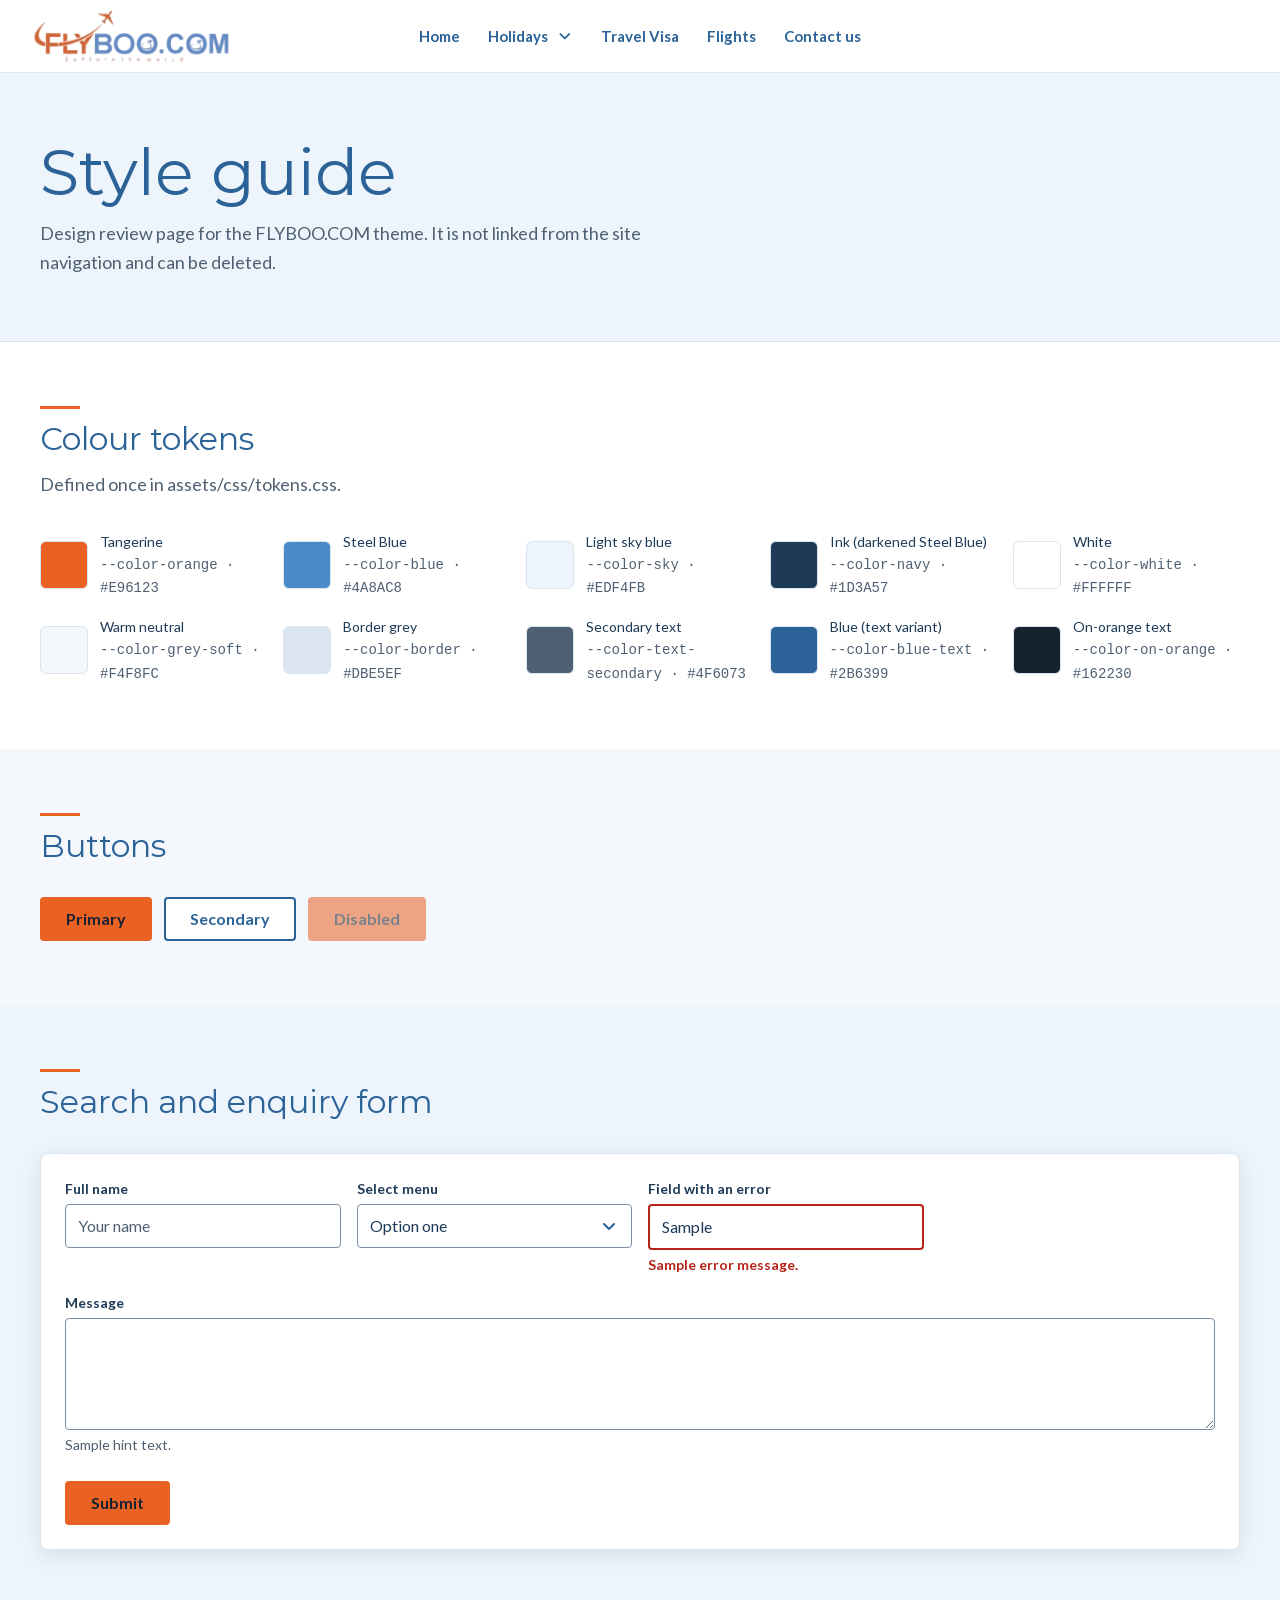
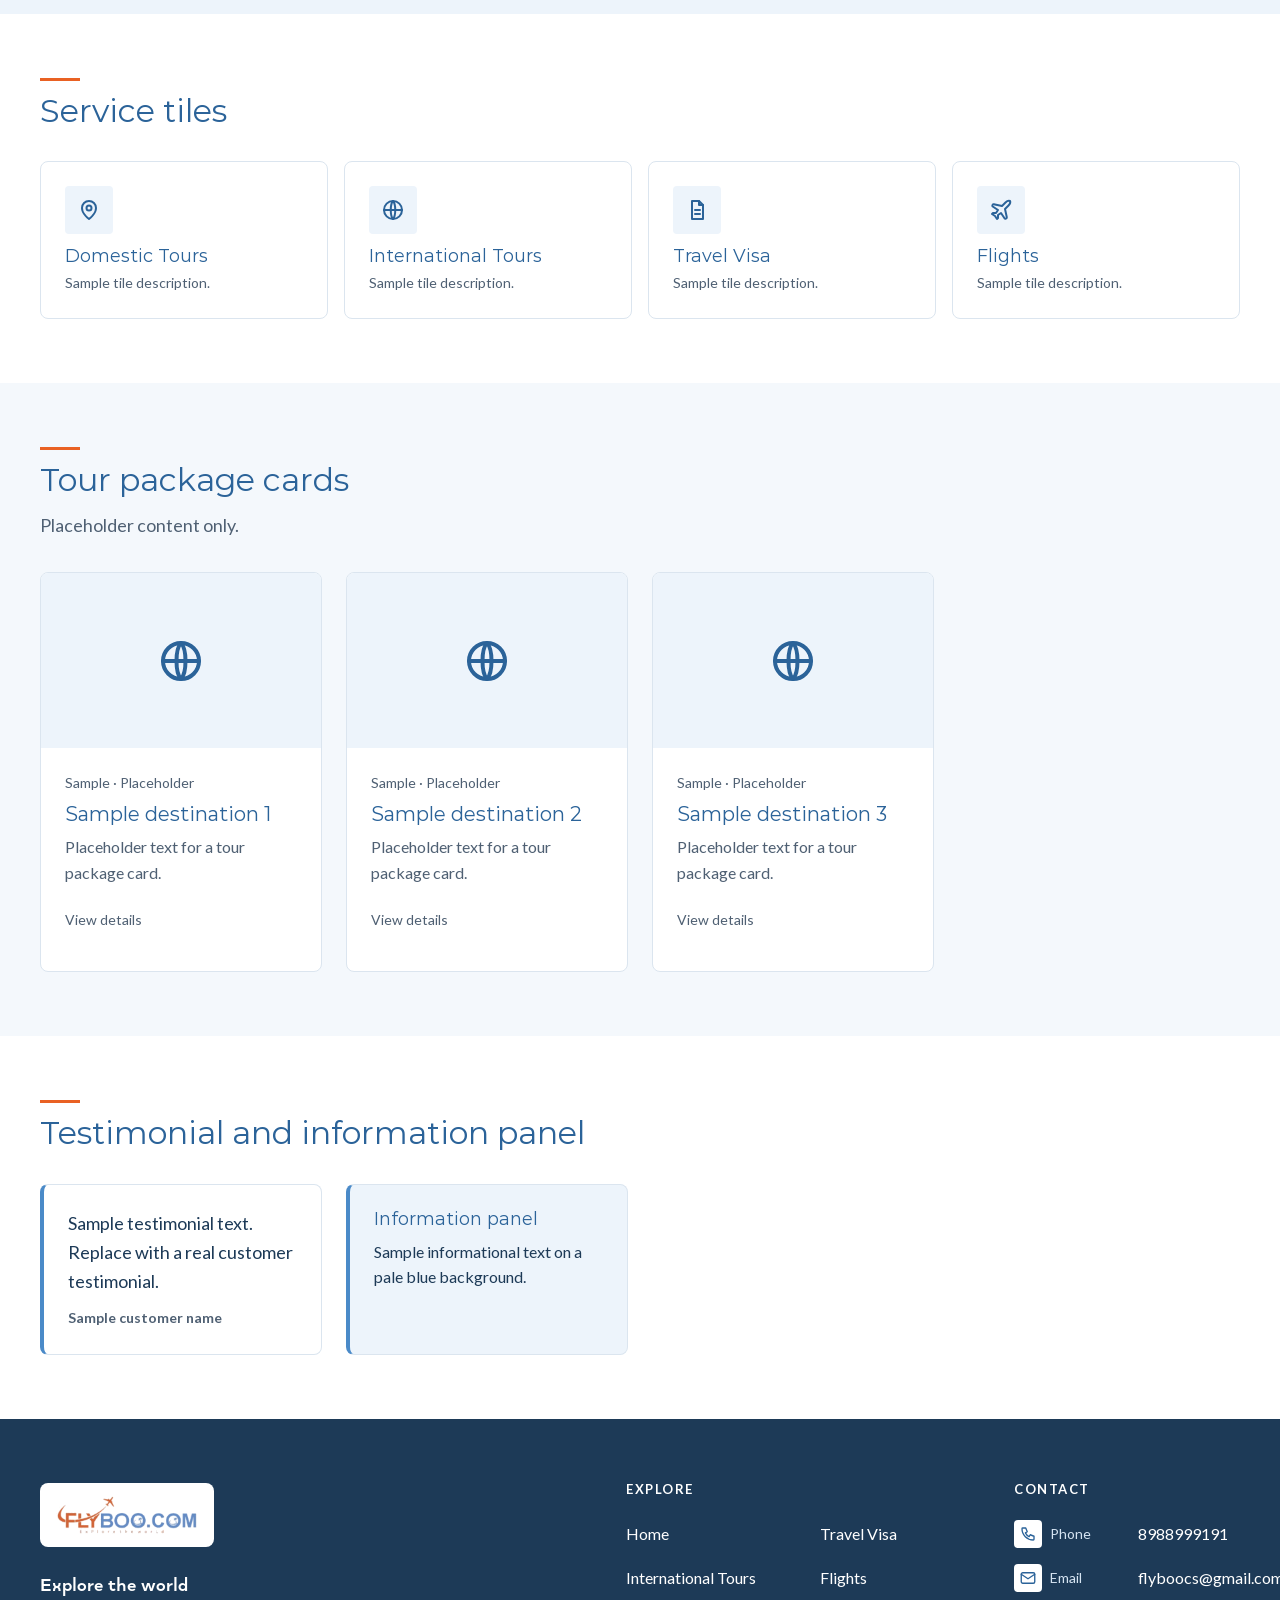
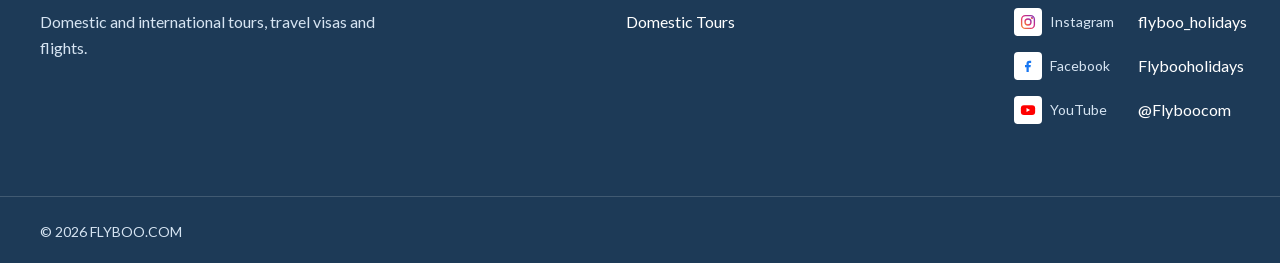
<file: styleguide.html>
<!doctype html>
<html lang="en">
<head>
  <meta charset="utf-8">
  <meta name="viewport" content="width=device-width, initial-scale=1">
  <title>Style guide — FLYBOO.COM</title>
  <meta name="description" content="Design review page for the FLYBOO.COM theme.">
  <meta name="theme-color" content="#ffffff">
  <meta name="robots" content="noindex">
  <style>
    .swatches { list-style: none; margin: 0; padding: 0; display: grid; gap: 1rem; grid-template-columns: repeat(auto-fill, minmax(min(100%, 14rem), 1fr)); }
    .swatch { display: flex; align-items: center; gap: .75rem; font-size: .875rem; }
    .swatch__chip { flex: none; width: 3rem; height: 3rem; border-radius: 6px; border: 1px solid var(--color-border); }
    .swatch code { color: var(--color-text-secondary); }
  </style>
  <script>document.documentElement.classList.add('js');</script>
  <link rel="stylesheet" href="assets/css/tokens.css?v=20261025b">
  <link rel="stylesheet" href="assets/css/main.css?v=20261122e">
  <script src="assets/js/nav.js" defer></script>
</head>
<body>
<div class="page-shell">
  <a class="skip-link" href="#main">Skip to main content</a>
  <header class="site-header">
    <div class="container site-header__inner">
      <a class="brand" href="index.html">
        <img src="assets/img/flyboo-logo.png" width="423" height="119" alt="FLYBOO.COM — Explore the world">
      </a>
      <button class="nav-toggle" type="button" aria-expanded="false" aria-controls="primary-nav">
        <svg class="icon-open" xmlns="http://www.w3.org/2000/svg" viewBox="0 0 24 24" fill="none" stroke="currentColor" stroke-width="2.5" stroke-linecap="round" aria-hidden="true" focusable="false"><path d="M4 7h16M4 12h16M4 17h16"/></svg>
        <svg class="icon-close" xmlns="http://www.w3.org/2000/svg" viewBox="0 0 24 24" fill="none" stroke="currentColor" stroke-width="2.5" stroke-linecap="round" aria-hidden="true" focusable="false"><path d="M6 6l12 12M18 6 6 18"/></svg>
        <span class="nav-toggle__label">Menu</span>
      </button>
      <nav class="primary-nav" id="primary-nav" aria-label="Primary">
        <ul>
          <li><a href="index.html">Home</a></li>
          <li class="has-dropdown">
            <button class="nav-dropdown__toggle" type="button" aria-expanded="false" aria-controls="holidays-menu">Holidays <svg class="nav-dropdown__chevron" xmlns="http://www.w3.org/2000/svg" viewBox="0 0 20 20" fill="none" stroke="currentColor" stroke-width="2" stroke-linecap="round" stroke-linejoin="round" aria-hidden="true" focusable="false"><path d="m5 8 5 5 5-5"/></svg></button>
            <ul class="nav-dropdown" id="holidays-menu">
              <li><a href="international-tours.html">International Tours</a></li>
              <li><a href="domestic-tours.html">Domestic Tours</a></li>
            </ul>
          </li>
          <li><a href="travel-visa.html">Travel Visa</a></li>
          <li><a href="flights.html">Flights</a></li>
          <li><a href="contact.html">Contact us</a></li>
        </ul>
      </nav>
    </div>
  </header>

  <main id="main" tabindex="-1">
    <section class="page-banner">
      <div class="container">
        <h1>Style guide</h1>
        <p>Design review page for the FLYBOO.COM theme. It is not linked from the site navigation and can be deleted.</p>
      </div>
    </section>

    <section class="section">
      <div class="container">
        <div class="section-heading"><h2>Colour tokens</h2><p>Defined once in assets/css/tokens.css.</p></div>
        <ul class="swatches">
          <li class="swatch"><span class="swatch__chip" style="background: var(--color-orange)"></span><span class="swatch__name">Tangerine<br><code>--color-orange · #E96123</code></span></li>
          <li class="swatch"><span class="swatch__chip" style="background: var(--color-blue)"></span><span class="swatch__name">Steel Blue<br><code>--color-blue · #4A8AC8</code></span></li>
          <li class="swatch"><span class="swatch__chip" style="background: var(--color-sky)"></span><span class="swatch__name">Light sky blue<br><code>--color-sky · #EDF4FB</code></span></li>
          <li class="swatch"><span class="swatch__chip" style="background: var(--color-navy)"></span><span class="swatch__name">Ink (darkened Steel Blue)<br><code>--color-navy · #1D3A57</code></span></li>
          <li class="swatch"><span class="swatch__chip" style="background: var(--color-white)"></span><span class="swatch__name">White<br><code>--color-white · #FFFFFF</code></span></li>
          <li class="swatch"><span class="swatch__chip" style="background: var(--color-grey-soft)"></span><span class="swatch__name">Warm neutral<br><code>--color-grey-soft · #F4F8FC</code></span></li>
          <li class="swatch"><span class="swatch__chip" style="background: var(--color-border)"></span><span class="swatch__name">Border grey<br><code>--color-border · #DBE5EF</code></span></li>
          <li class="swatch"><span class="swatch__chip" style="background: var(--color-text-secondary)"></span><span class="swatch__name">Secondary text<br><code>--color-text-secondary · #4F6073</code></span></li>
          <li class="swatch"><span class="swatch__chip" style="background: var(--color-blue-text)"></span><span class="swatch__name">Blue (text variant)<br><code>--color-blue-text · #2B6399</code></span></li>
          <li class="swatch"><span class="swatch__chip" style="background: var(--color-on-orange)"></span><span class="swatch__name">On-orange text<br><code>--color-on-orange · #162230</code></span></li>
        </ul>
      </div>
    </section>

    <section class="section section--soft">
      <div class="container">
        <div class="section-heading"><h2>Buttons</h2></div>
        <div class="btn-group">
          <a class="btn btn--primary" href="#main">Primary</a>
          <a class="btn btn--secondary" href="#main">Secondary</a>
          <button class="btn btn--primary" type="button" disabled>Disabled</button>
        </div>
      </div>
    </section>

    <section class="section section--sky">
      <div class="container">
        <div class="section-heading"><h2>Search and enquiry form</h2></div>
        <form class="search-panel" action="#" onsubmit="return false">
          <div class="form-grid">
            <div class="field">
              <label for="sg-name">Full name</label>
              <input class="input" id="sg-name" name="name" type="text" autocomplete="name" placeholder="Your name">
            </div>
            <div class="field">
              <label for="sg-select">Select menu</label>
              <select class="select" id="sg-select" name="option">
                <option>Option one</option>
                <option>Option two</option>
              </select>
            </div>
            <div class="field">
              <label for="sg-error">Field with an error</label>
              <input class="input" id="sg-error" type="text" aria-invalid="true" aria-describedby="sg-error-msg" value="Sample">
              <span class="error" id="sg-error-msg">Sample error message.</span>
            </div>
            <div class="field field--full">
              <label for="sg-msg">Message</label>
              <textarea class="textarea" id="sg-msg" name="message"></textarea>
              <span class="hint">Sample hint text.</span>
            </div>
          </div>
          <div class="btn-group" style="margin-top: var(--space-5)">
            <button class="btn btn--primary" type="submit">Submit</button>
          </div>
        </form>
      </div>
    </section>

    <section class="section">
      <div class="container">
        <div class="section-heading"><h2>Service tiles</h2></div>
        <ul class="tile-grid" style="list-style: none; margin: 0; padding: 0">
          <li class="tile">
            <span class="tile__icon"><svg xmlns="http://www.w3.org/2000/svg" viewBox="0 0 24 24" fill="none" stroke="currentColor" stroke-width="2" stroke-linecap="round" stroke-linejoin="round" aria-hidden="true" focusable="false"><path d="M12 21s-7-5.2-7-11a7 7 0 1 1 14 0c0 5.8-7 11-7 11z"/><circle cx="12" cy="10" r="2.5"/></svg></span>
            <h3 class="tile__title"><a class="tile__link" href="domestic-tours.html">Domestic Tours</a></h3>
            <p class="tile__text">Sample tile description.</p>
          </li>
          <li class="tile">
            <span class="tile__icon"><svg xmlns="http://www.w3.org/2000/svg" viewBox="0 0 24 24" fill="none" stroke="currentColor" stroke-width="2" stroke-linecap="round" stroke-linejoin="round" aria-hidden="true" focusable="false"><circle cx="12" cy="12" r="9"/><path d="M3 12h18M12 3c3 3.2 3 14.8 0 18M12 3c-3 3.2-3 14.8 0 18"/></svg></span>
            <h3 class="tile__title"><a class="tile__link" href="international-tours.html">International Tours</a></h3>
            <p class="tile__text">Sample tile description.</p>
          </li>
          <li class="tile">
            <span class="tile__icon"><svg xmlns="http://www.w3.org/2000/svg" viewBox="0 0 24 24" fill="none" stroke="currentColor" stroke-width="2" stroke-linecap="round" stroke-linejoin="round" aria-hidden="true" focusable="false"><path d="M7 3h7l4 4v14H7z"/><path d="M14 3v4h4M10 12h5M10 16h5"/></svg></span>
            <h3 class="tile__title"><a class="tile__link" href="travel-visa.html">Travel Visa</a></h3>
            <p class="tile__text">Sample tile description.</p>
          </li>
          <li class="tile">
            <span class="tile__icon"><svg xmlns="http://www.w3.org/2000/svg" viewBox="0 0 24 24" fill="none" stroke="currentColor" stroke-width="2" stroke-linecap="round" stroke-linejoin="round" aria-hidden="true" focusable="false"><path d="M17.8 19.2 16 11l3.5-3.5C21 6 21.5 4 21 3c-1-.5-3 0-4.5 1.5L13 8 4.8 6.2c-.5-.1-.9.1-1.1.5l-.3.5c-.2.5-.1 1 .3 1.3L9 12l-2 3H4l-1 1 3 2 2 3 1-1v-3l3-2 3.5 5.3c.3.4.8.5 1.3.3l.5-.2c.4-.3.6-.7.5-1.2z"/></svg></span>
            <h3 class="tile__title"><a class="tile__link" href="flights.html">Flights</a></h3>
            <p class="tile__text">Sample tile description.</p>
          </li>
        </ul>
      </div>
    </section>

    <section class="section section--soft">
      <div class="container">
        <div class="section-heading"><h2>Tour package cards</h2><p>Placeholder content only.</p></div>
        <div class="card-grid">
          <article class="card">
            <div class="card__media"><svg width="48" height="48" xmlns="http://www.w3.org/2000/svg" viewBox="0 0 24 24" fill="none" stroke="currentColor" stroke-width="2" stroke-linecap="round" stroke-linejoin="round" aria-hidden="true" focusable="false"><circle cx="12" cy="12" r="9"/><path d="M3 12h18M12 3c3 3.2 3 14.8 0 18M12 3c-3 3.2-3 14.8 0 18"/></svg></div>
            <div class="card__body">
              <p class="card__meta">Sample · Placeholder</p>
              <h3 class="card__title"><a class="card__link" href="international-tours.html">Sample destination 1</a></h3>
              <p class="card__text">Placeholder text for a tour package card.</p>
              <p class="card__footer"><span class="card__meta">View details</span></p>
            </div>
          </article>
          <article class="card">
            <div class="card__media"><svg width="48" height="48" xmlns="http://www.w3.org/2000/svg" viewBox="0 0 24 24" fill="none" stroke="currentColor" stroke-width="2" stroke-linecap="round" stroke-linejoin="round" aria-hidden="true" focusable="false"><circle cx="12" cy="12" r="9"/><path d="M3 12h18M12 3c3 3.2 3 14.8 0 18M12 3c-3 3.2-3 14.8 0 18"/></svg></div>
            <div class="card__body">
              <p class="card__meta">Sample · Placeholder</p>
              <h3 class="card__title"><a class="card__link" href="international-tours.html">Sample destination 2</a></h3>
              <p class="card__text">Placeholder text for a tour package card.</p>
              <p class="card__footer"><span class="card__meta">View details</span></p>
            </div>
          </article>
          <article class="card">
            <div class="card__media"><svg width="48" height="48" xmlns="http://www.w3.org/2000/svg" viewBox="0 0 24 24" fill="none" stroke="currentColor" stroke-width="2" stroke-linecap="round" stroke-linejoin="round" aria-hidden="true" focusable="false"><circle cx="12" cy="12" r="9"/><path d="M3 12h18M12 3c3 3.2 3 14.8 0 18M12 3c-3 3.2-3 14.8 0 18"/></svg></div>
            <div class="card__body">
              <p class="card__meta">Sample · Placeholder</p>
              <h3 class="card__title"><a class="card__link" href="international-tours.html">Sample destination 3</a></h3>
              <p class="card__text">Placeholder text for a tour package card.</p>
              <p class="card__footer"><span class="card__meta">View details</span></p>
            </div>
          </article>
        </div>
      </div>
    </section>

    <section class="section">
      <div class="container">
        <div class="section-heading"><h2>Testimonial and information panel</h2></div>
        <div class="card-grid">
          <figure class="testimonial">
            <blockquote>Sample testimonial text. Replace with a real customer testimonial.</blockquote>
            <figcaption>Sample customer name</figcaption>
          </figure>
          <div class="panel">
            <h3 class="panel__title">Information panel</h3>
            <p>Sample informational text on a pale blue background.</p>
          </div>
        </div>
      </div>
    </section>
  </main>

  <footer class="site-footer">
    <div class="container footer__grid">
      <div class="footer__brand">
        <a class="footer__logo" href="index.html">
          <img src="assets/img/flyboo-logo.png" width="423" height="119" alt="FLYBOO.COM — Explore the world">
        </a>
        <p class="footer__tagline">Explore the world</p>
        <p class="footer__about">Domestic and international tours, travel visas and flights.</p>
      </div>
      <nav class="footer__nav" aria-label="Footer">
        <h2 class="footer__heading">Explore</h2>
        <ul class="footer__links">
          <li><a href="index.html">Home</a></li>
          <li><a href="international-tours.html">International Tours</a></li>
          <li><a href="domestic-tours.html">Domestic Tours</a></li>
          <li><a href="travel-visa.html">Travel Visa</a></li>
          <li><a href="flights.html">Flights</a></li>
        </ul>
      </nav>
      <div class="footer__contact">
        <h2 class="footer__heading">Contact</h2>
        <ul class="footer__links footer__links--stack">
          <li><span class="footer__label"><svg class="footer__icon" xmlns="http://www.w3.org/2000/svg" viewBox="0 0 24 24" fill="none" stroke="currentColor" stroke-width="1.8" stroke-linecap="round" stroke-linejoin="round" aria-hidden="true" focusable="false"><path d="M5 4h4l2 5-2.5 1.5a11 11 0 0 0 5 5L15 13l5 2v4a1 1 0 0 1-1 1A15 15 0 0 1 4 5a1 1 0 0 1 1-1z"/></svg>Phone</span><a href="tel:+918988999191">8988999191</a></li>
          <li><span class="footer__label"><svg class="footer__icon" xmlns="http://www.w3.org/2000/svg" viewBox="0 0 24 24" fill="none" stroke="currentColor" stroke-width="1.8" stroke-linecap="round" stroke-linejoin="round" aria-hidden="true" focusable="false"><rect x="3" y="5" width="18" height="14" rx="2"/><path d="M3 7l9 6 9-6"/></svg>Email</span><a href="mailto:flyboocs@gmail.com">flyboocs@gmail.com</a></li>
          <li><span class="footer__label"><svg class="footer__icon footer__icon--instagram" xmlns="http://www.w3.org/2000/svg" viewBox="0 0 24 24" fill="none" stroke="currentColor" stroke-width="1.8" stroke-linecap="round" stroke-linejoin="round" aria-hidden="true" focusable="false"><defs><linearGradient id="ig-grad" x1="0" y1="1" x2="1" y2="0"><stop offset="0" stop-color="#f58529"/><stop offset="0.5" stop-color="#dd2a7b"/><stop offset="1" stop-color="#8134af"/></linearGradient></defs><rect x="3.5" y="3.5" width="17" height="17" rx="5"/><circle cx="12" cy="12" r="4"/><circle cx="17.2" cy="6.8" r="0.6" fill="url(#ig-grad)"/></svg>Instagram</span><a href="https://www.instagram.com/flyboo_holidays" target="_blank" rel="noopener noreferrer">flyboo_holidays<span class="visually-hidden"> (opens in a new tab)</span></a></li>
          <li><span class="footer__label"><svg class="footer__icon footer__icon--facebook" xmlns="http://www.w3.org/2000/svg" viewBox="0 0 24 24" fill="currentColor" aria-hidden="true" focusable="false"><path d="M14 8h2.2V5H13.6C11.2 5 10 6.5 10 8.7V10.5H8v3h2V20h3v-6.5h2.3l.5-3H13V9c0-.6.3-1 1-1z"/></svg>Facebook</span><a href="https://www.facebook.com/Flybooholidays" target="_blank" rel="noopener noreferrer">Flybooholidays<span class="visually-hidden"> (opens in a new tab)</span></a></li>
          <li><span class="footer__label"><svg class="footer__icon footer__icon--youtube" xmlns="http://www.w3.org/2000/svg" viewBox="0 0 24 24" fill="none" stroke="currentColor" stroke-width="1.8" stroke-linecap="round" stroke-linejoin="round" aria-hidden="true" focusable="false"><rect x="2.5" y="5.5" width="19" height="13" rx="4" fill="currentColor" stroke="none"/><path d="M10 9.2v5.6l4.8-2.8z" fill="#fff" stroke="none"/></svg>YouTube</span><a href="https://www.youtube.com/@Flyboocom" target="_blank" rel="noopener noreferrer">@Flyboocom<span class="visually-hidden"> (opens in a new tab)</span></a></li>
        </ul>
      </div>
    </div>
    <div class="footer__bottom">
      <div class="container">
        <p>&copy; 2026 FLYBOO.COM</p>
      </div>
    </div>
  </footer>
</div>
</body>
</html>
</file>
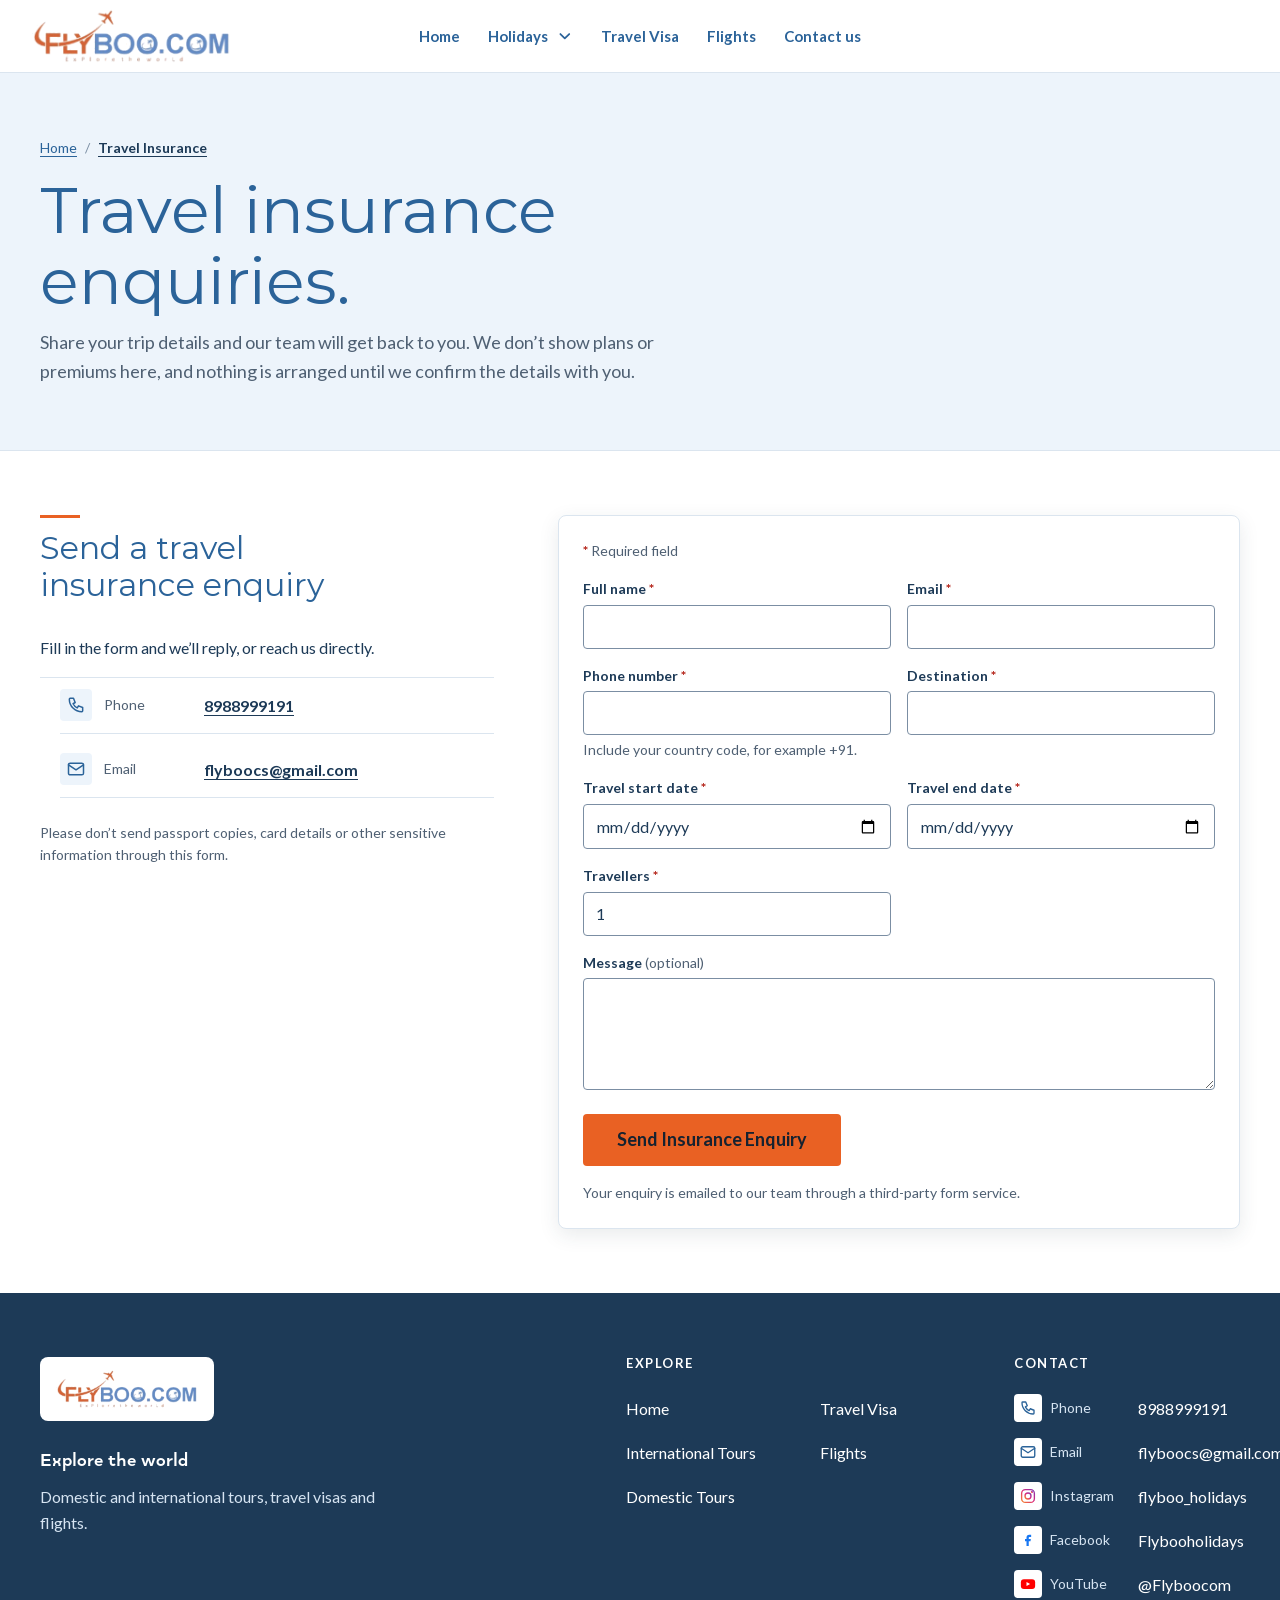
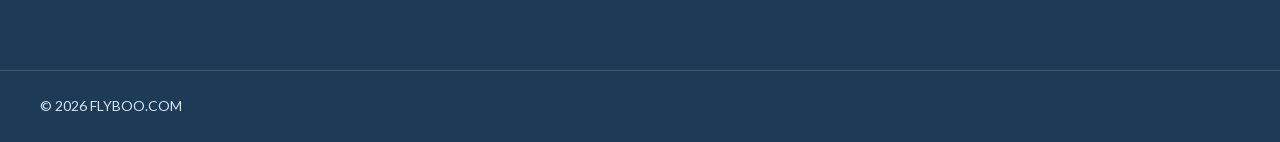
<file: travel-insurance.html>
<!doctype html>
<html lang="en">
<head>
  <meta charset="utf-8">
  <meta name="viewport" content="width=device-width, initial-scale=1">
  <title>Travel Insurance — FLYBOO.COM</title>
  <meta name="description" content="Send a travel insurance enquiry to FLYBOO.COM.">
  <meta name="theme-color" content="#ffffff">
  <script>document.documentElement.classList.add('js');</script>
  <link rel="stylesheet" href="assets/css/tokens.css?v=20261028b">
  <link rel="stylesheet" href="assets/css/main.css?v=20261122e">
  <link rel="stylesheet" href="assets/css/service.css?v=20261115g">
  <script src="assets/js/nav.js" defer></script>
  <script src="assets/js/enquiry.js" defer></script>
</head>
<body>
<div class="page-shell">
  <a class="skip-link" href="#main">Skip to main content</a>
  <header class="site-header">
    <div class="container site-header__inner">
      <a class="brand" href="index.html">
        <img src="assets/img/flyboo-logo.png" width="423" height="119" alt="FLYBOO.COM — Explore the world">
      </a>
      <button class="nav-toggle" type="button" aria-expanded="false" aria-controls="primary-nav">
        <svg class="icon-open" xmlns="http://www.w3.org/2000/svg" viewBox="0 0 24 24" fill="none" stroke="currentColor" stroke-width="2.5" stroke-linecap="round" aria-hidden="true" focusable="false"><path d="M4 7h16M4 12h16M4 17h16"/></svg>
        <svg class="icon-close" xmlns="http://www.w3.org/2000/svg" viewBox="0 0 24 24" fill="none" stroke="currentColor" stroke-width="2.5" stroke-linecap="round" aria-hidden="true" focusable="false"><path d="M6 6l12 12M18 6 6 18"/></svg>
        <span class="nav-toggle__label">Menu</span>
      </button>
      <nav class="primary-nav" id="primary-nav" aria-label="Primary">
        <ul>
          <li><a href="index.html">Home</a></li>
          <li class="has-dropdown">
            <button class="nav-dropdown__toggle" type="button" aria-expanded="false" aria-controls="holidays-menu">Holidays <svg class="nav-dropdown__chevron" xmlns="http://www.w3.org/2000/svg" viewBox="0 0 20 20" fill="none" stroke="currentColor" stroke-width="2" stroke-linecap="round" stroke-linejoin="round" aria-hidden="true" focusable="false"><path d="m5 8 5 5 5-5"/></svg></button>
            <ul class="nav-dropdown" id="holidays-menu">
              <li><a href="international-tours.html">International Tours</a></li>
              <li><a href="domestic-tours.html">Domestic Tours</a></li>
            </ul>
          </li>
          <li><a href="travel-visa.html">Travel Visa</a></li>
          <li><a href="flights.html">Flights</a></li>
          <li><a href="contact.html">Contact us</a></li>
        </ul>
      </nav>
    </div>
  </header>

  <main id="main" tabindex="-1">
    <section class="page-banner" aria-labelledby="page-title">
      <div class="container">
        <nav class="breadcrumb" aria-label="Breadcrumb"><ol><li><a href="index.html">Home</a></li><li><a href="travel-insurance.html" aria-current="page">Travel Insurance</a></li></ol></nav>
        <h1 id="page-title">Travel insurance enquiries.</h1>
        <p>Share your trip details and our team will get back to you. We don&rsquo;t show plans or premiums here, and nothing is arranged until we confirm the details with you.</p>
      </div>
    </section>

    <section class="section" id="enquiry" aria-labelledby="insurance-title">
      <div class="container enquiry">
        <div class="enquiry__aside">
          <div class="section-heading">
            <h2 id="insurance-title">Send a travel insurance enquiry</h2>
          </div>
          <p>Fill in the form and we&rsquo;ll reply, or reach us directly.</p>
          <ul class="contact-list">
            <li><svg class="contact__icon" xmlns="http://www.w3.org/2000/svg" viewBox="0 0 24 24" fill="none" stroke="currentColor" stroke-width="1.8" stroke-linecap="round" stroke-linejoin="round" aria-hidden="true" focusable="false"><path d="M5 4h4l2 5-2.5 1.5a11 11 0 0 0 5 5L15 13l5 2v4a1 1 0 0 1-1 1A15 15 0 0 1 4 5a1 1 0 0 1 1-1z"/></svg><span class="contact__label">Phone</span><a href="tel:+918988999191">8988999191</a></li>
            <li><svg class="contact__icon" xmlns="http://www.w3.org/2000/svg" viewBox="0 0 24 24" fill="none" stroke="currentColor" stroke-width="1.8" stroke-linecap="round" stroke-linejoin="round" aria-hidden="true" focusable="false"><rect x="3" y="5" width="18" height="14" rx="2"/><path d="M3 7l9 6 9-6"/></svg><span class="contact__label">Email</span><a href="mailto:flyboocs@gmail.com">flyboocs@gmail.com</a></li>
          </ul>
          <p class="contact__note">Please don&rsquo;t send passport copies, card details or other sensitive information through this form.</p>
        </div>
        <form class="search-panel" id="insurance-form" data-enquiry="travel-insurance" data-endpoint="https://formsubmit.co/ajax/flyboocs@gmail.com" data-subject="New travel insurance enquiry from FLYBOO.COM" novalidate>
          <noscript><p class="form-message form-message--notice">This form needs JavaScript to work. Please enable it and reload the page, or contact us by phone or email.</p></noscript>
          <div class="form-message" tabindex="-1" hidden></div>
          <p class="form-privacy form-privacy--first"><span class="req" aria-hidden="true">*</span> Required field</p>
          <div class="form-grid">
            <div class="field hp" aria-hidden="true">
              <label for="enq-honey">Leave this field empty</label>
              <input class="input" id="enq-honey" name="_honey" type="text" tabindex="-1" autocomplete="off">
            </div>
            <div class="field">
              <label for="enq-name">Full name <span class="req" aria-hidden="true">*</span></label>
              <input class="input" id="enq-name" name="name" type="text" required aria-describedby="enq-name-error" autocomplete="name">
              <span class="error" id="enq-name-error" hidden></span>
            </div>
            <div class="field">
              <label for="enq-email">Email <span class="req" aria-hidden="true">*</span></label>
              <input class="input" id="enq-email" name="email" type="email" required aria-describedby="enq-email-error" autocomplete="email">
              <span class="error" id="enq-email-error" hidden></span>
            </div>
            <div class="field">
              <label for="enq-phone">Phone number <span class="req" aria-hidden="true">*</span></label>
              <input class="input" id="enq-phone" name="phone" type="tel" required aria-describedby="enq-phone-hint enq-phone-error" autocomplete="tel">
              <span class="hint" id="enq-phone-hint">Include your country code, for example +91.</span>
              <span class="error" id="enq-phone-error" hidden></span>
            </div>
            <div class="field">
              <label for="enq-destination">Destination <span class="req" aria-hidden="true">*</span></label>
              <input class="input" id="enq-destination" name="destination" type="text" required maxlength="100" aria-describedby="enq-destination-error">
              <span class="error" id="enq-destination-error" hidden></span>
            </div>
            <div class="field">
              <label for="enq-depart">Travel start date <span class="req" aria-hidden="true">*</span></label>
              <input class="input" id="enq-depart" name="departDate" type="date" required aria-describedby="enq-depart-error">
              <span class="error" id="enq-depart-error" hidden></span>
            </div>
            <div class="field">
              <label for="enq-return">Travel end date <span class="req" aria-hidden="true">*</span></label>
              <input class="input" id="enq-return" name="returnDate" type="date" required aria-describedby="enq-return-error">
              <span class="error" id="enq-return-error" hidden></span>
            </div>
            <div class="field">
              <label for="enq-travellers">Travellers <span class="req" aria-hidden="true">*</span></label>
              <input class="input" id="enq-travellers" name="travellers" type="number" inputmode="numeric" min="1" max="9" step="1" value="1" required aria-describedby="enq-travellers-error">
              <span class="error" id="enq-travellers-error" hidden></span>
            </div>
            <div class="field field--full">
              <label for="enq-message">Message <span class="hint">(optional)</span></label>
              <textarea class="textarea" id="enq-message" name="message" maxlength="1000"></textarea>
            </div>
          </div>
          <div class="form-actions">
            <button class="btn btn--primary btn--lg" type="submit">Send Insurance Enquiry</button>
          </div>
          <p class="form-privacy">Your enquiry is emailed to our team through a third-party form service.</p>
        </form>
      </div>
    </section>
  </main>

  <footer class="site-footer">
    <div class="container footer__grid">
      <div class="footer__brand">
        <a class="footer__logo" href="index.html">
          <img src="assets/img/flyboo-logo.png" width="423" height="119" alt="FLYBOO.COM — Explore the world">
        </a>
        <p class="footer__tagline">Explore the world</p>
        <p class="footer__about">Domestic and international tours, travel visas and flights.</p>
      </div>
      <nav class="footer__nav" aria-label="Footer">
        <h2 class="footer__heading">Explore</h2>
        <ul class="footer__links">
          <li><a href="index.html">Home</a></li>
          <li><a href="international-tours.html">International Tours</a></li>
          <li><a href="domestic-tours.html">Domestic Tours</a></li>
          <li><a href="travel-visa.html">Travel Visa</a></li>
          <li><a href="flights.html">Flights</a></li>
        </ul>
      </nav>
      <div class="footer__contact">
        <h2 class="footer__heading">Contact</h2>
        <ul class="footer__links footer__links--stack">
          <li><span class="footer__label"><svg class="footer__icon" xmlns="http://www.w3.org/2000/svg" viewBox="0 0 24 24" fill="none" stroke="currentColor" stroke-width="1.8" stroke-linecap="round" stroke-linejoin="round" aria-hidden="true" focusable="false"><path d="M5 4h4l2 5-2.5 1.5a11 11 0 0 0 5 5L15 13l5 2v4a1 1 0 0 1-1 1A15 15 0 0 1 4 5a1 1 0 0 1 1-1z"/></svg>Phone</span><a href="tel:+918988999191">8988999191</a></li>
          <li><span class="footer__label"><svg class="footer__icon" xmlns="http://www.w3.org/2000/svg" viewBox="0 0 24 24" fill="none" stroke="currentColor" stroke-width="1.8" stroke-linecap="round" stroke-linejoin="round" aria-hidden="true" focusable="false"><rect x="3" y="5" width="18" height="14" rx="2"/><path d="M3 7l9 6 9-6"/></svg>Email</span><a href="mailto:flyboocs@gmail.com">flyboocs@gmail.com</a></li>
          <li><span class="footer__label"><svg class="footer__icon footer__icon--instagram" xmlns="http://www.w3.org/2000/svg" viewBox="0 0 24 24" fill="none" stroke="currentColor" stroke-width="1.8" stroke-linecap="round" stroke-linejoin="round" aria-hidden="true" focusable="false"><defs><linearGradient id="ig-grad" x1="0" y1="1" x2="1" y2="0"><stop offset="0" stop-color="#f58529"/><stop offset="0.5" stop-color="#dd2a7b"/><stop offset="1" stop-color="#8134af"/></linearGradient></defs><rect x="3.5" y="3.5" width="17" height="17" rx="5"/><circle cx="12" cy="12" r="4"/><circle cx="17.2" cy="6.8" r="0.6" fill="url(#ig-grad)"/></svg>Instagram</span><a href="https://www.instagram.com/flyboo_holidays" target="_blank" rel="noopener noreferrer">flyboo_holidays<span class="visually-hidden"> (opens in a new tab)</span></a></li>
          <li><span class="footer__label"><svg class="footer__icon footer__icon--facebook" xmlns="http://www.w3.org/2000/svg" viewBox="0 0 24 24" fill="currentColor" aria-hidden="true" focusable="false"><path d="M14 8h2.2V5H13.6C11.2 5 10 6.5 10 8.7V10.5H8v3h2V20h3v-6.5h2.3l.5-3H13V9c0-.6.3-1 1-1z"/></svg>Facebook</span><a href="https://www.facebook.com/Flybooholidays" target="_blank" rel="noopener noreferrer">Flybooholidays<span class="visually-hidden"> (opens in a new tab)</span></a></li>
          <li><span class="footer__label"><svg class="footer__icon footer__icon--youtube" xmlns="http://www.w3.org/2000/svg" viewBox="0 0 24 24" fill="none" stroke="currentColor" stroke-width="1.8" stroke-linecap="round" stroke-linejoin="round" aria-hidden="true" focusable="false"><rect x="2.5" y="5.5" width="19" height="13" rx="4" fill="currentColor" stroke="none"/><path d="M10 9.2v5.6l4.8-2.8z" fill="#fff" stroke="none"/></svg>YouTube</span><a href="https://www.youtube.com/@Flyboocom" target="_blank" rel="noopener noreferrer">@Flyboocom<span class="visually-hidden"> (opens in a new tab)</span></a></li>
        </ul>
      </div>
    </div>
    <div class="footer__bottom">
      <div class="container">
        <p>&copy; 2026 FLYBOO.COM</p>
      </div>
    </div>
  </footer>
</div>
</body>
</html>
</file>
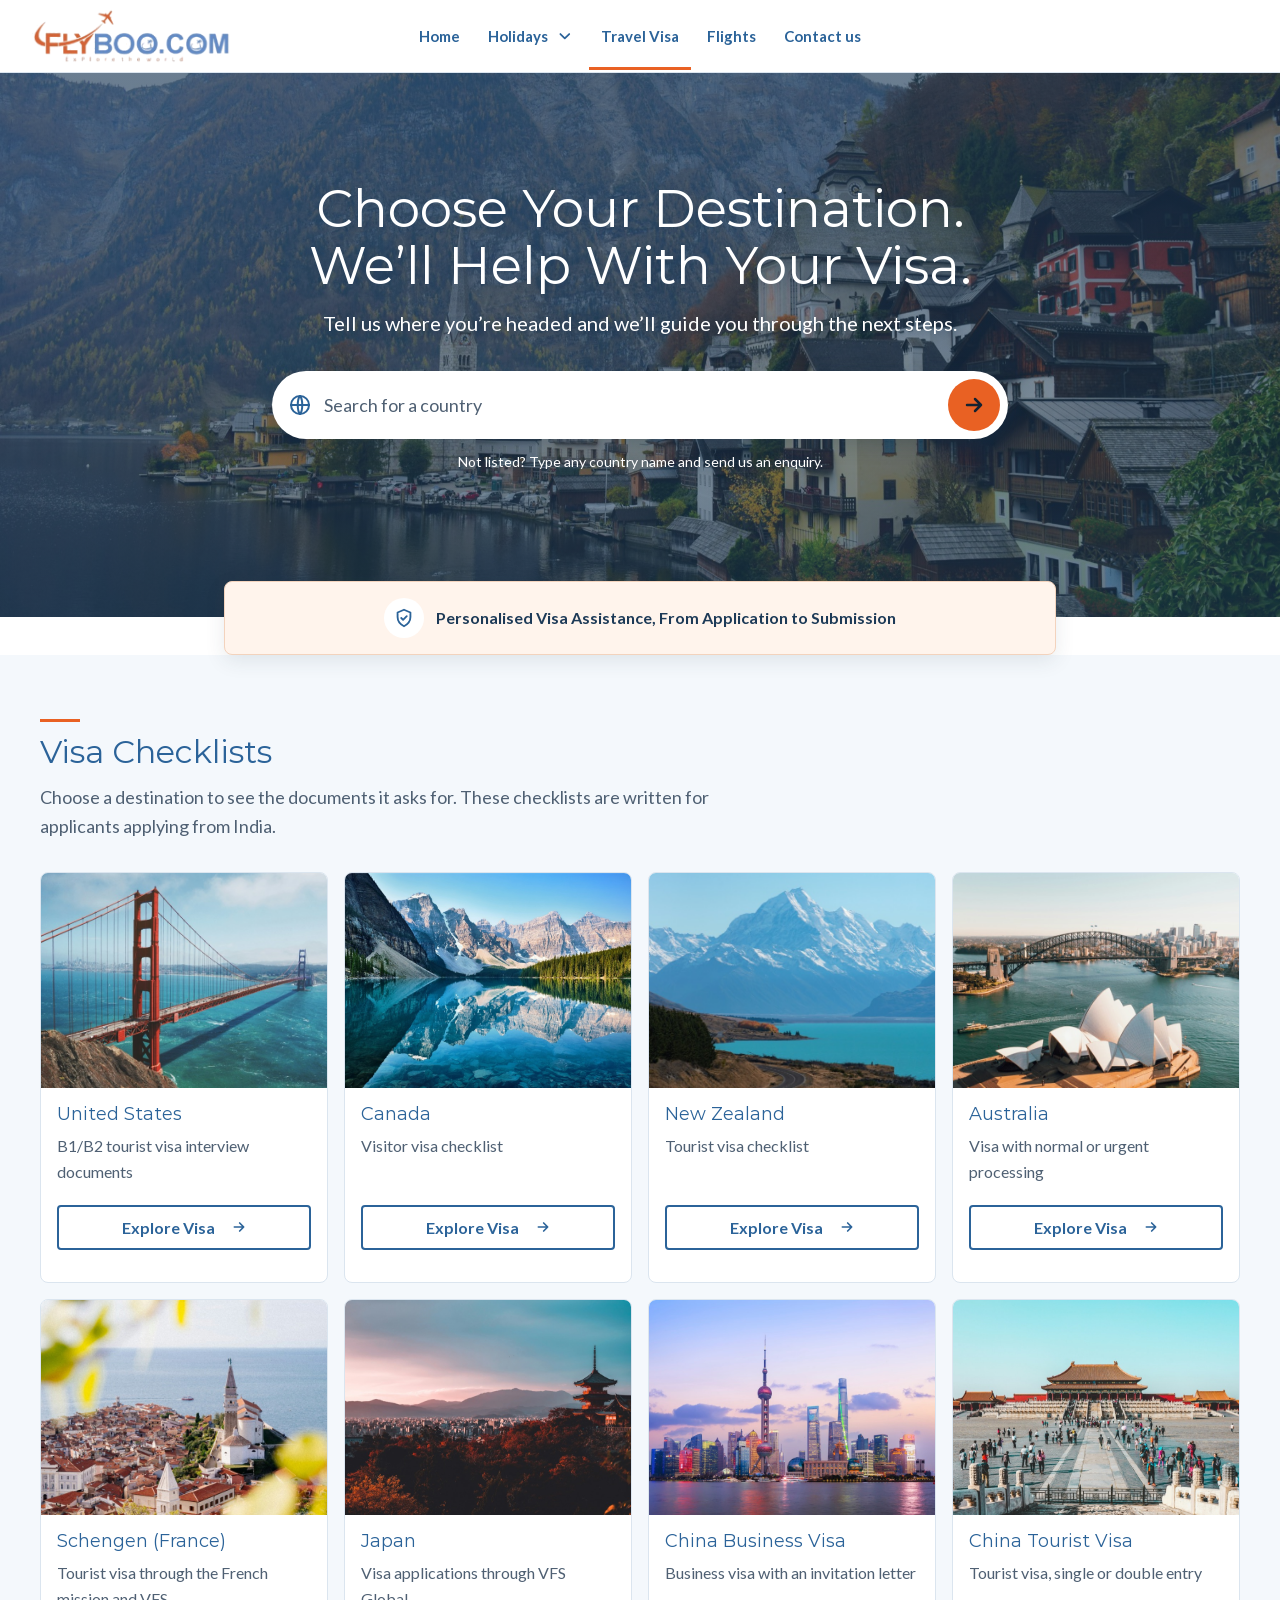
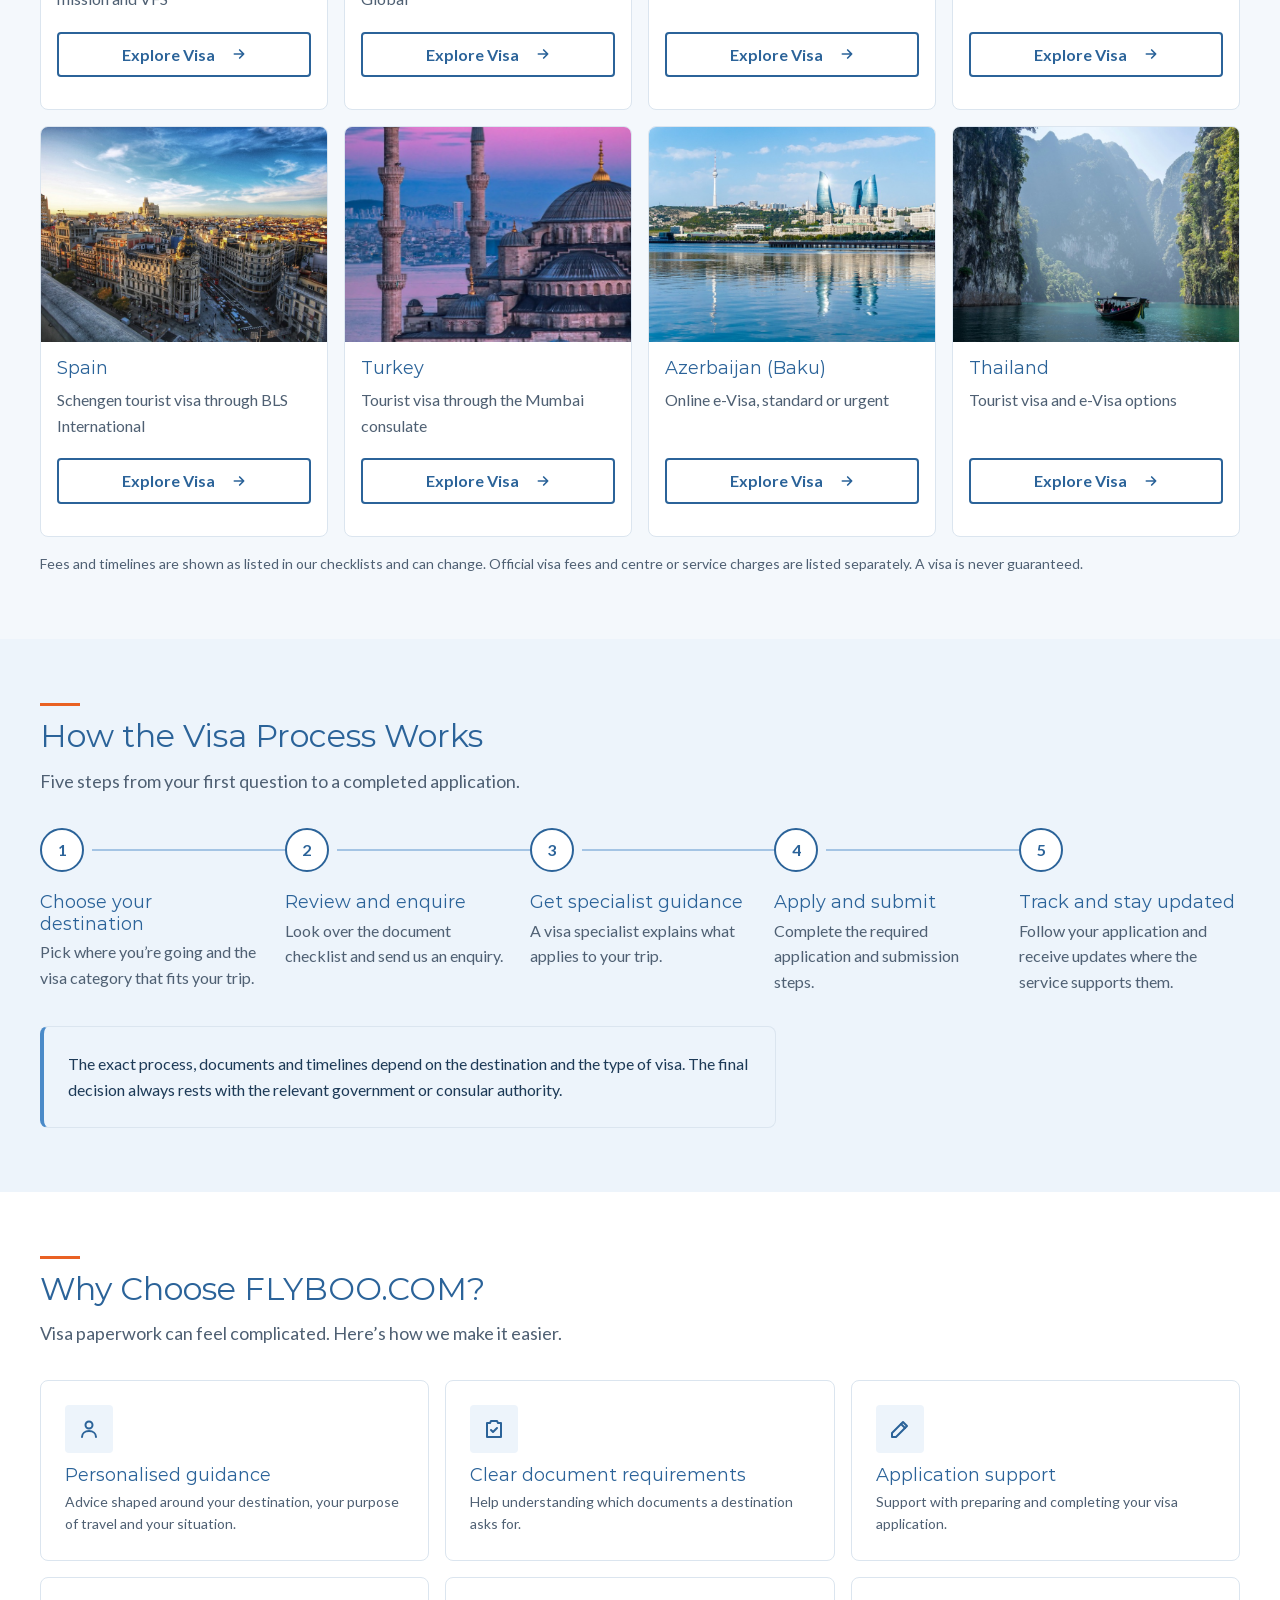
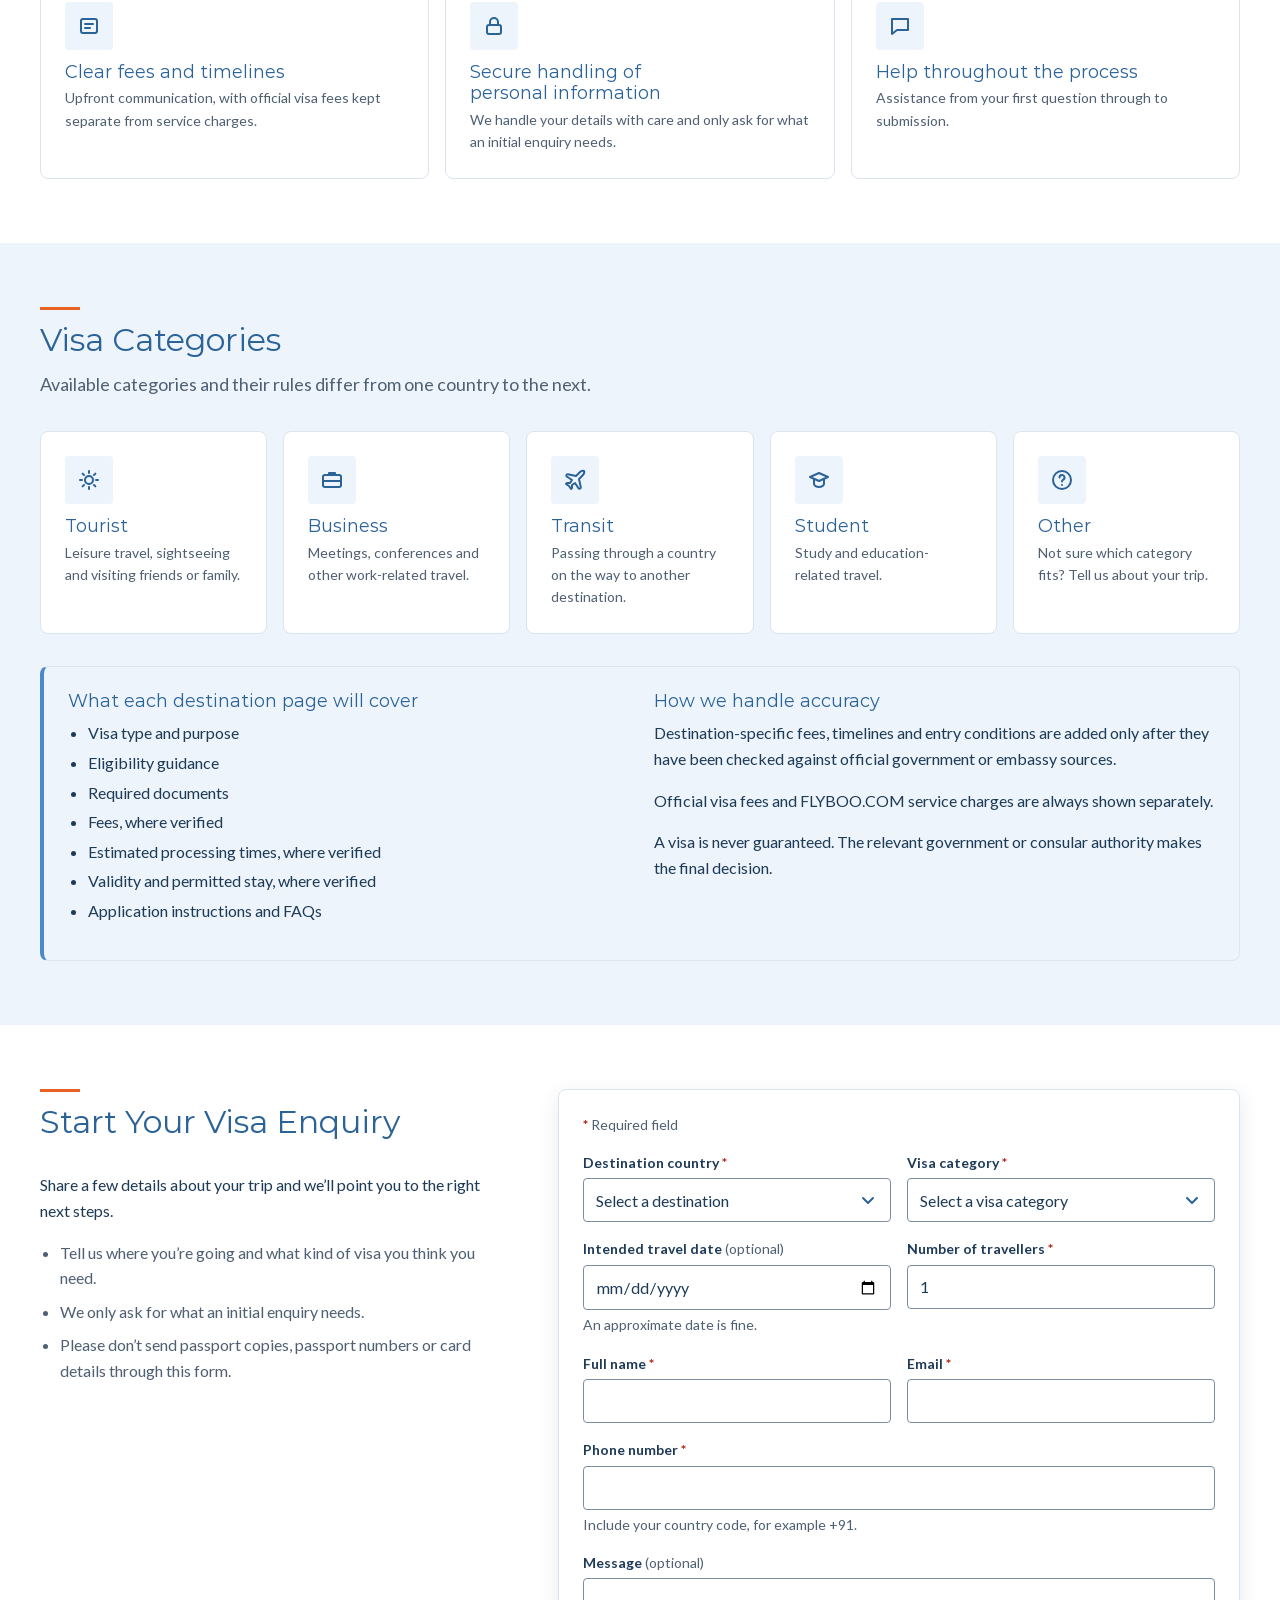
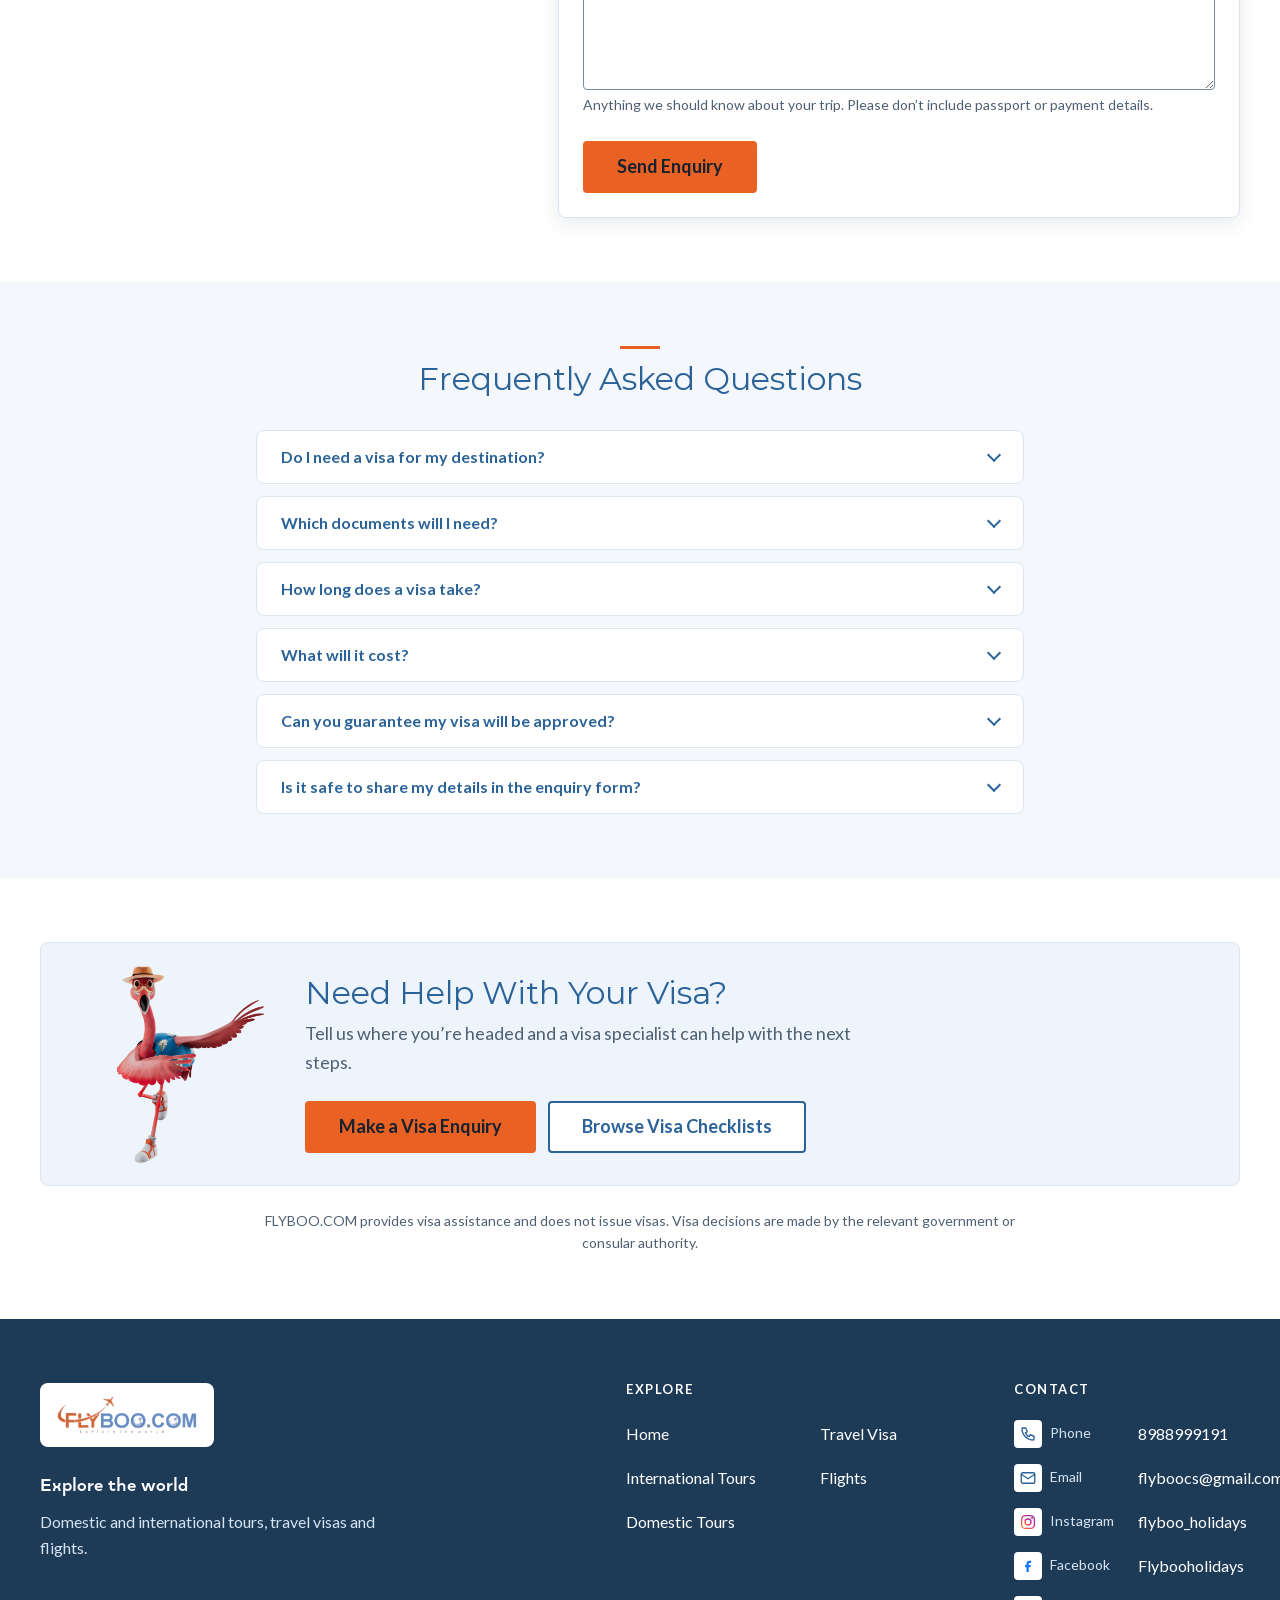
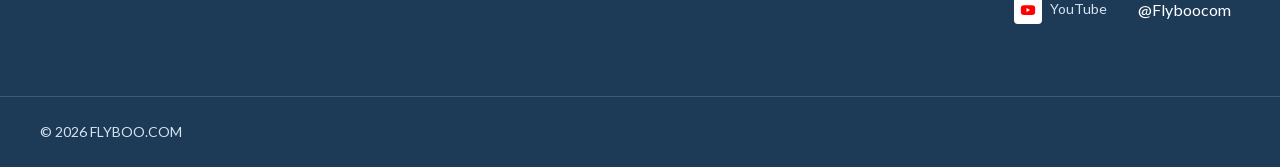
<file: travel-visa.html>
<!doctype html>
<html lang="en">
<head>
  <meta charset="utf-8">
  <meta name="viewport" content="width=device-width, initial-scale=1">
  <title>Travel Visa — FLYBOO.COM</title>
  <meta name="description" content="Choose your destination and enquire about visa assistance with FLYBOO.COM.">
  <meta name="theme-color" content="#ffffff">
  <script>document.documentElement.classList.add('js');</script>
  <link rel="stylesheet" href="assets/css/tokens.css?v=20261028o">
  <link rel="stylesheet" href="assets/css/main.css?v=20261122e">
  <link rel="stylesheet" href="assets/css/visa.css?v=20261028o">
  <script src="assets/js/nav.js" defer></script>
  <script src="assets/js/visa-data.js" defer></script>
  <script src="assets/js/visa.js" defer></script>
  <script src="assets/js/checklists.js" defer></script>
</head>
<body>
<div class="page-shell">
  <a class="skip-link" href="#main">Skip to main content</a>
  <header class="site-header">
    <div class="container site-header__inner">
      <a class="brand" href="index.html">
        <img src="assets/img/flyboo-logo.png" width="423" height="119" alt="FLYBOO.COM — Explore the world">
      </a>
      <button class="nav-toggle" type="button" aria-expanded="false" aria-controls="primary-nav">
        <svg class="icon-open" xmlns="http://www.w3.org/2000/svg" viewBox="0 0 24 24" fill="none" stroke="currentColor" stroke-width="2.5" stroke-linecap="round" aria-hidden="true" focusable="false"><path d="M4 7h16M4 12h16M4 17h16"/></svg>
        <svg class="icon-close" xmlns="http://www.w3.org/2000/svg" viewBox="0 0 24 24" fill="none" stroke="currentColor" stroke-width="2.5" stroke-linecap="round" aria-hidden="true" focusable="false"><path d="M6 6l12 12M18 6 6 18"/></svg>
        <span class="nav-toggle__label">Menu</span>
      </button>
      <nav class="primary-nav" id="primary-nav" aria-label="Primary">
        <ul>
          <li><a href="index.html">Home</a></li>
          <li class="has-dropdown">
            <button class="nav-dropdown__toggle" type="button" aria-expanded="false" aria-controls="holidays-menu">Holidays <svg class="nav-dropdown__chevron" xmlns="http://www.w3.org/2000/svg" viewBox="0 0 20 20" fill="none" stroke="currentColor" stroke-width="2" stroke-linecap="round" stroke-linejoin="round" aria-hidden="true" focusable="false"><path d="m5 8 5 5 5-5"/></svg></button>
            <ul class="nav-dropdown" id="holidays-menu">
              <li><a href="international-tours.html">International Tours</a></li>
              <li><a href="domestic-tours.html">Domestic Tours</a></li>
            </ul>
          </li>
          <li><a href="travel-visa.html" aria-current="page">Travel Visa</a></li>
          <li><a href="flights.html">Flights</a></li>
          <li><a href="contact.html">Contact us</a></li>
        </ul>
      </nav>
    </div>
  </header>

  <main id="main" tabindex="-1">

    <!-- 1. Hero + country search -->
    <section class="visa-hero" aria-labelledby="visa-title">
      <div class="visa-hero__bg">
        <img src="assets/img/visa/hero-2000.jpg" srcset="assets/img/visa/hero-1000.jpg 1000w, assets/img/visa/hero-2000.jpg 2000w" sizes="100vw" width="2000" height="1333" alt="" fetchpriority="high" decoding="async">
      </div>
      <div class="container">
        <div class="visa-hero__inner">
          <h1 id="visa-title">Choose Your Destination. We&rsquo;ll Help With Your Visa.</h1>
          <p class="visa-hero__lede">Tell us where you&rsquo;re headed and we&rsquo;ll guide you through the next steps.</p>

          <form class="country-search" id="country-search" role="search" action="#enquiry" novalidate>
            <label class="visually-hidden" for="country-input">Search for a country</label>
            <div class="country-search__bar">
              <svg class="country-search__icon" xmlns="http://www.w3.org/2000/svg" viewBox="0 0 24 24" fill="none" stroke="currentColor" stroke-width="2" stroke-linecap="round" stroke-linejoin="round" aria-hidden="true" focusable="false"><circle cx="12" cy="12" r="9"/><path d="M3 12h18M12 3c3 3.2 3 14.8 0 18M12 3c-3 3.2-3 14.8 0 18"/></svg>
              <input class="country-search__input" id="country-input" name="country" type="text"
                     role="combobox" aria-autocomplete="list" aria-expanded="false"
                     aria-controls="country-listbox" aria-describedby="country-help"
                     autocomplete="off" autocapitalize="off" spellcheck="false"
                     placeholder="Search for a country">
              <button class="country-search__go" type="submit" aria-label="Go to the visa enquiry for this country">
                <svg xmlns="http://www.w3.org/2000/svg" viewBox="0 0 24 24" fill="none" stroke="currentColor" stroke-width="2.5" stroke-linecap="round" stroke-linejoin="round" aria-hidden="true" focusable="false"><path d="M5 12h14M13 6l6 6-6 6"/></svg>
              </button>
            </div>
            <ul class="country-search__list" id="country-listbox" role="listbox" aria-label="Country suggestions" hidden></ul>
            <p class="country-search__help" id="country-help">Not listed? Type any country name and send us an enquiry.</p>
          </form>
        </div>
      </div>
    </section>

    <!-- 2. Trust banner (overlaps the bottom edge of the hero) -->
    <div class="trust-banner">
      <div class="container">
        <div class="trust-banner__inner">
          <span class="trust-banner__icon">
            <svg xmlns="http://www.w3.org/2000/svg" viewBox="0 0 24 24" fill="none" stroke="currentColor" stroke-width="2" stroke-linecap="round" stroke-linejoin="round" aria-hidden="true" focusable="false"><path d="M12 3 5 6v5c0 4.5 3 8 7 10 4-2 7-5.5 7-10V6z"/><path d="m9 12 2 2 4-4"/></svg>
          </span>
          <p>Personalised Visa Assistance, From Application to Submission</p>
        </div>
      </div>
    </div>

    <!-- Visa checklists: content from FLYBOO's checklist documents. START -->
    <section class="section section--soft" id="checklists" aria-labelledby="checklists-title">
      <div class="container">
        <div class="section-heading">
          <h2 id="checklists-title">Visa Checklists</h2>
          <p>Choose a destination to see the documents it asks for. These checklists are written for applicants applying from India.</p>
        </div>
        <ul class="vc-grid">
          <li>
            <article class="card dest-card">
              <div class="card__media"><img src="assets/img/destinations/usa-900.jpg" width="900" height="506" alt="Red suspension bridge spanning a turquoise bay, with a city skyline in the distance" loading="lazy" decoding="async"></div>
              <div class="card__body">
                <h3 class="card__title">United States</h3>
                <p class="card__text">B1/B2 tourist visa interview documents</p>
                <p class="card__footer"><button class="dest-card__cta" type="button" data-checklist-open="vc-usa">Explore Visa<span class="visually-hidden"> for United States</span>
                  <svg xmlns="http://www.w3.org/2000/svg" viewBox="0 0 24 24" fill="none" stroke="currentColor" stroke-width="2.5" stroke-linecap="round" stroke-linejoin="round" aria-hidden="true" focusable="false"><path d="M5 12h14M13 6l6 6-6 6"/></svg></button></p>
              </div>
            </article>
          </li>
          <li>
            <article class="card dest-card">
              <div class="card__media"><img src="assets/img/destinations/canada-900.jpg" width="900" height="644" alt="Snow-capped mountains reflected in a turquoise lake, ringed by pine forest in Canada" loading="lazy" decoding="async"></div>
              <div class="card__body">
                <h3 class="card__title">Canada</h3>
                <p class="card__text">Visitor visa checklist</p>
                <p class="card__footer"><button class="dest-card__cta" type="button" data-checklist-open="vc-canada">Explore Visa<span class="visually-hidden"> for Canada</span>
                  <svg xmlns="http://www.w3.org/2000/svg" viewBox="0 0 24 24" fill="none" stroke="currentColor" stroke-width="2.5" stroke-linecap="round" stroke-linejoin="round" aria-hidden="true" focusable="false"><path d="M5 12h14M13 6l6 6-6 6"/></svg></button></p>
              </div>
            </article>
          </li>
          <li>
            <article class="card dest-card">
              <div class="card__media"><img class="pos-peak" src="assets/img/destinations/new-zealand-900.jpg" width="601" height="900" alt="Winding road beside a turquoise lake, leading towards a snow-covered mountain peak" loading="lazy" decoding="async"></div>
              <div class="card__body">
                <h3 class="card__title">New Zealand</h3>
                <p class="card__text">Tourist visa checklist</p>
                <p class="card__footer"><button class="dest-card__cta" type="button" data-checklist-open="vc-new-zealand">Explore Visa<span class="visually-hidden"> for New Zealand</span>
                  <svg xmlns="http://www.w3.org/2000/svg" viewBox="0 0 24 24" fill="none" stroke="currentColor" stroke-width="2.5" stroke-linecap="round" stroke-linejoin="round" aria-hidden="true" focusable="false"><path d="M5 12h14M13 6l6 6-6 6"/></svg></button></p>
              </div>
            </article>
          </li>
          <li>
            <article class="card dest-card">
              <div class="card__media"><img src="assets/img/destinations/australia-900.jpg" width="900" height="506" alt="Harbour with a white sail-roofed opera house, a steel arch bridge and a city skyline" loading="lazy" decoding="async"></div>
              <div class="card__body">
                <h3 class="card__title">Australia</h3>
                <p class="card__text">Visa with normal or urgent processing</p>
                <p class="card__footer"><button class="dest-card__cta" type="button" data-checklist-open="vc-australia">Explore Visa<span class="visually-hidden"> for Australia</span>
                  <svg xmlns="http://www.w3.org/2000/svg" viewBox="0 0 24 24" fill="none" stroke="currentColor" stroke-width="2.5" stroke-linecap="round" stroke-linejoin="round" aria-hidden="true" focusable="false"><path d="M5 12h14M13 6l6 6-6 6"/></svg></button></p>
              </div>
            </article>
          </li>
          <li>
            <article class="card dest-card">
              <div class="card__media"><img src="assets/img/destinations/schengen-900.jpg" width="720" height="900" alt="Terracotta rooftops and a church bell tower beside the sea in a coastal European town" loading="lazy" decoding="async"></div>
              <div class="card__body">
                <h3 class="card__title">Schengen (France)</h3>
                <p class="card__text">Tourist visa through the French mission and VFS</p>
                <p class="card__footer"><button class="dest-card__cta" type="button" data-checklist-open="vc-schengen">Explore Visa<span class="visually-hidden"> for Schengen (France)</span>
                  <svg xmlns="http://www.w3.org/2000/svg" viewBox="0 0 24 24" fill="none" stroke="currentColor" stroke-width="2.5" stroke-linecap="round" stroke-linejoin="round" aria-hidden="true" focusable="false"><path d="M5 12h14M13 6l6 6-6 6"/></svg></button></p>
              </div>
            </article>
          </li>
          <li>
            <article class="card dest-card">
              <div class="card__media"><img class="pos-right" src="assets/img/destinations/japan-900.jpg" width="900" height="600" alt="Red pagoda on a wooded hillside above a city and mountains at sunset in Japan" loading="lazy" decoding="async"></div>
              <div class="card__body">
                <h3 class="card__title">Japan</h3>
                <p class="card__text">Visa applications through VFS Global</p>
                <p class="card__footer"><button class="dest-card__cta" type="button" data-checklist-open="vc-japan">Explore Visa<span class="visually-hidden"> for Japan</span>
                  <svg xmlns="http://www.w3.org/2000/svg" viewBox="0 0 24 24" fill="none" stroke="currentColor" stroke-width="2.5" stroke-linecap="round" stroke-linejoin="round" aria-hidden="true" focusable="false"><path d="M5 12h14M13 6l6 6-6 6"/></svg></button></p>
              </div>
            </article>
          </li>
          <li>
            <article class="card dest-card">
              <div class="card__media"><img class="pos-low" src="assets/img/destinations/china-business-900.jpg" width="900" height="600" alt="Shanghai skyline at dusk, with the Oriental Pearl Tower and glass towers lit up beside the river" loading="lazy" decoding="async"></div>
              <div class="card__body">
                <h3 class="card__title">China Business Visa</h3>
                <p class="card__text">Business visa with an invitation letter</p>
                <p class="card__footer"><button class="dest-card__cta" type="button" data-checklist-open="vc-china-business">Explore Visa<span class="visually-hidden"> for China Business Visa</span>
                  <svg xmlns="http://www.w3.org/2000/svg" viewBox="0 0 24 24" fill="none" stroke="currentColor" stroke-width="2.5" stroke-linecap="round" stroke-linejoin="round" aria-hidden="true" focusable="false"><path d="M5 12h14M13 6l6 6-6 6"/></svg></button></p>
              </div>
            </article>
          </li>
          <li>
            <article class="card dest-card">
              <div class="card__media"><img class="pos-low" src="assets/img/destinations/china-tourist-900.jpg" width="900" height="600" alt="Large red and gold imperial hall across a stone courtyard under a clear blue sky in China" loading="lazy" decoding="async"></div>
              <div class="card__body">
                <h3 class="card__title">China Tourist Visa</h3>
                <p class="card__text">Tourist visa, single or double entry</p>
                <p class="card__footer"><button class="dest-card__cta" type="button" data-checklist-open="vc-china-tourist">Explore Visa<span class="visually-hidden"> for China Tourist Visa</span>
                  <svg xmlns="http://www.w3.org/2000/svg" viewBox="0 0 24 24" fill="none" stroke="currentColor" stroke-width="2.5" stroke-linecap="round" stroke-linejoin="round" aria-hidden="true" focusable="false"><path d="M5 12h14M13 6l6 6-6 6"/></svg></button></p>
              </div>
            </article>
          </li>
          <li>
            <article class="card dest-card">
              <div class="card__media"><img src="assets/img/destinations/spain-900.jpg" width="900" height="600" alt="Rooftop view over Madrid’s Gran Vía at sunset, with the domed Metropolis building and the city skyline" loading="lazy" decoding="async"></div>
              <div class="card__body">
                <h3 class="card__title">Spain</h3>
                <p class="card__text">Schengen tourist visa through BLS International</p>
                <p class="card__footer"><button class="dest-card__cta" type="button" data-checklist-open="vc-spain">Explore Visa<span class="visually-hidden"> for Spain</span>
                  <svg xmlns="http://www.w3.org/2000/svg" viewBox="0 0 24 24" fill="none" stroke="currentColor" stroke-width="2.5" stroke-linecap="round" stroke-linejoin="round" aria-hidden="true" focusable="false"><path d="M5 12h14M13 6l6 6-6 6"/></svg></button></p>
              </div>
            </article>
          </li>
          <li>
            <article class="card dest-card">
              <div class="card__media"><img class="pos-mid" src="assets/img/destinations/turkey-900.jpg" width="616" height="900" alt="Minarets and domes of a grand mosque against a pink and blue dusk sky, with the city and water behind" loading="lazy" decoding="async"></div>
              <div class="card__body">
                <h3 class="card__title">Turkey</h3>
                <p class="card__text">Tourist visa through the Mumbai consulate</p>
                <p class="card__footer"><button class="dest-card__cta" type="button" data-checklist-open="vc-turkey">Explore Visa<span class="visually-hidden"> for Turkey</span>
                  <svg xmlns="http://www.w3.org/2000/svg" viewBox="0 0 24 24" fill="none" stroke="currentColor" stroke-width="2.5" stroke-linecap="round" stroke-linejoin="round" aria-hidden="true" focusable="false"><path d="M5 12h14M13 6l6 6-6 6"/></svg></button></p>
              </div>
            </article>
          </li>
          <li>
            <article class="card dest-card">
              <div class="card__media"><img src="assets/img/destinations/azerbaijan-900.jpg" width="900" height="600" alt="Baku waterfront with a TV tower and three curved glass towers reflected in calm water" loading="lazy" decoding="async"></div>
              <div class="card__body">
                <h3 class="card__title">Azerbaijan (Baku)</h3>
                <p class="card__text">Online e-Visa, standard or urgent</p>
                <p class="card__footer"><button class="dest-card__cta" type="button" data-checklist-open="vc-azerbaijan">Explore Visa<span class="visually-hidden"> for Azerbaijan (Baku)</span>
                  <svg xmlns="http://www.w3.org/2000/svg" viewBox="0 0 24 24" fill="none" stroke="currentColor" stroke-width="2.5" stroke-linecap="round" stroke-linejoin="round" aria-hidden="true" focusable="false"><path d="M5 12h14M13 6l6 6-6 6"/></svg></button></p>
              </div>
            </article>
          </li>
          <li>
            <article class="card dest-card">
              <div class="card__media"><img src="assets/img/destinations/thailand-boat-900.jpg" width="900" height="600" alt="Longtail boat on a turquoise lake between misty limestone cliffs in Thailand" loading="lazy" decoding="async"></div>
              <div class="card__body">
                <h3 class="card__title">Thailand</h3>
                <p class="card__text">Tourist visa and e-Visa options</p>
                <p class="card__footer"><button class="dest-card__cta" type="button" data-checklist-open="vc-thailand">Explore Visa<span class="visually-hidden"> for Thailand</span>
                  <svg xmlns="http://www.w3.org/2000/svg" viewBox="0 0 24 24" fill="none" stroke="currentColor" stroke-width="2.5" stroke-linecap="round" stroke-linejoin="round" aria-hidden="true" focusable="false"><path d="M5 12h14M13 6l6 6-6 6"/></svg></button></p>
              </div>
            </article>
          </li>
        </ul>
        <p class="section-note">Fees and timelines are shown as listed in our checklists and can change. Official visa fees and centre or service charges are listed separately. A visa is never guaranteed.</p>
      </div>
    <dialog class="vc-dialog" id="vc-spain" aria-labelledby="vc-spain-title">
      <div class="vc-dialog__panel">
        <header class="vc-dialog__head">
          <div>
            <p class="eyebrow">Schengen tourist visa</p>
            <h3 id="vc-spain-title">Spain visa checklist</h3>
          </div>
          <button class="vc-dialog__close" type="button" data-checklist-close aria-label="Close checklist"><svg xmlns="http://www.w3.org/2000/svg" viewBox="0 0 24 24" fill="none" stroke="currentColor" stroke-width="2.5" stroke-linecap="round" aria-hidden="true" focusable="false"><path d="M6 6l12 12M18 6 6 18"/></svg></button>
        </header>
        <div class="vc-dialog__body">
          <p class="vc-dialog__intro">Document checklist and fee structure for a Spain (Schengen) tourist visa for Indian passport holders applying through BLS International.</p>
          <dl class="vc-dialog__facts"><div><dt>Official embassy fee</dt><dd>€90 adult (~₹8,000) · €45 child 6–12 (~₹4,000) · free under 6</dd></div><div><dt>Centre service charge</dt><dd>BLS service charge ~₹1,800</dd></div><div><dt>Standard processing</dt><dd>15 to 21 working days after biometrics at BLS International</dd></div></dl>
          <section class="vc-dialog__section">
            <h4>Mandatory core documents</h4>
            <ul>
              <li>Schengen visa application form: printed, filled online (or in blue ink) and physically signed on pages 3 and 4.</li>
              <li>Original passport: valid at least 3 months beyond your planned departure from the Schengen area, issued within the last 10 years, with at least two blank pages. Include clear photocopies of all pages, including blank pages and previous visa stamps.</li>
              <li>Previous passports: original expired or old passports, with copies of all previous visas.</li>
              <li>Photographs (3 copies): 35mm × 45mm, taken within the last 6 months, plain white background, neutral expression, no glasses.</li>
              <li>Personal covering letter, signed: purpose and travel dates, day-by-day itinerary, details of anyone travelling with you, and who is covering the expenses.</li>
            </ul>
          </section>
          <section class="vc-dialog__section">
            <h4>Travel and stay proofs</h4>
            <ul>
              <li>Confirmed round-trip flight reservations (to and from India, plus any internal Schengen travel).</li>
              <li>Confirmed hotel vouchers covering every night of the stay across all Schengen countries visited.</li>
              <li>Travel medical insurance: minimum cover of €30,000 (or $50,000) for emergency medical expenses, hospitalisation and repatriation. Valid for all Schengen states and for at least 15 days beyond the intended return date.</li>
            </ul>
          </section>
          <section class="vc-dialog__section">
            <h4>Financial proofs</h4>
            <ul>
              <li>Personal bank statements: originals for the last 6 months, stamped and signed by the bank, showing a steady balance that covers daily expenses.</li>
              <li>Income tax returns (ITR-V / acknowledgements) for the last 3 years.</li>
              <li>Salary slips for the last 6 months, if employed.</li>
            </ul>
          </section>
          <section class="vc-dialog__section">
            <h4>Occupational status</h4>
            <ul>
              <li>Salaried: employment contract or formal employment letter, plus NOC / leave sanction letter on company letterhead.</li>
              <li>Self-employed or business owner: business registration certificate / GST / certificate of incorporation, company bank statements (last 6 months) and company ITRs (last 3 years).</li>
              <li>Students: bonafide letter or NOC from the school or university, student ID card copy, and the parents’ financial documents, sponsorship letter and birth certificate.</li>
              <li>Retirees: pension payment slips or proof of retirement income.</li>
            </ul>
          </section>
          <section class="vc-dialog__section">
            <h4>If a minor is travelling</h4>
            <ul>
              <li>Birth certificate (original and copy) and passport copies of both parents.</li>
              <li>Application signed by both parents.</li>
              <li>Notarised affidavit / NOC: from the non-accompanying parent if travelling with one parent, or from both parents if travelling without them.</li>
            </ul>
          </section>
          <p class="vc-dialog__note">Requirements, fees and timelines are set by the issuing authority and can change. Please confirm the current details with our team before you apply. FLYBOO.COM provides visa assistance and does not issue visas. The final decision rests with the relevant government or consular authority.</p>
        </div>
        <footer class="vc-dialog__foot">
          <a class="btn btn--primary" href="travel-visa.html?destination=schengen#enquiry" data-destination="schengen">Start an enquiry for Spain</a>
          <button class="btn btn--secondary" type="button" data-checklist-close>Close</button>
        </footer>
      </div>
    </dialog>
    <dialog class="vc-dialog" id="vc-schengen" aria-labelledby="vc-schengen-title">
      <div class="vc-dialog__panel">
        <header class="vc-dialog__head">
          <div>
            <p class="eyebrow">Schengen tourist visa</p>
            <h3 id="vc-schengen-title">Schengen (France) visa checklist</h3>
          </div>
          <button class="vc-dialog__close" type="button" data-checklist-close aria-label="Close checklist"><svg xmlns="http://www.w3.org/2000/svg" viewBox="0 0 24 24" fill="none" stroke="currentColor" stroke-width="2.5" stroke-linecap="round" aria-hidden="true" focusable="false"><path d="M6 6l12 12M18 6 6 18"/></svg></button>
        </header>
        <div class="vc-dialog__body">
          <p class="vc-dialog__intro">Checklist for a Schengen tourist visa applied through the French mission and VFS.</p>
          <dl class="vc-dialog__facts"><div><dt>Visa fee</dt><dd>INR 9,901</dd></div><div><dt>VFS charges</dt><dd>INR 3,500</dd></div><div><dt>Processing time</dt><dd>15 working days</dd></div></dl>
          <section class="vc-dialog__section">
            <h4>Passport and identity</h4>
            <ul>
              <li>Original passport valid at least 3 months beyond the date you leave the Schengen area, with at least two blank pages. Passports issued more than 10 years ago and handwritten passports are not accepted.</li>
              <li>Passports with manual observations are accepted if you submit copies of the pages carrying the observation.</li>
              <li>Attach all old passports, and copies of the first and last pages, visas, entry and exit stamps and any other inscriptions.</li>
              <li>If you are not a national of your country of residence: proof that you are legally resident there (for example a residence permit).</li>
              <li>If you hold an official travel document, a note verbale is required.</li>
            </ul>
          </section>
          <section class="vc-dialog__section">
            <h4>Application form and photographs</h4>
            <ul>
              <li>One online visa application form (france-visas.gouv.fr), printed back to back and signed in columns 37 and 38, together with the registration receipt and checklist with barcode, for every individual application.</li>
              <li>Complete the declaration with the application. Include your mobile number on the form, as the embassy or consulate can contact you at any time. The visa appointment is booked after the online form is filled.</li>
              <li>Two recent colour photographs, 35mm × 45mm, semi-matt finish, 80% face coverage, white background, no border, not more than 3 months old, and not used in any previous visa.</li>
            </ul>
          </section>
          <section class="vc-dialog__section">
            <h4>Covering letter</h4>
            <ul>
              <li>Covering letter with your name, designation, passport number, and the purpose and duration of your visit, signed by an authorised signatory with company stamp.</li>
              <li>Address it to the office you apply through: The Consulate General of France, Mumbai; The Visa Officer, Embassy of France, New Delhi; The Consulate General of France, Kolkata, Puducherry or Chennai; or The Visa Officer, Consulate General of France, Bangalore.</li>
              <li>Use company letterhead if self-employed, or plain paper if employed.</li>
            </ul>
          </section>
          <section class="vc-dialog__section">
            <h4>Financials</h4>
            <ul>
              <li>Personal ITR for the last 3 years (last 2 years only if applying from Mumbai).</li>
              <li>Personal bank statement for the last 3 months on A4 paper only (6 months if applying from Mumbai).</li>
              <li>Salary slips for the last 3 months.</li>
            </ul>
          </section>
          <section class="vc-dialog__section">
            <h4>Proof of occupation and status</h4>
            <ul>
              <li>Self-employed: company registration certificate or certificate of incorporation, and a brief company profile.</li>
              <li>Employed: appointment letter and original leave letter on letterhead with the authorised signatory’s name, designation and company seal.</li>
              <li>Freelancer: proof of occupation with financial documents.</li>
              <li>Student: original NOC from the school or college with ID card copy.</li>
              <li>Dependent: the main applicant’s documents apply.</li>
              <li>Proof of socio-professional status (for example employment contract, certificate of employment, trade register extract, school attendance certificate or pension proof) and documents showing personal links to your country of residence (for example marriage certificate or family record book).</li>
            </ul>
          </section>
          <section class="vc-dialog__section">
            <h4>Travel arrangements</h4>
            <ul>
              <li>Confirmed prepaid hotel reservation for the entire stay, matching the itinerary. The hotel should match the ticket dates, and the longest stay should be in France.</li>
              <li>Confirmed air ticket (for a package tour, attach the detailed itinerary). Travel dates should be 7 to 10 days after you submit the application.</li>
              <li>Original and copy of travel medical insurance for the stay, with cover of €30,000, taken from an authorised insurer and matching your travel dates.</li>
            </ul>
          </section>
          <section class="vc-dialog__section">
            <h4>If a minor is travelling</h4>
            <ul>
              <li>If travelling with one parent or alone: an NOC from the other parent or both parents, as an affidavit on ₹100 stamp paper with a notary. Parents’ government ID copies are required.</li>
            </ul>
          </section>
          <section class="vc-dialog__section">
            <h4>Notes</h4>
            <ul>
              <li>If you are travelling to France for the first time, biometrics are required. If biometrics were submitted within the last five years, the application can be submitted at France VFS.</li>
              <li>If you booked a tour through a tour company, a tour certificate is required.</li>
            </ul>
          </section>
          <p class="vc-dialog__note">Requirements, fees and timelines are set by the issuing authority and can change. Please confirm the current details with our team before you apply. FLYBOO.COM provides visa assistance and does not issue visas. The final decision rests with the relevant government or consular authority.</p>
        </div>
        <footer class="vc-dialog__foot">
          <a class="btn btn--primary" href="travel-visa.html?destination=schengen#enquiry" data-destination="schengen">Start an enquiry for Schengen (France)</a>
          <button class="btn btn--secondary" type="button" data-checklist-close>Close</button>
        </footer>
      </div>
    </dialog>
    <dialog class="vc-dialog" id="vc-canada" aria-labelledby="vc-canada-title">
      <div class="vc-dialog__panel">
        <header class="vc-dialog__head">
          <div>
            <p class="eyebrow">Visitor visa</p>
            <h3 id="vc-canada-title">Canada visa checklist</h3>
          </div>
          <button class="vc-dialog__close" type="button" data-checklist-close aria-label="Close checklist"><svg xmlns="http://www.w3.org/2000/svg" viewBox="0 0 24 24" fill="none" stroke="currentColor" stroke-width="2.5" stroke-linecap="round" aria-hidden="true" focusable="false"><path d="M6 6l12 12M18 6 6 18"/></svg></button>
        </header>
        <div class="vc-dialog__body">
          <p class="vc-dialog__intro">Document checklist for a Canada visitor visa.</p>
          <dl class="vc-dialog__facts"><div><dt>FLYBOO service charge</dt><dd>Professional support: INR 15,000 per applicant</dd></div><div><dt>Includes</dt><dd>Invitation letter and cover letter preparation, and round-trip flight bookings (for visa purposes only)</dd></div></dl>
          <section class="vc-dialog__section">
            <h4>Passport and identity documents</h4>
            <ul>
              <li>Current passport valid at least 6 months beyond the intended stay, and all old passports showing travel history.</li>
              <li>Recent digital or passport-size photograph (35mm × 45mm, white background).</li>
              <li>Aadhaar card copy, and copies of any previous visa refusal letters.</li>
            </ul>
          </section>
          <section class="vc-dialog__section">
            <h4>Purpose of visit</h4>
            <ul>
              <li>Visiting family or friends: invitation letter from the inviter in Canada, a copy of their passport / PR card / visa, and proof of relationship.</li>
              <li>Tourism: tentative travel itinerary, hotel booking details (if available) and an optional day-wise plan.</li>
              <li>Cover letter: purpose of visit, duration of stay, who will fund the trip, and assurance of return to India after the visit.</li>
            </ul>
          </section>
          <section class="vc-dialog__section">
            <h4>Financial documents</h4>
            <ul>
              <li>Self-funded: personal bank statements for the last 4–6 months, bank balance certificate, income tax returns (last 2 years), salary slips (last 3 months) or business income proof, and fixed deposits or investment proofs, if any.</li>
              <li>Sponsored: sponsor’s bank statements, ID proof and status proof, sponsorship letter, and the sponsor’s financial documents.</li>
            </ul>
          </section>
          <section class="vc-dialog__section">
            <h4>Employment or business documents</h4>
            <ul>
              <li>Employed: employment letter / NOC, leave approval letter, company ID card and salary slips for the last 3 months.</li>
              <li>Self-employed: business registration certificate, GST certificate, company bank statements, and company ITR or audited financials.</li>
              <li>Student: bonafide certificate or student ID, and leave approval from the institution (if applicable).</li>
            </ul>
          </section>
          <section class="vc-dialog__section">
            <h4>Supporting documents</h4>
            <ul>
              <li>Marriage certificate (if applicable) and birth certificates (for minors).</li>
              <li>Property or asset proofs (CA or CE report), LIC or investment proofs, and proof of family ties in India.</li>
              <li>Previous visa copies and travel history.</li>
            </ul>
          </section>
          <p class="vc-dialog__note">Requirements, fees and timelines are set by the issuing authority and can change. Please confirm the current details with our team before you apply. FLYBOO.COM provides visa assistance and does not issue visas. The final decision rests with the relevant government or consular authority.</p>
        </div>
        <footer class="vc-dialog__foot">
          <a class="btn btn--primary" href="travel-visa.html?destination=canada#enquiry" data-destination="canada">Start an enquiry for Canada</a>
          <button class="btn btn--secondary" type="button" data-checklist-close>Close</button>
        </footer>
      </div>
    </dialog>
    <dialog class="vc-dialog" id="vc-china-tourist" aria-labelledby="vc-china-tourist-title">
      <div class="vc-dialog__panel">
        <header class="vc-dialog__head">
          <div>
            <p class="eyebrow">Tourist visa</p>
            <h3 id="vc-china-tourist-title">China Tourist Visa checklist</h3>
          </div>
          <button class="vc-dialog__close" type="button" data-checklist-close aria-label="Close checklist"><svg xmlns="http://www.w3.org/2000/svg" viewBox="0 0 24 24" fill="none" stroke="currentColor" stroke-width="2.5" stroke-linecap="round" aria-hidden="true" focusable="false"><path d="M6 6l12 12M18 6 6 18"/></svg></button>
        </header>
        <div class="vc-dialog__body">
          <p class="vc-dialog__intro">Applications are submitted to the regional CVASC centre (New Delhi, Mumbai or Kolkata).</p>
          <dl class="vc-dialog__facts"><div><dt>Consular fee</dt><dd>Single entry ₹2,400 · Double entry ₹3,600</dd></div><div><dt>Centre service fee</dt><dd>CVASC fee ~₹2,000–₹2,500 in addition</dd></div><div><dt>Standard processing</dt><dd>4 to 5 working days</dd></div></dl>
          <section class="vc-dialog__section">
            <h4>Mandatory core documents</h4>
            <ul>
              <li>Original passport valid at least 6 months from the date of entry, with at least 2 blank visa pages.</li>
              <li>All previous passports (originals). If lost, an official police report / FIR with an explanation letter is required.</li>
              <li>COVA application form and confirmation sheet: printed copy of the completed online application (visaforchina.cn), signed in ink on the confirmation page and the final declaration.</li>
              <li>Passport photo (one physical copy), 33mm × 48mm: plain white background, taken within the last 6 months, ears exposed, neutral expression, no glasses, and dark clothing for contrast (avoid white or light tops).</li>
              <li>Personal cover letter, signed: travel purpose, dates, day-by-day itinerary, and confirmation that the trip is self-funded.</li>
            </ul>
          </section>
          <section class="vc-dialog__section">
            <h4>Travel and accommodation proofs</h4>
            <ul>
              <li>Confirmed round-trip or onward flight itinerary.</li>
              <li>Confirmed hotel vouchers covering every night of the stay in China.</li>
              <li>Day-wise itinerary showing the cities to be visited and planned activities.</li>
              <li>If staying with a host: an invitation letter with the applicant’s details and stay details, signed and stamped by the host, with a copy of the host’s Chinese ID or residence permit.</li>
            </ul>
          </section>
          <section class="vc-dialog__section">
            <h4>Financial proofs</h4>
            <ul>
              <li>Original personal bank statement for the last 6 months, stamped and signed by the bank.</li>
              <li>A minimum balance of ₹1,00,000 to ₹1,50,000 per person, maintained consistently over the 6 months. Consulates strictly reject sudden last-minute lump-sum deposits.</li>
            </ul>
          </section>
          <section class="vc-dialog__section">
            <h4>Occupational proofs</h4>
            <ul>
              <li>Salaried: employment verification / NOC on company letterhead, and salary slips for the last 3 months.</li>
              <li>Self-employed or business owners: business registration (GST certificate, incorporation papers or Udyam) and company bank statements for the last 6 months.</li>
              <li>Students: school or college ID card copy, bonafide / NOC letter, and the parents’ financial documents and sponsorship letter.</li>
              <li>Retirees: pension payment slips or official retirement proof.</li>
            </ul>
          </section>
          <p class="vc-dialog__note">Requirements, fees and timelines are set by the issuing authority and can change. Please confirm the current details with our team before you apply. FLYBOO.COM provides visa assistance and does not issue visas. The final decision rests with the relevant government or consular authority.</p>
        </div>
        <footer class="vc-dialog__foot">
          <a class="btn btn--primary" href="travel-visa.html?destination=china#enquiry" data-destination="china">Start an enquiry for China</a>
          <button class="btn btn--secondary" type="button" data-checklist-close>Close</button>
        </footer>
      </div>
    </dialog>
    <dialog class="vc-dialog" id="vc-china-business" aria-labelledby="vc-china-business-title">
      <div class="vc-dialog__panel">
        <header class="vc-dialog__head">
          <div>
            <p class="eyebrow">Business visa</p>
            <h3 id="vc-china-business-title">China Business Visa checklist</h3>
          </div>
          <button class="vc-dialog__close" type="button" data-checklist-close aria-label="Close checklist"><svg xmlns="http://www.w3.org/2000/svg" viewBox="0 0 24 24" fill="none" stroke="currentColor" stroke-width="2.5" stroke-linecap="round" aria-hidden="true" focusable="false"><path d="M6 6l12 12M18 6 6 18"/></svg></button>
        </header>
        <div class="vc-dialog__body">
          <p class="vc-dialog__intro">Applications are submitted to the regional CVASC centre (New Delhi, Mumbai or Kolkata).</p>
          <dl class="vc-dialog__facts"><div><dt>Consular fee</dt><dd>Single ₹2,400 · Double ₹3,600 · Multiple (6/12 months) ₹4,800 / ₹7,200</dd></div><div><dt>Centre service fee</dt><dd>CVASC fee ~₹2,000–₹2,500 in addition</dd></div><div><dt>Standard processing</dt><dd>4 to 5 working days</dd></div></dl>
          <section class="vc-dialog__section">
            <h4>Mandatory core documents</h4>
            <ul>
              <li>Original passport valid at least 6 months beyond the date of entry, with at least 2 blank visa pages.</li>
              <li>All previous passports (originals). If lost, an official FIR / police report with an explanation letter is required.</li>
              <li>COVA application form and confirmation sheet: printed copy of the completed online application (visaforchina.cn), signed in ink on the confirmation page and the final declaration.</li>
              <li>Passport photo (one physical copy), 33mm × 48mm: plain white background, taken within the last 6 months, ears exposed, neutral expression, no glasses, dark clothing.</li>
              <li>Aadhaar card copy (front and back) as identity proof.</li>
            </ul>
          </section>
          <section class="vc-dialog__section">
            <h4>Business and invitation documents</h4>
            <ul>
              <li>Official invitation letter from the Chinese host or company, issued by a trade partner, business entity or trade fair authority in China. It must include: the applicant’s full name, gender, date of birth and passport number; purpose of visit, arrival and departure dates, places to be visited and the relationship between host and applicant; and the inviting entity’s company name, official phone number, address, official red stamp or seal, and the signature of the authorised legal representative.</li>
              <li>Dispatch / covering letter from the Indian employer, on company letterhead, signed and stamped: the applicant’s designation, employment tenure and salary details; the explicit purpose of the trip and target dates; and a guarantee that the company will cover all travel expenses and that the applicant will return to India after the visit.</li>
              <li>Indian company proof: business registration, certificate of incorporation or GST certificate.</li>
            </ul>
          </section>
          <section class="vc-dialog__section">
            <h4>Financial and travel proofs</h4>
            <ul>
              <li>Company or personal bank statements: originals for the last 6 months, stamped and signed by the bank.</li>
              <li>A consistent minimum balance of ₹1,00,000 to ₹1,50,000 per person over the 6 months. Sudden lump-sum deposits before applying are flagged and rejected.</li>
              <li>Confirmed round-trip flight reservations and hotel vouchers covering the full itinerary.</li>
            </ul>
          </section>
          <p class="vc-dialog__note">Requirements, fees and timelines are set by the issuing authority and can change. Please confirm the current details with our team before you apply. FLYBOO.COM provides visa assistance and does not issue visas. The final decision rests with the relevant government or consular authority.</p>
        </div>
        <footer class="vc-dialog__foot">
          <a class="btn btn--primary" href="travel-visa.html?destination=china#enquiry" data-destination="china">Start an enquiry for China</a>
          <button class="btn btn--secondary" type="button" data-checklist-close>Close</button>
        </footer>
      </div>
    </dialog>
    <dialog class="vc-dialog" id="vc-thailand" aria-labelledby="vc-thailand-title">
      <div class="vc-dialog__panel">
        <header class="vc-dialog__head">
          <div>
            <p class="eyebrow">Tourist visa</p>
            <h3 id="vc-thailand-title">Thailand visa checklist</h3>
          </div>
          <button class="vc-dialog__close" type="button" data-checklist-close aria-label="Close checklist"><svg xmlns="http://www.w3.org/2000/svg" viewBox="0 0 24 24" fill="none" stroke="currentColor" stroke-width="2.5" stroke-linecap="round" aria-hidden="true" focusable="false"><path d="M6 6l12 12M18 6 6 18"/></svg></button>
        </header>
        <div class="vc-dialog__body">
          <p class="vc-dialog__intro">Thailand tourist visa checklist.</p>
          <dl class="vc-dialog__facts"><div><dt>Thailand e-Visa (popular)</dt><dd>499/-</dd></div><div><dt>Thailand tourist visa (stamp visa)</dt><dd>5,999/-</dd></div></dl>
          <section class="vc-dialog__section">
            <h4>Documents</h4>
            <ul>
              <li>Passport scan: a clear, colour scanned copy of the first and last page of your passport. The passport must be valid for at least six months from your planned arrival date and have at least two blank pages.</li>
              <li>Recent photograph: one digital photograph on a plain white background.</li>
              <li>Return flight tickets: confirmed Thailand flight tickets showing your departure from Thailand within the 30-day visa-free period. This shows you do not intend to overstay.</li>
              <li>Hotel confirmation: proof of accommodation for the entire stay, such as Thailand hotel booking vouchers, or a letter from a host if visiting family and friends. It should clearly show your name and the address of your stay in Thailand.</li>
            </ul>
          </section>
          <p class="vc-dialog__note">Requirements, fees and timelines are set by the issuing authority and can change. Please confirm the current details with our team before you apply. FLYBOO.COM provides visa assistance and does not issue visas. The final decision rests with the relevant government or consular authority.</p>
        </div>
        <footer class="vc-dialog__foot">
          <a class="btn btn--primary" href="travel-visa.html?destination=thailand#enquiry" data-destination="thailand">Start an enquiry for Thailand</a>
          <button class="btn btn--secondary" type="button" data-checklist-close>Close</button>
        </footer>
      </div>
    </dialog>
    <dialog class="vc-dialog" id="vc-japan" aria-labelledby="vc-japan-title">
      <div class="vc-dialog__panel">
        <header class="vc-dialog__head">
          <div>
            <p class="eyebrow">Visa</p>
            <h3 id="vc-japan-title">Japan visa checklist</h3>
          </div>
          <button class="vc-dialog__close" type="button" data-checklist-close aria-label="Close checklist"><svg xmlns="http://www.w3.org/2000/svg" viewBox="0 0 24 24" fill="none" stroke="currentColor" stroke-width="2.5" stroke-linecap="round" aria-hidden="true" focusable="false"><path d="M6 6l12 12M18 6 6 18"/></svg></button>
        </header>
        <div class="vc-dialog__body">
          <p class="vc-dialog__intro">The application fee is paid when you submit your physical file at the VFS Global centre.</p>
          <dl class="vc-dialog__facts"><div><dt>Embassy visa fee (single entry)</dt><dd>¥500 JPY</dd></div><div><dt>VFS service fee</dt><dd>₹1,200</dd></div></dl>
          <section class="vc-dialog__section">
            <h4>Mandatory core documents</h4>
            <ul>
              <li>Original passport valid at least 6 months with at least 2 blank pages. Include old or expired passports to show travel history.</li>
              <li>Passport copy: colour or clear black-and-white photocopy of the front and back bio-data pages.</li>
              <li>Visa application form, fully completed and signed. Do not leave fields blank; write “N/A” where appropriate.</li>
              <li>One recent physical photograph: 45mm × 45mm (or 2 × 2 inches / 35mm × 45mm depending on local consulate rules), plain white background, 70–80% face coverage, no glasses, printed on matte or glossy paper.</li>
              <li>Covering letter, signed: purpose of the trip, dates of travel, and who is bearing the expenses.</li>
              <li>Day-by-day itinerary: planned dates, intended activities, hotel addresses and contact numbers for each day in Japan.</li>
            </ul>
          </section>
          <section class="vc-dialog__section">
            <h4>Travel and stay proofs</h4>
            <ul>
              <li>Round-trip flight itinerary or schedule showing travel to and from Japan.</li>
              <li>Confirmed hotel reservations covering all nights of your stay in Japan.</li>
            </ul>
          </section>
          <section class="vc-dialog__section">
            <h4>Financial proofs</h4>
            <ul>
              <li>Original personal bank statement for the last 6 months, stamped and signed by the bank, showing a healthy average balance to cover the trip.</li>
              <li>ITR-V / acknowledgements for the last 1 to 2 years. If unavailable, provide an explanation letter with 6 months of bank statements.</li>
            </ul>
          </section>
          <section class="vc-dialog__section">
            <h4>Occupational and status proofs</h4>
            <ul>
              <li>Salaried: employment certificate / NOC / leave approval letter on official letterhead, and salary slips for the last 3 months.</li>
              <li>Self-employed or business owners: business registration / GST / incorporation certificate, and company bank statements (last 6 months).</li>
              <li>Students and dependents: school or college ID card copy and enrolment / NOC letter; the parent’s or spouse’s financial documents and a signed consent or sponsorship letter; and proof of relationship (birth or marriage certificate).</li>
            </ul>
          </section>
          <p class="vc-dialog__note">Requirements, fees and timelines are set by the issuing authority and can change. Please confirm the current details with our team before you apply. FLYBOO.COM provides visa assistance and does not issue visas. The final decision rests with the relevant government or consular authority.</p>
        </div>
        <footer class="vc-dialog__foot">
          <a class="btn btn--primary" href="travel-visa.html?destination=japan#enquiry" data-destination="japan">Start an enquiry for Japan</a>
          <button class="btn btn--secondary" type="button" data-checklist-close>Close</button>
        </footer>
      </div>
    </dialog>
    <dialog class="vc-dialog" id="vc-usa" aria-labelledby="vc-usa-title">
      <div class="vc-dialog__panel">
        <header class="vc-dialog__head">
          <div>
            <p class="eyebrow">Tourist visa (B1/B2)</p>
            <h3 id="vc-usa-title">United States visa checklist</h3>
          </div>
          <button class="vc-dialog__close" type="button" data-checklist-close aria-label="Close checklist"><svg xmlns="http://www.w3.org/2000/svg" viewBox="0 0 24 24" fill="none" stroke="currentColor" stroke-width="2.5" stroke-linecap="round" aria-hidden="true" focusable="false"><path d="M6 6l12 12M18 6 6 18"/></svg></button>
        </header>
        <div class="vc-dialog__body">
          <p class="vc-dialog__intro">Document checklist for a U.S. visitor visa interview for applicants applying from India, including Hyderabad. Covers tourism, family visits and short business trips. Official requirements can vary by consulate, so follow the instructions on your appointment confirmation.</p>
          <dl class="vc-dialog__facts"><div><dt>Visa fee</dt><dd>US$185 for the B1/B2 tourist visa</dd></div></dl>
          <section class="vc-dialog__section">
            <h4>Mandatory documents</h4>
            <ul>
              <li>Original valid passport.</li>
              <li>DS-160 confirmation page with barcode.</li>
              <li>Visa appointment confirmation letter.</li>
              <li>Visa application fee payment receipt, if applicable.</li>
              <li>One recent U.S. visa photograph (2 × 2 inches), if required or if the online photo upload fails.</li>
              <li>Previous passports, if available.</li>
            </ul>
          </section>
          <section class="vc-dialog__section">
            <h4>Supporting documents</h4>
            <ul>
              <li>Financial: last 6 months’ bank statements, latest income tax returns (if available), salary slips for the last 3–6 months if employed, and proof of savings, investments or other income.</li>
              <li>Employment or business: employment verification letter, approved leave letter, employee ID card (if available); if self-employed, business registration, GST certificate and business bank statements, plus company financial statements or proof of business income where relevant.</li>
              <li>Travel and family: tentative day-wise itinerary, proposed accommodation or U.S. address, invitation letter if visiting relatives or friends (optional), details of who will pay for the trip, marriage certificate and children’s birth certificates if relevant, and property or other evidence of ties to India if relevant.</li>
            </ul>
          </section>
          <section class="vc-dialog__section">
            <h4>Additional documents by applicant type</h4>
            <ul>
              <li>Salaried employee: employment letter, salary slips, leave approval and company ID.</li>
              <li>Business owner: business registration, GST certificate, business bank statements, ITRs and proof of ongoing business.</li>
              <li>Sponsored trip: the sponsor’s financial documents and a clear explanation of who is paying.</li>
              <li>Family application: individual passport and DS-160 confirmation for each applicant, including children.</li>
              <li>Previous U.S. refusal: accurate details of previous refusals and the relevant application history.</li>
            </ul>
          </section>
          <p class="vc-dialog__note">Requirements, fees and timelines are set by the issuing authority and can change. Please confirm the current details with our team before you apply. FLYBOO.COM provides visa assistance and does not issue visas. The final decision rests with the relevant government or consular authority.</p>
        </div>
        <footer class="vc-dialog__foot">
          <a class="btn btn--primary" href="travel-visa.html?destination=usa#enquiry" data-destination="usa">Start an enquiry for United States</a>
          <button class="btn btn--secondary" type="button" data-checklist-close>Close</button>
        </footer>
      </div>
    </dialog>
    <dialog class="vc-dialog" id="vc-turkey" aria-labelledby="vc-turkey-title">
      <div class="vc-dialog__panel">
        <header class="vc-dialog__head">
          <div>
            <p class="eyebrow">Tourist visa (Mumbai)</p>
            <h3 id="vc-turkey-title">Turkey visa checklist</h3>
          </div>
          <button class="vc-dialog__close" type="button" data-checklist-close aria-label="Close checklist"><svg xmlns="http://www.w3.org/2000/svg" viewBox="0 0 24 24" fill="none" stroke="currentColor" stroke-width="2.5" stroke-linecap="round" aria-hidden="true" focusable="false"><path d="M6 6l12 12M18 6 6 18"/></svg></button>
        </header>
        <div class="vc-dialog__body">
          <p class="vc-dialog__intro">Turkey tourist visa checklist for applications through Mumbai. The embassy may ask for additional documents, and all applicants need to book an appointment.</p>
          <dl class="vc-dialog__facts"><div><dt>Visa fees</dt><dd>5,900/-</dd></div><div><dt>VFS charges</dt><dd>13,500/-</dd></div></dl>
          <section class="vc-dialog__section">
            <h4>Passport, form and photographs</h4>
            <ul>
              <li>Original passport valid at least 6 months upon arrival in Türkiye, with at least 2 full blank pages. If the passport was not issued in the jurisdiction of the Turkish mission you apply to, local address proof is required.</li>
              <li>Visa application form filled by hand in blue or black ink in block letters, with 1 biometric photo affixed, signed by the applicant (or legal guardian for minors). Your signature should match on all documents.</li>
              <li>Every applicant aged 18 or above must fill and sign the undertaking letter and bring the original with the application. Print this checklist and bring it to your submission.</li>
              <li>Two biometric photos, white background, taken within the last 6 months, full face clearly visible without shadow, no glasses, 2.5 inch × 2.5 inch.</li>
              <li>Copies of the first, last and visa pages of the passport; proof of civil status (Aadhaar card, PAN card, clearly visible); original previous passports (if lost, a police FIR document is required).</li>
            </ul>
          </section>
          <section class="vc-dialog__section">
            <h4>Covering letters and invitation</h4>
            <ul>
              <li>Personal covering letter with the entire travel plan: purpose of stay in detail, accompanying persons, duration of stay, occupation and an expenses clause, signed with contact details and addressed to “Consulate General of Turkey, Mumbai”. A spouse and children travelling together must also submit personal covering letters. Travel dates on the letter must match all other documents.</li>
              <li>Original leave letter on company letterhead stating the applicant’s designation, period of work, salary, purpose of visit, duration and travel dates, with signature, seal and stamp. Students: a no-objection letter from the school or official holiday scheme, with student ID card copy.</li>
              <li>If visiting a Turkish citizen or a foreigner residing in Türkiye: an invitation letter with the applicant’s passport number and full name, a copy of the host’s Turkish identity card and passport or residence permit / visa copy, with address proof and contact number.</li>
              <li>If an employer, proprietor, partner or director: company registration documents naming the applicant and company, and GST registration, both with original notary attestation. If you have no GST or Udyam certificate, an explanation is required.</li>
            </ul>
          </section>
          <section class="vc-dialog__section">
            <h4>Monetary documents</h4>
            <ul>
              <li>Last 3 months’ salary slips on letterhead with original signature and seal / stamp.</li>
              <li>Last 6 months’ salary bank statement and personal bank statement, with the bank’s stamp and signature on all pages. Bank balance must be a minimum of 2 lakh INR for one person. Statements should be updated to within at least the last 15 days, with the closing balance clearly shown (or a bank balance certificate).</li>
              <li>ITR for the last 3 years (if you do not file ITR, give an explanation in the cover letter), and Form 16 (employers only).</li>
              <li>Retired: retirement documents and income proof with the last 3 months’ personal bank statement. Freelancer: contract documents, leave / cover letter, proof of regular income and 6 months’ personal bank statement. Unemployed: an explanation of your source of income in the cover letter with proof of income.</li>
              <li>Any educational, CA, bar council or doctor’s certificates must be submitted as notarised colour copies.</li>
            </ul>
          </section>
          <section class="vc-dialog__section">
            <h4>Travel arrangements</h4>
            <ul>
              <li>Round-trip flight ticket. It is highly recommended not to buy a ticket before the visa is granted; a reservation is acceptable.</li>
              <li>Hotel reservation. If booked through an agent or tour operator, include the applicant’s name and check-in and check-out dates on letterhead with seal, signature, name and designation.</li>
              <li>Travel insurance covering the duration of stay in Türkiye (the policy can be provided at submission at the Türkiye Visa Application Centres).</li>
              <li>Original authorisation letter from the applicant and travel agent if a representative or agent submits the application.</li>
              <li>Tour itinerary (optional).</li>
            </ul>
          </section>
          <section class="vc-dialog__section">
            <h4>Family and minors</h4>
            <ul>
              <li>Birth certificate copy with the original notarised document if a child under 18 is travelling, and an original school bonafide and NOC on school letterhead with signatory’s name, signature and school seal.</li>
              <li>Minors need a notarised consent letter from both parents in all cases, with the parents’ original passports and photocopies attached. If a parent lives abroad, an NOC attested by the Indian embassy or consulate there, with a copy of that parent’s resident card or visa. The minor’s form is normally signed by both parents. If only one parent is the legal guardian (death or divorce), a notarised death certificate or court decision is required.</li>
              <li>Marriage certificate with the original notarised document if a husband and wife travel together but are not named on the last page of their passports. A notarised affidavit with wedding card and photographs is accepted only for a marriage not older than 1 month.</li>
              <li>If the husband sponsors the trip, a sponsor letter for the wife and children is required.</li>
            </ul>
          </section>
          <section class="vc-dialog__section">
            <h4>Important notes</h4>
            <ul>
              <li>Address proof can be a registered or notarised rental agreement and a company letter. Voter ID, electricity or water bills and a police clearance certificate (PCC) of the current address may be requested.</li>
              <li>All affidavits should be e-stamped and online verifiable. All letters must be typed (not handwritten), on letterhead, sealed and signed by an authorised person whose name, designation and contact details are clearly stated.</li>
              <li>If a sponsor supplies the monetary documents, include an original sponsorship letter, the sponsor’s passport copy, and employment letter or notarised company registration, plus relationship proof if the sponsor is a relative.</li>
              <li>You can apply for a Türkiye visa at most 60 days before your travel dates.</li>
              <li>E-Visa eligibility: an applicant holding a UK, US or Schengen visa valid for the entire stay may be eligible for the e-Visa. The supporting visa must remain valid for at least 6 months from the date of the e-Visa application and also be valid during travel to Turkey.</li>
              <li>If you travel with a family member or friend who holds a sticker visa or e-Visa for Türkiye, provide a copy of that visa with the co-traveller’s passport copies.</li>
              <li>Rental income: notarised rental income proof and real estate registration documents are required if you submit rental income documents.</li>
              <li>Damaged passports are accepted for submission only with a letter of acknowledgement from the applicant.</li>
              <li>Group applications: notarised company registration documents should be submitted only by the main applicant. Other members of the group can submit a copy.</li>
              <li>If a spouse is not shown in the passport and you travel together: a marriage certificate issued by the marriage registrar and attested by a notary public.</li>
              <li>Passport holders of countries other than India, Nepal or Bhutan can apply at Turkish missions in India only with a valid Indian visa of at least 90 days’ stay or a resident / work permit in India, and processing can take longer.</li>
            </ul>
          </section>
          <p class="vc-dialog__note">Requirements, fees and timelines are set by the issuing authority and can change. Please confirm the current details with our team before you apply. FLYBOO.COM provides visa assistance and does not issue visas. The final decision rests with the relevant government or consular authority.</p>
        </div>
        <footer class="vc-dialog__foot">
          <a class="btn btn--primary" href="travel-visa.html?destination=turkey#enquiry" data-destination="turkey">Start an enquiry for Turkey</a>
          <button class="btn btn--secondary" type="button" data-checklist-close>Close</button>
        </footer>
      </div>
    </dialog>
    <dialog class="vc-dialog" id="vc-azerbaijan" aria-labelledby="vc-azerbaijan-title">
      <div class="vc-dialog__panel">
        <header class="vc-dialog__head">
          <div>
            <p class="eyebrow">e-Visa</p>
            <h3 id="vc-azerbaijan-title">Azerbaijan (Baku) visa checklist</h3>
          </div>
          <button class="vc-dialog__close" type="button" data-checklist-close aria-label="Close checklist"><svg xmlns="http://www.w3.org/2000/svg" viewBox="0 0 24 24" fill="none" stroke="currentColor" stroke-width="2.5" stroke-linecap="round" aria-hidden="true" focusable="false"><path d="M6 6l12 12M18 6 6 18"/></svg></button>
        </header>
        <div class="vc-dialog__body">
          <p class="vc-dialog__intro">Apply online through the official ASAN e-Visa portal (evisa.gov.az).</p>
          <dl class="vc-dialog__facts"><div><dt>Standard e-Visa</dt><dd>₹2,500 government fee · 3 working days</dd></div><div><dt>Urgent e-Visa</dt><dd>₹6,000 government fee · within 3 hours</dd></div></dl>
          <section class="vc-dialog__section">
            <h4>Documents needed to apply online</h4>
            <ul>
              <li>Passport scan: a clear colour scan or photo of the main bio-data page, valid for at least 3 to 6 months beyond your intended stay.</li>
              <li>Email address: an active email ID where the electronic visa PDF will be sent.</li>
              <li>Payment method: an international credit or debit card to pay the processing fee online.</li>
              <li>Travel and accommodation details: proposed travel dates and your hotel or stay address in Baku.</li>
            </ul>
          </section>
          <section class="vc-dialog__section">
            <h4>Documents to carry when flying to Baku</h4>
            <ul>
              <li>Original passport: the same one used in the online application.</li>
              <li>Printed e-Visa: a colour or clear black-and-white printout of the e-Visa PDF.</li>
              <li>Return or onward flight tickets: a confirmed ticket back to India or on to another destination.</li>
              <li>Hotel voucher: confirmed booking for your stay in Baku.</li>
              <li>Travel insurance and proof of funds: highly recommended. Carry travel insurance covering medical expenses and proof of sufficient funds (bank statement or international card).</li>
            </ul>
          </section>
          <p class="vc-dialog__note">Requirements, fees and timelines are set by the issuing authority and can change. Please confirm the current details with our team before you apply. FLYBOO.COM provides visa assistance and does not issue visas. The final decision rests with the relevant government or consular authority.</p>
        </div>
        <footer class="vc-dialog__foot">
          <a class="btn btn--primary" href="travel-visa.html?destination=azerbaijan#enquiry" data-destination="azerbaijan">Start an enquiry for Azerbaijan (Baku)</a>
          <button class="btn btn--secondary" type="button" data-checklist-close>Close</button>
        </footer>
      </div>
    </dialog>
    <dialog class="vc-dialog" id="vc-new-zealand" aria-labelledby="vc-new-zealand-title">
      <div class="vc-dialog__panel">
        <header class="vc-dialog__head">
          <div>
            <p class="eyebrow">Tourist visa</p>
            <h3 id="vc-new-zealand-title">New Zealand visa checklist</h3>
          </div>
          <button class="vc-dialog__close" type="button" data-checklist-close aria-label="Close checklist"><svg xmlns="http://www.w3.org/2000/svg" viewBox="0 0 24 24" fill="none" stroke="currentColor" stroke-width="2.5" stroke-linecap="round" aria-hidden="true" focusable="false"><path d="M6 6l12 12M18 6 6 18"/></svg></button>
        </header>
        <div class="vc-dialog__body">
          <p class="vc-dialog__intro">Please share clear colour scanned copies of the documents below.</p>
          <dl class="vc-dialog__facts"><div><dt>Visa fee</dt><dd>INR 27,000 (approx.)</dd></div><div><dt>Processing time</dt><dd>Minimum 15–20 working days</dd></div></dl>
          <section class="vc-dialog__section">
            <h4>Documents</h4>
            <ul>
              <li>Passport copies: scans of the first and last pages, previous visas and stamped pages, including old passports. The passport must be valid for at least six months with at least two blank pages for the visa stamp.</li>
              <li>Photograph: one recent passport-size photo with matt or semi-matt finish, 60%–80% face coverage, white background and no border (35mm × 45mm), not more than 3 months old and not used in any previous visa.</li>
              <li>Covering letter from the applicant with name, designation, passport number, and the purpose and duration of the visit, signed with name, designation and company stamp, addressed to The Visa Officer, Immigration New Zealand, New Delhi. Use letterhead if self-employed, or plain paper if employed.</li>
              <li>If visiting family or a relative: invitation letter, passport copy, visa or resident card copy, utility bill copy, and any other supporting documents.</li>
              <li>Confirmed return air ticket and hotel confirmation copy.</li>
            </ul>
          </section>
          <section class="vc-dialog__section">
            <h4>Financials</h4>
            <ul>
              <li>If employed: personal ITR for the last 3 years, six months’ salary slips, an updated personal bank statement for the last six months showing the bank’s name and telephone number clearly with sufficient balance, and a leave sanction letter / NOC from the company.</li>
              <li>Students: school or college ID card copy with bonafide certificate copy. If under 18 and travelling alone, a consent letter signed by both parents with their passport copies.</li>
              <li>Individuals travelling alone: a consent letter from parents or spouse in support of the visit.</li>
            </ul>
          </section>
          <p class="vc-dialog__note">Requirements, fees and timelines are set by the issuing authority and can change. Please confirm the current details with our team before you apply. FLYBOO.COM provides visa assistance and does not issue visas. The final decision rests with the relevant government or consular authority.</p>
        </div>
        <footer class="vc-dialog__foot">
          <a class="btn btn--primary" href="travel-visa.html?destination=new-zealand#enquiry" data-destination="new-zealand">Start an enquiry for New Zealand</a>
          <button class="btn btn--secondary" type="button" data-checklist-close>Close</button>
        </footer>
      </div>
    </dialog>
    <dialog class="vc-dialog" id="vc-australia" aria-labelledby="vc-australia-title">
      <div class="vc-dialog__panel">
        <header class="vc-dialog__head">
          <div>
            <p class="eyebrow">Visa</p>
            <h3 id="vc-australia-title">Australia visa checklist</h3>
          </div>
          <button class="vc-dialog__close" type="button" data-checklist-close aria-label="Close checklist"><svg xmlns="http://www.w3.org/2000/svg" viewBox="0 0 24 24" fill="none" stroke="currentColor" stroke-width="2.5" stroke-linecap="round" aria-hidden="true" focusable="false"><path d="M6 6l12 12M18 6 6 18"/></svg></button>
        </header>
        <div class="vc-dialog__body">
          <p class="vc-dialog__intro">Please share clear scanned copies of the documents, along with filled and signed forms. All documents should be scanned under 5MB.</p>
          <dl class="vc-dialog__facts"><div><dt>Visa fee</dt><dd>AUD 257</dd></div><div><dt>Urgent visa fee</dt><dd>AUD 1,120 in addition to the visa fee</dd></div><div><dt>Processing time</dt><dd>Normal: minimum 20–25 working days · Urgent: 2–3 working days</dd></div></dl>
          <section class="vc-dialog__section">
            <h4>Core documents and forms</h4>
            <ul>
              <li>Passport: current valid passport with at least six months’ validity (excluding blank pages), and all previous stamped and visa pages.</li>
              <li>Australia visa application form, filled online. Also the Family Information Form, duly filled and signed, and the Authorization Form (Form 956A), duly filled and signed.</li>
              <li>One recent passport-size photograph with matt or semi-matt finish, 60%–80% face coverage, white background and no border (35mm × 45mm).</li>
              <li>Covering letter from the applicant with name, designation, passport number, and the purpose and duration of the visit, signed and addressed to The Visa Officer, Australian High Commission, New Delhi. On company letterhead with stamp and authorised signature if self-employed.</li>
            </ul>
          </section>
          <section class="vc-dialog__section">
            <h4>Invitation and sponsorship</h4>
            <ul>
              <li>If visiting relatives or friends: an invitation letter from the relative or friend in Australia, with proof of their legal status (passport and visa copies), residence proof and employment proof. If they are paying for the visit, attach their financials (bank statement and salary slips for the last 6 months).</li>
              <li>If sponsored: a sponsorship letter with the sponsor’s financial documents (personal ITR for the last 3 years, six months’ salary slips, and an updated personal bank statement for the last six months showing the bank’s name and telephone number clearly with sufficient balance).</li>
            </ul>
          </section>
          <section class="vc-dialog__section">
            <h4>Travel arrangements (not mandatory)</h4>
            <ul>
              <li>Airline reservation: ticket itinerary, tour itinerary and tour confirmation.</li>
              <li>Hotel confirmation.</li>
            </ul>
          </section>
          <section class="vc-dialog__section">
            <h4>Financials</h4>
            <ul>
              <li>If employed: personal ITR for the last 3 years, six months’ salary slips, and an updated personal bank statement for the last six months with sufficient balance, showing the bank’s name and telephone number clearly.</li>
              <li>If self-employed: company ITR for the last 3 years, company bank statement for the last six months showing the bank’s name and telephone number clearly, company registration certificate / certificate of incorporation, and optionally a credit card copy, foreign exchange endorsement or traveller’s cheque.</li>
              <li>If a student: school or college ID card copy.</li>
            </ul>
          </section>
          <section class="vc-dialog__section">
            <h4>Special cases</h4>
            <ul>
              <li>Children (under 18) travelling alone, or not with a parent or guardian: Form 1229, a consent / no objection letter signed by the parents, passport copies of both parents, the parents’ financial documents (personal ITR for the last 3 years, six months’ salary slips, personal bank statement for the last six months), and a birth certificate copy.</li>
              <li>Applicants above 70 years: medical (travel) insurance of 12 months, and an “Aged Visitor Health Check” completed by a DIAC-appointed panel doctor.</li>
            </ul>
          </section>
          <p class="vc-dialog__note">Requirements, fees and timelines are set by the issuing authority and can change. Please confirm the current details with our team before you apply. FLYBOO.COM provides visa assistance and does not issue visas. The final decision rests with the relevant government or consular authority.</p>
        </div>
        <footer class="vc-dialog__foot">
          <a class="btn btn--primary" href="travel-visa.html?destination=australia#enquiry" data-destination="australia">Start an enquiry for Australia</a>
          <button class="btn btn--secondary" type="button" data-checklist-close>Close</button>
        </footer>
      </div>
    </dialog>
    </section>
    <!-- Visa checklists END -->

    <!-- 4. Visa application process -->
    <section class="section section--sky" aria-labelledby="process-title">
      <div class="container">
        <div class="section-heading">
          <h2 id="process-title">How the Visa Process Works</h2>
          <p>Five steps from your first question to a completed application.</p>
        </div>
        <ol class="steps">
          <li class="step">
            <span class="step__num" aria-hidden="true">1</span>
            <h3 class="step__title">Choose your destination</h3>
            <p class="step__text">Pick where you&rsquo;re going and the visa category that fits your trip.</p>
          </li>
          <li class="step">
            <span class="step__num" aria-hidden="true">2</span>
            <h3 class="step__title">Review and enquire</h3>
            <p class="step__text">Look over the document checklist and send us an enquiry.</p>
          </li>
          <li class="step">
            <span class="step__num" aria-hidden="true">3</span>
            <h3 class="step__title">Get specialist guidance</h3>
            <p class="step__text">A visa specialist explains what applies to your trip.</p>
          </li>
          <li class="step">
            <span class="step__num" aria-hidden="true">4</span>
            <h3 class="step__title">Apply and submit</h3>
            <p class="step__text">Complete the required application and submission steps.</p>
          </li>
          <li class="step">
            <span class="step__num" aria-hidden="true">5</span>
            <h3 class="step__title">Track and stay updated</h3>
            <p class="step__text">Follow your application and receive updates where the service supports them.</p>
          </li>
        </ol>
        <div class="panel process-note">
          <p>The exact process, documents and timelines depend on the destination and the type of visa. The final decision always rests with the relevant government or consular authority.</p>
        </div>
      </div>
    </section>

    <!-- 5. Why choose FLYBOO.COM -->
    <section class="section" aria-labelledby="why-title">
      <div class="container">
        <div class="section-heading">
          <h2 id="why-title">Why Choose FLYBOO.COM?</h2>
          <p>Visa paperwork can feel complicated. Here&rsquo;s how we make it easier.</p>
        </div>
        <ul class="tile-grid visa-tiles">
          <li class="tile">
            <span class="tile__icon"><svg xmlns="http://www.w3.org/2000/svg" viewBox="0 0 24 24" fill="none" stroke="currentColor" stroke-width="2" stroke-linecap="round" stroke-linejoin="round" aria-hidden="true" focusable="false"><circle cx="12" cy="8" r="3.5"/><path d="M5 20c0-3.5 3-6 7-6s7 2.5 7 6"/></svg></span>
            <h3 class="tile__title">Personalised guidance</h3>
            <p class="tile__text">Advice shaped around your destination, your purpose of travel and your situation.</p>
          </li>
          <li class="tile">
            <span class="tile__icon"><svg xmlns="http://www.w3.org/2000/svg" viewBox="0 0 24 24" fill="none" stroke="currentColor" stroke-width="2" stroke-linecap="round" stroke-linejoin="round" aria-hidden="true" focusable="false"><path d="M9 4h6l1 2h3v14H5V6h3z"/><path d="m9 13 2 2 4-4"/></svg></span>
            <h3 class="tile__title">Clear document requirements</h3>
            <p class="tile__text">Help understanding which documents a destination asks for.</p>
          </li>
          <li class="tile">
            <span class="tile__icon"><svg xmlns="http://www.w3.org/2000/svg" viewBox="0 0 24 24" fill="none" stroke="currentColor" stroke-width="2" stroke-linecap="round" stroke-linejoin="round" aria-hidden="true" focusable="false"><path d="M4 20h4L19 9l-4-4L4 16z"/><path d="m13 7 4 4"/></svg></span>
            <h3 class="tile__title">Application support</h3>
            <p class="tile__text">Support with preparing and completing your visa application.</p>
          </li>
          <li class="tile">
            <span class="tile__icon"><svg xmlns="http://www.w3.org/2000/svg" viewBox="0 0 24 24" fill="none" stroke="currentColor" stroke-width="2" stroke-linecap="round" stroke-linejoin="round" aria-hidden="true" focusable="false"><rect x="4" y="5" width="16" height="14" rx="2"/><path d="M8 10h8M8 14h5"/></svg></span>
            <h3 class="tile__title">Clear fees and timelines</h3>
            <p class="tile__text">Upfront communication, with official visa fees kept separate from service charges.</p>
          </li>
          <li class="tile">
            <span class="tile__icon"><svg xmlns="http://www.w3.org/2000/svg" viewBox="0 0 24 24" fill="none" stroke="currentColor" stroke-width="2" stroke-linecap="round" stroke-linejoin="round" aria-hidden="true" focusable="false"><rect x="5" y="11" width="14" height="9" rx="2"/><path d="M8 11V8a4 4 0 0 1 8 0v3"/></svg></span>
            <h3 class="tile__title">Secure handling of personal information</h3>
            <p class="tile__text">We handle your details with care and only ask for what an initial enquiry needs.</p>
          </li>
          <li class="tile">
            <span class="tile__icon"><svg xmlns="http://www.w3.org/2000/svg" viewBox="0 0 24 24" fill="none" stroke="currentColor" stroke-width="2" stroke-linecap="round" stroke-linejoin="round" aria-hidden="true" focusable="false"><path d="M4 5h16v11H9l-5 4z"/></svg></span>
            <h3 class="tile__title">Help throughout the process</h3>
            <p class="tile__text">Assistance from your first question through to submission.</p>
          </li>
        </ul>
      </div>
    </section>

    <!-- 6. Visa categories and destination details -->
    <section class="section section--sky" aria-labelledby="categories-title">
      <div class="container">
        <div class="section-heading">
          <h2 id="categories-title">Visa Categories</h2>
          <p>Available categories and their rules differ from one country to the next.</p>
        </div>
        <ul class="tile-grid visa-tiles visa-tiles--five">
          <li class="tile">
            <span class="tile__icon"><svg xmlns="http://www.w3.org/2000/svg" viewBox="0 0 24 24" fill="none" stroke="currentColor" stroke-width="2" stroke-linecap="round" stroke-linejoin="round" aria-hidden="true" focusable="false"><circle cx="12" cy="12" r="4"/><path d="M12 3v2M12 19v2M3 12h2M19 12h2M5.6 5.6 7 7M17 17l1.4 1.4M5.6 18.4 7 17M17 7l1.4-1.4"/></svg></span>
            <h3 class="tile__title">Tourist</h3>
            <p class="tile__text">Leisure travel, sightseeing and visiting friends or family.</p>
          </li>
          <li class="tile">
            <span class="tile__icon"><svg xmlns="http://www.w3.org/2000/svg" viewBox="0 0 24 24" fill="none" stroke="currentColor" stroke-width="2" stroke-linecap="round" stroke-linejoin="round" aria-hidden="true" focusable="false"><rect x="3" y="7" width="18" height="12" rx="2"/><path d="M9 7V5h6v2M3 13h18"/></svg></span>
            <h3 class="tile__title">Business</h3>
            <p class="tile__text">Meetings, conferences and other work-related travel.</p>
          </li>
          <li class="tile">
            <span class="tile__icon"><svg xmlns="http://www.w3.org/2000/svg" viewBox="0 0 24 24" fill="none" stroke="currentColor" stroke-width="2" stroke-linecap="round" stroke-linejoin="round" aria-hidden="true" focusable="false"><path d="M17.8 19.2 16 11l3.5-3.5C21 6 21.5 4 21 3c-1-.5-3 0-4.5 1.5L13 8 4.8 6.2c-.5-.1-.9.1-1.1.5l-.3.5c-.2.5-.1 1 .3 1.3L9 12l-2 3H4l-1 1 3 2 2 3 1-1v-3l3-2 3.5 5.3c.3.4.8.5 1.3.3l.5-.2c.4-.3.6-.7.5-1.2z"/></svg></span>
            <h3 class="tile__title">Transit</h3>
            <p class="tile__text">Passing through a country on the way to another destination.</p>
          </li>
          <li class="tile">
            <span class="tile__icon"><svg xmlns="http://www.w3.org/2000/svg" viewBox="0 0 24 24" fill="none" stroke="currentColor" stroke-width="2" stroke-linecap="round" stroke-linejoin="round" aria-hidden="true" focusable="false"><path d="m3 9 9-4 9 4-9 4z"/><path d="M7 11v5c0 1.5 2.5 3 5 3s5-1.5 5-3v-5"/></svg></span>
            <h3 class="tile__title">Student</h3>
            <p class="tile__text">Study and education-related travel.</p>
          </li>
          <li class="tile">
            <span class="tile__icon"><svg xmlns="http://www.w3.org/2000/svg" viewBox="0 0 24 24" fill="none" stroke="currentColor" stroke-width="2" stroke-linecap="round" stroke-linejoin="round" aria-hidden="true" focusable="false"><circle cx="12" cy="12" r="9"/><path d="M9.5 9.5a2.5 2.5 0 1 1 3.5 2.3c-.7.4-1 1-1 1.7M12 17v.01"/></svg></span>
            <h3 class="tile__title">Other</h3>
            <p class="tile__text">Not sure which category fits? Tell us about your trip.</p>
          </li>
        </ul>

        <div class="panel details-panel">
          <div class="details-panel__cols">
            <div>
              <h3 class="panel__title">What each destination page will cover</h3>
              <ul>
                <li>Visa type and purpose</li>
                <li>Eligibility guidance</li>
                <li>Required documents</li>
                <li>Fees, where verified</li>
                <li>Estimated processing times, where verified</li>
                <li>Validity and permitted stay, where verified</li>
                <li>Application instructions and FAQs</li>
              </ul>
            </div>
            <div>
              <h3 class="panel__title">How we handle accuracy</h3>
              <p>Destination-specific fees, timelines and entry conditions are added only after they have been checked against official government or embassy sources.</p>
              <p>Official visa fees and FLYBOO.COM service charges are always shown separately.</p>
              <p>A visa is never guaranteed. The relevant government or consular authority makes the final decision.</p>
            </div>
          </div>
        </div>
      </div>
    </section>

    <!-- 7. Enquiry form -->
    <section class="section" id="enquiry" aria-labelledby="enquiry-title">
      <div class="container enquiry">
        <div class="enquiry__aside">
          <div class="section-heading">
            <h2 id="enquiry-title">Start Your Visa Enquiry</h2>
          </div>
          <p>Share a few details about your trip and we&rsquo;ll point you to the right next steps.</p>
          <ul>
            <li>Tell us where you&rsquo;re going and what kind of visa you think you need.</li>
            <li>We only ask for what an initial enquiry needs.</li>
            <li>Please don&rsquo;t send passport copies, passport numbers or card details through this form.</li>
          </ul>
        </div>

        <form class="search-panel" id="visa-enquiry-form" novalidate>
          <noscript><p class="form-message form-message--notice">This enquiry form needs JavaScript to work. Please enable it and reload the page.</p></noscript>
          <div class="form-message" id="enq-alert" tabindex="-1" hidden></div>
          <p class="form-privacy form-privacy--first"><span class="req" aria-hidden="true">*</span> Required field</p>

          <div class="form-grid">
            <div class="field">
              <label for="enq-destination">Destination country <span class="req" aria-hidden="true">*</span></label>
              <select class="select" id="enq-destination" name="destination" required aria-describedby="enq-destination-error"></select>
              <span class="error" id="enq-destination-error" hidden></span>
            </div>

            <div class="field">
              <label for="enq-category">Visa category <span class="req" aria-hidden="true">*</span></label>
              <select class="select" id="enq-category" name="category" required aria-describedby="enq-category-error"></select>
              <span class="error" id="enq-category-error" hidden></span>
            </div>

            <div class="field field--full field--other" id="enq-other-wrap" hidden>
              <label for="enq-other">Which country? <span class="req" aria-hidden="true">*</span></label>
              <input class="input" id="enq-other" name="otherDestination" type="text" autocomplete="off" aria-describedby="enq-other-error">
              <span class="error" id="enq-other-error" hidden></span>
            </div>

            <div class="field">
              <label for="enq-date">Intended travel date <span class="hint">(optional)</span></label>
              <input class="input" id="enq-date" name="travelDate" type="date" aria-describedby="enq-date-hint enq-date-error">
              <span class="hint" id="enq-date-hint">An approximate date is fine.</span>
              <span class="error" id="enq-date-error" hidden></span>
            </div>

            <div class="field">
              <label for="enq-travellers">Number of travellers <span class="req" aria-hidden="true">*</span></label>
              <input class="input" id="enq-travellers" name="travellers" type="number" inputmode="numeric" min="1" max="20" step="1" value="1" required aria-describedby="enq-travellers-error">
              <span class="error" id="enq-travellers-error" hidden></span>
            </div>

            <div class="field">
              <label for="enq-name">Full name <span class="req" aria-hidden="true">*</span></label>
              <input class="input" id="enq-name" name="name" type="text" autocomplete="name" required aria-describedby="enq-name-error">
              <span class="error" id="enq-name-error" hidden></span>
            </div>

            <div class="field">
              <label for="enq-email">Email <span class="req" aria-hidden="true">*</span></label>
              <input class="input" id="enq-email" name="email" type="email" autocomplete="email" required aria-describedby="enq-email-error">
              <span class="error" id="enq-email-error" hidden></span>
            </div>

            <div class="field field--full">
              <label for="enq-phone">Phone number <span class="req" aria-hidden="true">*</span></label>
              <input class="input" id="enq-phone" name="phone" type="tel" autocomplete="tel" required aria-describedby="enq-phone-hint enq-phone-error">
              <span class="hint" id="enq-phone-hint">Include your country code, for example +91.</span>
              <span class="error" id="enq-phone-error" hidden></span>
            </div>

            <div class="field field--full">
              <label for="enq-message">Message <span class="hint">(optional)</span></label>
              <textarea class="textarea" id="enq-message" name="message" maxlength="1000" aria-describedby="enq-message-hint"></textarea>
              <span class="hint" id="enq-message-hint">Anything we should know about your trip. Please don&rsquo;t include passport or payment details.</span>
            </div>
          </div>

          <div class="form-actions">
            <button class="btn btn--primary btn--lg" type="submit" id="enq-submit">Send Enquiry</button>
          </div>
        </form>
      </div>
    </section>

    <!-- 8. FAQ -->
    <section class="section section--soft" aria-labelledby="faq-title">
      <div class="container">
        <div class="section-heading section-heading--center">
          <h2 id="faq-title">Frequently Asked Questions</h2>
        </div>
        <div class="faq">
          <details>
            <summary>Do I need a visa for my destination?</summary>
            <div class="faq__body"><p>It depends on your nationality, where you&rsquo;re going, why you&rsquo;re travelling and how long you plan to stay. Tell us about your plans and we can help you work out what applies. It&rsquo;s also wise to confirm with the official authority of the country you&rsquo;re visiting.</p></div>
          </details>
          <details>
            <summary>Which documents will I need?</summary>
            <div class="faq__body"><p>Required documents differ by country and visa category. A visa specialist can walk you through the checklist that applies to your trip.</p></div>
          </details>
          <details>
            <summary>How long does a visa take?</summary>
            <div class="faq__body"><p>Processing times are set by the issuing authority and can change, so we don&rsquo;t promise a fixed timeline. Apply well before you travel, and ask us about current estimates for your destination.</p></div>
          </details>
          <details>
            <summary>What will it cost?</summary>
            <div class="faq__body"><p>A visa usually involves an official fee set by the government, and may also include service charges. We keep the two separate and clear so you can see exactly what you are paying for.</p></div>
          </details>
          <details>
            <summary>Can you guarantee my visa will be approved?</summary>
            <div class="faq__body"><p>No. Approval is decided solely by the government or consular authority of the country you are visiting. We can help you prepare your application, but we cannot guarantee the outcome.</p></div>
          </details>
          <details>
            <summary>Is it safe to share my details in the enquiry form?</summary>
            <div class="faq__body"><p>The form only asks for the basics: where you&rsquo;re going, your travel plans and how to reach you. Please don&rsquo;t send passport numbers, passport scans or payment details through it.</p></div>
          </details>
        </div>
        <!-- Testimonials: intentionally omitted until genuine customer reviews are supplied. -->
      </div>
    </section>

    <!-- 9. Closing CTA -->
    <section class="section" aria-labelledby="cta-title">
      <div class="container">
        <div class="cta-panel cta-panel--mascot">
          <figure class="mascot cta-panel__mascot">
            <img src="assets/img/flyboo-mascot.png" width="800" height="800" alt="FLYBOO travel mascot, a flamingo explorer." loading="lazy" decoding="async">
          </figure>
          <div class="cta-panel__body">
            <h2 id="cta-title">Need Help With Your Visa?</h2>
            <p>Tell us where you&rsquo;re headed and a visa specialist can help with the next steps.</p>
            <div class="btn-group">
              <a class="btn btn--primary btn--lg" href="#enquiry">Make a Visa Enquiry</a>
              <a class="btn btn--secondary btn--lg" href="#checklists">Browse Visa Checklists</a>
            </div>
          </div>
        </div>
        <p class="visa-disclaimer">FLYBOO.COM provides visa assistance and does not issue visas. Visa decisions are made by the relevant government or consular authority.</p>
      </div>
    </section>

    <div class="visually-hidden" id="visa-live" role="status" aria-live="polite"></div>
  </main>

  <footer class="site-footer">
    <div class="container footer__grid">
      <div class="footer__brand">
        <a class="footer__logo" href="index.html">
          <img src="assets/img/flyboo-logo.png" width="423" height="119" alt="FLYBOO.COM — Explore the world">
        </a>
        <p class="footer__tagline">Explore the world</p>
        <p class="footer__about">Domestic and international tours, travel visas and flights.</p>
      </div>
      <nav class="footer__nav" aria-label="Footer">
        <h2 class="footer__heading">Explore</h2>
        <ul class="footer__links">
          <li><a href="index.html">Home</a></li>
          <li><a href="international-tours.html">International Tours</a></li>
          <li><a href="domestic-tours.html">Domestic Tours</a></li>
          <li><a href="travel-visa.html">Travel Visa</a></li>
          <li><a href="flights.html">Flights</a></li>
        </ul>
      </nav>
      <div class="footer__contact">
        <h2 class="footer__heading">Contact</h2>
        <ul class="footer__links footer__links--stack">
          <li><span class="footer__label"><svg class="footer__icon" xmlns="http://www.w3.org/2000/svg" viewBox="0 0 24 24" fill="none" stroke="currentColor" stroke-width="1.8" stroke-linecap="round" stroke-linejoin="round" aria-hidden="true" focusable="false"><path d="M5 4h4l2 5-2.5 1.5a11 11 0 0 0 5 5L15 13l5 2v4a1 1 0 0 1-1 1A15 15 0 0 1 4 5a1 1 0 0 1 1-1z"/></svg>Phone</span><a href="tel:+918988999191">8988999191</a></li>
          <li><span class="footer__label"><svg class="footer__icon" xmlns="http://www.w3.org/2000/svg" viewBox="0 0 24 24" fill="none" stroke="currentColor" stroke-width="1.8" stroke-linecap="round" stroke-linejoin="round" aria-hidden="true" focusable="false"><rect x="3" y="5" width="18" height="14" rx="2"/><path d="M3 7l9 6 9-6"/></svg>Email</span><a href="mailto:flyboocs@gmail.com">flyboocs@gmail.com</a></li>
          <li><span class="footer__label"><svg class="footer__icon footer__icon--instagram" xmlns="http://www.w3.org/2000/svg" viewBox="0 0 24 24" fill="none" stroke="currentColor" stroke-width="1.8" stroke-linecap="round" stroke-linejoin="round" aria-hidden="true" focusable="false"><defs><linearGradient id="ig-grad" x1="0" y1="1" x2="1" y2="0"><stop offset="0" stop-color="#f58529"/><stop offset="0.5" stop-color="#dd2a7b"/><stop offset="1" stop-color="#8134af"/></linearGradient></defs><rect x="3.5" y="3.5" width="17" height="17" rx="5"/><circle cx="12" cy="12" r="4"/><circle cx="17.2" cy="6.8" r="0.6" fill="url(#ig-grad)"/></svg>Instagram</span><a href="https://www.instagram.com/flyboo_holidays" target="_blank" rel="noopener noreferrer">flyboo_holidays<span class="visually-hidden"> (opens in a new tab)</span></a></li>
          <li><span class="footer__label"><svg class="footer__icon footer__icon--facebook" xmlns="http://www.w3.org/2000/svg" viewBox="0 0 24 24" fill="currentColor" aria-hidden="true" focusable="false"><path d="M14 8h2.2V5H13.6C11.2 5 10 6.5 10 8.7V10.5H8v3h2V20h3v-6.5h2.3l.5-3H13V9c0-.6.3-1 1-1z"/></svg>Facebook</span><a href="https://www.facebook.com/Flybooholidays" target="_blank" rel="noopener noreferrer">Flybooholidays<span class="visually-hidden"> (opens in a new tab)</span></a></li>
          <li><span class="footer__label"><svg class="footer__icon footer__icon--youtube" xmlns="http://www.w3.org/2000/svg" viewBox="0 0 24 24" fill="none" stroke="currentColor" stroke-width="1.8" stroke-linecap="round" stroke-linejoin="round" aria-hidden="true" focusable="false"><rect x="2.5" y="5.5" width="19" height="13" rx="4" fill="currentColor" stroke="none"/><path d="M10 9.2v5.6l4.8-2.8z" fill="#fff" stroke="none"/></svg>YouTube</span><a href="https://www.youtube.com/@Flyboocom" target="_blank" rel="noopener noreferrer">@Flyboocom<span class="visually-hidden"> (opens in a new tab)</span></a></li>
        </ul>
      </div>
    </div>
    <div class="footer__bottom">
      <div class="container">
        <p>&copy; 2026 FLYBOO.COM</p>
      </div>
    </div>
  </footer>
</div>
</body>
</html>
</file>
<file: assets/css/tokens.css>
/* ==========================================================================
   FLYBOO.COM — Design tokens
   Single source of truth for colour, type, spacing, radius and shadow.
   Change values here; everything else reads from these variables.
   ========================================================================== */

:root {
  /* ---- Brand palette (initial approximations from the logo) ------------- */
  --color-orange: #e96123;       /* Tangerine (brand book): primary actions and active states */
  --color-blue: #4a8ac8;         /* Steel Blue (brand book): fills, borders, icons, decoration */
  --color-sky: #edf4fb;         /* Pale tint of Steel Blue */          /* Light sky blue: section / hero backgrounds */
  --color-navy: #1d3a57;         /* Ink: darkened Steel Blue shade for body text (derived, not a new hue) */
  --color-white: #ffffff;
  --color-grey-soft: #f4f8fc;    /* Very pale Steel Blue tint: alternate section background */
  --color-border: #dbe5ef;       /* Border grey: dividers, card borders */
  --color-text-secondary: #4f6073;   /* Secondary text, 6:1 on white */
  --color-ivory: #f4f8fc;       /* Alias of the pale tint; brand book has no ivory */
  --color-warm: #fff4ec;         /* Pale warm tint (orange-leaning) for highlight banners */

  /* ---- Accessibility variants (derived from the brand palette) -----------
     The raw brand colours do not reach WCAG AA (4.5:1) for small text:
       white on #E85A24 = 3.6:1    |   #5286C2 on white = 3.8:1
     So brand orange/blue are kept for fills, borders, icons and large
     decoration, and these derived tones are used wherever text is involved. */
  --color-blue-text: #2b6399;      /* Headings, links, nav text. 6.27:1 on white, 5.63:1 on sky */
  --color-blue-dark: #214e7a;      /* Hover for blue-text elements. 8.62:1 on white */
  --color-on-orange: #162230;      /* Text on orange buttons. 4.8:1 on #E96123 */
  --color-orange-hover: #ee7238;   /* Orange button hover (lighter, so text contrast rises) */
  --color-control-border: #7b8ea3; /* Form control outline. 3.37:1 on white (WCAG 1.4.11) */
  --color-on-navy-muted: #d6e4f2;  /* Secondary text on navy. 8.58:1 */
  --color-focus: #1d3a57;          /* Focus ring colour (deep navy) */
  --color-error: #b42318;          /* Form error text/border (not part of the logo palette) */

  /* ---- Typography ------------------------------------------------------- */
  /* Brand book: Montserrat for headings, Lato for sub-headings and body. Both self-hosted. */
  --font-display: "Montserrat", system-ui, -apple-system, "Segoe UI", Roboto, Arial, sans-serif;
  --font-sans: "Lato", system-ui, -apple-system, "Segoe UI", Roboto, "Helvetica Neue", Arial, sans-serif;
  --font-size-sm: 0.875rem;
  --font-size-base: 1rem;
  --font-size-md: 1.125rem;
  --font-size-lg: 1.25rem;
  --font-size-xl: clamp(1.5rem, 1.2rem + 1.2vw, 2rem);
  --font-size-2xl: clamp(2.25rem, 1.5rem + 3.4vw, 4rem);
  --font-size-eyebrow: 0.8125rem;
  --line-height-body: 1.6;
  --line-height-heading: 1.2;

  /* ---- Spacing scale (4px base) ----------------------------------------- */
  --space-1: 0.25rem;   /*  4 */
  --space-2: 0.5rem;    /*  8 */
  --space-3: 0.75rem;   /* 12 */
  --space-4: 1rem;      /* 16 */
  --space-5: 1.5rem;    /* 24 */
  --space-6: 2rem;      /* 32 */
  --space-7: 3rem;      /* 48 */
  --space-8: 4rem;      /* 64 */
  --space-9: 6rem;      /* 96 */

  /* ---- Shape & elevation ------------------------------------------------ */
  --radius-sm: 4px;
  --radius-md: 8px;
  --shadow-sm: none;
  --shadow-md: 0 6px 20px rgb(38 55 70 / 10%);

  /* ---- Layout ----------------------------------------------------------- */
  --container-max: 75rem;
  --section-space: var(--space-8);   /* vertical rhythm between sections */
  --gutter: var(--space-4);
  --header-height: 4.25rem;
  --tap-target: 2.75rem;   /* 44px minimum touch target */
}

@media (min-width: 48em) {
  :root { --gutter: var(--space-6); }
}
</file>
<file: assets/css/main.css>
/* ==========================================================================
   FLYBOO.COM — Base + component styles
   Reads every colour, size and spacing value from tokens.css.
   Sections: 1 Base · 2 Layout · 3 Header & nav · 4 Buttons · 5 Section
   headings · 6 Hero · 7 Forms · 8 Cards & tiles · 9 Testimonial & panels ·
   10 Footer · 11 Placeholder pages · 12 Reduced motion
   ========================================================================== */

@font-face { font-family: "Montserrat"; font-style: normal; font-weight: 400 800; font-display: swap; src: url("../fonts/montserrat-var.woff2") format("woff2"); }
@font-face { font-family: "Lato"; font-style: normal; font-weight: 400; font-display: swap; src: url("../fonts/lato-400.woff2") format("woff2"); }
@font-face { font-family: "Lato"; font-style: normal; font-weight: 700; font-display: swap; src: url("../fonts/lato-700.woff2") format("woff2"); }

/* Tagline typeface (brand book: Quinoa Bold). DEMO LICENCE: this is the Fontspring demo file, for local review only.
   Buy the web licence and replace assets/fonts/quinoa-bold-DEMO.otf before the site goes live. */
@font-face { font-family: "Quinoa"; font-style: normal; font-weight: 700; font-display: swap; src: url("../fonts/quinoa-bold-DEMO.otf") format("opentype"); }

/* 1. Base ---------------------------------------------------------------- */
*, *::before, *::after { box-sizing: border-box; }

html { -webkit-text-size-adjust: 100%; text-size-adjust: 100%; scroll-padding-top: calc(var(--header-height) + var(--space-3)); }

body {
  margin: 0;
  font-family: var(--font-sans);
  font-size: var(--font-size-base);
  line-height: var(--line-height-body);
  color: var(--color-navy);
  background: var(--color-white);
}

img, svg { max-width: 100%; height: auto; }

h1, h2, h3, h4 {
  margin: 0 0 var(--space-3);
  color: var(--color-blue-text);
  line-height: var(--line-height-heading);
  text-wrap: balance;
}
h1, h2, h3 { font-family: var(--font-display); }
h1 { font-size: var(--font-size-2xl); font-weight: 700; line-height: 1.1; }
h2 { font-size: var(--font-size-xl); font-weight: 700; line-height: 1.15; }
h3 { font-size: var(--font-size-lg); font-weight: 700; }
h4 { font-size: var(--font-size-md); font-weight: 700; }

p { margin: 0 0 var(--space-4); }

a { color: var(--color-blue-text); text-underline-offset: 0.2em; }
a:hover { color: var(--color-blue-dark); text-decoration-color: var(--color-orange); text-decoration-thickness: 2px; }

:focus-visible {
  outline: 3px solid var(--color-focus);
  outline-offset: 3px;
}

.visually-hidden {
  position: absolute !important;
  width: 1px; height: 1px;
  margin: -1px; padding: 0; border: 0;
  overflow: hidden;
  clip-path: inset(50%);
  white-space: nowrap;
}

/* 2. Layout -------------------------------------------------------------- */
.container {
  width: min(calc(100% - 2 * var(--gutter)), var(--container-max));
  margin-inline: auto;
}

.section { padding-block: var(--section-space); }
.section--sky { background: var(--color-sky); }
.section--soft { background: var(--color-grey-soft); }

.skip-link {
  position: absolute;
  left: var(--space-4);
  top: -4rem;
  z-index: 100;
  padding: var(--space-3) var(--space-4);
  background: var(--color-navy);
  color: var(--color-white);
  font-weight: 700;
  border-radius: var(--radius-sm);
}
.skip-link:hover { color: var(--color-white); }
.skip-link:focus { top: var(--space-3); outline-color: var(--color-orange); }

/* 3. Header & navigation -------------------------------------------------- */
.site-header {
  position: sticky;
  top: 0;
  z-index: 50;
  background: var(--color-white);
  border-bottom: 1px solid var(--color-border);
  transition: box-shadow 0.2s ease;
}
.site-header.is-scrolled { box-shadow: var(--shadow-md); }

.site-header__inner {
  width: min(calc(100% - 2 * var(--gutter)), 90rem); /* wider than page content, so the logo sits nearer the left edge */
  display: flex;
  flex-wrap: wrap;
  align-items: center;
  justify-content: space-between;
  gap: var(--space-2) var(--space-5);
  min-height: var(--header-height);
}

.brand { flex: 0 0 auto; display: inline-flex; padding-block: var(--space-2); }
.brand img { display: block; height: 3rem; width: auto; max-width: none; }

/* Very narrow phones (≤ 380px): slightly smaller logo so logo + Menu stay on one row */
@media (max-width: 23.75em) {
  .brand img { height: 2.5rem; }
}

/* Menu button — only shown when JavaScript is available */
.nav-toggle { display: none; }
.js .nav-toggle {
  display: inline-flex;
  align-items: center;
  gap: var(--space-2);
  min-height: var(--tap-target);
  padding: 0 var(--space-3);
  font: inherit;
  font-weight: 700;
  color: var(--color-blue-text);
  background: var(--color-white);
  border: 2px solid var(--color-blue-text);
  border-radius: var(--radius-sm);
  cursor: pointer;
}
.js .nav-toggle:hover { background: var(--color-sky); color: var(--color-blue-dark); border-color: var(--color-blue-dark); }
.nav-toggle svg { width: 1.25rem; height: 1.25rem; flex: none; }
.nav-toggle .icon-close { display: none; }
.nav-toggle[aria-expanded="true"] .icon-open { display: none; }
.nav-toggle[aria-expanded="true"] .icon-close { display: block; }

/* Mobile / tablet: nav is a dropdown panel (stacked list if JS is off) */
.primary-nav { flex: 1 1 100%; }
.js .primary-nav {
  display: none;
  position: absolute;
  top: 100%;
  left: 0;
  right: 0;
  background: var(--color-white);
  border-bottom: 1px solid var(--color-border);
  box-shadow: var(--shadow-md);
}
.js .primary-nav.is-open { display: block; }

.primary-nav ul { list-style: none; margin: 0; padding: 0; }

.primary-nav a {
  display: flex;
  align-items: center;
  min-height: 3.25rem;
  padding: 0 var(--gutter);
  font-weight: 600;
  text-decoration: none;
  color: var(--color-blue-text);
  border-left: 4px solid transparent;
  white-space: nowrap;
}
.primary-nav a:hover { background: var(--color-sky); color: var(--color-blue-dark); }
.primary-nav a[aria-current="page"] {
  font-weight: 700;
  background: var(--color-sky);
  border-left-color: var(--color-orange);
}
.primary-nav a:focus-visible { outline-offset: -3px; }

/* Desktop: inline nav, active page marked by an orange underline */
@media (min-width: 60em) {
  .brand img { height: 3.5rem; }

  .js .nav-toggle { display: none; }

  /* Logo left, menu centred in the header (empty right column balances the logo) */
  .site-header__inner { display: grid; grid-template-columns: minmax(max-content, 1fr) auto minmax(0, 1fr); gap: 0 var(--space-5); }
  .brand { grid-column: 1; }
  .primary-nav, .js .primary-nav { grid-column: 2; justify-self: center; }

  .primary-nav,
  .js .primary-nav {
    display: block;
    position: static;
    flex: 0 1 auto;
    background: transparent;
    border: 0;
    box-shadow: none;
  }
  .primary-nav ul { display: flex; gap: var(--space-1); }
  .primary-nav a { font-size: 0.9375rem; }
  .primary-nav a {
    min-height: var(--header-height);
    padding: 0 var(--space-3);
    border-left: 0;
    box-shadow: inset 0 -3px 0 transparent;
  }
  .primary-nav a[aria-current="page"] { background: transparent; box-shadow: inset 0 -3px 0 var(--color-orange); }
  .primary-nav a:hover { box-shadow: inset 0 -3px 0 var(--color-blue); }
  .primary-nav a[aria-current="page"]:hover { box-shadow: inset 0 -3px 0 var(--color-orange); }
  .primary-nav a:focus-visible { outline-offset: -4px; }
}

/* Holidays dropdown -------------------------------------------------------------- */
.has-dropdown { position: relative; }
.nav-dropdown__toggle {
  display: flex;
  align-items: center;
  justify-content: space-between;
  gap: var(--space-2);
  width: 100%;
  min-height: 3.25rem;
  padding: 0 var(--gutter);
  font: inherit;
  font-weight: 600;
  color: var(--color-blue-text);
  text-align: left;
  background: transparent;
  border: 0;
  border-left: 4px solid transparent;
  cursor: pointer;
}
.nav-dropdown__toggle:hover { background: var(--color-sky); color: var(--color-blue-dark); }
.nav-dropdown__toggle:focus-visible { outline: 3px solid var(--color-focus); outline-offset: -3px; }
.nav-dropdown__chevron { width: 1.1rem; height: 1.1rem; flex: none; transition: transform 0.2s ease; }
.has-dropdown.is-open > .nav-dropdown__toggle .nav-dropdown__chevron { transform: rotate(180deg); }
.has-dropdown.is-current > .nav-dropdown__toggle { font-weight: 700; border-left-color: var(--color-orange); }

/* Mobile / tablet: the submenu opens inline, indented under Holidays */
.js .nav-dropdown { display: none; background: var(--color-grey-soft); }
.js .has-dropdown.is-open > .nav-dropdown { display: block; }
.nav-dropdown a { padding-left: calc(var(--gutter) + var(--space-4)); font-weight: 600; }

@media (min-width: 60em) {
  .nav-dropdown__toggle {
    width: auto;
    min-height: var(--header-height);
    padding: 0 var(--space-3);
    font-size: 0.9375rem;
    border-left: 0;
    box-shadow: inset 0 -3px 0 transparent;
    transition: box-shadow 0.15s ease;
  }
  .nav-dropdown__toggle:hover { background: transparent; box-shadow: inset 0 -3px 0 var(--color-blue); }
  .nav-dropdown__toggle:focus-visible { outline-offset: -4px; }
  .has-dropdown.is-current > .nav-dropdown__toggle { box-shadow: inset 0 -3px 0 var(--color-orange); }

  /* Floating panel directly under the button (no gap, so hover is never lost) */
  .nav-dropdown, .js .nav-dropdown {
    display: none;
    position: absolute;
    top: 100%;
    left: 50%;
    z-index: 60;
    min-width: 15rem;
    padding: var(--space-2) 0;
    transform: translateX(-50%);
    background: var(--color-white);
    border: 1px solid var(--color-border);
    border-top: 3px solid var(--color-orange);
    border-radius: 0 0 var(--radius-md) var(--radius-md);
    box-shadow: var(--shadow-md);
  }
  .has-dropdown:hover > .nav-dropdown,
  .has-dropdown.is-open > .nav-dropdown,
  .js .has-dropdown:hover > .nav-dropdown,
  .js .has-dropdown.is-open > .nav-dropdown { display: block; }
  html:not(.js) .has-dropdown:focus-within > .nav-dropdown { display: block; }
  .has-dropdown:hover > .nav-dropdown__toggle .nav-dropdown__chevron { transform: rotate(180deg); }

  .nav-dropdown li { display: block; }
  .primary-nav .nav-dropdown a {
    min-height: 2.75rem;
    padding: 0 var(--space-4);
    font-size: 0.9375rem;
    box-shadow: none;
    white-space: nowrap;
  }
  .primary-nav .nav-dropdown a:hover { background: var(--color-sky); box-shadow: none; }
  .primary-nav .nav-dropdown a[aria-current="page"] { background: var(--color-sky); box-shadow: inset 3px 0 0 var(--color-orange); }
}

/* 4. Buttons -------------------------------------------------------------- */
.btn {
  display: inline-flex;
  align-items: center;
  justify-content: center;
  gap: var(--space-2);
  min-height: var(--tap-target);
  padding: var(--space-2) var(--space-5);
  font: inherit;
  font-weight: 700;
  line-height: 1.2;
  text-align: center;
  text-decoration: none;
  border: 2px solid transparent;
  border-radius: var(--radius-sm);
  cursor: pointer;
  transition: background-color 0.15s ease, border-color 0.15s ease, color 0.15s ease;
}

/* Primary: brand orange fill with deep navy text (5.18:1 — white would be 3.11:1) */
.btn--primary { background: var(--color-orange); color: var(--color-on-orange); }
.btn--primary:hover { background: var(--color-orange-hover); color: var(--color-on-orange); }

/* Secondary: outlined blue */
.btn--secondary { background: var(--color-white); color: var(--color-blue-text); border-color: var(--color-blue-text); }
.btn--secondary:hover { background: var(--color-sky); color: var(--color-blue-dark); border-color: var(--color-blue-dark); }

.btn:active { transform: translateY(1px); }

.btn--lg { min-height: 3.25rem; padding-inline: var(--space-6); font-size: var(--font-size-md); }

.btn[disabled], .btn[aria-disabled="true"] { opacity: 0.55; cursor: not-allowed; }

.btn-group { display: flex; flex-wrap: wrap; gap: var(--space-3); }

/* 5. Section headings ----------------------------------------------------- */
.section-heading { max-width: 42rem; margin-bottom: var(--space-6); }
.section-heading::before {
  content: "";
  display: block;
  width: 2.5rem;
  height: 3px;
  margin-bottom: var(--space-3);
  background: var(--color-orange);
}
.section-heading p { margin: 0; color: var(--color-text-secondary); font-size: var(--font-size-md); }
.section-heading--center { margin-inline: auto; text-align: center; }
.section-heading--center::before { margin-inline: auto; }

.eyebrow {
  margin: 0 0 var(--space-2);
  font-size: var(--font-size-eyebrow);
  font-weight: 700;
  letter-spacing: 0.12em;
  text-transform: uppercase;
  color: var(--color-blue-text);
}

/* Mascot: reusable image component (not interactive). Reusable later in an assistance widget. */
.mascot { margin: 0; }
.mascot img { display: block; width: 100%; height: auto; object-fit: contain; }


/* 7. Forms ------------------------------------------------------------------ */
.search-panel {
  padding: var(--space-5);
  background: var(--color-white);
  border: 1px solid var(--color-border);
  border-radius: var(--radius-md);
  box-shadow: var(--shadow-md);
}

.form-grid {
  display: grid;
  gap: var(--space-4);
  grid-template-columns: repeat(auto-fit, minmax(min(100%, 14rem), 1fr));
}
.form-grid .field--full { grid-column: 1 / -1; }

.field { display: flex; flex-direction: column; gap: var(--space-1); }
.field label { font-size: var(--font-size-sm); font-weight: 700; color: var(--color-navy); }
.field .hint { font-size: var(--font-size-sm); color: var(--color-text-secondary); }

.input, .select, .textarea {
  width: 100%;
  min-height: var(--tap-target);
  padding: var(--space-2) var(--space-3);
  font: inherit;
  color: var(--color-navy);
  background: var(--color-white);
  border: 1px solid var(--color-control-border);
  border-radius: var(--radius-sm);
}
.textarea { min-height: 7rem; resize: vertical; }
.input::placeholder, .textarea::placeholder { color: var(--color-text-secondary); opacity: 1; }
.input:hover, .select:hover, .textarea:hover { border-color: var(--color-blue-text); }
.input:focus-visible, .select:focus-visible, .textarea:focus-visible {
  outline: 3px solid var(--color-focus);
  outline-offset: 2px;
  border-color: var(--color-navy);
}
.input[aria-invalid="true"], .select[aria-invalid="true"], .textarea[aria-invalid="true"] {
  border-color: var(--color-error);
  border-width: 2px;
}
.field .error { font-size: var(--font-size-sm); font-weight: 600; color: var(--color-error); }

.select {
  appearance: none;
  padding-right: var(--space-7);
  background-image: url("data:image/svg+xml,%3Csvg xmlns='http://www.w3.org/2000/svg' viewBox='0 0 20 20' fill='none' stroke='%232b6399' stroke-width='2' stroke-linecap='round' stroke-linejoin='round'%3E%3Cpath d='m5 8 5 5 5-5'/%3E%3C/svg%3E");
  background-repeat: no-repeat;
  background-position: right var(--space-3) center;
  background-size: 1.25rem;
}

/* 8. Cards & service tiles --------------------------------------------------- */
.card-grid {
  display: grid;
  gap: var(--space-5);
  grid-template-columns: repeat(auto-fill, minmax(min(100%, 16rem), 1fr));
}

.card {
  position: relative;
  display: flex;
  flex-direction: column;
  overflow: hidden;
  background: var(--color-white);
  border: 1px solid var(--color-border);
  border-radius: var(--radius-md);
  box-shadow: var(--shadow-sm);
  transition: box-shadow 0.2s ease, border-color 0.2s ease;
}
.card:hover, .card:focus-within { box-shadow: var(--shadow-md); border-color: var(--color-blue); }

.card__media {
  position: relative;
  overflow: hidden;
  display: grid;
  place-items: center;
  aspect-ratio: 16 / 10;
  background: var(--color-sky);
  color: var(--color-blue-text);
}
.card__media img { position: absolute; inset: 0; width: 100%; height: 100%; object-fit: cover; display: block; }
/* Crop focus for tall photographs shown in landscape frames */
.pos-lake { object-position: 50% 62%; }
.pos-vortex { object-position: 50% 58%; }
.pos-low { object-position: 50% 75%; }
.pos-right { object-position: 88% 50%; }
.pos-mid { object-position: 50% 52%; }
.pos-peak { object-position: 50% 45%; }
.pos-swing { object-position: 50% 58%; }
.pos-jungle-swing { object-position: 50% 55%; }
.pos-bali-temple { object-position: 35% 55%; }
.pos-fuji { object-position: 50% 68%; }
.pos-pagoda { object-position: 60% 45%; }
.pos-chureito { object-position: 92% 50%; }
.pos-london { object-position: 60% 50%; }
.pos-flame { object-position: 50% 45%; }
.pos-govhouse { object-position: 50% 28%; }
.pos-coastroad { object-position: 50% 55%; }
.pos-gate { object-position: 50% 27%; }
.pos-statue { object-position: 50% 22%; }
.pos-isle { object-position: 62% 60%; }
.pos-hill { object-position: 50% 80%; }
.pos-town { object-position: 50% 68%; }

.card__body { display: flex; flex-direction: column; flex: 1; gap: var(--space-2); padding: var(--space-5); }
.card__title { margin: 0; font-size: var(--font-size-lg); }
.card__meta { margin: 0; font-size: var(--font-size-sm); color: var(--color-text-secondary); }
.card__text { margin: 0; color: var(--color-text-secondary); }
.card__footer { margin-top: auto; padding-top: var(--space-3); }

/* Stretched link: the whole card is clickable via its title link */
.card__link { text-decoration: none; color: inherit; }
.card__link::after { content: ""; position: absolute; inset: 0; }
.card__link:hover { color: var(--color-blue-dark); text-decoration: underline; }
.card__link:focus-visible { outline: none; }
.card__link:focus-visible::after { outline: 3px solid var(--color-focus); outline-offset: 3px; border-radius: var(--radius-md); }

.tile-grid {
  display: grid;
  gap: var(--space-4);
  grid-template-columns: repeat(auto-fit, minmax(min(100%, 13rem), 1fr));
}
.tile {
  position: relative;
  padding: var(--space-5);
  background: var(--color-white);
  border: 1px solid var(--color-border);
  border-radius: var(--radius-md);
  box-shadow: var(--shadow-sm);
  transition: box-shadow 0.15s ease, border-color 0.15s ease;
}
.tile:hover, .tile:focus-within { box-shadow: var(--shadow-md); border-color: var(--color-blue); }
.tile__icon {
  display: grid;
  place-items: center;
  width: 3rem;
  height: 3rem;
  margin-bottom: var(--space-3);
  color: var(--color-blue-text);
  background: var(--color-sky);
  border-radius: var(--radius-sm);
}
.tile__icon svg { width: 1.5rem; height: 1.5rem; }
.tile__title { margin: 0 0 var(--space-1); font-size: var(--font-size-md); }
.tile__text { margin: 0; color: var(--color-text-secondary); font-size: var(--font-size-sm); }
.tile__link { text-decoration: none; color: inherit; }
.tile__link::after { content: ""; position: absolute; inset: 0; }
.tile__link:hover { color: var(--color-blue-dark); text-decoration: underline; }
.tile__link:focus-visible { outline: none; }
.tile__link:focus-visible::after { outline: 3px solid var(--color-focus); outline-offset: 3px; border-radius: var(--radius-md); }

/* 9. Testimonials & informational panels --------------------------------------- */
.testimonial {
  margin: 0;
  padding: var(--space-5);
  background: var(--color-white);
  border: 1px solid var(--color-border);
  border-left: 4px solid var(--color-blue);
  border-radius: var(--radius-md);
  box-shadow: var(--shadow-sm);
}
.testimonial blockquote { margin: 0 0 var(--space-3); font-size: var(--font-size-md); }
.testimonial figcaption { font-size: var(--font-size-sm); font-weight: 700; color: var(--color-text-secondary); }

.panel {
  padding: var(--space-5);
  background: var(--color-sky);
  border: 1px solid var(--color-border);
  border-left: 4px solid var(--color-blue);
  border-radius: var(--radius-md);
}
.panel > :last-child { margin-bottom: 0; }
.panel__title { margin-bottom: var(--space-2); font-size: var(--font-size-md); }

/* 10. Footer ----------------------------------------------------------------------- */
.site-footer {
  margin-top: auto;
  padding-top: var(--space-8);
  background: var(--color-navy);
  color: var(--color-white);
}
.site-footer :focus-visible { outline-color: var(--color-white); }
.site-footer h2, .site-footer h3 { color: var(--color-white); }

.footer__grid { display: grid; gap: var(--space-7); padding-bottom: var(--space-8); }
@media (min-width: 48em) { .footer__grid { grid-template-columns: minmax(0, 1fr) auto; column-gap: var(--space-9); align-items: start; } }
@media (min-width: 48em) { .footer__contact { grid-column: 1 / -1; } }
@media (min-width: 64em) { .footer__grid { grid-template-columns: minmax(0, 1fr) auto auto; column-gap: var(--space-8); } .footer__contact { grid-column: auto; } }
.footer__links.footer__links--stack { display: grid; grid-template-columns: none; grid-template-rows: none; grid-auto-flow: row; gap: 0; }
.footer__links--stack li { display: flex; align-items: center; gap: var(--space-3); min-height: 2.75rem; }
.footer__links--stack a { min-height: 0; }
.footer__label { flex: 0 0 7rem; display: inline-flex; align-items: center; gap: var(--space-2); font-size: var(--font-size-sm); color: var(--color-on-navy-muted); }
.footer__icon { flex: none; box-sizing: border-box; width: 1.75rem; height: 1.75rem; padding: 0.3125rem; border-radius: var(--radius-sm); background: var(--color-white); color: var(--color-blue-text); }
.footer__icon--instagram { stroke: url(#ig-grad); }
.footer__icon--facebook { color: #1877f2; }
.footer__icon--youtube { color: #ff0000; }
.footer__contact:focus { outline: none; }

.footer__logo { display: inline-block; padding: var(--space-3) var(--space-4); background: var(--color-white); border-radius: var(--radius-md); }
.footer__logo img { display: block; height: 2.5rem; width: auto; max-width: none; }
.footer__tagline { margin: var(--space-4) 0 var(--space-2); font-family: "Quinoa", var(--font-display); font-weight: 700; font-size: var(--font-size-lg); color: var(--color-white); }
.footer__about { max-width: 24rem; margin: 0; color: var(--color-on-navy-muted); }

.footer__heading {
  margin: 0 0 var(--space-4);
  line-height: 1;
  font-family: var(--font-sans);
  font-size: var(--font-size-eyebrow);
  font-weight: 700;
  letter-spacing: 0.12em;
  text-transform: uppercase;
  color: var(--color-on-navy-muted);
}
.footer__links { list-style: none; margin: 0; padding: 0; display: grid; gap: 0 var(--space-8); }
@media (min-width: 30em) { .footer__links { grid-template-columns: repeat(2, minmax(max-content, 1fr)); grid-auto-flow: column; grid-template-rows: repeat(3, 2.75rem); } }
.footer__links a {
  display: inline-flex;
  align-items: center;
  min-height: 2.75rem;
  color: var(--color-white);
  text-decoration: none;
  background: linear-gradient(var(--color-orange), var(--color-orange)) no-repeat 0 calc(50% + 0.85em) / 0 2px;
  transition: background-size 0.2s ease;
}
.footer__links a:hover, .footer__links a:focus-visible { color: var(--color-white); background-size: 100% 2px; }
.footer__links a[aria-current="page"] { font-weight: 700; }

.footer__bottom { padding-block: var(--space-5); border-top: 1px solid rgb(255 255 255 / 16%); font-size: var(--font-size-sm); color: var(--color-on-navy-muted); }
.footer__bottom p { margin: 0; }

/* 11. Placeholder pages ---------------------------------------------------------------- */
.page-banner { padding-block: var(--space-7) var(--space-7); background: var(--color-sky); border-bottom: 1px solid var(--color-border); }
.page-banner h1 { max-width: 20ch; margin-bottom: var(--space-3); }
.page-banner p { margin: 0; max-width: 40rem; color: var(--color-text-secondary); font-size: var(--font-size-md); }
@media (min-width: 64em) { .page-banner { padding-block: var(--space-8); } }

/* Photo banner: image behind the heading, navy overlay keeps the white text readable */
.page-banner--photo { position: relative; overflow: hidden; color: var(--color-white); background: var(--color-blue-text); border-bottom: 0; }
.page-banner__bg { position: absolute; inset: 0; z-index: 0; }
.page-banner__bg img { width: 100%; height: 100%; object-fit: cover; object-position: 50% 62%; display: block; filter: brightness(1.12) saturate(1.1); }
.page-banner__bg::after { content: ""; position: absolute; inset: 0; background: linear-gradient(to right, rgb(29 58 87 / 48%), rgb(29 58 87 / 24%) 55%, rgb(29 58 87 / 6%)); }
.page-banner__bg .banner-img--lake { object-position: 50% 10%; }
/* International Tours banner: black text over the bright Swiss lake photo, with a light tint behind the text for contrast */
.page-banner__bg--lake img { filter: none; }
.page-banner__bg--lake::after { background: linear-gradient(to right, rgb(255 255 255 / 70%), rgb(255 255 255 / 48%) 55%, rgb(255 255 255 / 12%)); }
@media (max-width: 47.99em) { .page-banner__bg--lake::after { background: rgb(255 255 255 / 62%); } }
.page-banner--photo.page-banner--lake, .page-banner--photo.page-banner--lake h1, .page-banner--photo.page-banner--lake p { color: #000; }
.page-banner--photo.page-banner--lake h1, .page-banner--photo.page-banner--lake p { text-shadow: 0 1px 2px rgb(255 255 255 / 70%); }
.page-banner--photo.page-banner--lake .breadcrumb ol, .page-banner--photo.page-banner--lake .breadcrumb a, .page-banner--photo.page-banner--lake .breadcrumb [aria-current="page"] { color: #000; }
.page-banner--photo.page-banner--lake .breadcrumb li + li::before { color: rgb(0 0 0 / 65%); }
.page-banner--photo > .container { position: relative; z-index: 1; }
.page-banner--photo h1 { color: var(--color-orange); }
.page-banner--photo p { color: #fff1dc; }
.page-banner--photo h1, .page-banner--photo p { text-shadow: 0 1px 3px rgb(29 58 87 / 60%), 0 2px 18px rgb(29 58 87 / 55%); }
.page-banner--photo .breadcrumb ol, .page-banner--photo .breadcrumb a, .page-banner--photo .breadcrumb [aria-current="page"] { color: var(--color-orange); }
.page-banner--photo .breadcrumb li + li::before { color: rgb(255 241 220 / 70%); }

.breadcrumb { margin: 0 0 var(--space-4); font-size: var(--font-size-sm); }
.breadcrumb ol { display: flex; flex-wrap: wrap; gap: var(--space-1) var(--space-2); margin: 0; padding: 0; list-style: none; color: var(--color-text-secondary); }
.breadcrumb li + li::before { content: "/"; margin-right: var(--space-2); color: var(--color-control-border); }
.breadcrumb a { color: var(--color-blue-text); }
.breadcrumb [aria-current="page"] { font-weight: 700; color: var(--color-navy); }

.placeholder { max-width: 40rem; }
.placeholder .btn-group { margin-top: var(--space-5); }

.page-shell { display: flex; flex-direction: column; min-height: 100vh; min-height: 100dvh; }
.page-shell > main { flex: 1 0 auto; }

/* Destination / package cards and itinerary dialogs (Travel Visa and International Tours) ---- */
.dest-card { flex: 1; }
.dest-card .card__media { aspect-ratio: 4 / 3; }
.dest-card .card__body { padding: var(--space-4); }
.dest-card .card__title { font-size: var(--font-size-md); }
.dest-card .card__footer { padding-top: var(--space-3); }

/* The CTA is the card's single link; its ::after stretches over the whole card */
.dest-card__cta {
  display: flex;
  align-items: center;
  justify-content: center;
  gap: var(--space-2);
  min-height: var(--tap-target);
  padding: var(--space-2) var(--space-3);
  font-weight: 700;
  text-align: center;
  text-decoration: none;
  color: var(--color-blue-text);
  background: var(--color-white);
  border: 2px solid var(--color-blue-text);
  border-radius: var(--radius-sm);
  transition: background-color 0.15s ease, color 0.15s ease, border-color 0.15s ease;
}
.dest-card__cta::after { content: ""; position: absolute; inset: 0; }
.dest-card:hover .dest-card__cta,
.dest-card__cta:hover { color: var(--color-blue-dark); background: var(--color-sky); border-color: var(--color-blue-dark); }
.dest-card__cta:focus-visible { outline: none; }
.dest-card__cta:focus-visible::after { outline: 3px solid var(--color-focus); outline-offset: 3px; border-radius: var(--radius-md); }
.dest-card__cta svg { width: 1rem; height: 1rem; flex: none; }

/* Visa checklist cards and dialog ------------------------------------------------- */
.vc-grid { list-style: none; margin: 0; padding: 0; display: grid; gap: var(--space-4); grid-template-columns: repeat(auto-fill, minmax(min(100%, 15rem), 1fr)); }
.vc-grid > li { display: flex; }
.vc-grid .dest-card { width: 100%; }
button.dest-card__cta { width: 100%; font: inherit; font-weight: 700; cursor: pointer; }

.vc-dialog { width: min(48rem, calc(100% - 2 * var(--space-4))); max-height: calc(100dvh - 2 * var(--space-4)); padding: 0; color: var(--color-navy); background: var(--color-white); border: 0; border-radius: var(--radius-md); box-shadow: 0 24px 60px rgb(29 58 87 / 35%); }
.vc-dialog::backdrop { background: rgb(29 58 87 / 60%); }
html:has(dialog.vc-dialog[open]) { overflow: hidden; }
.vc-dialog__panel { display: flex; flex-direction: column; max-height: calc(100dvh - 2 * var(--space-4)); }
.vc-dialog__head { display: flex; align-items: flex-start; justify-content: space-between; gap: var(--space-4); padding: var(--space-5); border-bottom: 1px solid var(--color-border); }
.vc-dialog__head h3 { margin: 0; font-size: var(--font-size-xl); color: var(--color-navy); }
.vc-dialog__head .eyebrow { margin-bottom: var(--space-1); }
.vc-dialog__close { flex: none; display: grid; place-items: center; width: var(--tap-target); height: var(--tap-target); padding: 0; color: var(--color-navy); background: var(--color-sky); border: 0; border-radius: 50%; cursor: pointer; }
.vc-dialog__close:hover { background: var(--color-border); }
.vc-dialog__close svg { width: 1.25rem; height: 1.25rem; }
.vc-dialog__body { flex: 1 1 auto; overflow-y: auto; padding: var(--space-5); overscroll-behavior: contain; }
.vc-dialog__intro { margin: 0 0 var(--space-4); color: var(--color-text-secondary); }
.vc-dialog__facts { display: grid; gap: var(--space-3); margin: 0 0 var(--space-5); padding: var(--space-4); background: var(--color-sky); border-left: 4px solid var(--color-orange); border-radius: var(--radius-sm); }
.vc-dialog__facts div { display: grid; gap: 2px; }
.vc-dialog__facts dt { font-size: var(--font-size-sm); font-weight: 700; color: var(--color-text-secondary); }
.vc-dialog__facts dd { margin: 0; font-weight: 700; }
.vc-dialog__section + .vc-dialog__section { margin-top: var(--space-5); }
.vc-dialog__section h4 { margin: 0 0 var(--space-2); font-size: var(--font-size-md); color: var(--color-navy); }
.vc-dialog__section ul { margin: 0; padding-left: 1.25rem; }
.vc-dialog__section li { margin-bottom: var(--space-2); }
.vc-dialog__note { margin: var(--space-6) 0 0; font-size: var(--font-size-sm); color: var(--color-text-secondary); }
.vc-dialog__foot { display: flex; flex-wrap: wrap; gap: var(--space-3); padding: var(--space-4) var(--space-5); border-top: 1px solid var(--color-border); background: var(--color-white); }
@media (min-width: 40em) { .vc-dialog__facts { grid-template-columns: repeat(auto-fit, minmax(12rem, 1fr)); } }

/* Enquiry layout, form messages and form helpers (shared by Travel Visa and the service pages) ---- */
.enquiry { display: grid; gap: var(--space-6); align-items: start; }
@media (min-width: 64em) { .enquiry { grid-template-columns: 1fr 1.5fr; gap: var(--space-8); } }

.enquiry__aside > :last-child { margin-bottom: 0; }
.enquiry__aside ul { margin: 0 0 var(--space-4); padding-left: 1.25rem; color: var(--color-text-secondary); }
.enquiry__aside li { margin-bottom: var(--space-2); }

.req { color: var(--color-error); font-weight: 700; }
.field--other[hidden], .form-message[hidden] { display: none; }

.form-message {
  margin-bottom: var(--space-4);
  padding: var(--space-4);
  color: var(--color-navy);
  border: 1px solid var(--color-border);
  border-left-width: 4px;
  border-radius: var(--radius-md);
}
.form-message:focus-visible { outline: 3px solid var(--color-focus); outline-offset: 2px; }
.form-message__title { margin: 0 0 var(--space-1); font-weight: 700; }
.form-message p:last-child, .form-message ul:last-child { margin-bottom: 0; }
.form-message ul { margin: var(--space-2) 0 0; padding-left: 1.25rem; }
.form-message a { color: var(--color-navy); font-weight: 600; }
.form-message--error { background: #fef3f2; border-color: var(--color-error); }
.form-message--success { background: var(--color-sky); border-color: var(--color-blue-text); }
.form-message--notice { background: var(--color-warm); border-color: var(--color-orange); }

.form-actions { display: flex; flex-wrap: wrap; align-items: center; gap: var(--space-4); margin-top: var(--space-5); }
.form-privacy { margin: var(--space-4) 0 0; font-size: var(--font-size-sm); color: var(--color-text-secondary); }
.form-privacy--first { margin: 0 0 var(--space-4); }
.field label .hint { font-weight: 400; }

/* Gallery: horizontally scrollable photos (swipe, trackpad, arrow keys or the buttons) ----------- */
.gallery { position: relative; width: 100%; height: 100%; }
.gallery__track {
  display: flex; height: 100%; margin: 0; padding: 0; list-style: none;
  overflow-x: auto; overscroll-behavior-x: contain;
  scroll-snap-type: x mandatory; scrollbar-width: none; scroll-behavior: smooth;
}
.gallery__track::-webkit-scrollbar { display: none; }
.gallery__track li { position: relative; flex: 0 0 100%; scroll-snap-align: start; }
.gallery__track img { position: absolute; inset: 0; width: 100%; height: 100%; object-fit: cover; display: block; }
.gallery__track:focus-visible { outline: 3px solid var(--color-focus); outline-offset: -3px; }
.gallery__btn {
  position: absolute; top: 50%; z-index: 2; display: grid; place-items: center;
  width: var(--tap-target); height: var(--tap-target); margin-top: calc(var(--tap-target) / -2); padding: 0;
  color: var(--color-navy); background: rgb(255 255 255 / 92%); border: 0; border-radius: 50%; cursor: pointer;
  transition: background-color 0.15s ease, opacity 0.15s ease;
}
.gallery__btn:hover { background: var(--color-white); }
.gallery__btn[disabled] { opacity: 0; pointer-events: none; }
.gallery__btn--prev { left: var(--space-2); }
.gallery__btn--next { right: var(--space-2); }
.gallery__btn svg { width: 1.25rem; height: 1.25rem; }
.gallery__count {
  position: absolute; left: var(--space-2); bottom: var(--space-2); z-index: 2; padding: 2px var(--space-2);
  font-size: var(--font-size-sm); font-weight: 700; color: var(--color-white); background: rgb(29 58 87 / 80%); border-radius: var(--radius-sm);
}
@media (prefers-reduced-motion: reduce) { .gallery__track { scroll-behavior: auto; } }

/* 12. Reduced motion ---------------------------------------------------------------------- */
@media (prefers-reduced-motion: reduce) {
  *, *::before, *::after { transition: none !important; animation: none !important; scroll-behavior: auto !important; }
}
</file>
<file: assets/css/home.css>
/* ==========================================================================
   FLYBOO.COM — Homepage (editorial layout)
   Sections: hero · service index · destinations · difference · invitation
   ========================================================================== */


/* Hero: auto-advancing photographs (crossfade) ---------------------------------------- */
.home-hero { position: relative; background: var(--color-sky); }
.hero-carousel { position: relative; }
/* The hero fills the screen below the sticky header, so the next section starts below the fold.
   --hero-offset is the real header height (set by assets/js/hero.js); the fallback matches the desktop header. */
.hero-track { position: relative; list-style: none; margin: 0; padding: 0; overflow: hidden; height: calc(100vh - var(--hero-offset, 4.5625rem)); height: calc(100svh - var(--hero-offset, 4.5625rem)); min-height: 20rem; }
.hero-slide { position: absolute; inset: 0; margin: 0; opacity: 0; transition: opacity 1s ease; }
.hero-slide.is-active { z-index: 1; opacity: 1; }
.hero-slide img { display: block; width: 100%; height: 100%; max-width: none; object-fit: cover; object-position: 50% 50%; }
/* Where each photograph is cropped so its subject stays in view */
.hero-slide--paris img { object-position: 52% 28%; }
.hero-slide--swiss img { object-position: 20% 35%; }
.hero-slide--london img { object-position: 72% 25%; }
.hero-slide--japan img { object-position: 72% 8%; }
.hero-ctl { position: absolute; z-index: 2; right: var(--gutter); bottom: var(--space-4); display: flex; align-items: center; gap: var(--space-1); padding: 0 var(--space-2); border-radius: 999px; background: rgb(255 255 255 / 88%); box-shadow: var(--shadow-md); }
.hero-dots { display: flex; }
.hero-dots__dot { position: relative; width: 1.5rem; height: 2.5rem; padding: 0; border: 0; background: none; cursor: pointer; }
.hero-dots__dot::after { content: ""; position: absolute; top: 50%; left: 50%; width: 0.625rem; height: 0.625rem; border-radius: 50%; background: var(--color-control-border); transform: translate(-50%, -50%); transition: background 0.2s ease, width 0.2s ease; }
.hero-dots__dot[aria-current="true"]::after { width: 1.5rem; border-radius: 0.3125rem; background: var(--color-orange); }
.hero-dots__dot:focus-visible, .hero-ctl__btn:focus-visible { outline: 3px solid var(--color-focus); outline-offset: -2px; }
.hero-ctl__btn { display: inline-flex; align-items: center; justify-content: center; width: 2.5rem; height: 2.5rem; padding: 0; border: 0; border-radius: 50%; background: none; color: var(--color-navy); cursor: pointer; }
.hero-ctl__btn:hover { color: var(--color-orange); }
.hero-ctl__btn svg { width: 1.125rem; height: 1.125rem; }
@media (prefers-reduced-motion: reduce) { .hero-slide { transition: none; } .hero-dots__dot::after { transition: none; } }
.home-cta :focus-visible { outline-color: var(--color-white); }

/* Section heads -------------------------------------------------------------- */
.home-head { max-width: 38rem; margin-bottom: var(--space-7); }
.home-head .eyebrow::before { content: ""; display: inline-block; width: 1.5rem; height: 3px; margin-right: var(--space-2); vertical-align: middle; background: var(--color-orange); }
.home-head h2 { font-size: clamp(1.75rem, 1.2rem + 2vw, 2.75rem); color: var(--color-navy); }
.home-head p { margin: 0; color: var(--color-text-secondary); font-size: var(--font-size-md); }
.section--ivory { background: var(--color-ivory); }
.home-section { padding-block: var(--space-8); }
@media (min-width: 64em) { .home-section { padding-block: var(--space-9); } }
/* The first section sits right under the hero photograph, so it needs only a small top gap */
.home-hero + .home-section { padding-top: var(--space-6); }

/* Service index ---------------------------------------------------------------- */
.services { display: grid; gap: var(--space-6); }
.services__intro h2 { margin-bottom: var(--space-3); font-size: clamp(1.75rem, 1.2rem + 2vw, 2.75rem); color: var(--color-navy); }
.services__note { max-width: 26rem; margin: 0; color: var(--color-text-secondary); }
@media (min-width: 64em) {
  .services { grid-template-columns: minmax(0, 5fr) minmax(0, 7fr); gap: var(--space-9); align-items: start; }
  .services__intro { position: sticky; top: calc(var(--header-height) + var(--space-6)); }
}
.index-group + .index-group { margin-top: var(--space-6); }
.index-group__label {
  margin: 0 0 var(--space-3);
  font-family: var(--font-sans);
  font-size: var(--font-size-eyebrow);
  font-weight: 700;
  letter-spacing: 0.12em;
  text-transform: uppercase;
  color: var(--color-text-secondary);
}
.index-list { list-style: none; margin: 0; padding: 0; border-top: 1px solid var(--color-border); }
.index-list li { border-bottom: 1px solid var(--color-border); }
.index-row {
  position: relative;
  display: grid;
  grid-template-columns: 2.5rem minmax(0, 1fr) auto;
  grid-template-areas: "num title arrow" ". text arrow";
  column-gap: var(--space-3);
  row-gap: var(--space-1);
  align-items: center;
  padding: var(--space-5) var(--space-3) var(--space-5) 0;
  text-decoration: none;
  color: var(--color-navy);
  transition: background-color 0.2s ease, padding 0.2s ease;
}
.index-row::before { content: ""; position: absolute; left: 0; top: -1px; bottom: -1px; width: 3px; background: var(--color-orange); opacity: 0; transition: opacity 0.2s ease; }
.index-row__num { grid-area: num; align-self: start; padding-top: 0.35rem; font-size: var(--font-size-sm); font-weight: 700; color: var(--color-text-secondary); }
.index-row__title { grid-area: title; font-family: var(--font-display); font-size: clamp(1.25rem, 1.1rem + 0.8vw, 1.625rem); font-weight: 600; line-height: 1.2; transition: color 0.2s ease; }
.index-row__text { grid-area: text; color: var(--color-text-secondary); }
.index-row__arrow { grid-area: arrow; width: 1.5rem; height: 1.5rem; color: var(--color-blue-text); transition: transform 0.2s ease, color 0.2s ease; }
.index-row:hover, .index-row:focus-visible { background: var(--color-sky); padding-left: var(--space-4); }
.index-row:hover::before, .index-row:focus-visible::before { opacity: 1; }
.index-row:hover .index-row__title { color: var(--color-blue-text); }
.index-row:hover .index-row__arrow, .index-row:focus-visible .index-row__arrow { transform: translateX(4px); color: var(--color-orange); }
.index-row:focus-visible { outline-offset: -3px; }

/* Destinations --------------------------------------------------------------------- */
/* Destinations: one spacing scale (8 / 16 / 24 / 32 / 64) and one left edge for heading, cards and note */
.dest-section { padding-block: var(--space-8); }
.dest-section .home-head { max-width: none; margin-bottom: var(--space-6); }
.dest-section .home-head h2 { margin: 0; }
.dest-carousel { display: grid; grid-template-columns: minmax(0, 1fr) auto; align-items: center; column-gap: var(--space-5); row-gap: var(--space-5); }
.dest-track { grid-column: 1 / -1; list-style: none; margin: 0; padding: 0; display: flex; gap: var(--space-4); overflow-x: auto; scroll-snap-type: x mandatory; scrollbar-width: none; }
.dest-track::-webkit-scrollbar { display: none; }
.dest-track:focus-visible { outline: 3px solid var(--color-blue); outline-offset: 4px; }
.dest { flex: 0 0 100%; margin: 0; scroll-snap-align: start; }
@media (min-width: 40em) { .dest { flex-basis: calc((100% - var(--space-4)) / 2); } }
@media (min-width: 64em) { .dest { flex-basis: calc((100% - 2 * var(--space-4)) / 3); } }
.dest a { display: block; text-decoration: none; color: var(--color-navy); }
.dest__media { overflow: hidden; background: var(--color-navy); aspect-ratio: 3 / 2; }
.dest__media img { display: block; width: 100%; height: 100%; object-fit: cover; transition: transform 0.5s ease; }
.dest a:hover img { transform: scale(1.03); }
.dest__name { margin: var(--space-3) 0 var(--space-1); font-family: var(--font-display); font-size: 1.25rem; font-weight: 600; line-height: 1.2; }
.dest a:hover .dest__name { color: var(--color-blue-text); }
.dest__meta { margin: 0; font-size: var(--font-size-sm); line-height: 1.4; color: var(--color-text-secondary); }
.dest-note { grid-column: 1; grid-row: 2; margin: 0; font-size: var(--font-size-sm); color: var(--color-text-secondary); }
.dest-ctl { grid-column: 2; grid-row: 2; display: flex; gap: var(--space-2); }
.dest-ctl__btn { display: inline-flex; align-items: center; justify-content: center; width: 2.75rem; height: 2.75rem; padding: 0; border: 1px solid var(--color-control-border); border-radius: var(--radius-sm, 4px); background: var(--color-white); color: var(--color-navy); cursor: pointer; }
.dest-ctl__btn:hover:not(:disabled) { border-color: var(--color-orange); color: var(--color-orange); }
.dest-ctl__btn:focus-visible { outline: 3px solid var(--color-blue); outline-offset: 2px; }
.dest-ctl__btn svg { width: 1.25rem; height: 1.25rem; }
@media (max-width: 39.99em) {
  .dest-section { padding-block: var(--space-7); }
  .dest-carousel { grid-template-columns: minmax(0, 1fr); row-gap: var(--space-4); }
  .dest-ctl { grid-column: 1; grid-row: 2; justify-self: end; }
  .dest-note { grid-column: 1; grid-row: 3; }
}
/* Testimonials: same 8 / 16 / 24 / 32 / 64 scale as Destinations */
.testi-section { padding-block: var(--space-8); }
.testi-section .home-head { max-width: 46rem; margin-bottom: var(--space-6); }
.testi-section .home-head h2 { margin-bottom: var(--space-3); }
.testi-carousel { display: grid; grid-template-columns: minmax(0, 1fr) auto; align-items: center; column-gap: var(--space-5); row-gap: var(--space-5); }
.testi-track { grid-column: 1 / -1; list-style: none; margin: 0; padding: var(--space-2) 0 var(--space-3); display: flex; gap: var(--space-4); overflow-x: auto; scroll-snap-type: x mandatory; scrollbar-width: none; }
.testi-track::-webkit-scrollbar { display: none; }
.testi-track:focus-visible { outline: 3px solid var(--color-blue); outline-offset: 4px; }
.testi { flex: 0 0 100%; margin: 0; display: flex; scroll-snap-align: start; }
@media (min-width: 40em) { .testi { flex-basis: calc((100% - var(--space-4)) / 2); } }
@media (min-width: 64em) { .testi { flex-basis: calc((100% - 2 * var(--space-4)) / 3); } }
.testi__card { position: relative; display: flex; flex-direction: column; width: 100%; margin: 0; padding: var(--space-5); background: var(--color-white); border: 1px solid var(--color-border); border-radius: var(--radius-md); transition: transform 0.25s ease, box-shadow 0.25s ease; }
.testi__card:hover { transform: translateY(-3px); box-shadow: var(--shadow-md); }
.testi__rating { display: flex; gap: 2px; margin: 0 0 var(--space-4); color: var(--color-orange); }
.testi__rating svg { width: 1.125rem; height: 1.125rem; fill: currentColor; }
.testi__quote { flex: 1 1 auto; margin: 0 0 var(--space-5); padding: 0; border: 0; }
.testi__quote p { margin: 0; font-size: var(--font-size-md); line-height: 1.6; color: var(--color-navy); }
.testi__who { display: flex; align-items: center; gap: var(--space-3); padding-top: var(--space-4); border-top: 1px solid var(--color-border); }
.testi__avatar { flex: 0 0 auto; display: inline-flex; align-items: center; justify-content: center; width: 3rem; height: 3rem; border-radius: 50%; background: var(--color-blue-text); color: var(--color-white); font-family: var(--font-display); font-size: 0.9375rem; font-weight: 600; letter-spacing: 0.02em; }
.testi__id { display: flex; flex-direction: column; min-width: 0; }
.testi__name { font-family: var(--font-display); font-weight: 600; line-height: 1.25; color: var(--color-navy); }
.testi__meta { font-size: var(--font-size-sm); color: var(--color-text-secondary); }
.testi__dest { margin: var(--space-3) 0 0; font-size: var(--font-size-sm); font-weight: 700; color: var(--color-blue-text); }
.testi-notice { grid-column: 1; grid-row: 3; margin: 0; font-size: var(--font-size-sm); color: var(--color-text-secondary); }
.testi-ctl { grid-column: 1 / -1; grid-row: 2; display: flex; flex-wrap: wrap; align-items: center; justify-content: space-between; gap: var(--space-2) var(--space-4); }
.testi-dots { display: flex; flex-wrap: wrap; gap: 0; max-width: 100%; }
.testi-dots__dot { position: relative; width: 1.75rem; height: 2.75rem; padding: 0; border: 0; background: none; cursor: pointer; }
.testi-dots__dot::after { content: ""; position: absolute; top: 50%; left: 50%; width: 0.625rem; height: 0.625rem; border-radius: 50%; background: var(--color-control-border); transform: translate(-50%, -50%); transition: background 0.2s ease, width 0.2s ease; }
.testi-dots__dot[aria-current="true"]::after { width: 1.5rem; border-radius: 0.3125rem; background: var(--color-orange); }
.testi-dots__dot:focus-visible { outline: 3px solid var(--color-blue); outline-offset: -2px; }
.testi-btns { display: flex; gap: var(--space-2); }
.testi-btns__btn { display: inline-flex; align-items: center; justify-content: center; width: 2.75rem; height: 2.75rem; padding: 0; border: 1px solid var(--color-control-border); border-radius: var(--radius-sm); background: var(--color-white); color: var(--color-navy); cursor: pointer; }
.testi-btns__btn:hover { border-color: var(--color-orange); color: var(--color-orange); }
.testi-btns__btn:focus-visible { outline: 3px solid var(--color-blue); outline-offset: 2px; }
.testi-btns__btn svg { width: 1.25rem; height: 1.25rem; }
@media (max-width: 39.99em) {
  .testi-section { padding-block: var(--space-7); }
  .testi-dots__dot { width: 1.25rem; }
  .testi-carousel { row-gap: var(--space-4); }
}
@media (prefers-reduced-motion: reduce) { .testi__card, .testi__card:hover { transition: none; transform: none; } .testi-dots__dot::after { transition: none; } }

.home-note { margin: var(--space-6) 0 0; font-size: var(--font-size-sm); color: var(--color-text-secondary); }

/* The FLYBOO difference ---------------------------------------------------------------- */
.difference-section { padding-block: var(--space-8); }
.difference { display: grid; gap: var(--space-6); }
@media (min-width: 64em) { .difference { grid-template-columns: minmax(0, 1fr) minmax(0, 1fr); gap: var(--space-8); align-items: start; } }
.difference h2 { margin: 0; font-size: clamp(1.75rem, 1.2rem + 2vw, 2.75rem); color: var(--color-navy); }
@media (max-width: 39.99em) { .difference-section { padding-block: var(--space-7); } }
.points { list-style: none; margin: 0; padding: 0; counter-reset: pt; border-top: 1px solid var(--color-border); }
.points li { position: relative; padding: var(--space-5) 0 var(--space-5) 3rem; border-bottom: 1px solid var(--color-border); counter-increment: pt; }
.points li::before { content: counter(pt, decimal-leading-zero); position: absolute; left: 0; top: var(--space-5); font-size: var(--font-size-sm); font-weight: 600; color: var(--color-text-secondary); }
.points h3 { margin-bottom: var(--space-1); font-family: var(--font-display); font-size: 1.25rem; font-weight: 600; color: var(--color-navy); }
.points p { margin: 0; color: var(--color-text-secondary); }

/* Invitation ------------------------------------------------------------------------------ */
.home-cta { padding-block: var(--space-9) var(--space-9); text-align: center; color: var(--color-white); background: var(--color-blue-text); }
.home-cta h2 { margin-bottom: var(--space-3); font-size: clamp(1.875rem, 1.3rem + 2.6vw, 3.25rem); color: var(--color-white); }
.home-cta p { max-width: 32rem; margin: 0 auto var(--space-6); color: var(--color-on-navy-muted); font-size: var(--font-size-md); }
.home-cta .btn-group { justify-content: center; }
</file>
<file: assets/css/service.css>
/* ==========================================================================
   FLYBOO.COM — Service pages (Domestic Tours, International Tours, Flights)
   Loaded after main.css. Reuses its banner, buttons, form fields and messages.
   ========================================================================== */

.svc-steps { list-style: none; margin: 0; padding: 0; display: grid; gap: var(--space-6); counter-reset: step; }
@media (min-width: 48em) { .svc-steps { grid-template-columns: repeat(3, minmax(0, 1fr)); gap: var(--space-7); } }
.svc-steps li { counter-increment: step; padding-top: var(--space-4); border-top: 3px solid var(--color-orange); }
.svc-steps li::before { content: counter(step, decimal-leading-zero); display: block; margin-bottom: var(--space-2); font-size: var(--font-size-sm); font-weight: 700; color: var(--color-text-secondary); }
.svc-steps h3 { margin-bottom: var(--space-1); font-size: var(--font-size-md); color: var(--color-navy); }
.svc-steps p { margin: 0; color: var(--color-text-secondary); }

.svc-note { max-width: 44rem; }

.svc-dests { list-style: none; margin: 0; padding: 0; display: grid; gap: var(--space-5) var(--space-4); grid-template-columns: repeat(auto-fit, minmax(min(100%, 14rem), 1fr)); }
.svc-dest { margin: 0; }
.svc-dest button {
  display: block; width: 100%; padding: 0; font: inherit; text-align: left; color: var(--color-navy);
  background: none; border: 0; cursor: pointer;
}
.svc-dest__media { display: block; overflow: hidden; aspect-ratio: 3 / 2; background: var(--color-sky); border-radius: var(--radius-sm); }
.svc-dest__media img { display: block; width: 100%; height: 100%; object-fit: cover; transition: transform 0.5s ease; }
.svc-dest button:hover img { transform: scale(1.03); }
.svc-dest__name { display: block; margin-top: var(--space-3); font-family: var(--font-display); font-size: var(--font-size-md); font-weight: 600; }
.svc-dest__meta { display: block; font-size: var(--font-size-sm); color: var(--color-text-secondary); }
.svc-dest button:hover .svc-dest__name { color: var(--color-blue-text); }

.svc-links { display: flex; flex-wrap: wrap; gap: var(--space-2) var(--space-5); margin: 0; padding: 0; list-style: none; }
.svc-links a { font-weight: 700; }

/* International Tours: package filter */
.pkg-filter { display: flex; flex-wrap: wrap; align-items: center; gap: var(--space-2) var(--space-4); margin-bottom: var(--space-5); }
.pkg-filter label { font-weight: 700; color: var(--color-navy); }
.pkg-filter .select { width: auto; min-width: min(100%, 16rem); }
.pkg-count { margin: 0; font-size: var(--font-size-sm); color: var(--color-text-secondary); }
.vc-grid > li[hidden] { display: none; }
.pk-heading { margin: 0 0 var(--space-3); font-size: var(--font-size-md); color: var(--color-navy); }
.vc-grid .card__meta { font-weight: 700; color: var(--color-text-secondary); }

/* Contact page ------------------------------------------------------------------------- */
.contact-list { list-style: none; margin: var(--space-5) 0 0; padding: 0; border-top: 1px solid var(--color-border); }
.contact-list li { display: flex; align-items: center; gap: var(--space-3); min-height: 3.5rem; border-bottom: 1px solid var(--color-border); }
.contact-list a { color: var(--color-navy); font-weight: 700; }
.contact__label { flex: 0 0 5.5rem; font-size: var(--font-size-sm); color: var(--color-text-secondary); }
.contact__icon { flex: none; box-sizing: border-box; width: 2rem; height: 2rem; padding: 0.375rem; border-radius: var(--radius-sm); background: var(--color-sky); color: var(--color-blue-text); }
.contact__icon--instagram { stroke: url(#ig-grad-c); }
.contact__icon--facebook { color: #1877f2; }
.contact__icon--youtube { color: #ff0000; }
.contact__note { margin: var(--space-5) 0 0; font-size: var(--font-size-sm); color: var(--color-text-secondary); }
.hp { position: absolute; left: -9999px; width: 1px; height: 1px; overflow: hidden; }

/* Flights search bar (an enquiry form: no fares or availability are shown) --------------------- */
.flight-search { padding: var(--space-4); background: var(--color-white); border: 1px solid var(--color-border); border-radius: var(--radius-md); box-shadow: var(--shadow-md); }
.fs-trip { display: flex; flex-wrap: wrap; gap: var(--space-2); margin: 0 0 var(--space-4); padding: 0; border: 0; }
.fs-pill { position: relative; display: inline-flex; }
.fs-pill input { position: absolute; opacity: 0; inset: 0; width: 100%; height: 100%; margin: 0; cursor: pointer; }
.fs-pill span { display: inline-flex; align-items: center; gap: var(--space-2); min-height: 2.75rem; padding: 0 var(--space-4); border: 1px solid var(--color-control-border); border-radius: 999px; background: var(--color-white); color: var(--color-navy); font-weight: 700; font-size: var(--font-size-sm); }
.fs-pill span::before { content: ""; width: 1rem; height: 1rem; border: 2px solid var(--color-control-border); border-radius: 50%; box-sizing: border-box; }
.fs-pill input:checked + span { border-color: var(--color-orange); background: #fdf0ea; }
.fs-pill input:checked + span::before { border-color: var(--color-orange); background: radial-gradient(circle, var(--color-orange) 0 38%, transparent 44%); }
.fs-pill input:focus-visible + span { outline: 3px solid var(--color-blue); outline-offset: 2px; }

.fs-bar { display: grid; grid-template-columns: minmax(0, 1fr); border: 1px solid var(--color-control-border); border-radius: var(--radius-md); }
.fs-cell { position: relative; display: flex; flex-direction: column; gap: 2px; min-width: 0; padding: var(--space-3) var(--space-4); }
.fs-bar .fs-cell + .fs-cell, .fs-bar .fs-swap + .fs-cell { border-top: 1px solid var(--color-border); }
.fs-cell label { font-size: var(--font-size-sm); color: var(--color-text-secondary); }
.fs-input { width: 100%; min-height: 2.5rem; padding: 0; border: 0; background: transparent; font: inherit; font-family: var(--font-display); font-size: 1.125rem; font-weight: 600; color: var(--color-navy); }
.fs-input::placeholder { font-family: var(--font-sans); font-size: var(--font-size-md); font-weight: 400; color: var(--color-text-secondary); }
.fs-input:focus { outline: none; }
.fs-cell:focus-within { background: var(--color-sky); }
.fs-input:focus-visible { outline: none; }
.fs-cell:focus-within { box-shadow: inset 0 0 0 2px var(--color-blue); border-radius: var(--radius-sm); }
.fs-cell.is-off { opacity: 0.6; }
.fs-cell .hint { position: absolute; width: 1px; height: 1px; margin: -1px; overflow: hidden; clip: rect(0 0 0 0); white-space: nowrap; } /* read by screen readers via aria-describedby */
.fs-swap { display: none; }

.fs-foot { margin-top: var(--space-4); }
.fs-contact { display: grid; grid-template-columns: minmax(0, 1fr); border: 1px solid var(--color-border); border-radius: var(--radius-md); }
.fs-contact .fs-cell + .fs-cell { border-top: 1px solid var(--color-border); }
.fs-actions { display: flex; flex-wrap: wrap; align-items: center; justify-content: space-between; gap: var(--space-4); margin-top: var(--space-4); }
.fs-check { display: inline-flex; align-items: center; gap: var(--space-2); min-height: 2.75rem; font-size: var(--font-size-sm); font-weight: 700; color: var(--color-navy); cursor: pointer; }
.fs-check input { width: 1.125rem; height: 1.125rem; accent-color: var(--color-orange); }
.fs-checks { display: flex; flex-wrap: wrap; align-items: center; gap: var(--space-1) var(--space-5); }
.fs-note { margin: var(--space-4) 0 0; font-size: var(--font-size-sm); color: var(--color-text-secondary); }
.flight-search .form-message { margin-bottom: var(--space-4); }

@media (min-width: 40em) {
  .flight-search { padding: var(--space-5); }
  .fs-bar { grid-template-columns: repeat(2, minmax(0, 1fr)); }
  .fs-bar .fs-cell + .fs-cell, .fs-bar .fs-swap + .fs-cell { border-top: 0; }
  .fs-bar .fs-cell:nth-of-type(n+3) { border-top: 1px solid var(--color-border); }
  .fs-bar .fs-cell:nth-of-type(even) { border-left: 1px solid var(--color-border); }
  .fs-contact { grid-template-columns: repeat(3, minmax(0, 1fr)); }
  .fs-contact .fs-cell + .fs-cell { border-top: 0; border-left: 1px solid var(--color-border); }
  .fs-contact .fs-cell--wide { grid-column: 1 / -1; border-left: 0; border-top: 1px solid var(--color-border); }
}
@media (min-width: 64em) {
  .fs-bar { grid-template-columns: minmax(0, 1.4fr) minmax(0, 1.4fr) minmax(0, 1fr) minmax(0, 1fr) minmax(0, 0.8fr) minmax(0, 1fr); position: relative; }
  .fs-bar .fs-cell, .fs-bar .fs-cell:nth-of-type(n+3), .fs-bar .fs-cell:nth-of-type(even) { border-top: 0; border-left: 1px solid var(--color-border); }
  .fs-bar .fs-cell:first-child { border-left: 0; }
  .fs-swap { position: absolute; z-index: 1; top: 50%; left: calc(100% * 1.4 / 6.6 - 1.25rem); transform: translateY(-50%); display: inline-flex; align-items: center; justify-content: center; width: 2.5rem; height: 2.5rem; padding: 0; border: 3px solid var(--color-white); border-radius: 50%; background: var(--color-blue); color: var(--color-white); cursor: pointer; }
  .fs-swap:hover { background: var(--color-blue-text); }
  .fs-swap:focus-visible { outline: 3px solid var(--color-navy); outline-offset: 2px; }
  .fs-swap svg { width: 1.125rem; height: 1.125rem; }
  .fs-bar .fs-cell--to { padding-left: calc(var(--space-4) + 1rem); }
}


/* Flights: premium treatment. The banner is a solid brand band and the search card overlaps it. ---------- */
.page-banner--band { padding-block: var(--space-7) calc(var(--space-9) + var(--space-7)); color: var(--color-white); background: linear-gradient(135deg, var(--color-navy), var(--color-blue-text)); border-bottom: 0; }
.page-banner--band h1, .page-banner--band p { color: var(--color-white); }
.page-banner--band p { max-width: 38rem; color: rgb(255 255 255 / 88%); }
.page-banner--band .breadcrumb ol, .page-banner--band .breadcrumb a, .page-banner--band .breadcrumb [aria-current="page"] { color: var(--color-white); }
.page-banner--band .breadcrumb li + li::before { color: rgb(255 255 255 / 60%); }
.fs-section { position: relative; z-index: 1; margin-top: calc(-1 * (var(--space-9) + var(--space-2))); padding-top: 0; }
.flight-search { border-color: transparent; box-shadow: 0 18px 48px rgb(29 58 87 / 22%), 0 2px 6px rgb(29 58 87 / 10%); }
.fs-cell label { display: inline-flex; align-items: center; gap: var(--space-2); font-size: 0.75rem; font-weight: 700; letter-spacing: 0.08em; text-transform: uppercase; color: var(--color-text-secondary); }
.fs-cell label::before { content: ""; flex: none; width: 0.9rem; height: 0.9rem; background: var(--color-orange); -webkit-mask: var(--ico) center / contain no-repeat; mask: var(--ico) center / contain no-repeat; }
.fs-cell label[for="fs-name"]::before, .fs-cell label[for="fs-email"]::before, .fs-cell label[for="fs-phone"]::before, .fs-cell label[for="fs-message"]::before { display: none; }
.fs-cell label[for="fs-from"] { --ico: url("data:image/svg+xml,%3Csvg xmlns='http://www.w3.org/2000/svg' viewBox='0 0 24 24' fill='none' stroke='%23000' stroke-width='2' stroke-linecap='round' stroke-linejoin='round'%3E%3Cpath d='M3 11l18-8-8 18-2-8z'/%3E%3C/svg%3E"); }
.fs-cell label[for="fs-to"] { --ico: url("data:image/svg+xml,%3Csvg xmlns='http://www.w3.org/2000/svg' viewBox='0 0 24 24' fill='none' stroke='%23000' stroke-width='2' stroke-linecap='round' stroke-linejoin='round'%3E%3Cpath d='M3 11l18-8-8 18-2-8z'/%3E%3C/svg%3E"); }
.fs-cell label[for="fs-depart"], .fs-cell label[for="fs-return"] { --ico: url("data:image/svg+xml,%3Csvg xmlns='http://www.w3.org/2000/svg' viewBox='0 0 24 24' fill='none' stroke='%23000' stroke-width='2' stroke-linecap='round' stroke-linejoin='round'%3E%3Crect x='3' y='5' width='18' height='16' rx='2'/%3E%3Cpath d='M3 10h18M8 3v4M16 3v4'/%3E%3C/svg%3E"); }
.fs-cell label[for="fs-trav"] { --ico: url("data:image/svg+xml,%3Csvg xmlns='http://www.w3.org/2000/svg' viewBox='0 0 24 24' fill='none' stroke='%23000' stroke-width='2' stroke-linecap='round' stroke-linejoin='round'%3E%3Ccircle cx='12' cy='8' r='4'/%3E%3Cpath d='M4 21c1-4 4-6 8-6s7 2 8 6'/%3E%3C/svg%3E"); }
.fs-cell label[for="fs-class"] { --ico: url("data:image/svg+xml,%3Csvg xmlns='http://www.w3.org/2000/svg' viewBox='0 0 24 24' fill='none' stroke='%23000' stroke-width='2' stroke-linecap='round' stroke-linejoin='round'%3E%3Cpath d='M12 3l2.6 5.6 6 .8-4.4 4.2 1.1 6L12 16.7 6.7 19.6l1.1-6L3.4 9.4l6-.8z'/%3E%3C/svg%3E"); }
.fs-input { font-size: 1.25rem; }
.fs-cell:focus-within { background: #f3f8fd; }
.fs-pill span { min-height: 2.5rem; font-size: 0.8125rem; letter-spacing: 0.02em; }
.fs-pill input:checked + span { color: var(--color-navy); }
.fs-contact { border-color: var(--color-border); background: #fafcfe; }
.fs-submit { display: inline-flex; align-items: center; gap: var(--space-3); min-height: 3.25rem; padding-inline: var(--space-6); font-size: 1.0625rem; box-shadow: 0 8px 20px rgb(233 97 35 / 32%); transition: transform 0.2s ease, box-shadow 0.2s ease; }
.fs-submit svg { width: 1.25rem; height: 1.25rem; flex: none; transition: transform 0.2s ease; }
.fs-submit:hover { transform: translateY(-1px); box-shadow: 0 12px 26px rgb(233 97 35 / 40%); }
.fs-submit:hover svg { transform: translateX(3px); }
.fs-note { padding-top: var(--space-4); border-top: 1px solid var(--color-border); }
@media (max-width: 39.99em) { .fs-submit { width: 100%; justify-content: center; } .fs-actions { flex-direction: column-reverse; align-items: stretch; } }
@media (prefers-reduced-motion: reduce) { .fs-submit, .fs-submit svg { transition: none; } .fs-submit:hover, .fs-submit:hover svg { transform: none; } }

/* Contact fields: each box has its own border */
.fs-contact, .fs-contact .fs-cell + .fs-cell, .fs-contact .fs-cell--wide { border: 0; }
.fs-contact { gap: var(--space-3); background: none; }
.fs-contact .fs-cell, .fs-contact .fs-cell + .fs-cell, .fs-contact .fs-cell--wide { border: 1px solid var(--color-control-border); border-radius: var(--radius-md); background: var(--color-white); }
.fs-contact .fs-cell:hover { border-color: var(--color-blue); }
.fs-contact .fs-cell:focus-within { background: #f3f8fd; border-color: var(--color-blue); }

/* Multi City: a second From / To / Departure row */
.fs-leg { margin: 0 0 var(--space-2); font-size: 0.75rem; font-weight: 700; letter-spacing: 0.08em; text-transform: uppercase; color: var(--color-blue-text); }
.fs-leg2 { margin-top: var(--space-4); }
.fs-leg2[hidden], .fs-leg[hidden] { display: none; }
.fs-bar--leg2 { grid-template-columns: minmax(0, 1fr); }
@media (min-width: 40em) {
  .fs-bar--leg2 { grid-template-columns: repeat(2, minmax(0, 1fr)); }
  .fs-bar--leg2 .fs-cell:nth-of-type(3) { grid-column: 1 / -1; border-left: 0; }
}
@media (min-width: 64em) {
  .fs-bar--leg2 { grid-template-columns: minmax(0, 1.4fr) minmax(0, 1.4fr) minmax(0, 1fr); width: calc(100% * 3.8 / 6.6); }
  .fs-bar--leg2 .fs-cell:nth-of-type(3) { grid-column: auto; border-left: 1px solid var(--color-border); }
  .fs-bar--leg2 .fs-swap { left: calc(100% * 1.4 / 3.8 - 1.25rem); }
}

/* Contact page: reach-out details beside a map ------------------------------------------------ */
.reach { display: grid; gap: var(--space-7); align-items: start; }
@media (min-width: 64em) { .reach { grid-template-columns: minmax(0, 5fr) minmax(0, 7fr); gap: var(--space-8); } }
.reach__title { margin: 0; font-size: clamp(1.75rem, 1.2rem + 2vw, 2.25rem); color: var(--color-navy); }
.reach__title--social { margin-top: var(--space-7); }
.reach-list { list-style: none; margin: var(--space-5) 0 0; padding: 0; display: grid; gap: var(--space-5); }
.reach-item { display: flex; align-items: flex-start; gap: var(--space-4); }
.reach-item__icon { flex: none; display: inline-flex; align-items: center; justify-content: center; width: 3rem; height: 3rem; border-radius: 50%; background: var(--color-blue-text); color: var(--color-white); }
.reach-item__icon svg { width: 1.25rem; height: 1.25rem; }
.reach-item__title { margin: 0 0 var(--space-1); font-family: var(--font-display); font-size: 1.25rem; font-weight: 600; line-height: 1.3; color: var(--color-navy); }
.reach-item p { margin: 0; }
.reach-item a { color: var(--color-text-secondary); text-decoration: none; overflow-wrap: anywhere; }
.reach-item a:hover { color: var(--color-blue-dark); text-decoration: underline; }
.social-row { list-style: none; display: flex; flex-wrap: wrap; gap: var(--space-3); margin: var(--space-4) 0 0; padding: 0; }
.social-link { display: inline-flex; align-items: center; justify-content: center; width: 2.75rem; height: 2.75rem; border-radius: 50%; background: var(--color-blue-text); color: var(--color-white); transition: background-color 0.2s ease; }
.social-link:hover { background: var(--color-blue-dark); }
.social-link svg { width: 1.25rem; height: 1.25rem; }
.social-link__play { fill: var(--color-blue-text); }
.social-link:hover .social-link__play { fill: var(--color-blue-dark); }
.reach__title--map { text-align: center; }
.map-frame { margin-top: var(--space-5); overflow: hidden; aspect-ratio: 4 / 3; border: 1px solid var(--color-border); border-radius: var(--radius-md); background: var(--color-grey-soft); }
.map-frame iframe { display: block; width: 100%; height: 100%; border: 0; }
@media (min-width: 64em) { .map-frame { aspect-ratio: auto; height: 26rem; } }
.section--tint { background: var(--color-grey-soft); }
.contact-form-wrap { max-width: 48rem; }
</file>
<file: assets/css/visa.css>
/* ==========================================================================
   FLYBOO.COM — Travel Visa page
   Loaded after main.css. Reuses its buttons, cards, tiles, form fields,
   section headings and panels; this file only adds what is specific to the
   visa page. All colours and spacing come from tokens.css.
   Sections: 1 Hero + country search · 2 Trust banner · 3 Destination row ·
   4 Process steps · 5 Benefit & category grids · 6 Enquiry · 7 FAQ ·
   8 Closing CTA
   ========================================================================== */

/* 1. Hero + country search ------------------------------------------------ */
.visa-hero {
  position: relative;
  padding-block: var(--space-8) calc(var(--space-8) + 2.25rem);
  color: var(--color-white);
  background: var(--color-blue-text); /* fallback while the image loads */
}
@media (min-width: 48em) {
  .visa-hero { padding-block: var(--space-9) calc(var(--space-9) + 2.25rem); }
}
@media (min-width: 64em) {
  .visa-hero { min-height: 34rem; display: flex; align-items: center; }
  .visa-hero > .container { width: min(calc(100% - 2 * var(--gutter)), var(--container-max)); }
}

.visa-hero__bg { position: absolute; inset: 0; z-index: 0; overflow: hidden; }
.visa-hero__bg img { width: 100%; height: 100%; object-fit: cover; object-position: 50% 58%; display: block; }
/* Dark overlay keeps the white headline readable on any photograph */
.visa-hero__bg::after {
  content: "";
  position: absolute;
  inset: 0;
  background: linear-gradient(to bottom, rgb(29 58 87 / 66%), rgb(29 58 87 / 56%) 60%, rgb(29 58 87 / 66%));
}

.visa-hero__inner {
  position: relative;
  z-index: 3; /* above the trust banner so the suggestion list is never hidden behind it */
  max-width: 46rem;
  margin-inline: auto;
  text-align: center;
}
.visa-hero h1 {
  margin-bottom: var(--space-3);
  font-size: clamp(2rem, 1.4rem + 2.6vw, 3.25rem);
  color: var(--color-white);
  text-shadow: 0 1px 12px rgb(29 58 87 / 45%);
}
.visa-hero__lede {
  margin-bottom: var(--space-6);
  font-size: var(--font-size-lg);
  color: var(--color-white);
  text-shadow: 0 1px 8px rgb(29 58 87 / 45%);
}

.country-search { position: relative; text-align: left; }

.country-search__bar {
  display: flex;
  align-items: center;
  gap: var(--space-2);
  padding: var(--space-2) var(--space-2) var(--space-2) var(--space-4);
  background: var(--color-white);
  border-radius: 999px;
  box-shadow: 0 6px 20px rgb(29 58 87 / 22%);
}
.country-search__bar:focus-within { outline: 3px solid var(--color-white); outline-offset: 3px; }

.country-search__icon { flex: none; width: 1.5rem; height: 1.5rem; color: var(--color-blue-text); }

.country-search__input {
  flex: 1 1 auto;
  min-width: 0;
  padding: var(--space-3) var(--space-1);
  font: inherit;
  font-size: var(--font-size-md);
  color: var(--color-navy);
  background: transparent;
  border: 0;
  outline: 0; /* focus is shown on the whole bar (see :focus-within above) */
}
.country-search__input::placeholder { color: var(--color-text-secondary); opacity: 1; }

.country-search__go {
  flex: none;
  display: grid;
  place-items: center;
  width: 3.25rem;
  height: 3.25rem;
  padding: 0;
  color: var(--color-on-orange);
  background: var(--color-orange);
  border: 0;
  border-radius: 50%;
  cursor: pointer;
  transition: background-color 0.15s ease;
}
.country-search__go:hover { background: var(--color-orange-hover); }
.country-search__go:focus-visible { outline: 3px solid var(--color-navy); outline-offset: 3px; }
.country-search__go svg { width: 1.5rem; height: 1.5rem; }

.country-search__list {
  position: absolute;
  top: calc(100% + var(--space-2));
  left: 0;
  right: 0;
  z-index: 20;
  max-height: 18rem;
  margin: 0;
  padding: var(--space-2);
  overflow-y: auto;
  list-style: none;
  color: var(--color-navy);
  background: var(--color-white);
  border: 1px solid var(--color-border);
  border-radius: var(--radius-md);
  box-shadow: 0 10px 28px rgb(29 58 87 / 22%);
}
.country-search__list[hidden] { display: none; }

.country-search__option {
  display: flex;
  align-items: baseline;
  justify-content: space-between;
  gap: var(--space-3);
  min-height: var(--tap-target);
  padding: var(--space-2) var(--space-3);
  border-radius: var(--radius-sm);
  cursor: pointer;
}
.country-search__option:hover { background: var(--color-grey-soft); }
.country-search__option[aria-selected="true"] {
  background: var(--color-sky);
  box-shadow: inset 4px 0 0 var(--color-orange);
}
.country-search__option-name { font-weight: 600; }
.country-search__option-hint { flex: none; font-size: var(--font-size-sm); color: var(--color-text-secondary); }
.country-search__option--other .country-search__option-name { color: var(--color-blue-text); }

.country-search__help {
  margin: var(--space-3) 0 0;
  font-size: var(--font-size-sm);
  text-align: center;
  color: var(--color-white);
  text-shadow: 0 1px 8px rgb(29 58 87 / 55%);
}

/* 2. Trust banner (overlaps the hero's bottom edge) -------------------------- */
.trust-banner { position: relative; z-index: 2; margin-top: -2.25rem; }
.trust-banner__inner {
  display: flex;
  align-items: center;
  justify-content: center;
  gap: var(--space-3);
  max-width: 52rem;
  margin-inline: auto;
  padding: var(--space-4) var(--space-5);
  text-align: left;
  background: var(--color-warm);
  border: 1px solid #f3d3bd;
  border-radius: var(--radius-md);
  box-shadow: var(--shadow-md);
}
.trust-banner__icon {
  flex: none;
  display: grid;
  place-items: center;
  width: 2.5rem;
  height: 2.5rem;
  color: var(--color-blue-text);
  background: var(--color-white);
  border-radius: 50%;
}
.trust-banner__icon svg { width: 1.375rem; height: 1.375rem; }
.trust-banner p { margin: 0; font-weight: 700; color: var(--color-navy); }

/* 3. Popular destinations row -------------------------------------------------- */
#popular { padding-top: var(--space-8); scroll-margin-top: var(--header-height); }

.dest-row {
  display: grid;
  grid-auto-flow: column;
  grid-auto-columns: min(15rem, 78%);
  gap: var(--space-4);
  margin: 0 calc(-1 * var(--gutter));
  padding: var(--space-1) var(--gutter) var(--space-4);
  list-style: none;
  overflow-x: auto;
  scroll-snap-type: x mandatory;
  scroll-padding-inline: var(--gutter);
  scrollbar-width: thin;
}
.dest-row > li { display: flex; scroll-snap-align: start; }

@media (min-width: 75em) {
  .dest-row {
    grid-auto-flow: row;
    grid-auto-columns: auto;
    grid-template-columns: repeat(6, minmax(0, 1fr));
    margin-inline: 0;
    padding-inline: 0;
    overflow: visible;
  }
}

.section-note { margin: var(--space-4) 0 0; font-size: var(--font-size-sm); color: var(--color-text-secondary); }

/* 4. Process steps ---------------------------------------------------------------- */
.steps { display: grid; gap: var(--space-5); margin: 0; padding: 0; list-style: none; }
.step { position: relative; padding-left: 4rem; }
.step__num {
  position: absolute;
  left: 0;
  top: 0;
  display: grid;
  place-items: center;
  width: 2.75rem;
  height: 2.75rem;
  font-weight: 800;
  color: var(--color-blue-text);
  background: var(--color-white);
  border: 2px solid var(--color-blue-text);
  border-radius: 50%;
}
.step:not(:last-child)::before {
  content: "";
  position: absolute;
  left: calc(1.375rem - 1px);
  top: 2.75rem;
  bottom: calc(-1 * var(--space-5));
  width: 2px;
  background: var(--color-blue);
  opacity: 0.45;
}
.step__title { margin-bottom: var(--space-1); font-size: var(--font-size-md); }
.step__text { margin: 0; color: var(--color-text-secondary); }

@media (min-width: 64em) {
  .steps { grid-template-columns: repeat(5, minmax(0, 1fr)); }
  .step { padding: 4rem 0 0; }
  .step:not(:last-child)::before {
    left: 3.25rem;
    right: calc(-1 * var(--space-5));
    top: calc(1.375rem - 1px);
    bottom: auto;
    width: auto;
    height: 2px;
  }
}

.process-note { max-width: 46rem; margin: var(--space-6) 0 0; }

/* 5. Benefit & category grids ------------------------------------------------------- */
.visa-tiles { margin: 0; padding: 0; list-style: none; grid-template-columns: 1fr; }
@media (min-width: 40em) { .visa-tiles { grid-template-columns: repeat(2, minmax(0, 1fr)); } }
@media (min-width: 64em) { .visa-tiles { grid-template-columns: repeat(3, minmax(0, 1fr)); } }

.visa-tiles--five { grid-template-columns: 1fr; }
@media (min-width: 40em) { .visa-tiles--five { grid-template-columns: repeat(2, minmax(0, 1fr)); } }
@media (min-width: 64em) { .visa-tiles--five { grid-template-columns: repeat(5, minmax(0, 1fr)); } }

.details-panel { margin-top: var(--space-6); }
.details-panel ul { margin: 0 0 var(--space-3); padding-left: 1.25rem; }
.details-panel li { margin-bottom: var(--space-1); }
.details-panel__cols { display: grid; gap: var(--space-5); }
@media (min-width: 48em) { .details-panel__cols { grid-template-columns: 1fr 1fr; } }

/* 6. Enquiry ---------------------------------------------------------------------------- */
#enquiry { scroll-margin-top: calc(var(--header-height) + var(--space-4)); }

/* 7. FAQ accordion (native <details>: keyboard and screen-reader accessible) ----------- */
.faq { display: grid; gap: var(--space-3); max-width: 48rem; margin-inline: auto; }
.faq details { background: var(--color-white); border: 1px solid var(--color-border); border-radius: var(--radius-md); box-shadow: var(--shadow-sm); }
.faq details[open] { border-color: var(--color-blue); }
.faq summary {
  display: flex;
  align-items: center;
  justify-content: space-between;
  gap: var(--space-4);
  min-height: 3.25rem;
  padding: var(--space-3) var(--space-5);
  font-weight: 700;
  color: var(--color-blue-text);
  cursor: pointer;
  list-style: none;
  border-radius: var(--radius-md);
}
.faq summary::-webkit-details-marker { display: none; }
.faq summary::after {
  content: "";
  flex: none;
  width: 0.625rem;
  height: 0.625rem;
  margin-top: -0.25rem;
  border-right: 2px solid currentcolor;
  border-bottom: 2px solid currentcolor;
  transform: rotate(45deg);
  transition: transform 0.15s ease;
}
.faq details[open] summary::after { margin-top: 0.25rem; transform: rotate(-135deg); }
.faq summary:hover { color: var(--color-blue-dark); background: var(--color-sky); }
.faq summary:focus-visible { outline: 3px solid var(--color-focus); outline-offset: -3px; }
.faq__body { padding: 0 var(--space-5) var(--space-4); color: var(--color-text-secondary); }
.faq__body p:last-child { margin-bottom: 0; }

/* 8. Closing CTA ---------------------------------------------------------------------------- */
.cta-panel {
  padding: var(--space-7) var(--space-5);
  text-align: center;
  background: var(--color-sky);
  border: 1px solid var(--color-border);
  border-radius: var(--radius-md);
}
.cta-panel h2 { margin-bottom: var(--space-2); }
.cta-panel p { max-width: 36rem; margin: 0 auto var(--space-5); color: var(--color-text-secondary); font-size: var(--font-size-md); }
.cta-panel .btn-group { justify-content: center; }

.cta-panel--mascot { display: grid; gap: var(--space-4); justify-items: center; }
.cta-panel__mascot { width: 10rem; }
@media (min-width: 48em) {
  .cta-panel--mascot { grid-template-columns: 13rem minmax(0, 1fr); gap: var(--space-6); justify-items: stretch; align-items: center; padding-block: var(--space-6); text-align: left; }
  .cta-panel--mascot .cta-panel__mascot { width: 100%; margin-block: calc(-1 * var(--space-5)); }
  .cta-panel--mascot p { margin-left: 0; }
  .cta-panel--mascot .btn-group { justify-content: flex-start; }
}

.visa-disclaimer { margin: var(--space-5) auto 0; max-width: 48rem; text-align: center; font-size: var(--font-size-sm); color: var(--color-text-secondary); }

@media (prefers-reduced-motion: reduce) {
  .dest-row { scroll-behavior: auto; }
}
</file>
